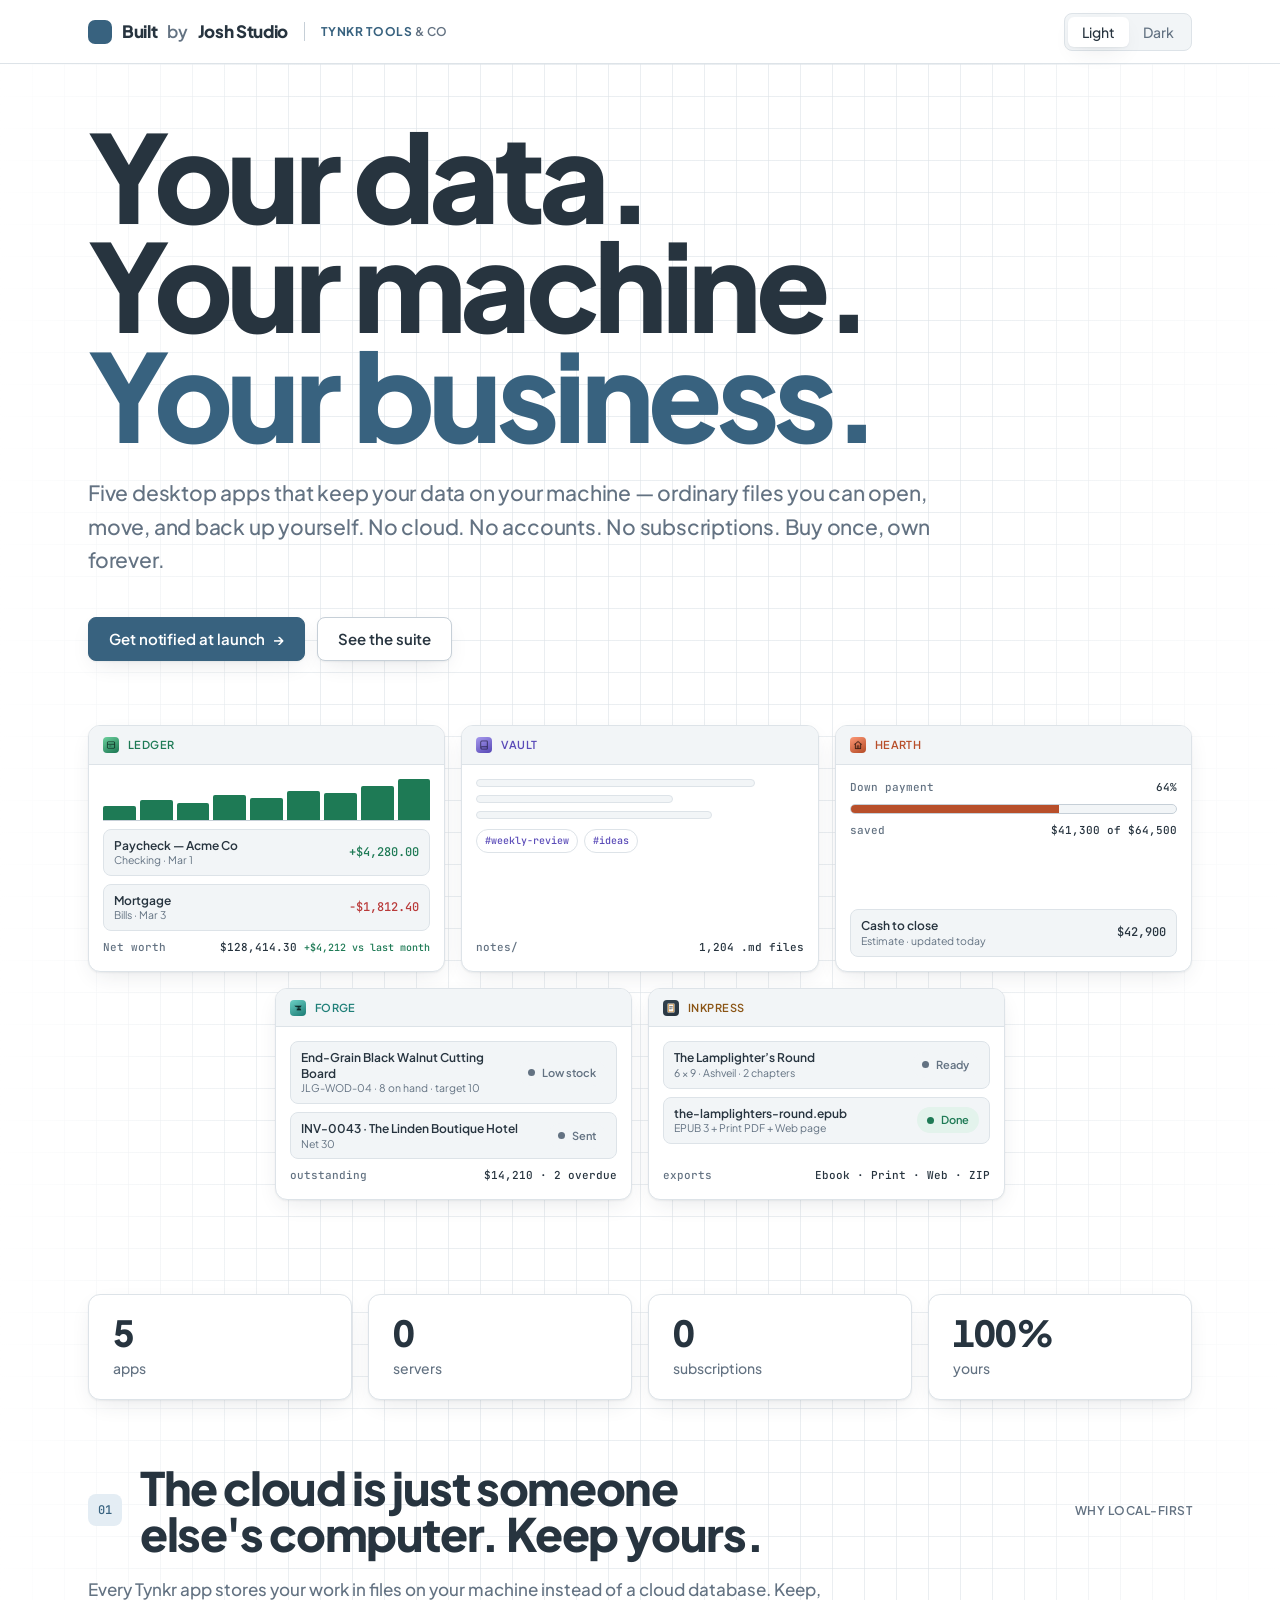
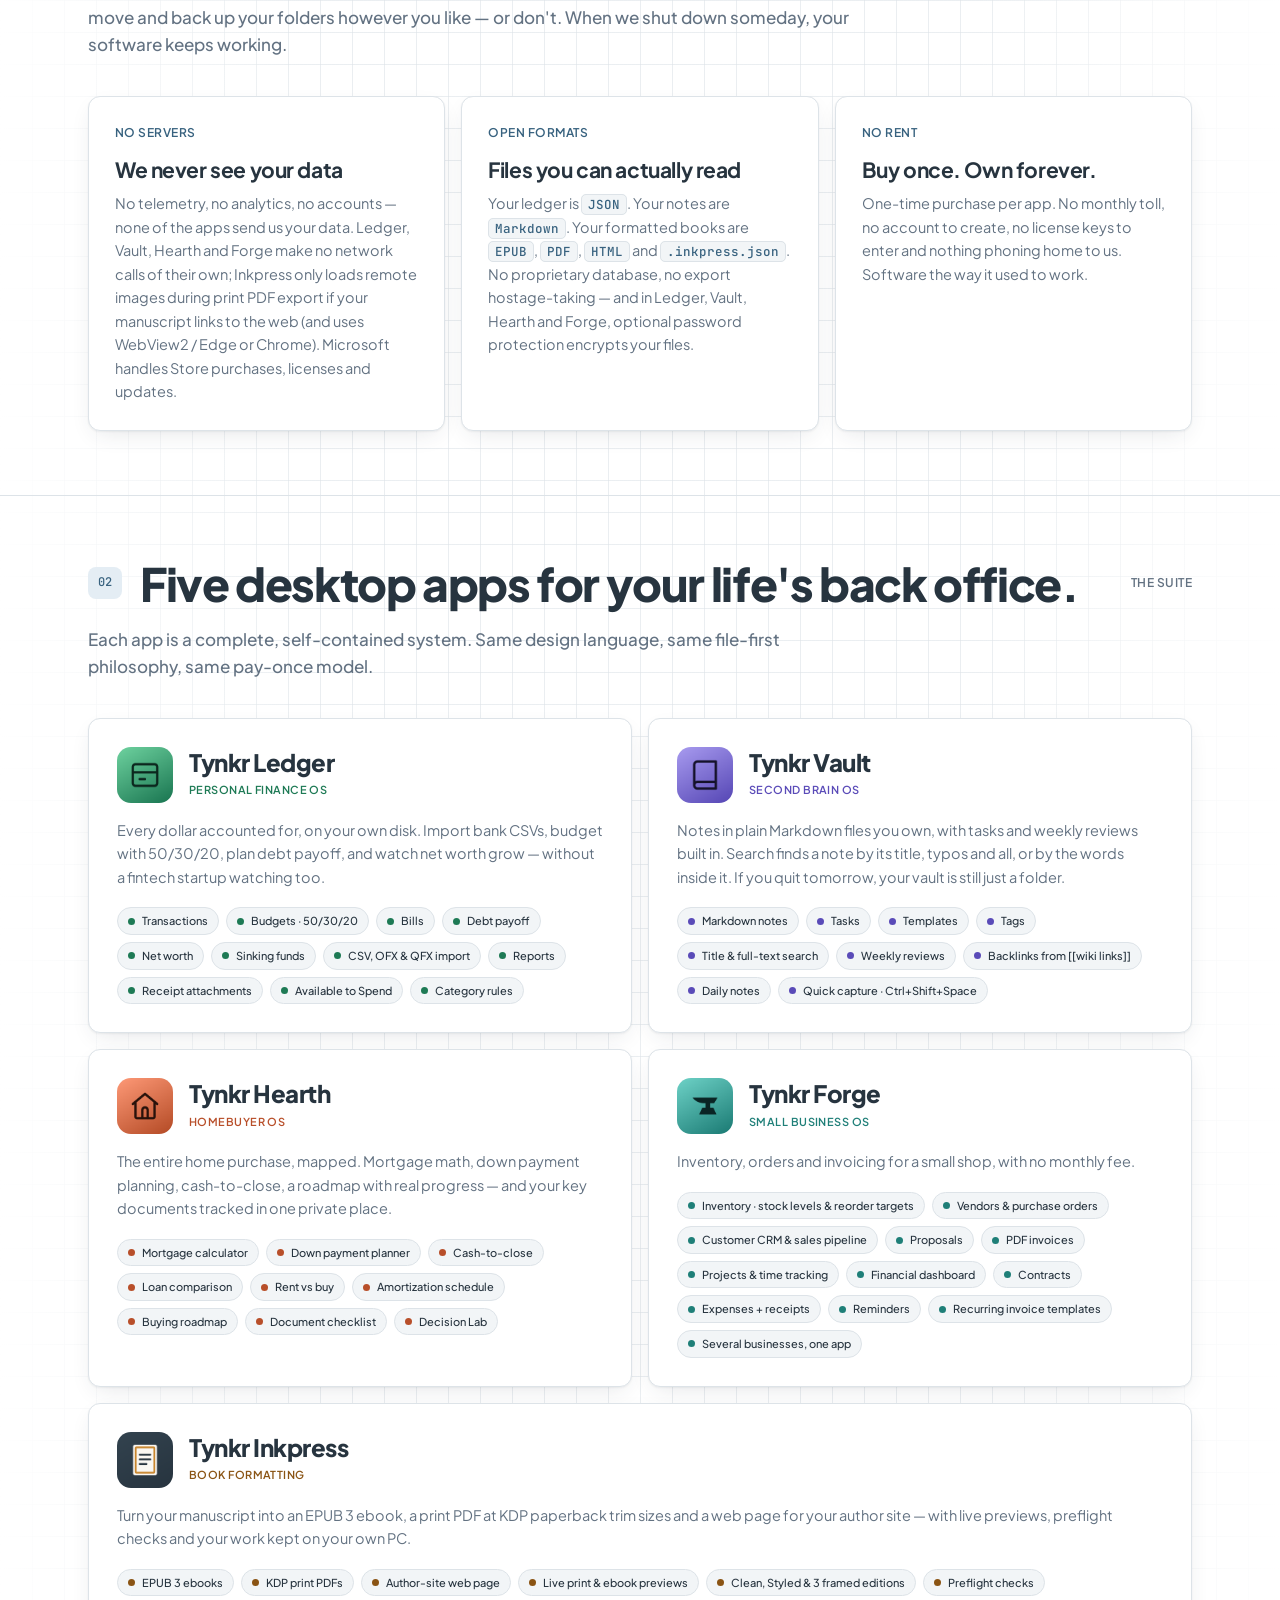
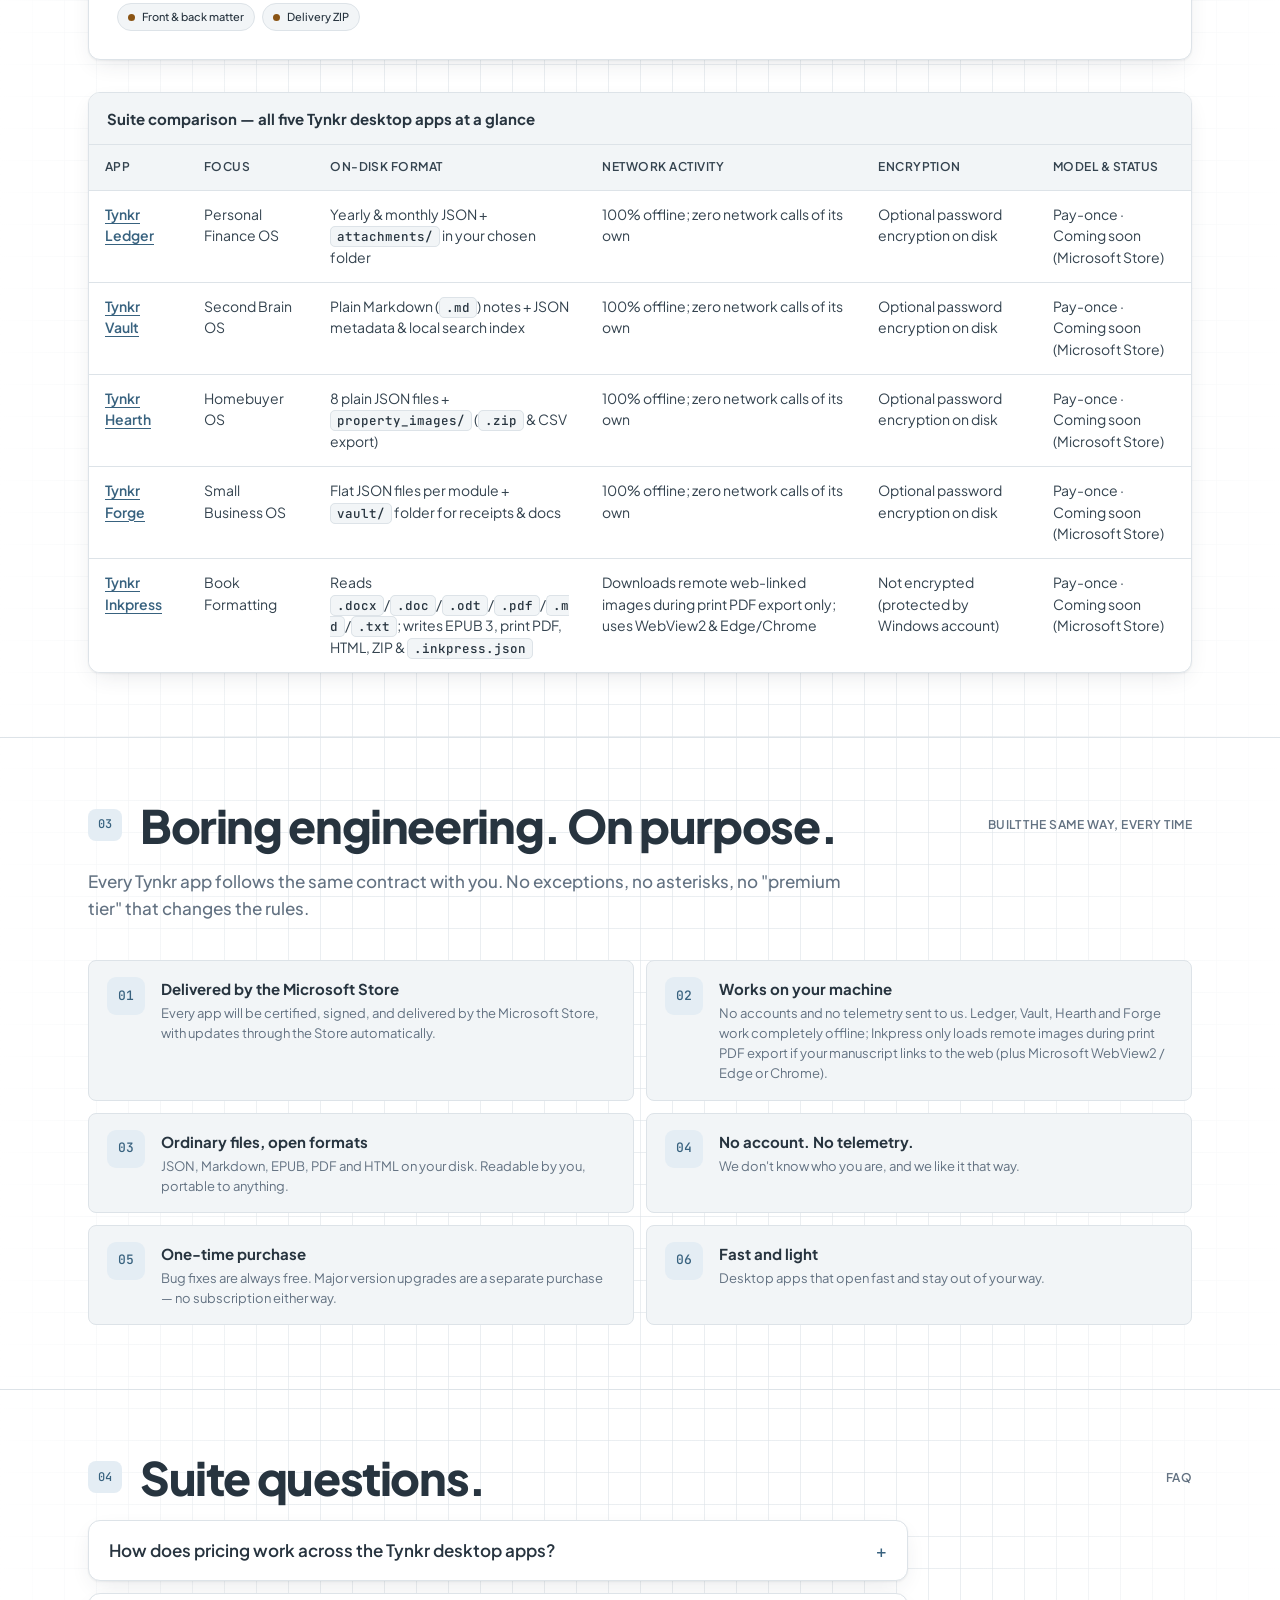
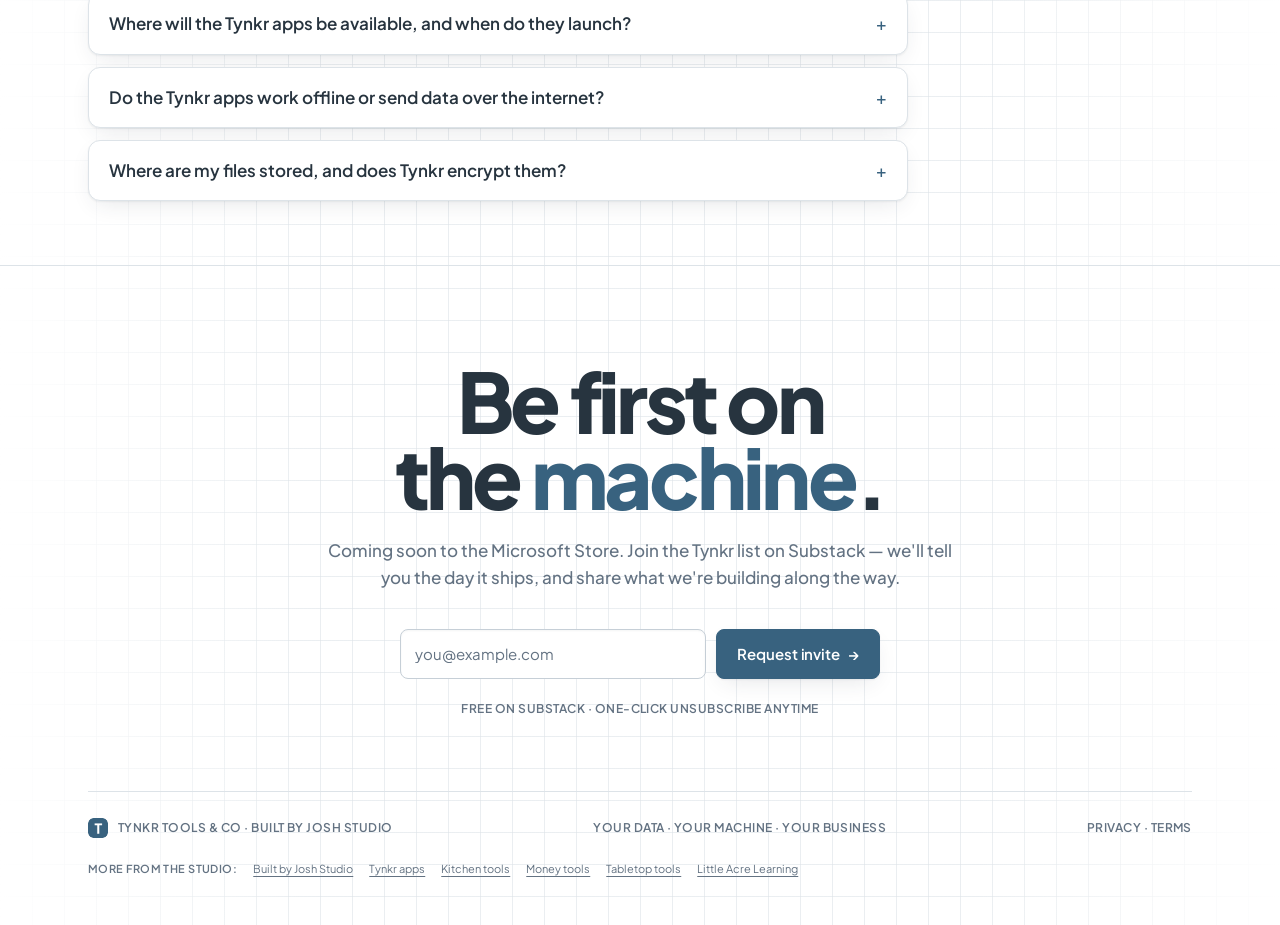
<file: index.html>
<!doctype html>
<html lang="en" data-theme="light" data-screen-label="Tynkr Landing — Kinetic">
<head>
<meta charset="utf-8">
<!-- Google Analytics 4 -->
<script async src="https://www.googletagmanager.com/gtag/js?id=G-QDSPBB7S9J"></script>
<script>
  window.dataLayer = window.dataLayer || [];
  function gtag(){dataLayer.push(arguments);}
  gtag('consent', 'default', { ad_storage: 'denied', ad_user_data: 'denied', ad_personalization: 'denied' });
  gtag('set', 'ads_data_redaction', true);
  gtag('js', new Date());
  var gaKeep = new URLSearchParams(); new URLSearchParams(location.search).forEach(function (v, k) { if (k.indexOf('utm_') === 0) gaKeep.append(k, v); });
  gtag('config', 'G-QDSPBB7S9J', { page_location: location.origin + location.pathname + (gaKeep.toString() ? '?' + gaKeep.toString() : ''), page_referrer: document.referrer.split(/[?#]/)[0], allow_google_signals: false, allow_ad_personalization_signals: false });
</script>
<meta name="viewport" content="width=device-width,initial-scale=1">
<title>Tynkr Tools &amp; Co — Your data. Your machine. Your business.</title>
<meta name="description" content="Five local-first desktop apps for Windows — Ledger, Vault, Hearth, Forge, and Inkpress. Ordinary files on your PC; no cloud, accounts, or fees.">
<meta name="robots" content="max-image-preview:large, max-snippet:-1, max-video-preview:-1">
<link rel="canonical" href="https://tynkr.builtbyjoshstudio.com/">
<meta property="og:title" content="Tynkr Tools &amp; Co — Your data. Your machine. Your business.">
<meta property="og:description" content="Five local-first desktop apps for Windows — Ledger, Vault, Hearth, Forge, and Inkpress. Ordinary files on your PC; no cloud, accounts, or fees.">
<meta property="og:image" content="https://tynkr.builtbyjoshstudio.com/assets/og-card.png">
<meta property="og:image:width" content="1200">
<meta property="og:image:height" content="630">
<meta property="og:image:alt" content="Tynkr Tools &amp; Co — Five local-first Windows desktop apps from Built by Josh Studio LLC.">
<meta property="og:site_name" content="Tynkr Tools & Co">
<meta name="twitter:card" content="summary_large_image">
<meta name="twitter:title" content="Tynkr Tools &amp; Co — Your data. Your machine. Your business.">
<meta name="twitter:description" content="Five local-first desktop apps for Windows — Ledger, Vault, Hearth, Forge, and Inkpress. Ordinary files on your PC; no cloud, accounts, or fees.">
<meta name="twitter:image" content="https://tynkr.builtbyjoshstudio.com/assets/og-card.png">
<link rel="icon" href="/favicon.ico" sizes="any">
<link rel="icon" type="image/png" sizes="32x32" href="/favicon-32x32.png">
<link rel="icon" type="image/png" sizes="16x16" href="/favicon-16x16.png">
<link rel="apple-touch-icon" sizes="180x180" href="/apple-touch-icon.png">
<meta property="og:type" content="website">
<meta property="og:url" content="https://tynkr.builtbyjoshstudio.com/">
<script type="application/ld+json">
{
  "@context": "https://schema.org",
  "@graph": [
    {
      "@type": "Organization",
      "@id": "https://builtbyjoshstudio.com/#organization",
      "name": "Built by Josh Studio LLC",
      "legalName": "Built by Josh Studio LLC",
      "url": "https://builtbyjoshstudio.com/",
      "email": "mailto:support@builtbyjoshstudio.com",
      "logo": {
        "@type": "ImageObject",
        "url": "https://tynkr.builtbyjoshstudio.com/assets/tynkr-tools-512.png",
        "width": 512,
        "height": 512
      }
    },
    {
      "@type": "WebSite",
      "@id": "https://tynkr.builtbyjoshstudio.com/#website",
      "name": "Tynkr Tools & Co",
      "url": "https://tynkr.builtbyjoshstudio.com/",
      "description": "Five local-first desktop apps for Windows — Ledger, Vault, Hearth, Forge, and Inkpress. Ordinary files on your PC; no cloud, accounts, or fees.",
      "inLanguage": "en-US",
      "publisher": {
        "@id": "https://builtbyjoshstudio.com/#organization"
      }
    },
    {
      "@type": "CollectionPage",
      "@id": "https://tynkr.builtbyjoshstudio.com/#webpage",
      "url": "https://tynkr.builtbyjoshstudio.com/",
      "name": "Tynkr Tools & Co — Your data. Your machine. Your business.",
      "description": "Five local-first desktop apps for Windows — Ledger, Vault, Hearth, Forge, and Inkpress. Ordinary files on your PC; no cloud, accounts, or fees.",
      "inLanguage": "en-US",
      "isPartOf": {
        "@id": "https://tynkr.builtbyjoshstudio.com/#website"
      },
      "mainEntity": {
        "@id": "https://tynkr.builtbyjoshstudio.com/#suite"
      },
      "primaryImageOfPage": "https://tynkr.builtbyjoshstudio.com/assets/og-card.png"
    },
    {
      "@type": "ItemList",
      "name": "Tynkr desktop app suite",
      "itemListElement": [
        {
          "@type": "ListItem",
          "position": 1,
          "name": "Tynkr Ledger — Personal Finance OS",
          "url": "https://tynkr.builtbyjoshstudio.com/ledger/"
        },
        {
          "@type": "ListItem",
          "position": 2,
          "name": "Tynkr Vault — Second Brain OS",
          "url": "https://tynkr.builtbyjoshstudio.com/vault/"
        },
        {
          "@type": "ListItem",
          "position": 3,
          "name": "Tynkr Hearth — Homebuyer OS",
          "url": "https://tynkr.builtbyjoshstudio.com/hearth/"
        },
        {
          "@type": "ListItem",
          "position": 4,
          "name": "Tynkr Forge — Small Business OS",
          "url": "https://tynkr.builtbyjoshstudio.com/forge/"
        },
        {
          "@type": "ListItem",
          "position": 5,
          "name": "Tynkr Inkpress — Book Formatting",
          "url": "https://tynkr.builtbyjoshstudio.com/inkpress/"
        }
      ],
      "@id": "https://tynkr.builtbyjoshstudio.com/#suite"
    },
    {
      "@type": "FAQPage",
      "@id": "https://tynkr.builtbyjoshstudio.com/#faq",
      "mainEntity": [
        {
          "@type": "Question",
          "name": "How does pricing work across the Tynkr desktop apps?",
          "acceptedAnswer": {
            "@type": "Answer",
            "text": "Every Tynkr app uses a pay-once model — a one-time purchase per app through the Microsoft Store when it launches. Bug fixes are always free, major version upgrades are a separate purchase, and there are no subscriptions, no accounts, and no in-app upgrades."
          }
        },
        {
          "@type": "Question",
          "name": "Where will the Tynkr apps be available, and when do they launch?",
          "acceptedAnswer": {
            "@type": "Answer",
            "text": "All five Tynkr apps are in development and coming soon for Windows. They will be certified, signed, sold, and delivered only through the Microsoft Store, with updates delivered automatically through the Store. You can join the Tynkr Tools & Co Substack list below for launch notifications."
          }
        },
        {
          "@type": "Question",
          "name": "Do the Tynkr apps work offline or send data over the internet?",
          "acceptedAnswer": {
            "@type": "Answer",
            "text": "None of the five apps have accounts, telemetry, or analytics, and none send your data to Built by Josh Studio LLC. Tynkr Ledger, Vault, Hearth, and Forge make no network calls of their own and work completely offline. Tynkr Inkpress makes one exception: during print PDF export, it downloads remote images linked from the web in your manuscript (use local images on your PC to avoid any connection); Inkpress also uses Microsoft Edge WebView2 (which includes SmartScreen) and Microsoft Edge or Google Chrome for print PDF export."
          }
        },
        {
          "@type": "Question",
          "name": "Where are my files stored, and does Tynkr encrypt them?",
          "acceptedAnswer": {
            "@type": "Answer",
            "text": "Every Tynkr app stores your work in ordinary files on your own Windows PC — JSON, Markdown, EPUB, PDF, and HTML — and uninstalling an app leaves your data in place. Tynkr Ledger, Vault, Hearth, and Forge save in a folder you choose and offer optional password protection that encrypts your files on disk. Tynkr Inkpress saves preferences and default exports in Documents\\Tynkr Inkpress plus a .inkpress.json sidecar next to each manuscript without encrypting them; those files are protected by your Windows account."
          }
        }
      ]
    }
  ]
}
</script>
<link rel="preload" href="/fonts/PlusJakartaSans-Variable.woff2" as="font" type="font/woff2" crossorigin>
<link rel="stylesheet" href="/css/tokens.css">
<link rel="stylesheet" href="/css/components.css">
<link rel="stylesheet" href="/css/tynkr.css">
</head>
<body>

<!-- ===== TOP BAR ===== -->
<header class="nav tk-nav">
  <div class="wrap">
    <div class="tk-brand">
      <a class="wordmark" href="/">Built <em>by</em> Josh Studio</a>
      <span class="line-tag"><b>TYNKR TOOLS</b> &amp; CO</span>
    </div>
    <div class="switch" role="group" aria-label="Theme">
      <button type="button" data-theme-btn="light" aria-pressed="true">Light</button>
      <button type="button" data-theme-btn="dark" aria-pressed="false">Dark</button>
    </div>
  </div>
</header>

<main>

  <!-- ===== HERO ===== -->
  <header class="hero" data-screen-label="Hero">
    <div class="wrap">
      <h1>Your data.<br>Your machine.<br><span class="em">Your business.</span></h1>
      <p class="hero-sub">Five desktop apps that keep your data on your machine — ordinary files you can open, move, and back up yourself. No cloud. No accounts. No subscriptions. Buy once, own forever.</p>

      <div class="hero-cta">
        <a class="btn primary" href="#beta">Get notified at launch <span class="arr">→</span></a>
        <a class="btn ghost" href="#apps">See the suite</a>
      </div>

      <!-- suite visual: flat solid app windows -->
      <div class="suite" aria-hidden="true">
        <div class="appwin">
          <div class="tbar"><img data-appfb="ledger" src="assets/tynkr-ledger-300.png" alt="" width="300" height="300">Ledger</div>
          <div class="body">
            <div class="spark" id="spark" aria-hidden="true"><i style="height:34%"></i><i style="height:48%"></i><i style="height:41%"></i><i style="height:60%"></i><i style="height:52%"></i><i style="height:71%"></i><i style="height:64%"></i><i style="height:83%"></i><i style="height:100%"></i></div>
            <div class="txstack" id="txstack">
              <div class="mini"><div><div class="tt">Paycheck — Acme Co</div><div class="ss">Checking · Mar 1</div></div><span class="amt" style="color:var(--pos)">+$4,280.00</span></div>
              <div class="mini"><div><div class="tt">Mortgage</div><div class="ss">Bills · Mar 3</div></div><span class="amt" style="color:var(--neg)">−$1,812.40</span></div>
            </div>
            <div class="klabel"><span>Net worth</span><span><b id="networth">$128,414.30</b><i class="delta">+$4,212 vs last month</i></span></div>
          </div>
        </div>
        <div class="appwin">
          <div class="tbar"><img data-appfb="vault" src="assets/tynkr-vault-300.png" alt="" width="300" height="300">Vault</div>
          <div class="body">
            <div class="noteline a"></div>
            <div class="noteline b"></div>
            <div class="noteline c"></div>
            <div class="tagrow"><span>#weekly-review</span><span>#ideas</span></div>
            <div class="klabel"><span>notes/</span><b>1,204 .md files</b></div>
          </div>
        </div>
        <div class="appwin">
          <div class="tbar"><img data-appfb="hearth" src="assets/tynkr-hearth-300.png" alt="" width="300" height="300">Hearth</div>
          <div class="body">
            <div class="klabel"><span>Down payment</span><b>64%</b></div>
            <div class="prog" id="hearth-prog"><i></i></div>
            <div class="klabel"><span>saved</span><b>$41,300 of $64,500</b></div>
            <div class="mini"><div><div class="tt">Cash to close</div><div class="ss">Estimate · updated today</div></div><span class="amt">$42,900</span></div>
          </div>
        </div>
        <div class="appwin">
          <div class="tbar"><img data-appfb="forge" src="assets/tynkr-forge-300.png" alt="" width="300" height="300">Forge</div>
          <div class="body">
            <div class="mini"><div><div class="tt">End-Grain Black Walnut Cutting Board</div><div class="ss">JLG-WOD-04 · 8 on hand · target 10</div></div><span class="badge plain"><span class="d"></span>Low stock</span></div>
            <div class="mini"><div><div class="tt">INV-0043 · The Linden Boutique Hotel</div><div class="ss">Net 30</div></div><span class="badge plain"><span class="d"></span>Sent</span></div>
            <div class="klabel"><span>outstanding</span><b>$14,210 · 2 overdue</b></div>
          </div>
        </div>
        <div class="appwin">
          <div class="tbar"><img data-appfb="inkpress" src="assets/tynkr-inkpress-300.png" alt="" width="300" height="300">Inkpress</div>
          <div class="body">
            <div class="mini"><div><div class="tt">The Lamplighter’s Round</div><div class="ss">6 × 9 · Ashveil · 2 chapters</div></div><span class="badge plain"><span class="d"></span>Ready</span></div>
            <div class="mini"><div><div class="tt">the-lamplighters-round.epub</div><div class="ss">EPUB 3 + Print PDF + Web page</div></div><span class="badge pos"><span class="d"></span>Done</span></div>
            <div class="klabel"><span>exports</span><b>Ebook · Print · Web · ZIP</b></div>
          </div>
        </div>
      </div>
    </div>
  </header>

  <!-- ===== STATS BAND ===== -->
  <div class="statband" data-screen-label="Stats band">
    <div class="wrap statrow" id="statrow">
      <div class="stat"><b data-count="5" data-suffix="">5</b><span>apps</span></div>
      <div class="stat"><b data-count="0" data-suffix="">0</b><span>servers</span></div>
      <div class="stat"><b data-count="0" data-suffix="">0</b><span>subscriptions</span></div>
      <div class="stat"><b data-count="100" data-suffix="%">100%</b><span>yours</span></div>
    </div>
  </div>

  <!-- ===== 01 · LOCAL-FIRST ===== -->
  <section class="s" id="local-first" style="margin-top:0;border-top:0" data-screen-label="Local-first pitch">
    <div class="wrap">
      <div class="s-head reveal">
        <span class="s-num">01</span>
        <h2>The cloud is just someone else's computer. Keep yours.</h2>
        <span class="tag">Why local-first</span>
      </div>
      <p class="lead reveal">Every Tynkr app stores your work in files on your machine instead of a cloud database. Keep, move and back up your folders however you like — or don't. When we shut down someday, your software keeps working.</p>
      <div class="panel-grid">
        <div class="panel reveal">
          <span class="cap">No servers</span>
          <h3>We never see your data</h3>
          <p>No telemetry, no analytics, no accounts — none of the apps send us your data. Ledger, Vault, Hearth and Forge make no network calls of their own; Inkpress only loads remote images during print PDF export if your manuscript links to the web (and uses WebView2 / Edge or Chrome). Microsoft handles Store purchases, licenses and updates.</p>
        </div>
        <div class="panel reveal">
          <span class="cap">Open formats</span>
          <h3>Files you can actually read</h3>
          <p>Your ledger is <code>JSON</code>. Your notes are <code>Markdown</code>. Your formatted books are <code>EPUB</code>, <code>PDF</code>, <code>HTML</code> and <code>.inkpress.json</code>. No proprietary database, no export hostage-taking — and in Ledger, Vault, Hearth and Forge, optional password protection encrypts your files.</p>
        </div>
        <div class="panel reveal">
          <span class="cap">No rent</span>
          <h3>Buy once. Own forever.</h3>
          <p>One-time purchase per app. No monthly toll, no account to create, no license keys to enter and nothing phoning home to us. Software the way it used to work.</p>
        </div>
      </div>
    </div>
  </section>

  <!-- ===== 02 · THE SUITE ===== -->
  <section class="s" id="apps" data-screen-label="Five apps">
    <div class="wrap">
      <div class="s-head reveal">
        <span class="s-num">02</span>
        <h2>Five desktop apps for your life's back office.</h2>
        <span class="tag">The suite</span>
      </div>
      <p class="lead reveal">Each app is a complete, self-contained system. Same design language, same file-first philosophy, same pay-once model.</p>
      <div class="apps-grid">
        <a class="app-card reveal" href="/ledger/" style="--ac:var(--c-ledger)">
          <div class="app-head">
            <img data-appfb="ledger" src="assets/tynkr-ledger-300.png" alt="Tynkr Ledger icon" width="300" height="300">
            <div><span class="name">Tynkr Ledger</span><span class="os">Personal Finance OS</span></div>
          </div>
          <p class="desc">Every dollar accounted for, on your own disk. Import bank CSVs, budget with 50/30/20, plan debt payoff, and watch net worth grow — without a fintech startup watching too.</p>
          <div class="feat">
            <span class="badge"><span class="d"></span>Transactions</span><span class="badge"><span class="d"></span>Budgets · 50/30/20</span><span class="badge"><span class="d"></span>Bills</span><span class="badge"><span class="d"></span>Debt payoff</span><span class="badge"><span class="d"></span>Net worth</span><span class="badge"><span class="d"></span>Sinking funds</span><span class="badge"><span class="d"></span>CSV, OFX &amp; QFX import</span><span class="badge"><span class="d"></span>Reports</span><span class="badge"><span class="d"></span>Receipt attachments</span><span class="badge"><span class="d"></span>Available to Spend</span><span class="badge"><span class="d"></span>Category rules</span>
          </div>
        </a>
        <a class="app-card reveal" href="/vault/" style="--ac:var(--c-vault)">
          <div class="app-head">
            <img data-appfb="vault" src="assets/tynkr-vault-300.png" alt="Tynkr Vault icon" width="300" height="300">
            <div><span class="name">Tynkr Vault</span><span class="os">Second Brain OS</span></div>
          </div>
          <p class="desc">Notes in plain Markdown files you own, with tasks and weekly reviews built in. Search finds a note by its title, typos and all, or by the words inside it. If you quit tomorrow, your vault is still just a folder.</p>
          <div class="feat">
            <span class="badge"><span class="d"></span>Markdown notes</span><span class="badge"><span class="d"></span>Tasks</span><span class="badge"><span class="d"></span>Templates</span><span class="badge"><span class="d"></span>Tags</span><span class="badge"><span class="d"></span>Title &amp; full-text search</span><span class="badge"><span class="d"></span>Weekly reviews</span><span class="badge"><span class="d"></span>Backlinks from [[wiki links]]</span><span class="badge"><span class="d"></span>Daily notes</span><span class="badge"><span class="d"></span>Quick capture · Ctrl+Shift+Space</span>
          </div>
        </a>
        <a class="app-card reveal" href="/hearth/" style="--ac:var(--c-hearth)">
          <div class="app-head">
            <img data-appfb="hearth" src="assets/tynkr-hearth-300.png" alt="Tynkr Hearth icon" width="300" height="300">
            <div><span class="name">Tynkr Hearth</span><span class="os">Homebuyer OS</span></div>
          </div>
          <p class="desc">The entire home purchase, mapped. Mortgage math, down payment planning, cash-to-close, a roadmap with real progress — and your key documents tracked in one private place.</p>
          <div class="feat">
            <span class="badge"><span class="d"></span>Mortgage calculator</span><span class="badge"><span class="d"></span>Down payment planner</span><span class="badge"><span class="d"></span>Cash-to-close</span><span class="badge"><span class="d"></span>Loan comparison</span><span class="badge"><span class="d"></span>Rent vs buy</span><span class="badge"><span class="d"></span>Amortization schedule</span><span class="badge"><span class="d"></span>Buying roadmap</span><span class="badge"><span class="d"></span>Document checklist</span><span class="badge"><span class="d"></span>Decision Lab</span>
          </div>
        </a>
        <a class="app-card reveal" href="/forge/" style="--ac:var(--c-forge)">
          <div class="app-head">
            <img data-appfb="forge" src="assets/tynkr-forge-300.png" alt="Tynkr Forge icon" width="300" height="300">
            <div><span class="name">Tynkr Forge</span><span class="os">Small Business OS</span></div>
          </div>
          <p class="desc">Inventory, orders and invoicing for a small shop, with no monthly fee.</p>
          <div class="feat">
            <span class="badge"><span class="d"></span>Inventory · stock levels &amp; reorder targets</span><span class="badge"><span class="d"></span>Vendors &amp; purchase orders</span><span class="badge"><span class="d"></span>Customer CRM &amp; sales pipeline</span><span class="badge"><span class="d"></span>Proposals</span><span class="badge"><span class="d"></span>PDF invoices</span><span class="badge"><span class="d"></span>Projects &amp; time tracking</span><span class="badge"><span class="d"></span>Financial dashboard</span><span class="badge"><span class="d"></span>Contracts</span><span class="badge"><span class="d"></span>Expenses + receipts</span><span class="badge"><span class="d"></span>Reminders</span><span class="badge"><span class="d"></span>Recurring invoice templates</span><span class="badge"><span class="d"></span>Several businesses, one app</span>
          </div>
        </a>
        <a class="app-card reveal" href="/inkpress/" style="--ac:var(--c-inkpress)">
          <div class="app-head">
            <img data-appfb="inkpress" src="assets/tynkr-inkpress-300.png" alt="Tynkr Inkpress icon" width="300" height="300">
            <div><span class="name">Tynkr Inkpress</span><span class="os">Book Formatting</span></div>
          </div>
          <p class="desc">Turn your manuscript into an EPUB 3 ebook, a print PDF at KDP paperback trim sizes and a web page for your author site — with live previews, preflight checks and your work kept on your own PC.</p>
          <div class="feat">
            <span class="badge"><span class="d"></span>EPUB 3 ebooks</span><span class="badge"><span class="d"></span>KDP print PDFs</span><span class="badge"><span class="d"></span>Author-site web page</span><span class="badge"><span class="d"></span>Live print &amp; ebook previews</span><span class="badge"><span class="d"></span>Clean, Styled &amp; 3 framed editions</span><span class="badge"><span class="d"></span>Preflight checks</span><span class="badge"><span class="d"></span>Front &amp; back matter</span><span class="badge"><span class="d"></span>Delivery ZIP</span>
          </div>
        </a>
      </div>
      <div class="spec-wrap reveal">
        <table class="spec-table spec-table--compare">
          <caption>Suite comparison — all five Tynkr desktop apps at a glance</caption>
          <thead>
            <tr>
              <th scope="col">App</th>
              <th scope="col">Focus</th>
              <th scope="col">On-disk format</th>
              <th scope="col">Network activity</th>
              <th scope="col">Encryption</th>
              <th scope="col">Model &amp; status</th>
            </tr>
          </thead>
          <tbody>
            <tr>
              <th scope="row" data-label="App"><a href="/ledger/">Tynkr Ledger</a></th>
              <td data-label="Focus">Personal Finance OS</td>
              <td data-label="On-disk format">Yearly &amp; monthly JSON + <code>attachments/</code> in your chosen folder</td>
              <td data-label="Network activity">100% offline; zero network calls of its own</td>
              <td data-label="Encryption">Optional password encryption on disk</td>
              <td data-label="Model &amp; status">Pay-once · Coming soon (Microsoft Store)</td>
            </tr>
            <tr>
              <th scope="row" data-label="App"><a href="/vault/">Tynkr Vault</a></th>
              <td data-label="Focus">Second Brain OS</td>
              <td data-label="On-disk format">Plain Markdown (<code>.md</code>) notes + JSON metadata &amp; local search index</td>
              <td data-label="Network activity">100% offline; zero network calls of its own</td>
              <td data-label="Encryption">Optional password encryption on disk</td>
              <td data-label="Model &amp; status">Pay-once · Coming soon (Microsoft Store)</td>
            </tr>
            <tr>
              <th scope="row" data-label="App"><a href="/hearth/">Tynkr Hearth</a></th>
              <td data-label="Focus">Homebuyer OS</td>
              <td data-label="On-disk format">8 plain JSON files + <code>property_images/</code> (<code>.zip</code> &amp; CSV export)</td>
              <td data-label="Network activity">100% offline; zero network calls of its own</td>
              <td data-label="Encryption">Optional password encryption on disk</td>
              <td data-label="Model &amp; status">Pay-once · Coming soon (Microsoft Store)</td>
            </tr>
            <tr>
              <th scope="row" data-label="App"><a href="/forge/">Tynkr Forge</a></th>
              <td data-label="Focus">Small Business OS</td>
              <td data-label="On-disk format">Flat JSON files per module + <code>vault/</code> folder for receipts &amp; docs</td>
              <td data-label="Network activity">100% offline; zero network calls of its own</td>
              <td data-label="Encryption">Optional password encryption on disk</td>
              <td data-label="Model &amp; status">Pay-once · Coming soon (Microsoft Store)</td>
            </tr>
            <tr>
              <th scope="row" data-label="App"><a href="/inkpress/">Tynkr Inkpress</a></th>
              <td data-label="Focus">Book Formatting</td>
              <td data-label="On-disk format">Reads <code>.docx</code>/<code>.doc</code>/<code>.odt</code>/<code>.pdf</code>/<code>.md</code>/<code>.txt</code>; writes EPUB 3, print PDF, HTML, ZIP &amp; <code>.inkpress.json</code></td>
              <td data-label="Network activity">Downloads remote web-linked images during print PDF export only; uses WebView2 &amp; Edge/Chrome</td>
              <td data-label="Encryption">Not encrypted (protected by Windows account)</td>
              <td data-label="Model &amp; status">Pay-once · Coming soon (Microsoft Store)</td>
            </tr>
          </tbody>
        </table>
      </div>
    </div>
  </section>

  <!-- ===== 03 · ENGINEERING ===== -->
  <section class="s" id="engineering" data-screen-label="Engineering trust">
    <div class="wrap">
      <div class="s-head reveal">
        <span class="s-num">03</span>
        <h2>Boring engineering. On purpose.</h2>
        <span class="tag">Built the same way, every time</span>
      </div>
      <p class="lead reveal">Every Tynkr app follows the same contract with you. No exceptions, no asterisks, no "premium tier" that changes the rules.</p>
      <div class="eng-rows">
        <div class="li reveal"><div class="av">01</div><div><div class="tt">Delivered by the Microsoft Store</div><div class="ss">Every app will be certified, signed, and delivered by the Microsoft Store, with updates through the Store automatically.</div></div></div>
        <div class="li reveal"><div class="av">02</div><div><div class="tt">Works on your machine</div><div class="ss">No accounts and no telemetry sent to us. Ledger, Vault, Hearth and Forge work completely offline; Inkpress only loads remote images during print PDF export if your manuscript links to the web (plus Microsoft WebView2 / Edge or Chrome).</div></div></div>
        <div class="li reveal"><div class="av">03</div><div><div class="tt">Ordinary files, open formats</div><div class="ss">JSON, Markdown, EPUB, PDF and HTML on your disk. Readable by you, portable to anything.</div></div></div>
        <div class="li reveal"><div class="av">04</div><div><div class="tt">No account. No telemetry.</div><div class="ss">We don't know who you are, and we like it that way.</div></div></div>
        <div class="li reveal"><div class="av">05</div><div><div class="tt">One-time purchase</div><div class="ss">Bug fixes are always free. Major version upgrades are a separate purchase — no subscription either way.</div></div></div>
        <div class="li reveal"><div class="av">06</div><div><div class="tt">Fast and light</div><div class="ss">Desktop apps that open fast and stay out of your way.</div></div></div>
      </div>
    </div>
  </section>

  <!-- ===== 04 · FAQ ===== -->
  <section class="s" id="faq" data-screen-label="FAQ">
    <div class="wrap">
      <div class="s-head reveal">
        <span class="s-num">04</span>
        <h2>Suite questions.</h2>
        <span class="tag">FAQ</span>
      </div>
      <div class="faq">
        <details class="reveal"><summary>How does pricing work across the Tynkr desktop apps?</summary><p>Every Tynkr app uses a pay-once model — a one-time purchase per app through the Microsoft Store when it launches. Bug fixes are always free, major version upgrades are a separate purchase, and there are no subscriptions, no accounts, and no in-app upgrades.</p></details>

        <details class="reveal"><summary>Where will the Tynkr apps be available, and when do they launch?</summary><p>All five Tynkr apps are in development and coming soon for Windows. They will be certified, signed, sold, and delivered only through the Microsoft Store, with updates delivered automatically through the Store. You can join the Tynkr Tools &amp; Co Substack list below for launch notifications.</p></details>

        <details class="reveal"><summary>Do the Tynkr apps work offline or send data over the internet?</summary><p>None of the five apps have accounts, telemetry, or analytics, and none send your data to Built by Josh Studio LLC. Tynkr Ledger, Vault, Hearth, and Forge make no network calls of their own and work completely offline. Tynkr Inkpress makes one exception: during print PDF export, it downloads remote images linked from the web in your manuscript (use local images on your PC to avoid any connection); Inkpress also uses Microsoft Edge WebView2 (which includes SmartScreen) and Microsoft Edge or Google Chrome for print PDF export.</p></details>

        <details class="reveal"><summary>Where are my files stored, and does Tynkr encrypt them?</summary><p>Every Tynkr app stores your work in ordinary files on your own Windows PC — JSON, Markdown, EPUB, PDF, and HTML — and uninstalling an app leaves your data in place. Tynkr Ledger, Vault, Hearth, and Forge save in a folder you choose and offer optional password protection that encrypts your files on disk. Tynkr Inkpress saves preferences and default exports in Documents\Tynkr Inkpress plus a .inkpress.json sidecar next to each manuscript without encrypting them; those files are protected by your Windows account.</p></details>
      </div>
    </div>
  </section>

  <!-- ===== BETA CTA ===== -->
  <section class="closing" id="beta" data-screen-label="Beta signup">
    <div class="wrap">
      <h2 class="reveal">Be first on<br>the <span class="em">machine</span>.</h2>
      <p class="reveal">Coming soon to the Microsoft Store. Join the Tynkr list on Substack — we'll tell you the day it ships, and share what we're building along the way.</p>
      <form class="beta-form reveal" id="beta-form">
        <input type="email" name="email" required placeholder="you@example.com" aria-label="Email address">
        <button class="btn primary" type="submit">Request invite <span class="arr">→</span></button>
      </form>
      <p class="form-done" id="form-done">✓ You're on the list. One email, when it's ready. That's it.</p>
      <p class="form-err" id="form-err">Something went wrong — nothing was sent. Please try again, or email <a href="mailto:support@builtbyjoshstudio.com">support@builtbyjoshstudio.com</a>.</p>
      <p class="form-note">Free on Substack · one-click unsubscribe anytime</p>
    </div>
  </section>

</main>

  <div class="wrap">
    <footer class="foot">
      <span class="fb"><img data-appfb="tools" src="assets/tynkr-tools-512.png" alt="" width="512" height="512">TYNKR TOOLS &amp; CO · BUILT BY JOSH STUDIO</span>
      <span>YOUR DATA · YOUR MACHINE · YOUR BUSINESS</span><span><a href="/privacy/">PRIVACY</a> · <a href="/terms/">TERMS</a></span>
    </footer>
    <nav aria-label="More from Built by Josh Studio" class="studio-links">
      <span>More from the studio:</span>
      <a href="https://builtbyjoshstudio.com/">Built by Josh Studio</a>
      <a href="https://tynkr.builtbyjoshstudio.com/">Tynkr apps</a>
      <a href="https://cooking.builtbyjoshstudio.com/tools/">Kitchen tools</a>
      <a href="https://tools.builtbyjoshstudio.com/money/">Money tools</a>
      <a href="https://writing.builtbyjoshstudio.com/tabletop/">Tabletop tools</a>
      <a href="https://littleacrelearning.com/">Little Acre Learning</a>
    </nav>
  </div>

<script>
  document.documentElement.classList.add('js');

  const order = ['light', 'dark'];
  // Dark is the apps' own dark theme (tokens.css "dark", the same Payne's gray the apps use)
  const ATTR = { light: 'light', dark: 'dark' };
  const btns = [...document.querySelectorAll('[data-theme-btn]')];
  const reduce = window.matchMedia('(prefers-reduced-motion: reduce)').matches;

  // save = true only when the visitor picked the theme; the default is never written
  function applyTheme(t, save) {
    document.documentElement.setAttribute('data-theme', ATTR[t]);
    btns.forEach(b => b.setAttribute('aria-pressed', b.dataset.themeBtn === t ? 'true' : 'false'));
    if (save) { try { localStorage.setItem('tynkr-site-theme', t); } catch (e) {} }
  }

  function setTheme(t, evt) {
    if (!document.startViewTransition || reduce || !evt) { applyTheme(t, true); return; }
    const x = evt.clientX, y = evt.clientY;
    const r = Math.hypot(Math.max(x, innerWidth - x), Math.max(y, innerHeight - y));
    const vt = document.startViewTransition(() => applyTheme(t, true));
    vt.ready.then(() => {
      document.documentElement.animate(
        { clipPath: [`circle(0px at ${x}px ${y}px)`, `circle(${r}px at ${x}px ${y}px)`] },
        { duration: 560, easing: 'cubic-bezier(.4,0,.2,1)', pseudoElement: '::view-transition-new(root)' }
      );
    }).catch(() => {});
    vt.finished.catch(() => {});
  }

  btns.forEach(b => b.addEventListener('click', (e) => setTheme(b.dataset.themeBtn, e)));

  // restore the visitor's own choice; the site opens light (an old saved "mist" opens light too)
  try {
    if (localStorage.getItem('tynkr-site-theme') === 'dark') applyTheme('dark', false);
  } catch (e) {}

  // scroll reveal
  if (!reduce && 'IntersectionObserver' in window) {
    const io = new IntersectionObserver((entries) => {
      entries.forEach((en, i) => {
        if (en.isIntersecting) {
          en.target.style.transitionDelay = Math.min(i * 60, 240) + 'ms';
          en.target.classList.add('in');
          io.unobserve(en.target);
        }
      });
    }, { threshold: 0.12, rootMargin: '0px 0px -8% 0px' });
    document.querySelectorAll('.reveal').forEach(el => io.observe(el));
  } else {
    document.querySelectorAll('.reveal').forEach(el => el.classList.add('in'));
  }

  // beta form — send subscribers to the Tynkr Tools & Co Substack, email pre-filled.
  const SUBSTACK_SUBSCRIBE = 'https://tynkrtoolsco.substack.com/subscribe';
  const betaForm = document.getElementById('beta-form');
  betaForm.addEventListener('submit', (e) => {
    e.preventDefault();
    const input = betaForm.querySelector('input[name="email"]');
    const email = (input.value || '').trim();
    if (!email) { input.focus(); return; }
    const btn = betaForm.querySelector('button');
    btn.disabled = true; btn.firstChild.textContent = 'Taking you there… ';
    window.location.href = SUBSTACK_SUBSCRIBE + '?email=' + encodeURIComponent(email);
  });

  // ---- fintech instrument layer: count-ups, spark reveal, progress fill, live tx ----
  const easeOut = t => 1 - Math.pow(1 - t, 3);

  function countUp(el, target, dur, fmt) {
    if (reduce) { el.textContent = fmt(target); return; }
    const t0 = performance.now();
    (function frame(now) {
      const p = Math.min((now - t0) / dur, 1);
      el.textContent = fmt(target * easeOut(p));
      if (p < 1) requestAnimationFrame(frame);
    })(t0);
  }

  const money = v => '$' + v.toLocaleString('en-US', { minimumFractionDigits: 2, maximumFractionDigits: 2 });

  // net worth + spark + progress: trigger on first reveal of the suite
  const suite = document.querySelector('.suite');
  if (suite) {
    const suiteIO = new IntersectionObserver((es) => {
      es.forEach(en => {
        if (!en.isIntersecting) return;
        suiteIO.disconnect();
        countUp(document.getElementById('networth'), 128414.30, 900, money);
        document.getElementById('spark').classList.add('in');
        requestAnimationFrame(() => document.getElementById('hearth-prog').classList.add('fill'));
      });
    }, { threshold: 0.3 });
    suiteIO.observe(suite);
  }

  // stats band count-ups
  const statrow = document.getElementById('statrow');
  if (statrow) {
    const statIO = new IntersectionObserver((es) => {
      es.forEach(en => {
        if (!en.isIntersecting) return;
        statIO.disconnect();
        statrow.querySelectorAll('[data-count]').forEach(el => {
          const target = +el.dataset.count, sfx = el.dataset.suffix || '';
          countUp(el, target, 900, v => Math.round(v) + sfx);
        });
      });
    }, { threshold: 0.4 });
    statIO.observe(statrow);
  }

  // live transaction feed — cycles while on screen, pauses off-viewport
  const TX = [
    { tt: 'Grocery Outlet', ss: 'Checking · Mar 4', amt: '−$86.12', neg: true },
    { tt: 'Transfer to savings', ss: 'Transfer · Mar 5', amt: '+$150.00', neg: false },
    { tt: 'Electric bill', ss: 'Bills · Mar 6', amt: '−$114.60', neg: true },
    { tt: 'Freelance invoice', ss: 'Checking · Mar 7', amt: '+$975.00', neg: false },
    { tt: 'Internet', ss: 'Bills · Mar 8', amt: '−$69.99', neg: true },
    { tt: 'CSV import — 34 rows', ss: 'Chase · Mar 9', amt: '✓', neg: false }
  ];
  const stack = document.getElementById('txstack');
  if (stack && !reduce) {
    let txi = 0, timer = null;
    const feedIO = new IntersectionObserver((es) => {
      es.forEach(en => {
        if (en.isIntersecting && !timer) timer = setInterval(tick, 6000);
        if (!en.isIntersecting && timer) { clearInterval(timer); timer = null; }
      });
    }, { threshold: 0.2 });
    feedIO.observe(stack);
    function tick() {
      const tx = TX[txi++ % TX.length];
      const row = document.createElement('div');
      row.className = 'mini enter';
      row.innerHTML = '<div><div class="tt"></div><div class="ss"></div></div>' +
        '<span class="amt" style="color:var(' + (tx.neg ? '--neg' : '--pos') + ')"></span>';
      row.querySelector('.tt').textContent = tx.tt;
      row.querySelector('.ss').textContent = tx.ss;
      row.querySelector('.amt').textContent = tx.amt;
      const rows = stack.querySelectorAll('.mini');
      const last = rows[rows.length - 1];
      last.classList.add('exit');
      stack.prepend(row);
      setTimeout(() => last.remove(), 320);
    }
  }

  // icon fallback — flat colored square with app initial if a PNG fails.
  // Runs on the error event AND on images that already 404'd before this
  // script attached (complete && naturalWidth === 0), so the fallback is
  // reliable regardless of when the failed load resolves.
  const FB = { ledger: 'var(--c-ledger)', vault: 'var(--c-vault)', hearth: 'var(--c-hearth)', forge: 'var(--c-forge)', inkpress: 'var(--c-inkpress)', tools: 'var(--accent)' };
  function appFallback(img) {
    if (!img.parentNode) return;
    const app = img.dataset.appfb;
    const size = Math.round(img.getBoundingClientRect().width) || 20;
    const fb = document.createElement('span');
    fb.setAttribute('role', 'img');
    fb.setAttribute('aria-label', img.alt || ('Tynkr ' + app));
    fb.style.cssText = 'display:inline-grid;place-items:center;flex-shrink:0;' +
      'width:' + size + 'px;height:' + size + 'px;border-radius:' + Math.round(size * .24) + 'px;' +
      'background:' + FB[app] + ';color:var(--accent-ink);font-family:var(--font-display);' +
      'font-weight:800;font-size:' + Math.round(size * .52) + 'px;line-height:1;';
    fb.textContent = app.charAt(0).toUpperCase();
    img.replaceWith(fb);
  }
  document.querySelectorAll('img[data-appfb]').forEach(img => {
    img.addEventListener('error', () => appFallback(img), { once: true });
    if (img.complete && img.naturalWidth === 0) appFallback(img);
  });
</script>

</body>
</html>
</file>
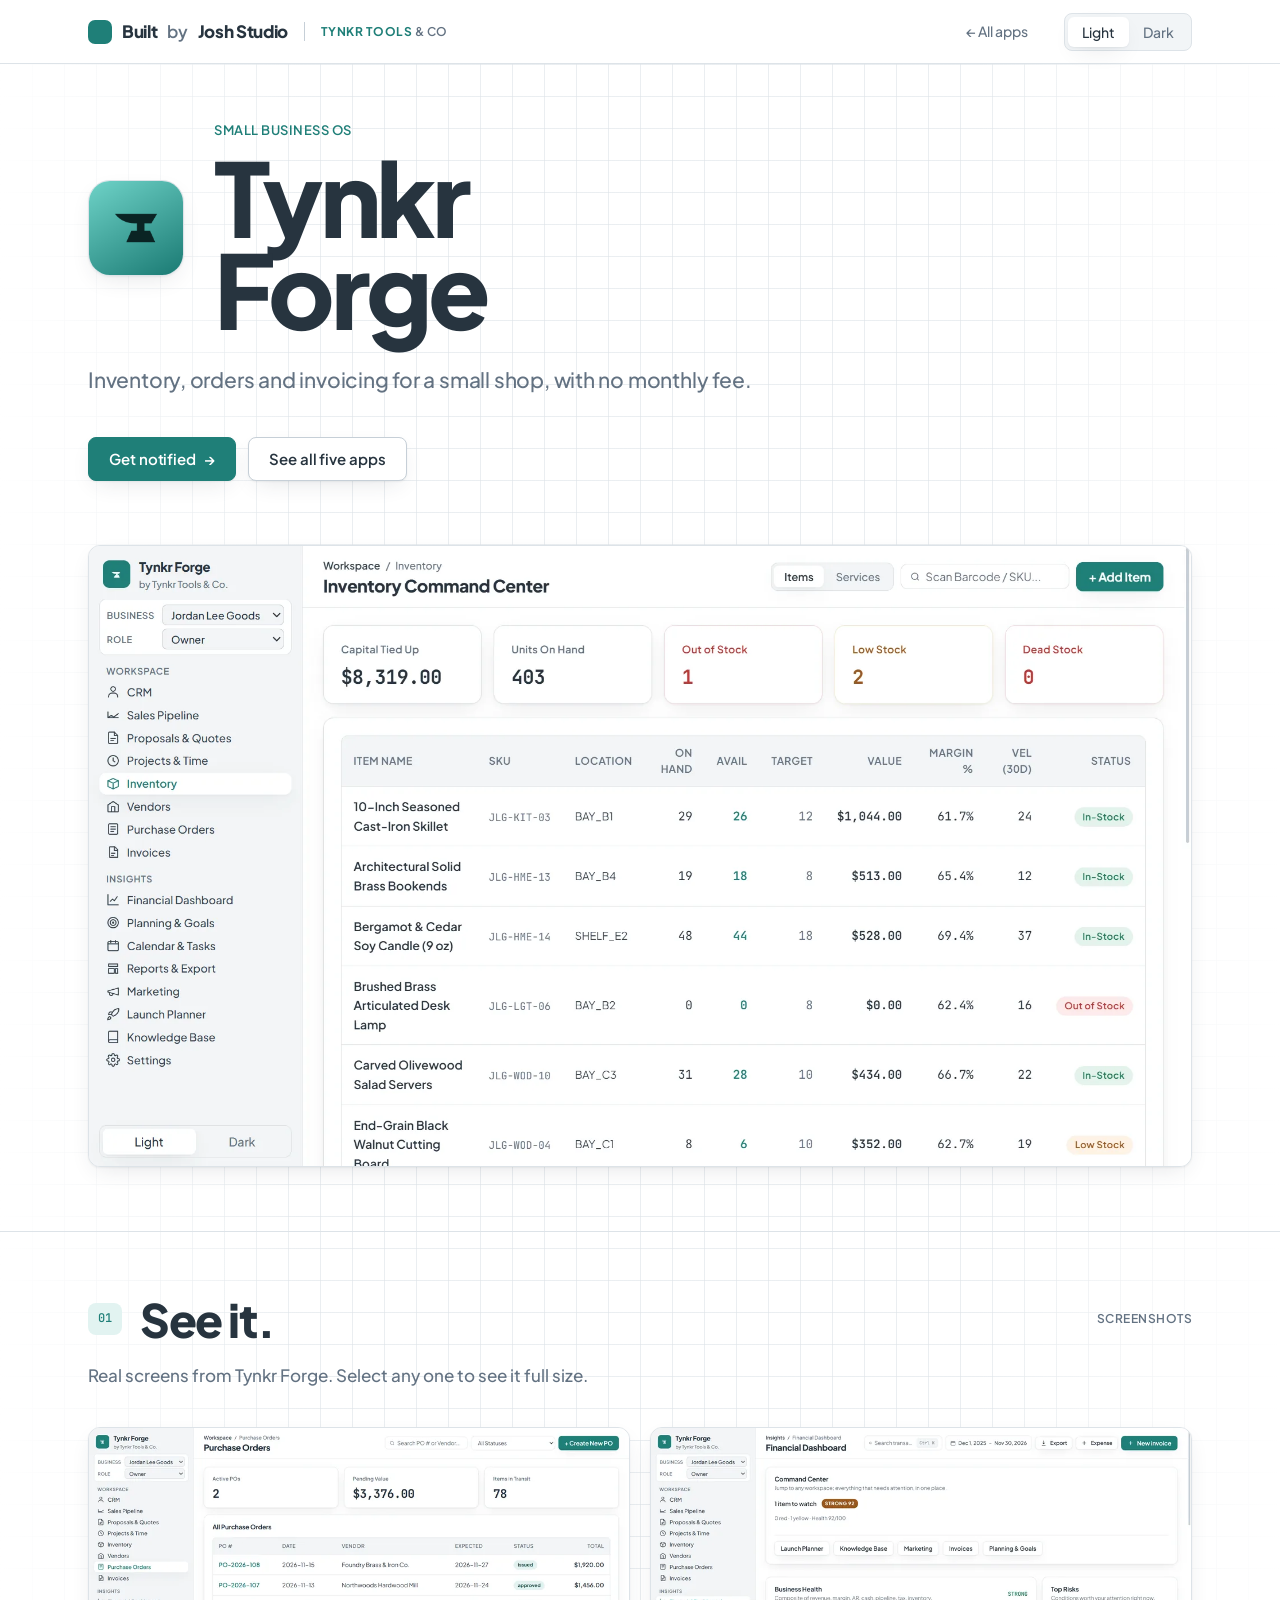
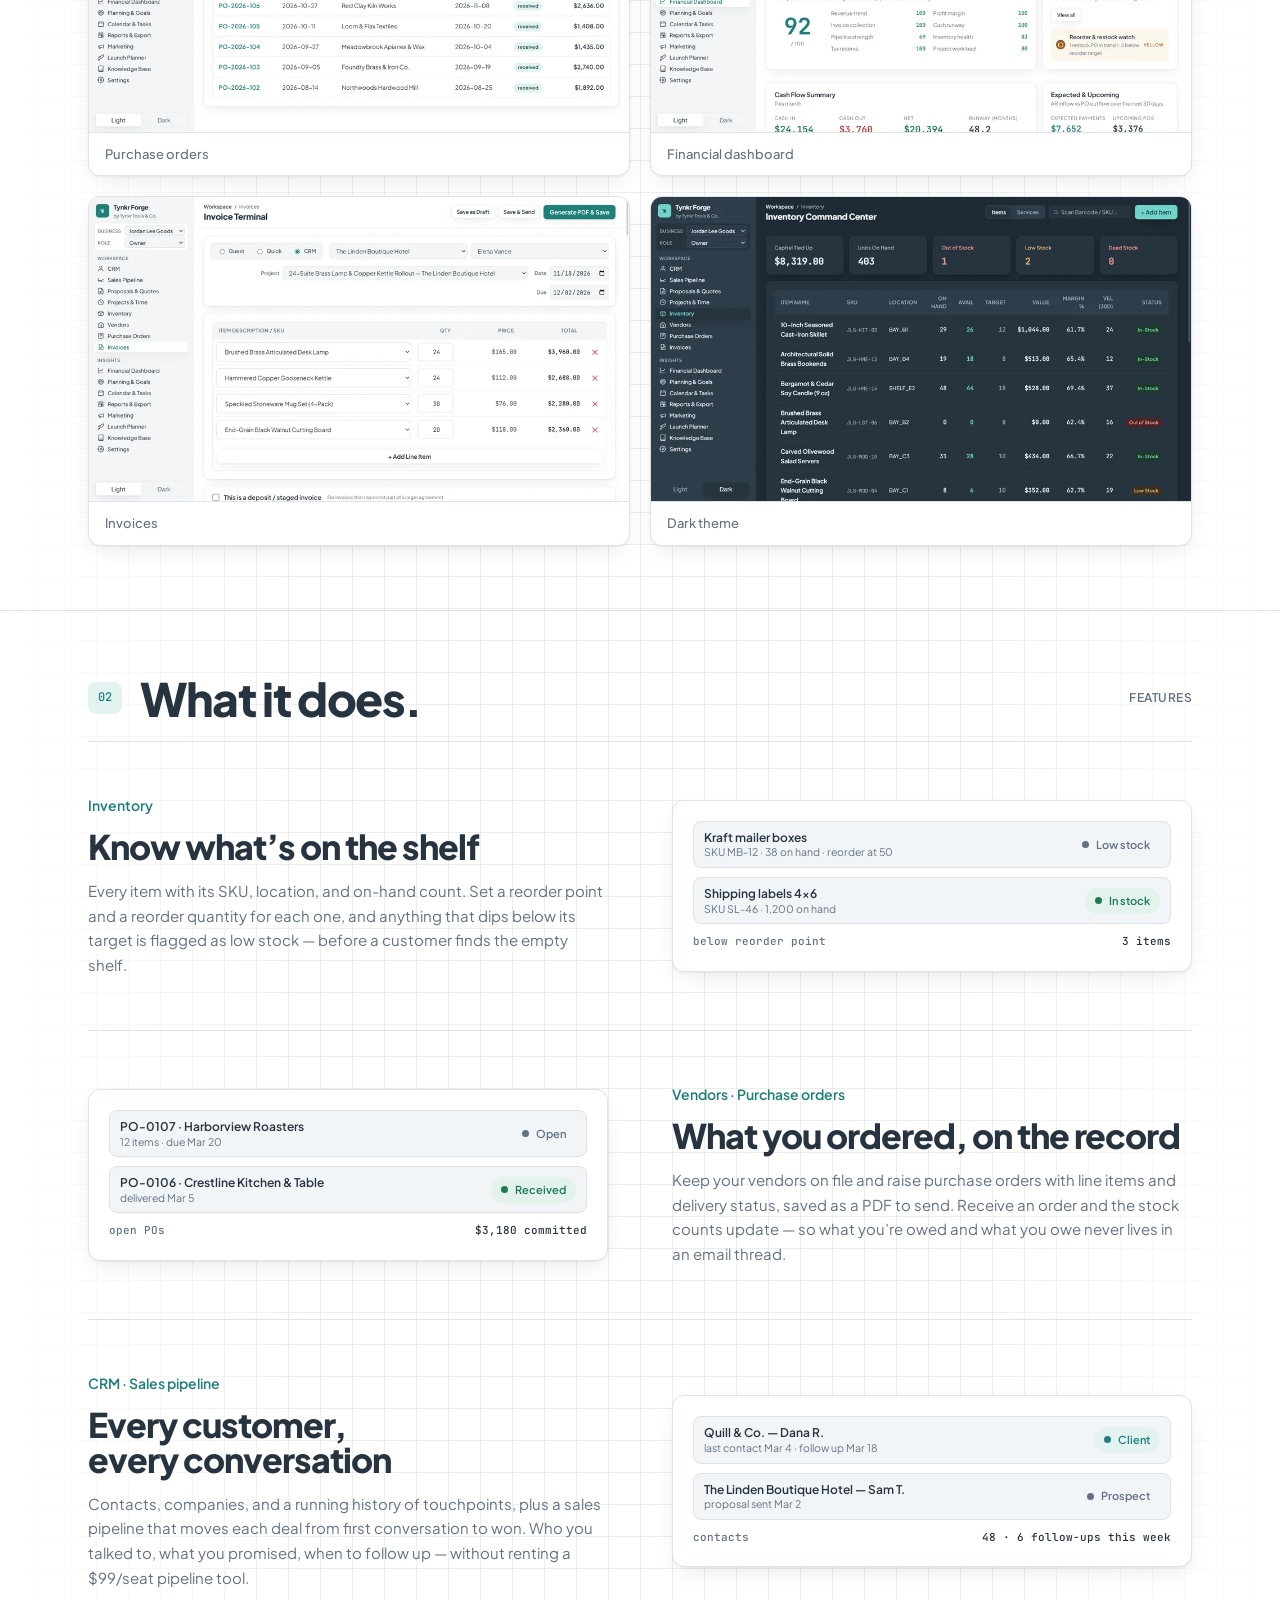
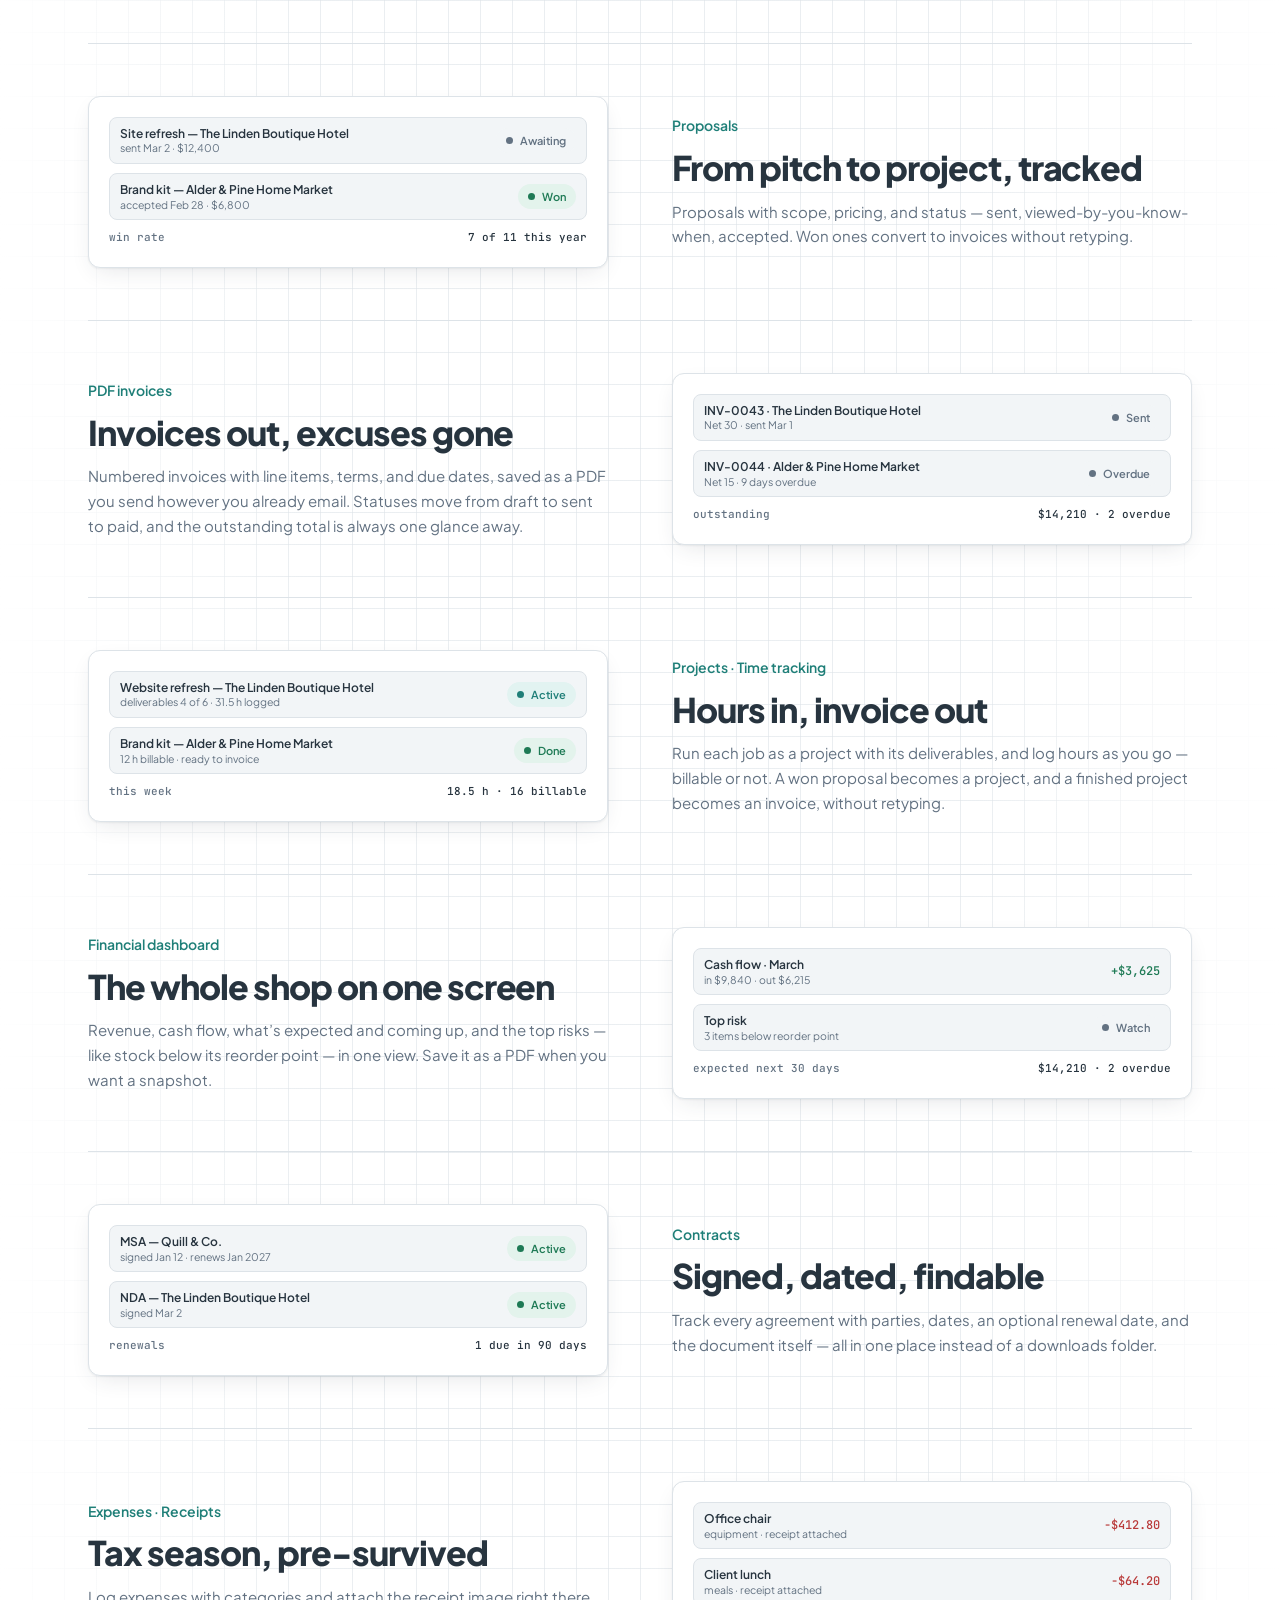
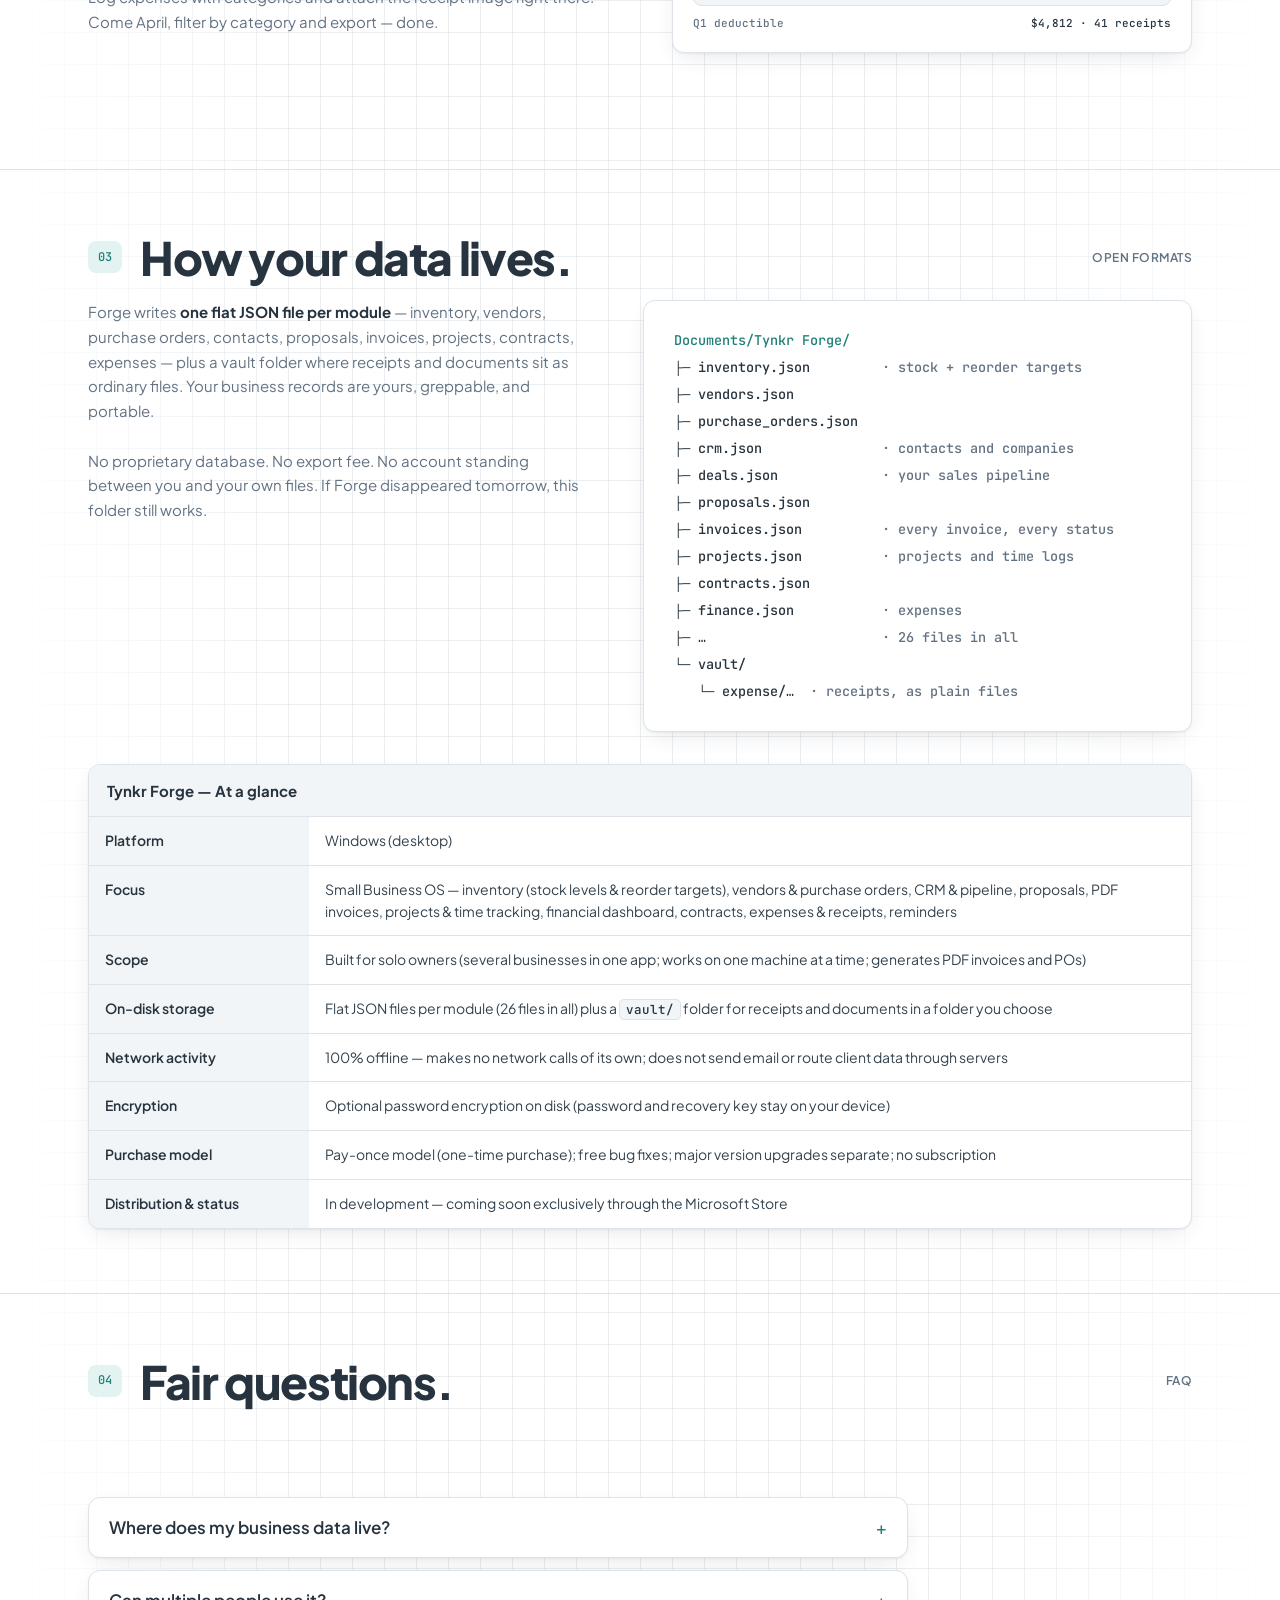
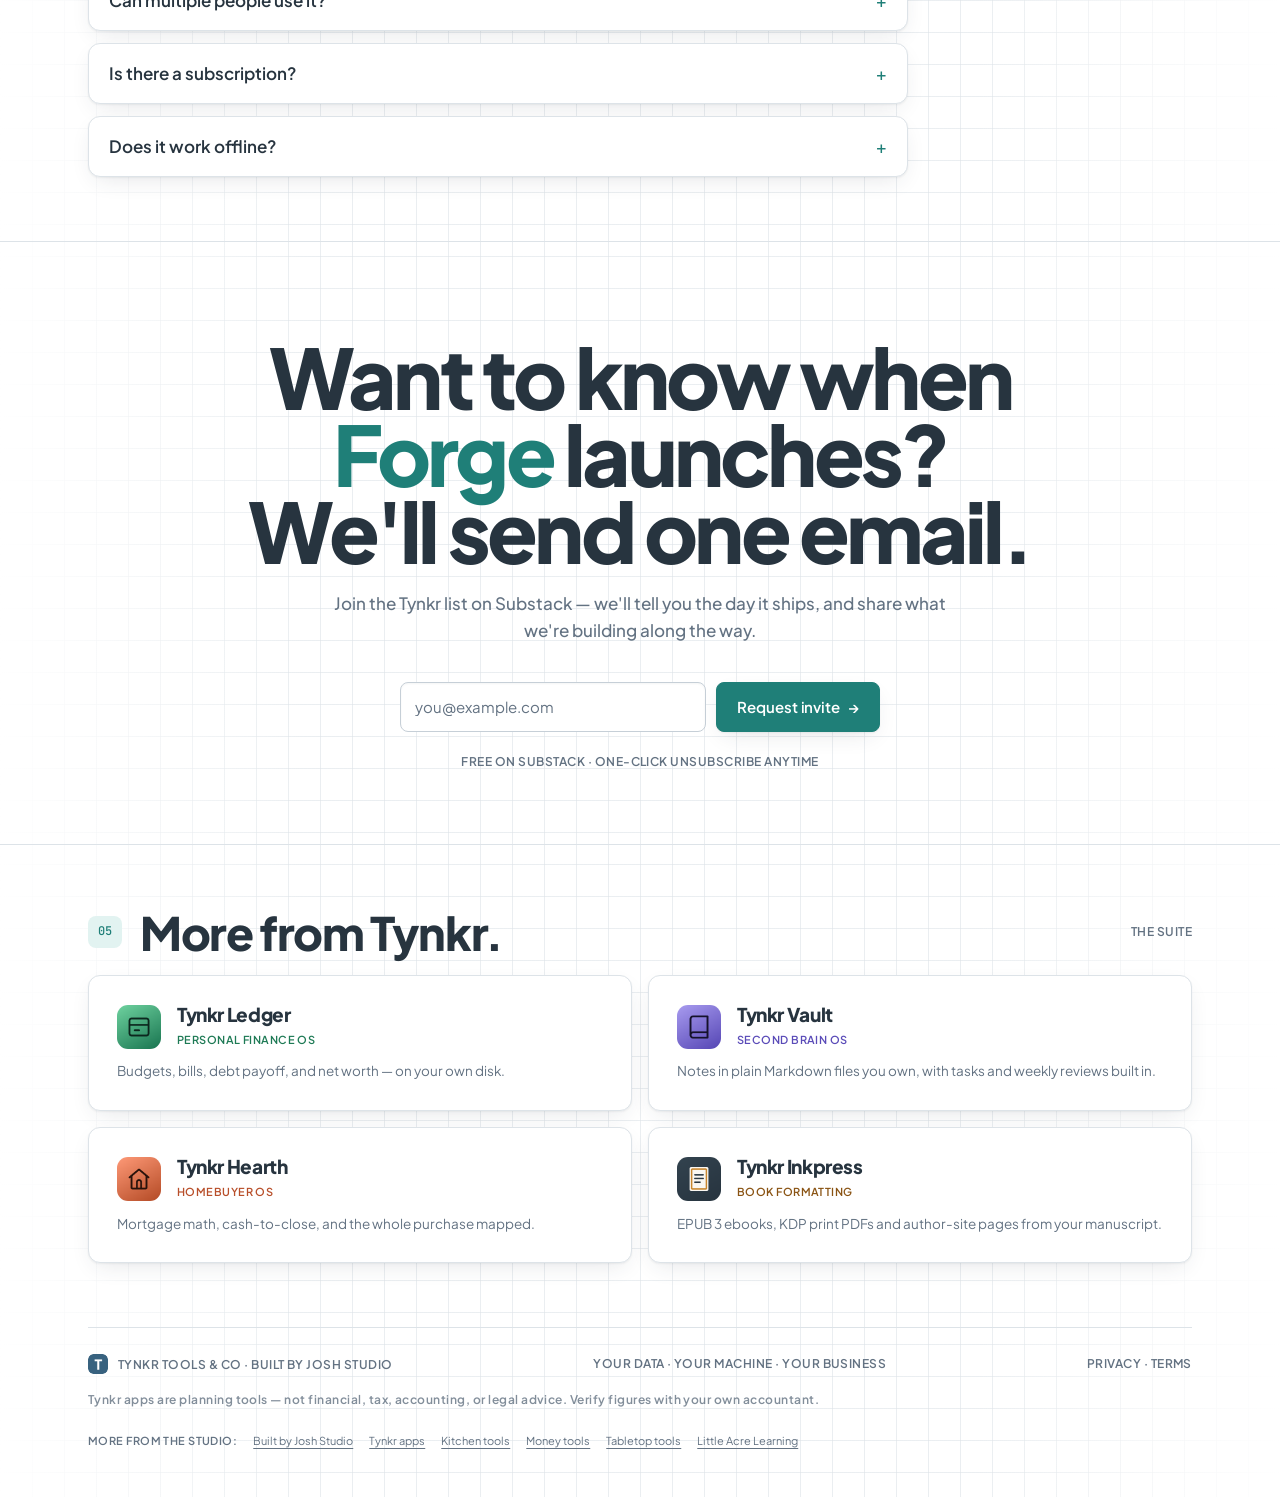
<file: forge/index.html>
<!doctype html>
<html lang="en" data-theme="light" data-screen-label="Tynkr Forge — Product page">
<head>
<meta charset="utf-8">
<!-- Google Analytics 4 -->
<script async src="https://www.googletagmanager.com/gtag/js?id=G-QDSPBB7S9J"></script>
<script>
  window.dataLayer = window.dataLayer || [];
  function gtag(){dataLayer.push(arguments);}
  gtag('consent', 'default', { ad_storage: 'denied', ad_user_data: 'denied', ad_personalization: 'denied' });
  gtag('set', 'ads_data_redaction', true);
  gtag('js', new Date());
  var gaKeep = new URLSearchParams(); new URLSearchParams(location.search).forEach(function (v, k) { if (k.indexOf('utm_') === 0) gaKeep.append(k, v); });
  gtag('config', 'G-QDSPBB7S9J', { page_location: location.origin + location.pathname + (gaKeep.toString() ? '?' + gaKeep.toString() : ''), page_referrer: document.referrer.split(/[?#]/)[0], allow_google_signals: false, allow_ad_personalization_signals: false });
</script>
<meta name="viewport" content="width=device-width,initial-scale=1">
<title>Tynkr Forge — Local-First Small Business OS for Windows</title>
<meta name="description" content="Inventory, orders and invoicing for a small shop, with no monthly fee — one local-first Windows app. No cloud, no accounts, no subscription.">
<meta name="robots" content="max-image-preview:large, max-snippet:-1, max-video-preview:-1">
<link rel="canonical" href="https://tynkr.builtbyjoshstudio.com/forge/">
<meta property="og:title" content="Tynkr Forge — Local-First Small Business OS for Windows">
<meta property="og:description" content="Inventory, orders and invoicing for a small shop, with no monthly fee — one local-first Windows app. No cloud, no accounts, no subscription.">
<meta property="og:image" content="https://tynkr.builtbyjoshstudio.com/assets/og-card.png">
<meta property="og:image:width" content="1200">
<meta property="og:image:height" content="630">
<meta property="og:image:alt" content="Tynkr Forge — Local-first small business inventory, CRM, and invoicing app for Windows.">
<meta property="og:site_name" content="Tynkr Tools & Co">
<meta name="twitter:card" content="summary_large_image">
<meta name="twitter:title" content="Tynkr Forge — Local-First Small Business OS for Windows">
<meta name="twitter:description" content="Inventory, orders and invoicing for a small shop, with no monthly fee — one local-first Windows app. No cloud, no accounts, no subscription.">
<meta name="twitter:image" content="https://tynkr.builtbyjoshstudio.com/assets/og-card.png">
<link rel="icon" href="/favicon.ico" sizes="any">
<link rel="icon" type="image/png" sizes="32x32" href="/favicon-32x32.png">
<link rel="icon" type="image/png" sizes="16x16" href="/favicon-16x16.png">
<link rel="apple-touch-icon" sizes="180x180" href="/apple-touch-icon.png">
<meta property="og:type" content="website">
<meta property="og:url" content="https://tynkr.builtbyjoshstudio.com/forge/">
<link rel="preload" href="/fonts/PlusJakartaSans-Variable.woff2" as="font" type="font/woff2" crossorigin>
<link rel="stylesheet" href="/css/tokens.css">
<link rel="stylesheet" href="/css/components.css">
<link rel="stylesheet" href="/css/tynkr.css">
<script type="application/ld+json">
{
  "@context": "https://schema.org",
  "@graph": [
    {
      "@type": "Organization",
      "@id": "https://builtbyjoshstudio.com/#organization",
      "name": "Built by Josh Studio LLC",
      "legalName": "Built by Josh Studio LLC",
      "url": "https://builtbyjoshstudio.com/",
      "email": "mailto:support@builtbyjoshstudio.com",
      "logo": {
        "@type": "ImageObject",
        "url": "https://tynkr.builtbyjoshstudio.com/assets/tynkr-tools-512.png",
        "width": 512,
        "height": 512
      }
    },
    {
      "@type": "WebSite",
      "@id": "https://tynkr.builtbyjoshstudio.com/#website",
      "name": "Tynkr Tools & Co",
      "url": "https://tynkr.builtbyjoshstudio.com/",
      "description": "Five local-first desktop apps for Windows — Ledger, Vault, Hearth, Forge, and Inkpress. Ordinary files on your PC; no cloud, accounts, or fees.",
      "inLanguage": "en-US",
      "publisher": {
        "@id": "https://builtbyjoshstudio.com/#organization"
      }
    },
    {
      "@type": "BreadcrumbList",
      "itemListElement": [
        {
          "@type": "ListItem",
          "position": 1,
          "name": "Tynkr Tools & Co",
          "item": "https://tynkr.builtbyjoshstudio.com/"
        },
        {
          "@type": "ListItem",
          "position": 2,
          "name": "Tynkr Forge",
          "item": "https://tynkr.builtbyjoshstudio.com/forge/"
        }
      ],
      "@id": "https://tynkr.builtbyjoshstudio.com/forge/#breadcrumb"
    },
    {
      "@type": "WebPage",
      "@id": "https://tynkr.builtbyjoshstudio.com/forge/#webpage",
      "url": "https://tynkr.builtbyjoshstudio.com/forge/",
      "name": "Tynkr Forge — Local-First Small Business OS for Windows",
      "description": "Inventory, orders and invoicing for a small shop, with no monthly fee — one local-first Windows app. No cloud, no accounts, no subscription.",
      "inLanguage": "en-US",
      "isPartOf": {
        "@id": "https://tynkr.builtbyjoshstudio.com/#website"
      },
      "breadcrumb": {
        "@id": "https://tynkr.builtbyjoshstudio.com/forge/#breadcrumb"
      },
      "mainEntity": {
        "@id": "https://tynkr.builtbyjoshstudio.com/forge/#app"
      },
      "primaryImageOfPage": "https://tynkr.builtbyjoshstudio.com/assets/og-card.png"
    },
    {
      "@type": "SoftwareApplication",
      "@id": "https://tynkr.builtbyjoshstudio.com/forge/#app",
      "name": "Tynkr Forge",
      "operatingSystem": "Windows",
      "applicationCategory": "BusinessApplication",
      "description": "Inventory, orders and invoicing for a small shop, with no monthly fee — one local-first Windows app. No cloud, no accounts, no subscription.",
      "url": "https://tynkr.builtbyjoshstudio.com/forge/",
      "image": "https://tynkr.builtbyjoshstudio.com/assets/tynkr-forge-300.png",
      "screenshot": [
        "https://tynkr.builtbyjoshstudio.com/assets/screens/forge-01-inventory.png",
        "https://tynkr.builtbyjoshstudio.com/assets/screens/forge-09-inventory-dark.png",
        "https://tynkr.builtbyjoshstudio.com/assets/screens/forge-07-purchase-orders.png",
        "https://tynkr.builtbyjoshstudio.com/assets/screens/forge-02-dashboard.png",
        "https://tynkr.builtbyjoshstudio.com/assets/screens/forge-06-invoices.png"
      ],
      "featureList": [
        "Inventory management with stock levels and reorder targets",
        "Vendors and purchase orders",
        "Customer CRM, sales pipeline, proposals, and contracts",
        "PDF invoices and recurring invoice templates",
        "Projects, time tracking, financial dashboard, expenses with receipts, and reminders",
        "Multiple businesses in one app with optional password encryption"
      ],
      "publisher": {
        "@id": "https://builtbyjoshstudio.com/#organization"
      },
      "isPartOf": {
        "@id": "https://tynkr.builtbyjoshstudio.com/#website"
      }
    },
    {
      "@type": "FAQPage",
      "mainEntity": [
        {
          "@type": "Question",
          "name": "Can Forge send invoices by email?",
          "acceptedAnswer": {
            "@type": "Answer",
            "text": "Forge generates the invoice as a PDF you send however you already email — it doesn’t send mail itself or route your client data through any server."
          }
        },
        {
          "@type": "Question",
          "name": "Where does my business data live?",
          "acceptedAnswer": {
            "@type": "Answer",
            "text": "In flat JSON files on your disk — one per module — plus a vault folder where receipts and documents sit as ordinary files. Back it up with whatever you already use."
          }
        },
        {
          "@type": "Question",
          "name": "Can multiple people use it?",
          "acceptedAnswer": {
            "@type": "Answer",
            "text": "Forge is built for solo owners and works on one machine at a time. Because the data is flat files, you can share the folder between machines with your own sync — but there’s no multi-user server, by design."
          }
        },
        {
          "@type": "Question",
          "name": "Is there a subscription?",
          "acceptedAnswer": {
            "@type": "Answer",
            "text": "No. Forge is a one-time purchase when it launches. Bug fixes are always free; major version upgrades are a separate purchase. No account, no recurring billing."
          }
        },
        {
          "@type": "Question",
          "name": "Does it work offline?",
          "acceptedAnswer": {
            "@type": "Answer",
            "text": "Yes. The app needs no internet connection and makes no network calls of its own. Updates arrive through the Microsoft Store when you're online."
          }
        }
      ],
      "@id": "https://tynkr.builtbyjoshstudio.com/forge/#faq"
    }
  ]
}
</script>
</head>
<body data-app="forge">

<!-- ===== TOP BAR ===== -->
<header class="nav tk-nav">
  <div class="wrap">
    <div class="tk-brand">
      <a class="wordmark" href="/">Built <em>by</em> Josh Studio</a>
      <span class="line-tag"><b>TYNKR TOOLS</b> &amp; CO</span>
    </div>
    <a class="tn-back" href="/">← All apps</a>
    <div class="switch" role="group" aria-label="Theme">
      <button type="button" data-theme-btn="light" aria-pressed="true">Light</button>
      <button type="button" data-theme-btn="dark" aria-pressed="false">Dark</button>
    </div>
  </div>
</header>

<main>

  <!-- ===== HERO ===== -->
  <header class="hero phero" data-screen-label="Hero">
    <div class="wrap">
      <div class="phero-main">
        <img class="appicon" data-appfb="forge" src="/assets/tynkr-forge-300.png" alt="Tynkr Forge icon" width="300" height="300">
        <div>
          <span class="os">Small Business OS</span>
          <h1>Tynkr<br>Forge</h1>
        </div>
      </div>
      <p class="hero-sub">Inventory, orders and invoicing for a small shop, with no monthly fee.</p>
      <div class="hero-cta">
        <a class="btn primary" href="#beta">Get notified <span class="arr">→</span></a>
        <a class="btn ghost" href="/">See all five apps</a>
      </div>

      <!-- what it looks like: the real inventory screen -->
      <div class="shot-frame" data-screen-label="App screenshot">
        <a class="shot when-light" href="/assets/screens/forge-01-inventory.png" data-webp="/assets/screens/forge-01-inventory.webp" data-cap="Inventory"><picture><source type="image/webp" srcset="/assets/screens/forge-01-inventory-960.webp 960w, /assets/screens/forge-01-inventory.webp 1920w" sizes="(max-width: 1160px) calc(100vw - 56px), 1104px"><img src="/assets/screens/forge-01-inventory-960.png" srcset="/assets/screens/forge-01-inventory-960.png 960w, /assets/screens/forge-01-inventory.png 1920w" sizes="(max-width: 1160px) calc(100vw - 56px), 1104px" width="1920" height="1080" alt="Tynkr Forge’s Inventory Command Center: capital tied up, units on hand, and out-of-stock, low-stock and dead-stock counts, above an item table with SKU, location, stock on hand and available, reorder target, value, margin, 30-day sales velocity and status." loading="eager" fetchpriority="high" decoding="async"></picture></a>
        <a class="shot when-dark" href="/assets/screens/forge-09-inventory-dark.png" data-webp="/assets/screens/forge-09-inventory-dark.webp" data-cap="Inventory (dark theme)"><picture><source type="image/webp" srcset="/assets/screens/forge-09-inventory-dark-960.webp 960w, /assets/screens/forge-09-inventory-dark.webp 1920w" sizes="(max-width: 1160px) calc(100vw - 56px), 1104px"><img src="/assets/screens/forge-09-inventory-dark-960.png" srcset="/assets/screens/forge-09-inventory-dark-960.png 960w, /assets/screens/forge-09-inventory-dark.png 1920w" sizes="(max-width: 1160px) calc(100vw - 56px), 1104px" width="1920" height="1080" alt="Tynkr Forge’s Inventory Command Center in the dark theme: capital tied up, units on hand, and out-of-stock, low-stock and dead-stock counts, above the item table." loading="lazy" decoding="async"></picture></a>
      </div>
    </div>
  </header>

  <!-- ===== 01 · SCREENSHOTS ===== -->
  <section class="s" id="screens" data-screen-label="Screenshots">
    <div class="wrap">
      <div class="s-head reveal">
        <span class="s-num">01</span>
        <h2>See it.</h2>
        <span class="tag">Screenshots</span>
      </div>
      <p class="lead reveal">Real screens from Tynkr Forge. Select any one to see it full size.</p>
      <div class="shots">
        <a class="shot reveal" href="/assets/screens/forge-07-purchase-orders.png" data-webp="/assets/screens/forge-07-purchase-orders.webp" data-cap="Purchase orders"><picture><source type="image/webp" srcset="/assets/screens/forge-07-purchase-orders-960.webp 960w, /assets/screens/forge-07-purchase-orders.webp 1920w" sizes="(max-width: 760px) calc(100vw - 56px), 542px"><img src="/assets/screens/forge-07-purchase-orders-960.png" srcset="/assets/screens/forge-07-purchase-orders-960.png 960w, /assets/screens/forge-07-purchase-orders.png 1920w" sizes="(max-width: 760px) calc(100vw - 56px), 542px" width="1920" height="1080" alt="Tynkr Forge’s Purchase Orders screen: active POs, pending value and items in transit, above a list of purchase orders with date, vendor, expected date, status and total." loading="eager" decoding="async"></picture><span class="cap">Purchase orders</span></a>
        <a class="shot reveal" href="/assets/screens/forge-02-dashboard.png" data-webp="/assets/screens/forge-02-dashboard.webp" data-cap="Financial dashboard"><picture><source type="image/webp" srcset="/assets/screens/forge-02-dashboard-960.webp 960w, /assets/screens/forge-02-dashboard.webp 1920w" sizes="(max-width: 760px) calc(100vw - 56px), 542px"><img src="/assets/screens/forge-02-dashboard-960.png" srcset="/assets/screens/forge-02-dashboard-960.png 960w, /assets/screens/forge-02-dashboard.png 1920w" sizes="(max-width: 760px) calc(100vw - 56px), 542px" width="1920" height="1080" alt="Tynkr Forge’s Financial Dashboard: a business health score with its parts, top risks including a reorder watch, and a cash flow summary." loading="lazy" decoding="async"></picture><span class="cap">Financial dashboard</span></a>
        <a class="shot reveal" href="/assets/screens/forge-06-invoices.png" data-webp="/assets/screens/forge-06-invoices.webp" data-cap="Invoices"><picture><source type="image/webp" srcset="/assets/screens/forge-06-invoices-960.webp 960w, /assets/screens/forge-06-invoices.webp 1920w" sizes="(max-width: 760px) calc(100vw - 56px), 542px"><img src="/assets/screens/forge-06-invoices-960.png" srcset="/assets/screens/forge-06-invoices-960.png 960w, /assets/screens/forge-06-invoices.png 1920w" sizes="(max-width: 760px) calc(100vw - 56px), 542px" width="1920" height="1080" alt="Tynkr Forge’s Invoice Terminal: an invoice for a customer and project, with line items, quantities, prices and totals, and a Generate PDF &amp; Save button." loading="lazy" decoding="async"></picture><span class="cap">Invoices</span></a>
        <a class="shot reveal" href="/assets/screens/forge-09-inventory-dark.png" data-webp="/assets/screens/forge-09-inventory-dark.webp" data-cap="Dark theme"><picture><source type="image/webp" srcset="/assets/screens/forge-09-inventory-dark-960.webp 960w, /assets/screens/forge-09-inventory-dark.webp 1920w" sizes="(max-width: 760px) calc(100vw - 56px), 542px"><img src="/assets/screens/forge-09-inventory-dark-960.png" srcset="/assets/screens/forge-09-inventory-dark-960.png 960w, /assets/screens/forge-09-inventory-dark.png 1920w" sizes="(max-width: 760px) calc(100vw - 56px), 542px" width="1920" height="1080" alt="Tynkr Forge’s Inventory Command Center in the dark theme." loading="lazy" decoding="async"></picture><span class="cap">Dark theme</span></a>
      </div>
    </div>
  </section>

  <!-- ===== 02 · FEATURES ===== -->
  <section class="s" id="features" data-screen-label="Features">
    <div class="wrap">
      <div class="s-head reveal">
        <span class="s-num">02</span>
        <h2>What it does.</h2>
        <span class="tag">Features</span>
      </div>

      <div class="featrow reveal">
        <div class="ftext">
          <span class="eyebrow">Inventory</span>
          <h3>Know what’s on the shelf</h3>
          <p>Every item with its SKU, location, and on-hand count. Set a reorder point and a reorder quantity for each one, and anything that dips below its target is flagged as low stock — before a customer finds the empty shelf.</p>
        </div>
        <div class="fdemo" aria-hidden="true"><div class="mini"><div><div class="tt">Kraft mailer boxes</div><div class="ss">SKU MB-12 · 38 on hand · reorder at 50</div></div><span class="badge plain"><span class="d"></span>Low stock</span></div><div class="mini"><div><div class="tt">Shipping labels 4×6</div><div class="ss">SKU SL-46 · 1,200 on hand</div></div><span class="badge pos"><span class="d"></span>In stock</span></div><div class="klabel"><span>below reorder point</span><b>3 items</b></div></div>
      </div>

      <div class="featrow flip reveal">
        <div class="ftext">
          <span class="eyebrow">Vendors · Purchase orders</span>
          <h3>What you ordered, on the record</h3>
          <p>Keep your vendors on file and raise purchase orders with line items and delivery status, saved as a PDF to send. Receive an order and the stock counts update — so what you’re owed and what you owe never lives in an email thread.</p>
        </div>
        <div class="fdemo" aria-hidden="true"><div class="mini"><div><div class="tt">PO-0107 · Harborview Roasters</div><div class="ss">12 items · due Mar 20</div></div><span class="badge plain"><span class="d"></span>Open</span></div><div class="mini"><div><div class="tt">PO-0106 · Crestline Kitchen &amp; Table</div><div class="ss">delivered Mar 5</div></div><span class="badge pos"><span class="d"></span>Received</span></div><div class="klabel"><span>open POs</span><b>$3,180 committed</b></div></div>
      </div>

      <div class="featrow reveal">
        <div class="ftext">
          <span class="eyebrow">CRM · Sales pipeline</span>
          <h3>Every customer, every conversation</h3>
          <p>Contacts, companies, and a running history of touchpoints, plus a sales pipeline that moves each deal from first conversation to won. Who you talked to, what you promised, when to follow up — without renting a $99/seat pipeline tool.</p>
        </div>
        <div class="fdemo" aria-hidden="true"><div class="mini"><div><div class="tt">Quill &amp; Co. — Dana R.</div><div class="ss">last contact Mar 4 · follow up Mar 18</div></div><span class="badge acc"><span class="d"></span>Client</span></div><div class="mini"><div><div class="tt">The Linden Boutique Hotel — Sam T.</div><div class="ss">proposal sent Mar 2</div></div><span class="badge plain"><span class="d"></span>Prospect</span></div><div class="klabel"><span>contacts</span><b>48 · 6 follow-ups this week</b></div></div>
      </div>

      <div class="featrow flip reveal">
        <div class="ftext">
          <span class="eyebrow">Proposals</span>
          <h3>From pitch to project, tracked</h3>
          <p>Proposals with scope, pricing, and status — sent, viewed-by-you-know-when, accepted. Won ones convert to invoices without retyping.</p>
        </div>
        <div class="fdemo" aria-hidden="true"><div class="mini"><div><div class="tt">Site refresh — The Linden Boutique Hotel</div><div class="ss">sent Mar 2 · $12,400</div></div><span class="badge plain"><span class="d"></span>Awaiting</span></div><div class="mini"><div><div class="tt">Brand kit — Alder &amp; Pine Home Market</div><div class="ss">accepted Feb 28 · $6,800</div></div><span class="badge pos"><span class="d"></span>Won</span></div><div class="klabel"><span>win rate</span><b>7 of 11 this year</b></div></div>
      </div>
      <div class="featrow reveal">
        <div class="ftext">
          <span class="eyebrow">PDF invoices</span>
          <h3>Invoices out, excuses gone</h3>
          <p>Numbered invoices with line items, terms, and due dates, saved as a PDF you send however you already email. Statuses move from draft to sent to paid, and the outstanding total is always one glance away.</p>
        </div>
        <div class="fdemo" aria-hidden="true"><div class="mini"><div><div class="tt">INV-0043 · The Linden Boutique Hotel</div><div class="ss">Net 30 · sent Mar 1</div></div><span class="badge plain"><span class="d"></span>Sent</span></div><div class="mini"><div><div class="tt">INV-0044 · Alder &amp; Pine Home Market</div><div class="ss">Net 15 · 9 days overdue</div></div><span class="badge plain"><span class="d"></span>Overdue</span></div><div class="klabel"><span>outstanding</span><b>$14,210 · 2 overdue</b></div></div>
      </div>

      <div class="featrow flip reveal">
        <div class="ftext">
          <span class="eyebrow">Projects · Time tracking</span>
          <h3>Hours in, invoice out</h3>
          <p>Run each job as a project with its deliverables, and log hours as you go — billable or not. A won proposal becomes a project, and a finished project becomes an invoice, without retyping.</p>
        </div>
        <div class="fdemo" aria-hidden="true"><div class="mini"><div><div class="tt">Website refresh — The Linden Boutique Hotel</div><div class="ss">deliverables 4 of 6 · 31.5 h logged</div></div><span class="badge acc"><span class="d"></span>Active</span></div><div class="mini"><div><div class="tt">Brand kit — Alder &amp; Pine Home Market</div><div class="ss">12 h billable · ready to invoice</div></div><span class="badge pos"><span class="d"></span>Done</span></div><div class="klabel"><span>this week</span><b>18.5 h · 16 billable</b></div></div>
      </div>

      <div class="featrow reveal">
        <div class="ftext">
          <span class="eyebrow">Financial dashboard</span>
          <h3>The whole shop on one screen</h3>
          <p>Revenue, cash flow, what’s expected and coming up, and the top risks — like stock below its reorder point — in one view. Save it as a PDF when you want a snapshot.</p>
        </div>
        <div class="fdemo" aria-hidden="true"><div class="mini"><div><div class="tt">Cash flow · March</div><div class="ss">in $9,840 · out $6,215</div></div><span class="amt" style="color:var(--pos)">+$3,625</span></div><div class="mini"><div><div class="tt">Top risk</div><div class="ss">3 items below reorder point</div></div><span class="badge plain"><span class="d"></span>Watch</span></div><div class="klabel"><span>expected next 30 days</span><b>$14,210 · 2 overdue</b></div></div>
      </div>

      <div class="featrow flip reveal">
        <div class="ftext">
          <span class="eyebrow">Contracts</span>
          <h3>Signed, dated, findable</h3>
          <p>Track every agreement with parties, dates, an optional renewal date, and the document itself — all in one place instead of a downloads folder.</p>
        </div>
        <div class="fdemo" aria-hidden="true"><div class="mini"><div><div class="tt">MSA — Quill &amp; Co.</div><div class="ss">signed Jan 12 · renews Jan 2027</div></div><span class="badge pos"><span class="d"></span>Active</span></div><div class="mini"><div><div class="tt">NDA — The Linden Boutique Hotel</div><div class="ss">signed Mar 2</div></div><span class="badge pos"><span class="d"></span>Active</span></div><div class="klabel"><span>renewals</span><b>1 due in 90 days</b></div></div>
      </div>

      <div class="featrow reveal">
        <div class="ftext">
          <span class="eyebrow">Expenses · Receipts</span>
          <h3>Tax season, pre-survived</h3>
          <p>Log expenses with categories and attach the receipt image right there. Come April, filter by category and export — done.</p>
        </div>
        <div class="fdemo" aria-hidden="true"><div class="mini"><div><div class="tt">Office chair</div><div class="ss">equipment · receipt attached</div></div><span class="amt" style="color:var(--neg)">−$412.80</span></div><div class="mini"><div><div class="tt">Client lunch</div><div class="ss">meals · receipt attached</div></div><span class="amt" style="color:var(--neg)">−$64.20</span></div><div class="klabel"><span>Q1 deductible</span><b>$4,812 · 41 receipts</b></div></div>
      </div>
    </div>
  </section>

  <!-- ===== 03 · YOUR DATA ===== -->
  <section class="s" id="data" data-screen-label="How your data lives">
    <div class="wrap">
      <div class="s-head reveal">
        <span class="s-num">03</span>
        <h2>How your data lives.</h2>
        <span class="tag">Open formats</span>
      </div>
      <div class="datacols">
        <p class="dnote reveal">Forge writes <strong>one flat JSON file per module</strong> — inventory, vendors, purchase orders, contacts, proposals, invoices, projects, contracts, expenses — plus a vault folder where receipts and documents sit as ordinary files. Your business records are yours, greppable, and portable.<br><br>No proprietary database. No export fee. No account standing between you and your own files. If Forge disappeared tomorrow, this folder still works.</p>
        <div class="ftree reveal"><b>Documents/Tynkr Forge/</b>
├─ inventory.json         <i>· stock + reorder targets</i>
├─ vendors.json
├─ purchase_orders.json
├─ crm.json               <i>· contacts and companies</i>
├─ deals.json             <i>· your sales pipeline</i>
├─ proposals.json
├─ invoices.json          <i>· every invoice, every status</i>
├─ projects.json          <i>· projects and time logs</i>
├─ contracts.json
├─ finance.json           <i>· expenses</i>
├─ …                      <i>· 26 files in all</i>
└─ vault/
   └─ expense/…  <i>· receipts, as plain files</i></div>
      </div>
      <div class="spec-wrap reveal">
        <table class="spec-table spec-table--kv">
          <caption>Tynkr Forge — At a glance</caption>
          <tbody>
            <tr><th scope="row">Platform</th><td>Windows (desktop)</td></tr>
            <tr><th scope="row">Focus</th><td>Small Business OS — inventory (stock levels &amp; reorder targets), vendors &amp; purchase orders, CRM &amp; pipeline, proposals, PDF invoices, projects &amp; time tracking, financial dashboard, contracts, expenses &amp; receipts, reminders</td></tr>
            <tr><th scope="row">Scope</th><td>Built for solo owners (several businesses in one app; works on one machine at a time; generates PDF invoices and POs)</td></tr>
            <tr><th scope="row">On-disk storage</th><td>Flat JSON files per module (26 files in all) plus a <code>vault/</code> folder for receipts and documents in a folder you choose</td></tr>
            <tr><th scope="row">Network activity</th><td>100% offline — makes no network calls of its own; does not send email or route client data through servers</td></tr>
            <tr><th scope="row">Encryption</th><td>Optional password encryption on disk (password and recovery key stay on your device)</td></tr>
            <tr><th scope="row">Purchase model</th><td>Pay-once model (one-time purchase); free bug fixes; major version upgrades separate; no subscription</td></tr>
            <tr><th scope="row">Distribution &amp; status</th><td>In development — coming soon exclusively through the Microsoft Store</td></tr>
          </tbody>
        </table>
      </div>
    </div>
  </section>

  <!-- ===== 04 · FAQ ===== -->
  <section class="s" id="faq" data-screen-label="FAQ">
    <div class="wrap">
      <div class="s-head reveal">
        <span class="s-num">04</span>
        <h2>Fair questions.</h2>
        <span class="tag">FAQ</span>
      </div>
      <div class="faq">
        <details class="reveal"><summary>Can Forge send invoices by email?</summary><p>Forge generates the invoice as a PDF you send however you already email — it doesn’t send mail itself or route your client data through any server.</p></details>

        <details class="reveal"><summary>Where does my business data live?</summary><p>In flat JSON files on your disk — one per module — plus a vault folder where receipts and documents sit as ordinary files. Back it up with whatever you already use.</p></details>

        <details class="reveal"><summary>Can multiple people use it?</summary><p>Forge is built for solo owners and works on one machine at a time. Because the data is flat files, you can share the folder between machines with your own sync — but there’s no multi-user server, by design.</p></details>

        <details class="reveal"><summary>Is there a subscription?</summary><p>No. Forge is a one-time purchase when it launches. Bug fixes are always free; major version upgrades are a separate purchase. No account, no recurring billing.</p></details>

        <details class="reveal"><summary>Does it work offline?</summary><p>Yes. The app needs no internet connection and makes no network calls of its own. Updates arrive through the Microsoft Store when you're online.</p></details>
      </div>
    </div>
  </section>

  <!-- ===== BETA CTA ===== -->
  <section class="closing" id="beta" data-screen-label="Beta signup">
    <div class="wrap">
      <h2 class="reveal">Want to know when <span class="em">Forge</span> launches?<br>We'll send one email.</h2>
      <p class="reveal">Join the Tynkr list on Substack — we'll tell you the day it ships, and share what we're building along the way.</p>
      <form class="beta-form reveal" id="beta-form">
        <input type="email" name="email" required placeholder="you@example.com" aria-label="Email address">
        <input type="hidden" name="app" value="forge">
        <button class="btn primary" type="submit">Request invite <span class="arr">→</span></button>
      </form>
      <p class="form-done" id="form-done">✓ You're on the list. One email, when it's ready. That's it.</p>
      <p class="form-err" id="form-err">Something went wrong — nothing was sent. Please try again, or email <a href="mailto:support@builtbyjoshstudio.com">support@builtbyjoshstudio.com</a>.</p>
      <p class="form-note">Free on Substack · one-click unsubscribe anytime</p>
    </div>
  </section>

  <!-- ===== MORE FROM TYNKR ===== -->
  <section class="s" id="more" data-screen-label="More from Tynkr">
    <div class="wrap">
      <div class="s-head reveal">
        <span class="s-num">05</span>
        <h2>More from Tynkr.</h2>
        <span class="tag">The suite</span>
      </div>
      <div class="apps-grid more-grid">

        <a class="app-card more-card reveal" style="--ac:var(--c-ledger)" href="/ledger/">
          <div class="app-head">
            <img data-appfb="ledger" src="/assets/tynkr-ledger-300.png" alt="Tynkr Ledger icon" width="300" height="300">
            <div><span class="name">Tynkr Ledger</span><span class="os">Personal Finance OS</span></div>
          </div>
          <p class="desc">Budgets, bills, debt payoff, and net worth — on your own disk.</p>
        </a>

        <a class="app-card more-card reveal" style="--ac:var(--c-vault)" href="/vault/">
          <div class="app-head">
            <img data-appfb="vault" src="/assets/tynkr-vault-300.png" alt="Tynkr Vault icon" width="300" height="300">
            <div><span class="name">Tynkr Vault</span><span class="os">Second Brain OS</span></div>
          </div>
          <p class="desc">Notes in plain Markdown files you own, with tasks and weekly reviews built in.</p>
        </a>

        <a class="app-card more-card reveal" style="--ac:var(--c-hearth)" href="/hearth/">
          <div class="app-head">
            <img data-appfb="hearth" src="/assets/tynkr-hearth-300.png" alt="Tynkr Hearth icon" width="300" height="300">
            <div><span class="name">Tynkr Hearth</span><span class="os">Homebuyer OS</span></div>
          </div>
          <p class="desc">Mortgage math, cash-to-close, and the whole purchase mapped.</p>
        </a>

        <a class="app-card more-card reveal" style="--ac:var(--c-inkpress)" href="/inkpress/">
          <div class="app-head">
            <img data-appfb="inkpress" src="/assets/tynkr-inkpress-300.png" alt="Tynkr Inkpress icon" width="300" height="300">
            <div><span class="name">Tynkr Inkpress</span><span class="os">Book Formatting</span></div>
          </div>
          <p class="desc">EPUB 3 ebooks, KDP print PDFs and author-site pages from your manuscript.</p>
        </a>
      </div>
    </div>
  </section>

</main>

  <div class="wrap">
    <footer class="foot">
      <span class="fb"><img data-appfb="tools" src="/assets/tynkr-tools-512.png" alt="" width="512" height="512">TYNKR TOOLS &amp; CO · BUILT BY JOSH STUDIO</span>
      <span>YOUR DATA · YOUR MACHINE · YOUR BUSINESS</span><span><a href="/privacy/">PRIVACY</a> · <a href="/terms/">TERMS</a></span><span style="flex-basis:100%;opacity:.8;">Tynkr apps are planning tools — not financial, tax, accounting, or legal advice. Verify figures with your own accountant.</span>
    </footer>
    <nav aria-label="More from Built by Josh Studio" class="studio-links">
      <span>More from the studio:</span>
      <a href="https://builtbyjoshstudio.com/">Built by Josh Studio</a>
      <a href="https://tynkr.builtbyjoshstudio.com/">Tynkr apps</a>
      <a href="https://cooking.builtbyjoshstudio.com/tools/">Kitchen tools</a>
      <a href="https://tools.builtbyjoshstudio.com/money/">Money tools</a>
      <a href="https://writing.builtbyjoshstudio.com/tabletop/">Tabletop tools</a>
      <a href="https://littleacrelearning.com/">Little Acre Learning</a>
    </nav>
  </div>

<script src="/js/shots.js" defer></script>
<script>
  document.documentElement.classList.add('js');

  const order = ['light', 'dark'];
  // Dark is the apps' own dark theme (tokens.css "dark", the same Payne's gray the apps use)
  const ATTR = { light: 'light', dark: 'dark' };
  const btns = [...document.querySelectorAll('[data-theme-btn]')];
  const reduce = window.matchMedia('(prefers-reduced-motion: reduce)').matches;

  // save = true only when the visitor picked the theme; the default is never written
  function applyTheme(t, save) {
    document.documentElement.setAttribute('data-theme', ATTR[t]);
    btns.forEach(b => b.setAttribute('aria-pressed', b.dataset.themeBtn === t ? 'true' : 'false'));
    if (save) { try { localStorage.setItem('tynkr-site-theme', t); } catch (e) {} }
  }

  function setTheme(t, evt) {
    if (!document.startViewTransition || reduce || !evt) { applyTheme(t, true); return; }
    const x = evt.clientX, y = evt.clientY;
    const r = Math.hypot(Math.max(x, innerWidth - x), Math.max(y, innerHeight - y));
    const vt = document.startViewTransition(() => applyTheme(t, true));
    vt.ready.then(() => {
      document.documentElement.animate(
        { clipPath: [`circle(0px at ${x}px ${y}px)`, `circle(${r}px at ${x}px ${y}px)`] },
        { duration: 560, easing: 'cubic-bezier(.4,0,.2,1)', pseudoElement: '::view-transition-new(root)' }
      );
    }).catch(() => {});
    vt.finished.catch(() => {});
  }

  btns.forEach(b => b.addEventListener('click', (e) => setTheme(b.dataset.themeBtn, e)));

  // restore the visitor's own choice; the site opens light (an old saved "mist" opens light too)
  try {
    if (localStorage.getItem('tynkr-site-theme') === 'dark') applyTheme('dark', false);
  } catch (e) {}

  // scroll reveal
  if (!reduce && 'IntersectionObserver' in window) {
    const io = new IntersectionObserver((entries) => {
      entries.forEach((en, i) => {
        if (en.isIntersecting) {
          en.target.style.transitionDelay = Math.min(i * 60, 240) + 'ms';
          en.target.classList.add('in');
          io.unobserve(en.target);
        }
      });
    }, { threshold: 0.12, rootMargin: '0px 0px -8% 0px' });
    document.querySelectorAll('.reveal').forEach(el => io.observe(el));
  } else {
    document.querySelectorAll('.reveal').forEach(el => el.classList.add('in'));
  }

  // beta form — send subscribers to the Tynkr Tools & Co Substack, email pre-filled.
  const SUBSTACK_SUBSCRIBE = 'https://tynkrtoolsco.substack.com/subscribe';
  const betaForm = document.getElementById('beta-form');
  betaForm.addEventListener('submit', (e) => {
    e.preventDefault();
    const input = betaForm.querySelector('input[name="email"]');
    const email = (input.value || '').trim();
    if (!email) { input.focus(); return; }
    const btn = betaForm.querySelector('button');
    btn.disabled = true; btn.firstChild.textContent = 'Taking you there… ';
    window.location.href = SUBSTACK_SUBSCRIBE + '?email=' + encodeURIComponent(email);
  });

  // ---- fintech instrument layer: count-ups, spark reveal, progress fill, live tx ----
  const easeOut = t => 1 - Math.pow(1 - t, 3);

  function countUp(el, target, dur, fmt) {
    if (reduce) { el.textContent = fmt(target); return; }
    const t0 = performance.now();
    (function frame(now) {
      const p = Math.min((now - t0) / dur, 1);
      el.textContent = fmt(target * easeOut(p));
      if (p < 1) requestAnimationFrame(frame);
    })(t0);
  }

  const money = v => '$' + v.toLocaleString('en-US', { minimumFractionDigits: 2, maximumFractionDigits: 2 });

  // net worth + spark + progress: trigger on first reveal of the suite
  const suite = document.querySelector('.suite');
  if (suite) {
    const suiteIO = new IntersectionObserver((es) => {
      es.forEach(en => {
        if (!en.isIntersecting) return;
        suiteIO.disconnect();
        countUp(document.getElementById('networth'), 128414.30, 900, money);
        document.getElementById('spark').classList.add('in');
        requestAnimationFrame(() => document.getElementById('hearth-prog').classList.add('fill'));
      });
    }, { threshold: 0.3 });
    suiteIO.observe(suite);
  }

  // stats band count-ups
  const statrow = document.getElementById('statrow');
  if (statrow) {
    const statIO = new IntersectionObserver((es) => {
      es.forEach(en => {
        if (!en.isIntersecting) return;
        statIO.disconnect();
        statrow.querySelectorAll('[data-count]').forEach(el => {
          const target = +el.dataset.count, sfx = el.dataset.suffix || '';
          countUp(el, target, 900, v => Math.round(v) + sfx);
        });
      });
    }, { threshold: 0.4 });
    statIO.observe(statrow);
  }

  // live transaction feed — cycles while on screen, pauses off-viewport
  const TX = [
    { tt: 'Grocery Outlet', ss: 'Checking · Mar 4', amt: '−$86.12', neg: true },
    { tt: 'Transfer to savings', ss: 'Transfer · Mar 5', amt: '+$150.00', neg: false },
    { tt: 'Electric bill', ss: 'Bills · Mar 6', amt: '−$114.60', neg: true },
    { tt: 'Freelance invoice', ss: 'Checking · Mar 7', amt: '+$975.00', neg: false },
    { tt: 'Internet', ss: 'Bills · Mar 8', amt: '−$69.99', neg: true },
    { tt: 'CSV import — 34 rows', ss: 'Chase · Mar 9', amt: '✓', neg: false }
  ];
  const stack = document.getElementById('txstack');
  if (stack && !reduce) {
    let txi = 0, timer = null;
    const feedIO = new IntersectionObserver((es) => {
      es.forEach(en => {
        if (en.isIntersecting && !timer) timer = setInterval(tick, 6000);
        if (!en.isIntersecting && timer) { clearInterval(timer); timer = null; }
      });
    }, { threshold: 0.2 });
    feedIO.observe(stack);
    function tick() {
      const tx = TX[txi++ % TX.length];
      const row = document.createElement('div');
      row.className = 'mini enter';
      row.innerHTML = '<div><div class="tt"></div><div class="ss"></div></div>' +
        '<span class="amt" style="color:var(' + (tx.neg ? '--neg' : '--pos') + ')"></span>';
      row.querySelector('.tt').textContent = tx.tt;
      row.querySelector('.ss').textContent = tx.ss;
      row.querySelector('.amt').textContent = tx.amt;
      const rows = stack.querySelectorAll('.mini');
      const last = rows[rows.length - 1];
      last.classList.add('exit');
      stack.prepend(row);
      setTimeout(() => last.remove(), 320);
    }
  }

  // icon fallback — flat colored square with app initial if a PNG fails.
  // Runs on the error event AND on images that already 404'd before this
  // script attached (complete && naturalWidth === 0), so the fallback is
  // reliable regardless of when the failed load resolves.
  const FB = { ledger: 'var(--c-ledger)', vault: 'var(--c-vault)', hearth: 'var(--c-hearth)', forge: 'var(--c-forge)', inkpress: 'var(--c-inkpress)', tools: 'var(--accent)' };
  function appFallback(img) {
    if (!img.parentNode) return;
    const app = img.dataset.appfb;
    const size = Math.round(img.getBoundingClientRect().width) || 20;
    const fb = document.createElement('span');
    fb.setAttribute('role', 'img');
    fb.setAttribute('aria-label', img.alt || ('Tynkr ' + app));
    fb.style.cssText = 'display:inline-grid;place-items:center;flex-shrink:0;' +
      'width:' + size + 'px;height:' + size + 'px;border-radius:' + Math.round(size * .24) + 'px;' +
      'background:' + FB[app] + ';color:var(--accent-ink);font-family:var(--font-display);' +
      'font-weight:800;font-size:' + Math.round(size * .52) + 'px;line-height:1;';
    fb.textContent = app.charAt(0).toUpperCase();
    img.replaceWith(fb);
  }
  document.querySelectorAll('img[data-appfb]').forEach(img => {
    img.addEventListener('error', () => appFallback(img), { once: true });
    if (img.complete && img.naturalWidth === 0) appFallback(img);
  });
</script>

</body>
</html>
</file>
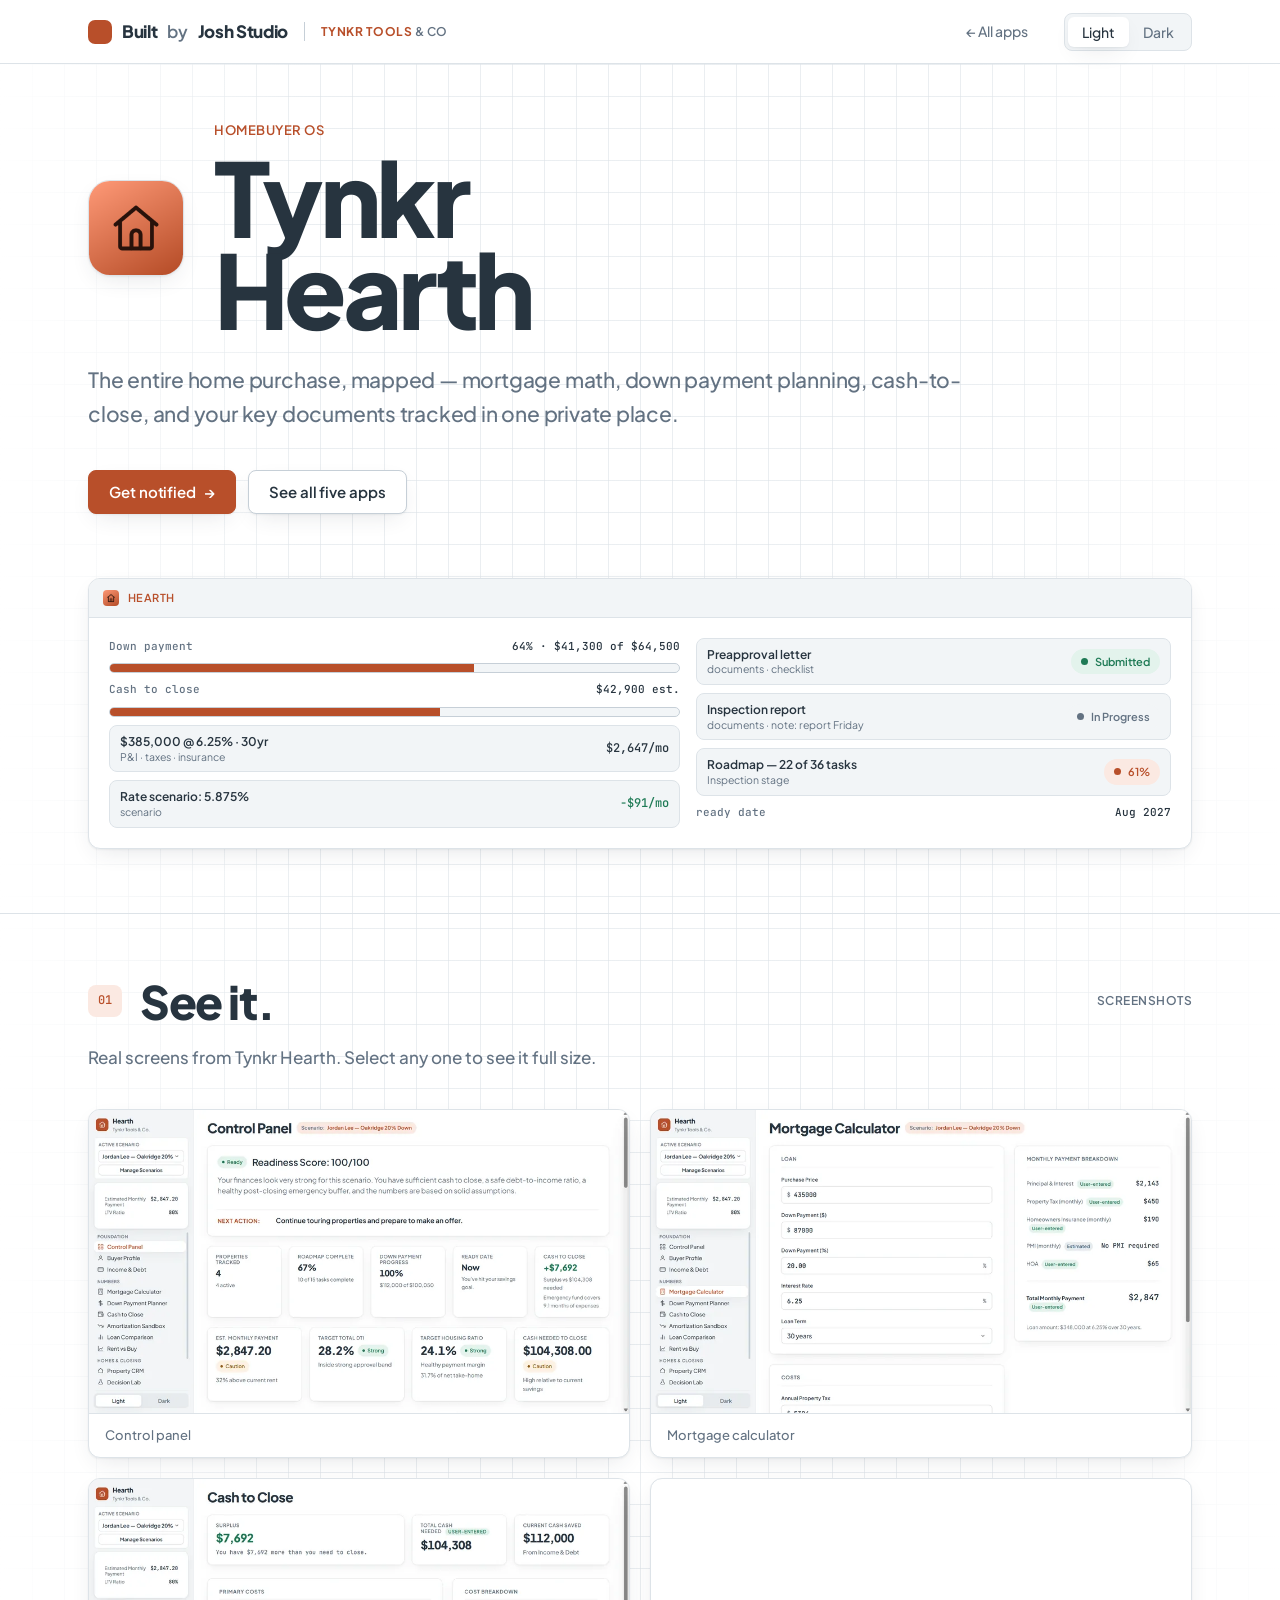
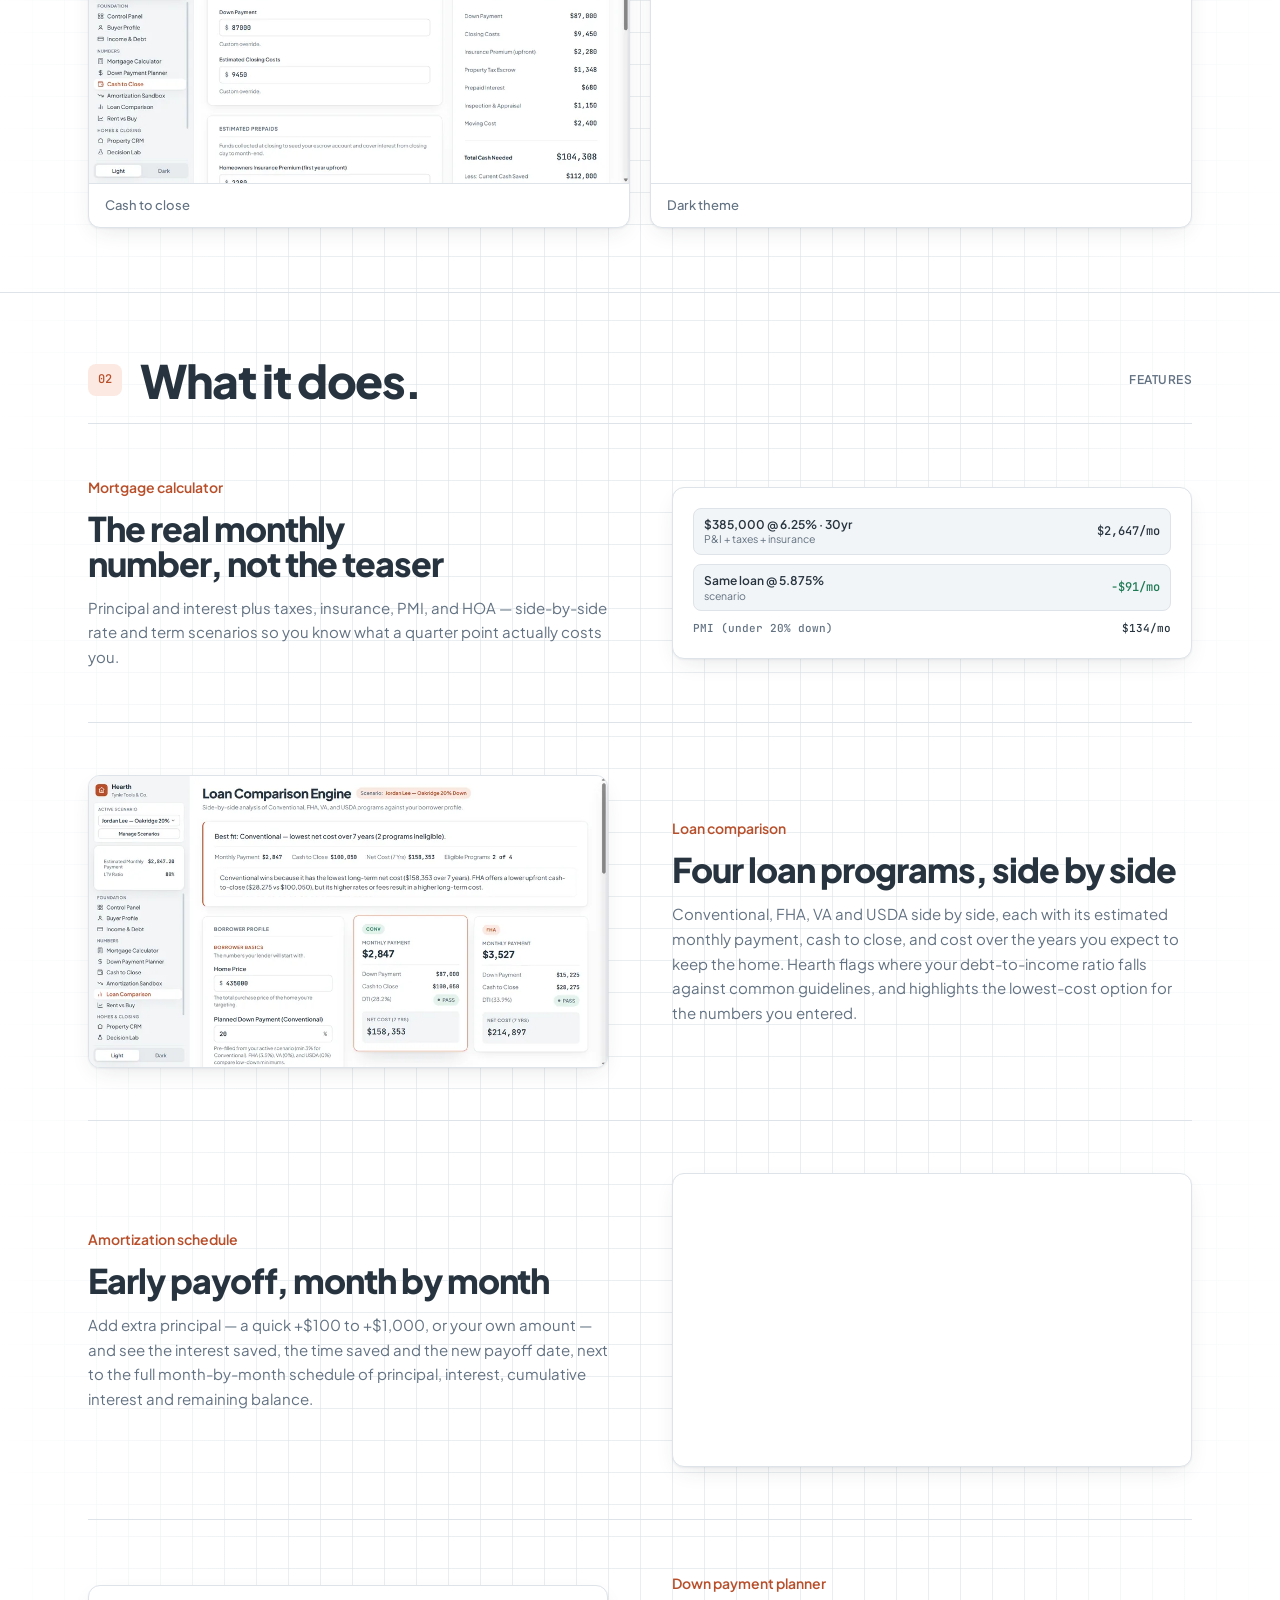
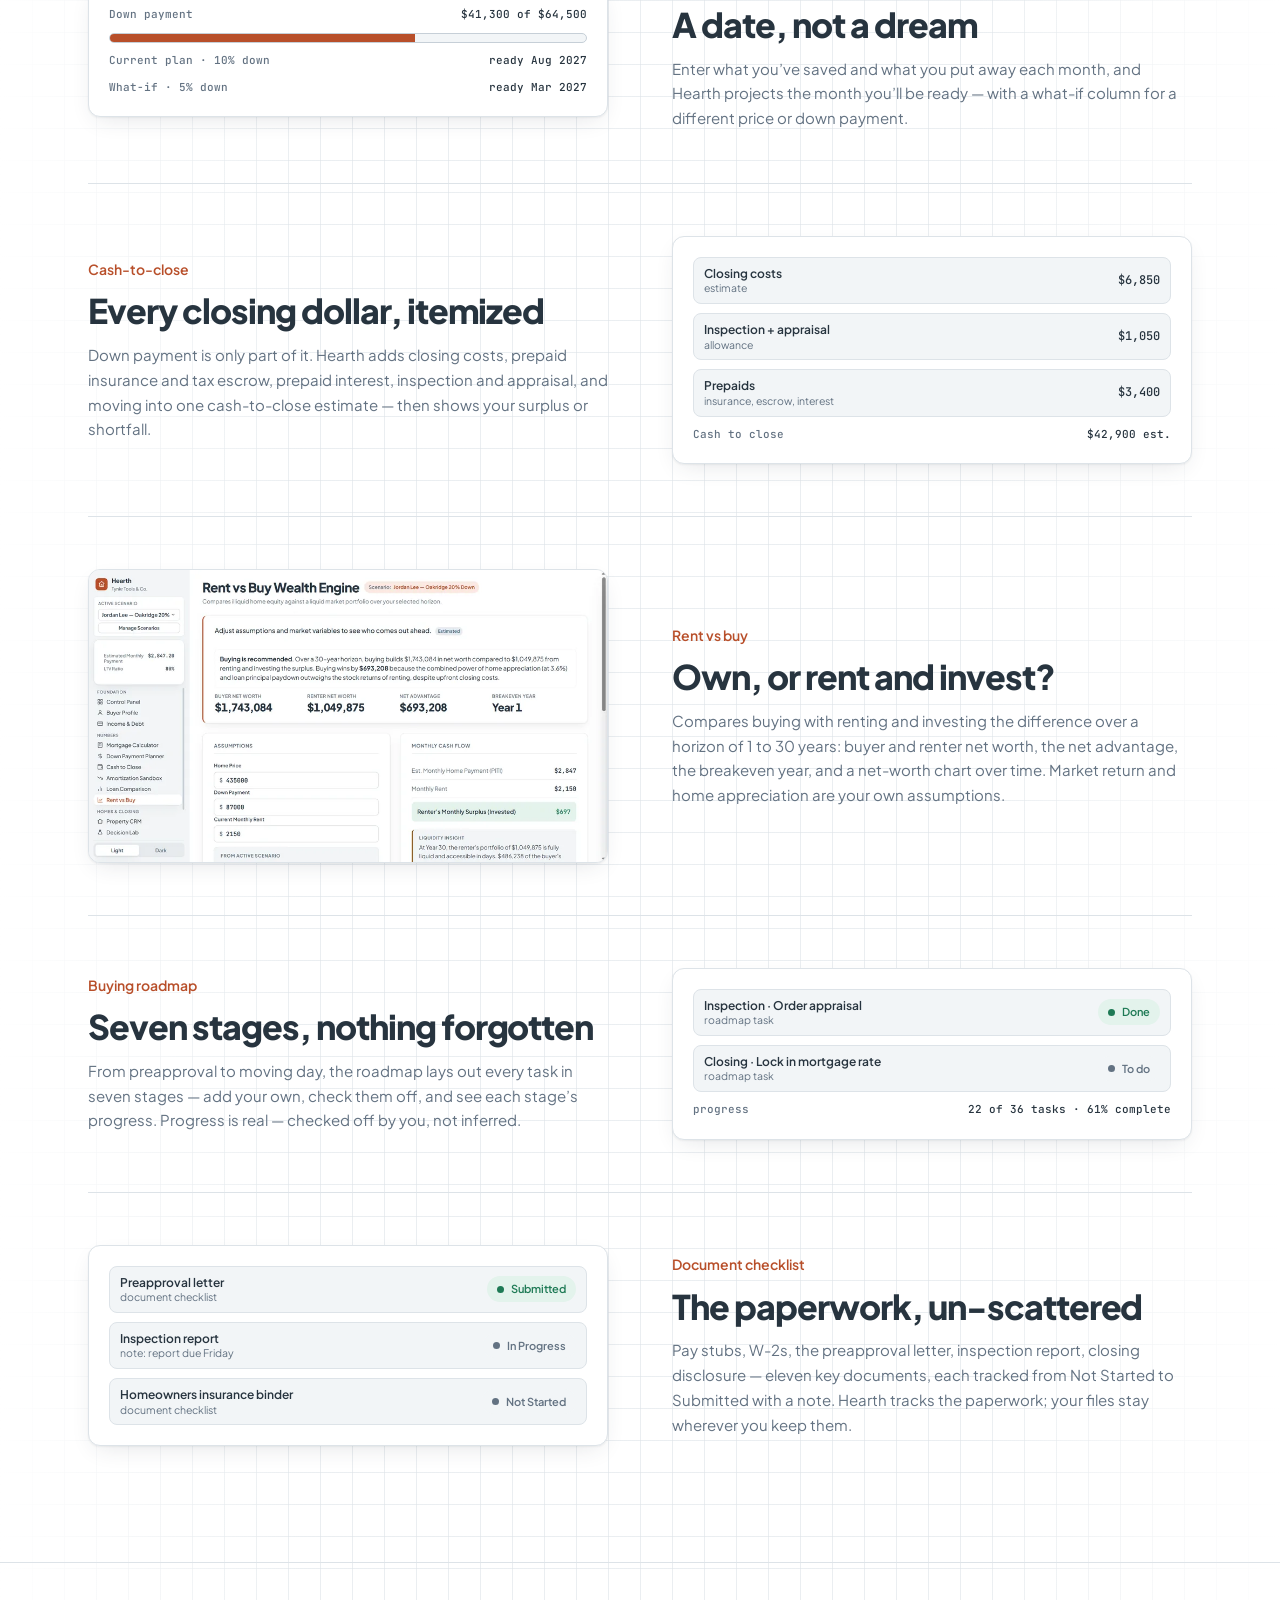
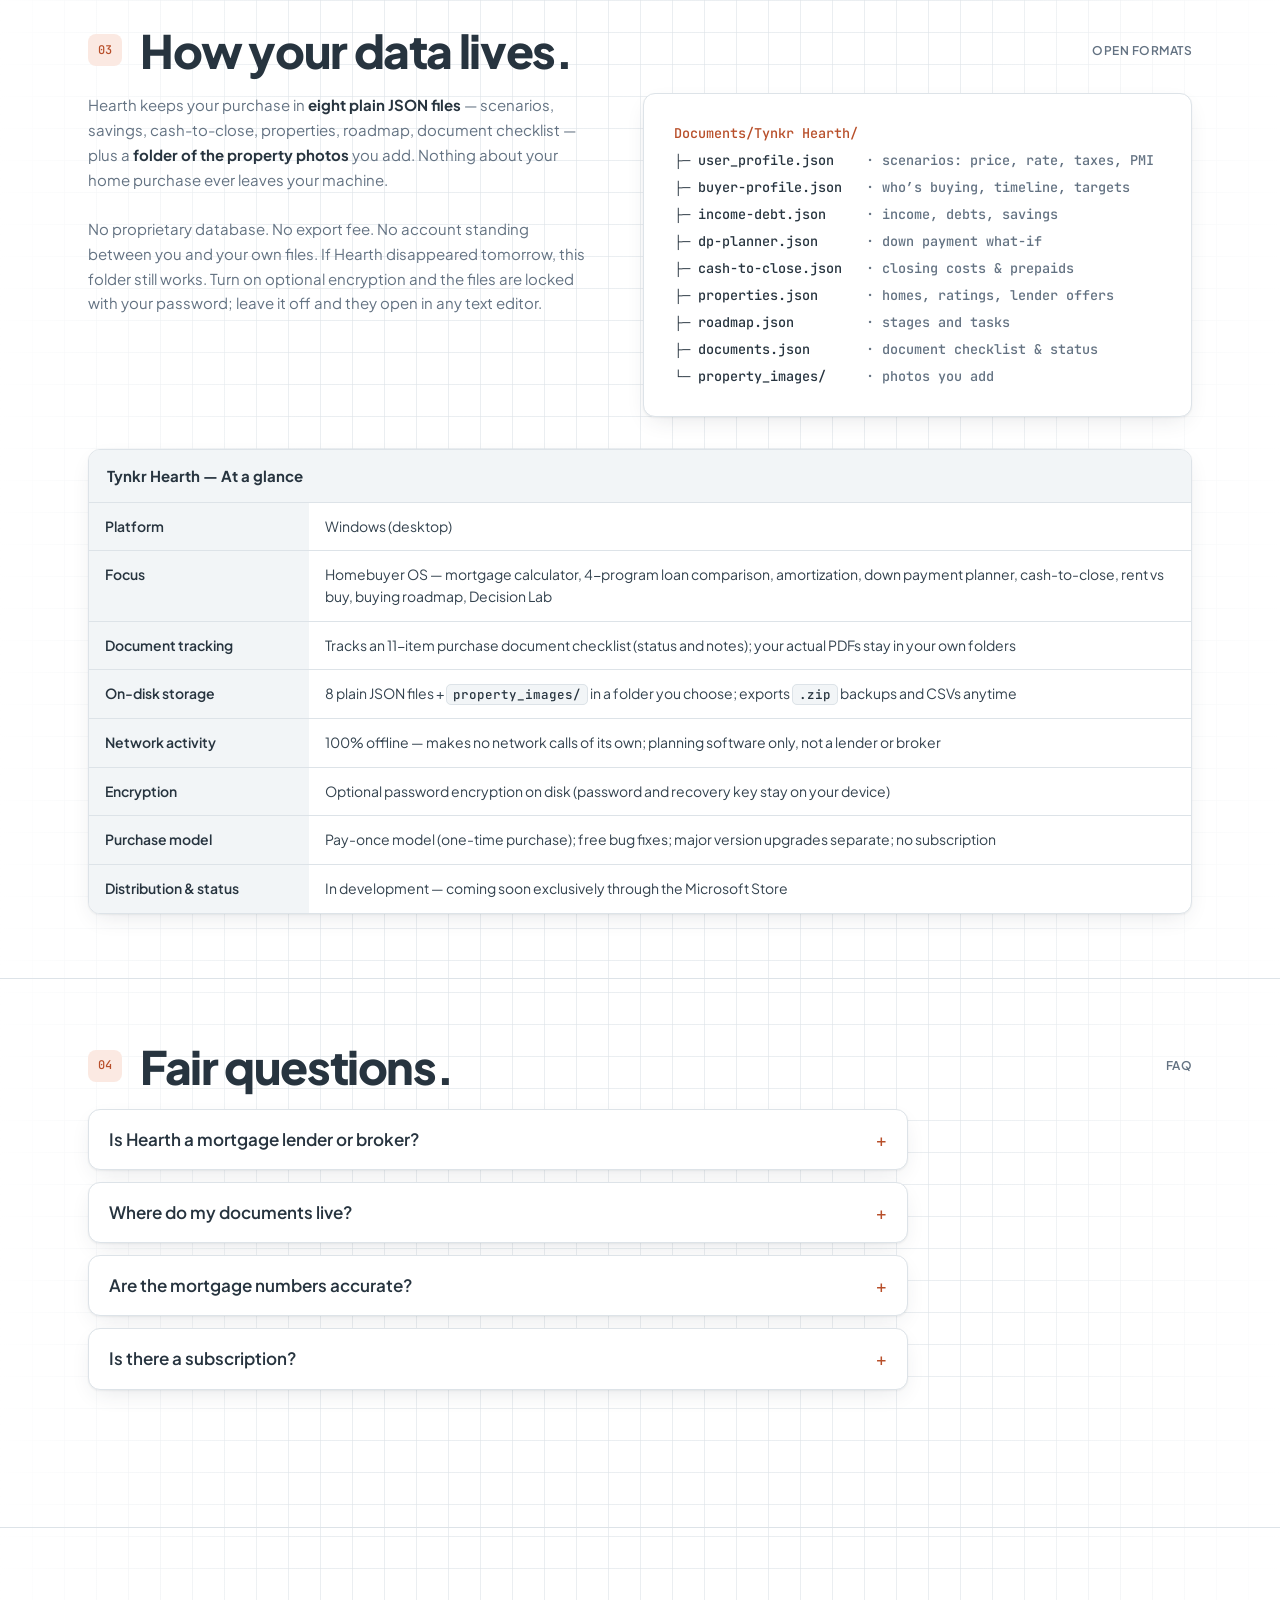
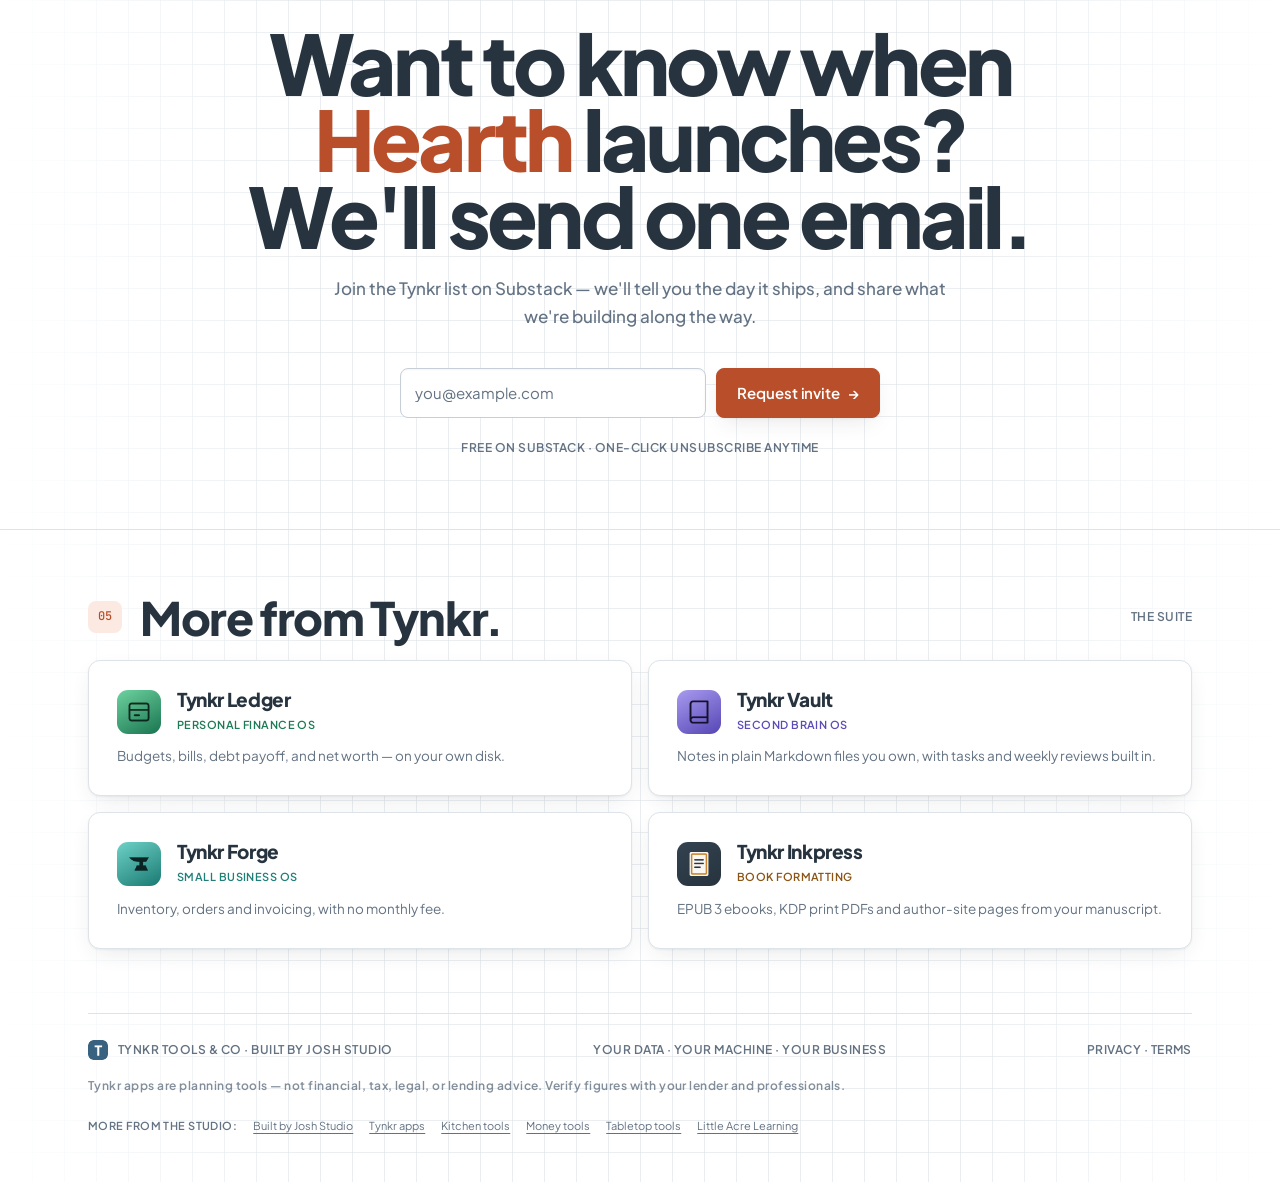
<file: hearth/index.html>
<!doctype html>
<html lang="en" data-theme="light" data-screen-label="Tynkr Hearth — Product page">
<head>
<meta charset="utf-8">
<!-- Google Analytics 4 -->
<script async src="https://www.googletagmanager.com/gtag/js?id=G-QDSPBB7S9J"></script>
<script>
  window.dataLayer = window.dataLayer || [];
  function gtag(){dataLayer.push(arguments);}
  gtag('consent', 'default', { ad_storage: 'denied', ad_user_data: 'denied', ad_personalization: 'denied' });
  gtag('set', 'ads_data_redaction', true);
  gtag('js', new Date());
  var gaKeep = new URLSearchParams(); new URLSearchParams(location.search).forEach(function (v, k) { if (k.indexOf('utm_') === 0) gaKeep.append(k, v); });
  gtag('config', 'G-QDSPBB7S9J', { page_location: location.origin + location.pathname + (gaKeep.toString() ? '?' + gaKeep.toString() : ''), page_referrer: document.referrer.split(/[?#]/)[0], allow_google_signals: false, allow_ad_personalization_signals: false });
</script>
<meta name="viewport" content="width=device-width,initial-scale=1">
<title>Tynkr Hearth — Local-First Homebuyer OS for Windows</title>
<meta name="description" content="Map your home purchase on your own PC: mortgage math, loan comparison, cash-to-close, roadmap, and document checklist. Local-first Windows app.">
<meta name="robots" content="max-image-preview:large, max-snippet:-1, max-video-preview:-1">
<link rel="canonical" href="https://tynkr.builtbyjoshstudio.com/hearth/">
<meta property="og:title" content="Tynkr Hearth — Local-First Homebuyer OS for Windows">
<meta property="og:description" content="Map your home purchase on your own PC: mortgage math, loan comparison, cash-to-close, roadmap, and document checklist. Local-first Windows app.">
<meta property="og:image" content="https://tynkr.builtbyjoshstudio.com/assets/og-card.png">
<meta property="og:image:width" content="1200">
<meta property="og:image:height" content="630">
<meta property="og:image:alt" content="Tynkr Hearth — Local-first homebuyer planning desktop app for Windows.">
<meta property="og:site_name" content="Tynkr Tools & Co">
<meta name="twitter:card" content="summary_large_image">
<meta name="twitter:title" content="Tynkr Hearth — Local-First Homebuyer OS for Windows">
<meta name="twitter:description" content="Map your home purchase on your own PC: mortgage math, loan comparison, cash-to-close, roadmap, and document checklist. Local-first Windows app.">
<meta name="twitter:image" content="https://tynkr.builtbyjoshstudio.com/assets/og-card.png">
<link rel="icon" href="/favicon.ico" sizes="any">
<link rel="icon" type="image/png" sizes="32x32" href="/favicon-32x32.png">
<link rel="icon" type="image/png" sizes="16x16" href="/favicon-16x16.png">
<link rel="apple-touch-icon" sizes="180x180" href="/apple-touch-icon.png">
<meta property="og:type" content="website">
<meta property="og:url" content="https://tynkr.builtbyjoshstudio.com/hearth/">
<link rel="preload" href="/fonts/PlusJakartaSans-Variable.woff2" as="font" type="font/woff2" crossorigin>
<link rel="stylesheet" href="/css/tokens.css">
<link rel="stylesheet" href="/css/components.css">
<link rel="stylesheet" href="/css/tynkr.css">
<script type="application/ld+json">
{
  "@context": "https://schema.org",
  "@graph": [
    {
      "@type": "Organization",
      "@id": "https://builtbyjoshstudio.com/#organization",
      "name": "Built by Josh Studio LLC",
      "legalName": "Built by Josh Studio LLC",
      "url": "https://builtbyjoshstudio.com/",
      "email": "mailto:support@builtbyjoshstudio.com",
      "logo": {
        "@type": "ImageObject",
        "url": "https://tynkr.builtbyjoshstudio.com/assets/tynkr-tools-512.png",
        "width": 512,
        "height": 512
      }
    },
    {
      "@type": "WebSite",
      "@id": "https://tynkr.builtbyjoshstudio.com/#website",
      "name": "Tynkr Tools & Co",
      "url": "https://tynkr.builtbyjoshstudio.com/",
      "description": "Five local-first desktop apps for Windows — Ledger, Vault, Hearth, Forge, and Inkpress. Ordinary files on your PC; no cloud, accounts, or fees.",
      "inLanguage": "en-US",
      "publisher": {
        "@id": "https://builtbyjoshstudio.com/#organization"
      }
    },
    {
      "@type": "BreadcrumbList",
      "itemListElement": [
        {
          "@type": "ListItem",
          "position": 1,
          "name": "Tynkr Tools & Co",
          "item": "https://tynkr.builtbyjoshstudio.com/"
        },
        {
          "@type": "ListItem",
          "position": 2,
          "name": "Tynkr Hearth",
          "item": "https://tynkr.builtbyjoshstudio.com/hearth/"
        }
      ],
      "@id": "https://tynkr.builtbyjoshstudio.com/hearth/#breadcrumb"
    },
    {
      "@type": "WebPage",
      "@id": "https://tynkr.builtbyjoshstudio.com/hearth/#webpage",
      "url": "https://tynkr.builtbyjoshstudio.com/hearth/",
      "name": "Tynkr Hearth — Local-First Homebuyer OS for Windows",
      "description": "Map your home purchase on your own PC: mortgage math, loan comparison, cash-to-close, roadmap, and document checklist. Local-first Windows app.",
      "inLanguage": "en-US",
      "isPartOf": {
        "@id": "https://tynkr.builtbyjoshstudio.com/#website"
      },
      "breadcrumb": {
        "@id": "https://tynkr.builtbyjoshstudio.com/hearth/#breadcrumb"
      },
      "mainEntity": {
        "@id": "https://tynkr.builtbyjoshstudio.com/hearth/#app"
      },
      "primaryImageOfPage": "https://tynkr.builtbyjoshstudio.com/assets/og-card.png"
    },
    {
      "@type": "SoftwareApplication",
      "@id": "https://tynkr.builtbyjoshstudio.com/hearth/#app",
      "name": "Tynkr Hearth",
      "operatingSystem": "Windows",
      "applicationCategory": "BusinessApplication",
      "description": "Map your home purchase on your own PC: mortgage math, loan comparison, cash-to-close, roadmap, and document checklist. Local-first Windows app.",
      "url": "https://tynkr.builtbyjoshstudio.com/hearth/",
      "image": "https://tynkr.builtbyjoshstudio.com/assets/tynkr-hearth-300.png",
      "screenshot": [
        "https://tynkr.builtbyjoshstudio.com/assets/screens/hearth-01-control-panel.png",
        "https://tynkr.builtbyjoshstudio.com/assets/screens/hearth-07-mortgage-calculator.png",
        "https://tynkr.builtbyjoshstudio.com/assets/screens/hearth-04-cash-to-close.png",
        "https://tynkr.builtbyjoshstudio.com/assets/screens/hearth-09-control-panel-dark.png",
        "https://tynkr.builtbyjoshstudio.com/assets/screens/hearth-03-loan-comparison.png",
        "https://tynkr.builtbyjoshstudio.com/assets/screens/hearth-05-amortization.png",
        "https://tynkr.builtbyjoshstudio.com/assets/screens/hearth-06-rent-vs-buy.png"
      ],
      "featureList": [
        "Mortgage calculator and amortization schedule",
        "Side-by-side loan comparison and rent-vs-buy analysis",
        "Down payment planner and cash-to-close breakdown",
        "Buying roadmap with progress tracking and 11-item document checklist",
        "Decision Lab, .zip/CSV exports, and optional password encryption"
      ],
      "publisher": {
        "@id": "https://builtbyjoshstudio.com/#organization"
      },
      "isPartOf": {
        "@id": "https://tynkr.builtbyjoshstudio.com/#website"
      }
    },
    {
      "@type": "FAQPage",
      "mainEntity": [
        {
          "@type": "Question",
          "name": "Is Hearth a mortgage lender or broker?",
          "acceptedAnswer": {
            "@type": "Answer",
            "text": "No. Hearth is planning software. It doesn’t sell loans, take referral fees, or send your information to lenders — it has no way to, since nothing leaves your machine."
          }
        },
        {
          "@type": "Question",
          "name": "Where do my documents live?",
          "acceptedAnswer": {
            "@type": "Answer",
            "text": "Wherever you already keep them. Hearth doesn’t store your documents — it tracks a checklist of the eleven a purchase usually needs, with a status and a note for each. Your PDFs stay in your own folders."
          }
        },
        {
          "@type": "Question",
          "name": "Are the mortgage numbers accurate?",
          "acceptedAnswer": {
            "@type": "Answer",
            "text": "The math is standard amortization plus the taxes, insurance, PMI, and fee figures you enter. It’s a planning estimate — your lender’s Loan Estimate is the binding document."
          }
        },
        {
          "@type": "Question",
          "name": "Is there a subscription?",
          "acceptedAnswer": {
            "@type": "Answer",
            "text": "No. Hearth is a one-time purchase when it launches. Bug fixes are always free; major version upgrades are a separate purchase. No account, no recurring billing."
          }
        },
        {
          "@type": "Question",
          "name": "What happens to my data after I close?",
          "acceptedAnswer": {
            "@type": "Answer",
            "text": "It stays yours. Your JSON files and property photos stay in your data folder as a record of the purchase — and you can export a .zip backup or CSVs any time."
          }
        }
      ],
      "@id": "https://tynkr.builtbyjoshstudio.com/hearth/#faq"
    }
  ]
}
</script>
</head>
<body data-app="hearth">

<!-- ===== TOP BAR ===== -->
<header class="nav tk-nav">
  <div class="wrap">
    <div class="tk-brand">
      <a class="wordmark" href="/">Built <em>by</em> Josh Studio</a>
      <span class="line-tag"><b>TYNKR TOOLS</b> &amp; CO</span>
    </div>
    <a class="tn-back" href="/">← All apps</a>
    <div class="switch" role="group" aria-label="Theme">
      <button type="button" data-theme-btn="light" aria-pressed="true">Light</button>
      <button type="button" data-theme-btn="dark" aria-pressed="false">Dark</button>
    </div>
  </div>
</header>

<main>

  <!-- ===== HERO ===== -->
  <header class="hero phero" data-screen-label="Hero">
    <div class="wrap">
      <div class="phero-main">
        <img class="appicon" data-appfb="hearth" src="/assets/tynkr-hearth-300.png" alt="Tynkr Hearth icon" width="300" height="300">
        <div>
          <span class="os">Homebuyer OS</span>
          <h1>Tynkr<br>Hearth</h1>
        </div>
      </div>
      <p class="hero-sub">The entire home purchase, mapped — mortgage math, down payment planning, cash-to-close, and your key documents tracked in one private place.</p>
      <div class="hero-cta">
        <a class="btn primary" href="#beta">Get notified <span class="arr">→</span></a>
        <a class="btn ghost" href="/">See all five apps</a>
      </div>

      <!-- what it looks like — swap .appwin.big for <img> screenshot later, same frame -->
      <div class="shot-frame" data-screen-label="App mock" aria-hidden="true">
        <div class="appwin big">
          <div class="tbar"><img data-appfb="hearth" src="/assets/tynkr-hearth-300.png" alt="" width="300" height="300">Hearth</div>
          <div class="body"><div class="bigcols">
      <div class="col">
        <div class="klabel"><span>Down payment</span><b>64% · $41,300 of $64,500</b></div><div class="prog"><i style="width:64%"></i></div>
        <div class="klabel"><span>Cash to close</span><b>$42,900 est.</b></div><div class="prog"><i style="width:58%"></i></div>
        <div class="mini"><div><div class="tt">$385,000 @ 6.25% · 30yr</div><div class="ss">P&I · taxes · insurance</div></div><span class="amt">$2,647/mo</span></div>
        <div class="mini"><div><div class="tt">Rate scenario: 5.875%</div><div class="ss">scenario</div></div><span class="amt" style="color:var(--pos)">−$91/mo</span></div>
      </div>
      <div class="col">
        <div class="mini"><div><div class="tt">Preapproval letter</div><div class="ss">documents · checklist</div></div><span class="badge pos"><span class="d"></span>Submitted</span></div>
        <div class="mini"><div><div class="tt">Inspection report</div><div class="ss">documents · note: report Friday</div></div><span class="badge plain"><span class="d"></span>In Progress</span></div>
        <div class="mini"><div><div class="tt">Roadmap — 22 of 36 tasks</div><div class="ss">Inspection stage</div></div><span class="badge acc"><span class="d"></span>61%</span></div>
        <div class="klabel"><span>ready date</span><b>Aug 2027</b></div>
      </div>
    </div></div>
        </div>
      </div>
    </div>
  </header>

  <!-- ===== 01 · SCREENSHOTS ===== -->
  <section class="s" id="screens" data-screen-label="Screenshots">
    <div class="wrap">
      <div class="s-head reveal">
        <span class="s-num">01</span>
        <h2>See it.</h2>
        <span class="tag">Screenshots</span>
      </div>
      <p class="lead reveal">Real screens from Tynkr Hearth. Select any one to see it full size.</p>
      <div class="shots">
        <a class="shot reveal" href="/assets/screens/hearth-01-control-panel.png" data-webp="/assets/screens/hearth-01-control-panel.webp" data-cap="Control panel"><picture><source type="image/webp" srcset="/assets/screens/hearth-01-control-panel-960.webp 960w, /assets/screens/hearth-01-control-panel.webp 1920w" sizes="(max-width: 760px) calc(100vw - 56px), 542px"><img src="/assets/screens/hearth-01-control-panel-960.png" srcset="/assets/screens/hearth-01-control-panel-960.png 960w, /assets/screens/hearth-01-control-panel.png 1920w" sizes="(max-width: 760px) calc(100vw - 56px), 542px" width="1920" height="1080" alt="Tynkr Hearth’s Control Panel: a readiness score and next action, with tiles for properties tracked, roadmap progress, down payment progress, ready date, cash to close and estimated monthly payment." loading="eager" decoding="async"></picture><span class="cap">Control panel</span></a>
        <a class="shot reveal" href="/assets/screens/hearth-07-mortgage-calculator.png" data-webp="/assets/screens/hearth-07-mortgage-calculator.webp" data-cap="Mortgage calculator"><picture><source type="image/webp" srcset="/assets/screens/hearth-07-mortgage-calculator-960.webp 960w, /assets/screens/hearth-07-mortgage-calculator.webp 1920w" sizes="(max-width: 760px) calc(100vw - 56px), 542px"><img src="/assets/screens/hearth-07-mortgage-calculator-960.png" srcset="/assets/screens/hearth-07-mortgage-calculator-960.png 960w, /assets/screens/hearth-07-mortgage-calculator.png 1920w" sizes="(max-width: 760px) calc(100vw - 56px), 542px" width="1920" height="1080" alt="Tynkr Hearth’s Mortgage Calculator: purchase price, down payment, rate and term inputs, with a monthly payment broken down into principal and interest, property tax, insurance, PMI and HOA." loading="lazy" decoding="async"></picture><span class="cap">Mortgage calculator</span></a>
        <a class="shot reveal" href="/assets/screens/hearth-04-cash-to-close.png" data-webp="/assets/screens/hearth-04-cash-to-close.webp" data-cap="Cash to close"><picture><source type="image/webp" srcset="/assets/screens/hearth-04-cash-to-close-960.webp 960w, /assets/screens/hearth-04-cash-to-close.webp 1920w" sizes="(max-width: 760px) calc(100vw - 56px), 542px"><img src="/assets/screens/hearth-04-cash-to-close-960.png" srcset="/assets/screens/hearth-04-cash-to-close-960.png 960w, /assets/screens/hearth-04-cash-to-close.png 1920w" sizes="(max-width: 760px) calc(100vw - 56px), 542px" width="1920" height="1080" alt="Tynkr Hearth’s Cash to Close screen: down payment, closing costs and prepaid items, with the total cash needed and the surplus over current savings." loading="lazy" decoding="async"></picture><span class="cap">Cash to close</span></a>
        <a class="shot reveal" href="/assets/screens/hearth-09-control-panel-dark.png" data-webp="/assets/screens/hearth-09-control-panel-dark.webp" data-cap="Dark theme"><picture><source type="image/webp" srcset="/assets/screens/hearth-09-control-panel-dark-960.webp 960w, /assets/screens/hearth-09-control-panel-dark.webp 1920w" sizes="(max-width: 760px) calc(100vw - 56px), 542px"><img src="/assets/screens/hearth-09-control-panel-dark-960.png" srcset="/assets/screens/hearth-09-control-panel-dark-960.png 960w, /assets/screens/hearth-09-control-panel-dark.png 1920w" sizes="(max-width: 760px) calc(100vw - 56px), 542px" width="1920" height="1080" alt="Tynkr Hearth’s Control Panel in the dark theme." loading="lazy" decoding="async"></picture><span class="cap">Dark theme</span></a>
      </div>
    </div>
  </section>

  <!-- ===== 02 · FEATURES ===== -->
  <section class="s" id="features" data-screen-label="Features">
    <div class="wrap">
      <div class="s-head reveal">
        <span class="s-num">02</span>
        <h2>What it does.</h2>
        <span class="tag">Features</span>
      </div>

      <div class="featrow reveal">
        <div class="ftext">
          <span class="eyebrow">Mortgage calculator</span>
          <h3>The real monthly number, not the teaser</h3>
          <p>Principal and interest plus taxes, insurance, PMI, and HOA — side-by-side rate and term scenarios so you know what a quarter point actually costs you.</p>
        </div>
        <div class="fdemo" aria-hidden="true"><div class="mini"><div><div class="tt">$385,000 @ 6.25% · 30yr</div><div class="ss">P&I + taxes + insurance</div></div><span class="amt">$2,647/mo</span></div><div class="mini"><div><div class="tt">Same loan @ 5.875%</div><div class="ss">scenario</div></div><span class="amt" style="color:var(--pos)">−$91/mo</span></div><div class="klabel"><span>PMI (under 20% down)</span><b>$134/mo</b></div></div>
      </div>

      <div class="featrow flip reveal">
        <div class="ftext">
          <span class="eyebrow">Loan comparison</span>
          <h3>Four loan programs, side by side</h3>
          <p>Conventional, FHA, VA and USDA side by side, each with its estimated monthly payment, cash to close, and cost over the years you expect to keep the home. Hearth flags where your debt-to-income ratio falls against common guidelines, and highlights the lowest-cost option for the numbers you entered.</p>
        </div>
        <a class="shot" href="/assets/screens/hearth-03-loan-comparison.png" data-webp="/assets/screens/hearth-03-loan-comparison.webp" data-cap="Loan comparison"><picture><source type="image/webp" srcset="/assets/screens/hearth-03-loan-comparison-960.webp 960w, /assets/screens/hearth-03-loan-comparison.webp 1920w" sizes="(max-width: 820px) calc(100vw - 56px), 520px"><img src="/assets/screens/hearth-03-loan-comparison-960.png" srcset="/assets/screens/hearth-03-loan-comparison-960.png 960w, /assets/screens/hearth-03-loan-comparison.png 1920w" sizes="(max-width: 820px) calc(100vw - 56px), 520px" width="1920" height="1080" alt="Tynkr Hearth’s Loan Comparison screen: the lowest-cost option for the entered numbers highlighted at the top, the borrower profile inputs, and Conventional and FHA side by side with estimated monthly payment, down payment, cash to close, a debt-to-income flag and estimated cost." loading="lazy" decoding="async"></picture></a>
      </div>

      <div class="featrow reveal">
        <div class="ftext">
          <span class="eyebrow">Amortization schedule</span>
          <h3>Early payoff, month by month</h3>
          <p>Add extra principal — a quick +$100 to +$1,000, or your own amount — and see the interest saved, the time saved and the new payoff date, next to the full month-by-month schedule of principal, interest, cumulative interest and remaining balance.</p>
        </div>
        <a class="shot" href="/assets/screens/hearth-05-amortization.png" data-webp="/assets/screens/hearth-05-amortization.webp" data-cap="Early payoff and amortization"><picture><source type="image/webp" srcset="/assets/screens/hearth-05-amortization-960.webp 960w, /assets/screens/hearth-05-amortization.webp 1920w" sizes="(max-width: 820px) calc(100vw - 56px), 520px"><img src="/assets/screens/hearth-05-amortization-960.png" srcset="/assets/screens/hearth-05-amortization-960.png 960w, /assets/screens/hearth-05-amortization.png 1920w" sizes="(max-width: 820px) calc(100vw - 56px), 520px" width="1920" height="1080" alt="Tynkr Hearth’s Early Payoff Sandbox: interest saved, time saved and the new payoff date for an extra monthly principal payment, with the current plan compared against the accelerated plan." loading="lazy" decoding="async"></picture></a>
      </div>

      <div class="featrow flip reveal">
        <div class="ftext">
          <span class="eyebrow">Down payment planner</span>
          <h3>A date, not a dream</h3>
          <p>Enter what you’ve saved and what you put away each month, and Hearth projects the month you’ll be ready — with a what-if column for a different price or down payment.</p>
        </div>
        <div class="fdemo" aria-hidden="true"><div class="klabel"><span>Down payment</span><b>$41,300 of $64,500</b></div><div class="prog"><i style="width:64%"></i></div><div class="klabel"><span>Current plan · 10% down</span><b>ready Aug 2027</b></div><div class="klabel"><span>What-if · 5% down</span><b>ready Mar 2027</b></div></div>
      </div>

      <div class="featrow reveal">
        <div class="ftext">
          <span class="eyebrow">Cash-to-close</span>
          <h3>Every closing dollar, itemized</h3>
          <p>Down payment is only part of it. Hearth adds closing costs, prepaid insurance and tax escrow, prepaid interest, inspection and appraisal, and moving into one cash-to-close estimate — then shows your surplus or shortfall.</p>
        </div>
        <div class="fdemo" aria-hidden="true"><div class="mini"><div><div class="tt">Closing costs</div><div class="ss">estimate</div></div><span class="amt">$6,850</span></div><div class="mini"><div><div class="tt">Inspection + appraisal</div><div class="ss">allowance</div></div><span class="amt">$1,050</span></div><div class="mini"><div><div class="tt">Prepaids</div><div class="ss">insurance, escrow, interest</div></div><span class="amt">$3,400</span></div><div class="klabel"><span>Cash to close</span><b>$42,900 est.</b></div></div>
      </div>

      <div class="featrow flip reveal">
        <div class="ftext">
          <span class="eyebrow">Rent vs buy</span>
          <h3>Own, or rent and invest?</h3>
          <p>Compares buying with renting and investing the difference over a horizon of 1 to 30 years: buyer and renter net worth, the net advantage, the breakeven year, and a net-worth chart over time. Market return and home appreciation are your own assumptions.</p>
        </div>
        <a class="shot" href="/assets/screens/hearth-06-rent-vs-buy.png" data-webp="/assets/screens/hearth-06-rent-vs-buy.webp" data-cap="Rent vs buy"><picture><source type="image/webp" srcset="/assets/screens/hearth-06-rent-vs-buy-960.webp 960w, /assets/screens/hearth-06-rent-vs-buy.webp 1920w" sizes="(max-width: 820px) calc(100vw - 56px), 520px"><img src="/assets/screens/hearth-06-rent-vs-buy-960.png" srcset="/assets/screens/hearth-06-rent-vs-buy-960.png 960w, /assets/screens/hearth-06-rent-vs-buy.png 1920w" sizes="(max-width: 820px) calc(100vw - 56px), 520px" width="1920" height="1080" alt="Tynkr Hearth’s Rent vs Buy Wealth Engine: buyer and renter net worth, the net advantage and the breakeven year, with the assumptions and monthly cash flow below." loading="lazy" decoding="async"></picture></a>
      </div>

      <div class="featrow reveal">
        <div class="ftext">
          <span class="eyebrow">Buying roadmap</span>
          <h3>Seven stages, nothing forgotten</h3>
          <p>From preapproval to moving day, the roadmap lays out every task in seven stages — add your own, check them off, and see each stage’s progress. Progress is real — checked off by you, not inferred.</p>
        </div>
        <div class="fdemo" aria-hidden="true"><div class="mini"><div><div class="tt">Inspection · Order appraisal</div><div class="ss">roadmap task</div></div><span class="badge pos"><span class="d"></span>Done</span></div><div class="mini"><div><div class="tt">Closing · Lock in mortgage rate</div><div class="ss">roadmap task</div></div><span class="badge plain"><span class="d"></span>To do</span></div><div class="klabel"><span>progress</span><b>22 of 36 tasks · 61% complete</b></div></div>
      </div>

      <div class="featrow flip reveal">
        <div class="ftext">
          <span class="eyebrow">Document checklist</span>
          <h3>The paperwork, un-scattered</h3>
          <p>Pay stubs, W-2s, the preapproval letter, inspection report, closing disclosure — eleven key documents, each tracked from Not Started to Submitted with a note. Hearth tracks the paperwork; your files stay wherever you keep them.</p>
        </div>
        <div class="fdemo" aria-hidden="true"><div class="mini"><div><div class="tt">Preapproval letter</div><div class="ss">document checklist</div></div><span class="badge pos"><span class="d"></span>Submitted</span></div><div class="mini"><div><div class="tt">Inspection report</div><div class="ss">note: report due Friday</div></div><span class="badge plain"><span class="d"></span>In Progress</span></div><div class="mini"><div><div class="tt">Homeowners insurance binder</div><div class="ss">document checklist</div></div><span class="badge plain"><span class="d"></span>Not Started</span></div></div>
      </div>
    </div>
  </section>

  <!-- ===== 03 · YOUR DATA ===== -->
  <section class="s" id="data" data-screen-label="How your data lives">
    <div class="wrap">
      <div class="s-head reveal">
        <span class="s-num">03</span>
        <h2>How your data lives.</h2>
        <span class="tag">Open formats</span>
      </div>
      <div class="datacols">
        <p class="dnote reveal">Hearth keeps your purchase in <strong>eight plain JSON files</strong> — scenarios, savings, cash-to-close, properties, roadmap, document checklist — plus a <strong>folder of the property photos</strong> you add. Nothing about your home purchase ever leaves your machine.<br><br>No proprietary database. No export fee. No account standing between you and your own files. If Hearth disappeared tomorrow, this folder still works. Turn on optional encryption and the files are locked with your password; leave it off and they open in any text editor.</p>
        <div class="ftree reveal"><b>Documents/Tynkr Hearth/</b>
├─ user_profile.json    <i>· scenarios: price, rate, taxes, PMI</i>
├─ buyer-profile.json   <i>· who’s buying, timeline, targets</i>
├─ income-debt.json     <i>· income, debts, savings</i>
├─ dp-planner.json      <i>· down payment what-if</i>
├─ cash-to-close.json   <i>· closing costs &amp; prepaids</i>
├─ properties.json      <i>· homes, ratings, lender offers</i>
├─ roadmap.json         <i>· stages and tasks</i>
├─ documents.json       <i>· document checklist &amp; status</i>
└─ property_images/     <i>· photos you add</i></div>
      </div>
      <div class="spec-wrap reveal">
        <table class="spec-table spec-table--kv">
          <caption>Tynkr Hearth — At a glance</caption>
          <tbody>
            <tr><th scope="row">Platform</th><td>Windows (desktop)</td></tr>
            <tr><th scope="row">Focus</th><td>Homebuyer OS — mortgage calculator, 4-program loan comparison, amortization, down payment planner, cash-to-close, rent vs buy, buying roadmap, Decision Lab</td></tr>
            <tr><th scope="row">Document tracking</th><td>Tracks an 11-item purchase document checklist (status and notes); your actual PDFs stay in your own folders</td></tr>
            <tr><th scope="row">On-disk storage</th><td>8 plain JSON files + <code>property_images/</code> in a folder you choose; exports <code>.zip</code> backups and CSVs anytime</td></tr>
            <tr><th scope="row">Network activity</th><td>100% offline — makes no network calls of its own; planning software only, not a lender or broker</td></tr>
            <tr><th scope="row">Encryption</th><td>Optional password encryption on disk (password and recovery key stay on your device)</td></tr>
            <tr><th scope="row">Purchase model</th><td>Pay-once model (one-time purchase); free bug fixes; major version upgrades separate; no subscription</td></tr>
            <tr><th scope="row">Distribution &amp; status</th><td>In development — coming soon exclusively through the Microsoft Store</td></tr>
          </tbody>
        </table>
      </div>
    </div>
  </section>

  <!-- ===== 04 · FAQ ===== -->
  <section class="s" id="faq" data-screen-label="FAQ">
    <div class="wrap">
      <div class="s-head reveal">
        <span class="s-num">04</span>
        <h2>Fair questions.</h2>
        <span class="tag">FAQ</span>
      </div>
      <div class="faq">
        <details class="reveal"><summary>Is Hearth a mortgage lender or broker?</summary><p>No. Hearth is planning software. It doesn’t sell loans, take referral fees, or send your information to lenders — it has no way to, since nothing leaves your machine.</p></details>

        <details class="reveal"><summary>Where do my documents live?</summary><p>Wherever you already keep them. Hearth doesn’t store your documents — it tracks a checklist of the eleven a purchase usually needs, with a status and a note for each. Your PDFs stay in your own folders.</p></details>

        <details class="reveal"><summary>Are the mortgage numbers accurate?</summary><p>The math is standard amortization plus the taxes, insurance, PMI, and fee figures you enter. It’s a planning estimate — your lender’s Loan Estimate is the binding document.</p></details>

        <details class="reveal"><summary>Is there a subscription?</summary><p>No. Hearth is a one-time purchase when it launches. Bug fixes are always free; major version upgrades are a separate purchase. No account, no recurring billing.</p></details>

        <details class="reveal"><summary>What happens to my data after I close?</summary><p>It stays yours. Your JSON files and property photos stay in your data folder as a record of the purchase — and you can export a .zip backup or CSVs any time.</p></details>
      </div>
    </div>
  </section>

  <!-- ===== BETA CTA ===== -->
  <section class="closing" id="beta" data-screen-label="Beta signup">
    <div class="wrap">
      <h2 class="reveal">Want to know when <span class="em">Hearth</span> launches?<br>We'll send one email.</h2>
      <p class="reveal">Join the Tynkr list on Substack — we'll tell you the day it ships, and share what we're building along the way.</p>
      <form class="beta-form reveal" id="beta-form">
        <input type="email" name="email" required placeholder="you@example.com" aria-label="Email address">
        <input type="hidden" name="app" value="hearth">
        <button class="btn primary" type="submit">Request invite <span class="arr">→</span></button>
      </form>
      <p class="form-done" id="form-done">✓ You're on the list. One email, when it's ready. That's it.</p>
      <p class="form-err" id="form-err">Something went wrong — nothing was sent. Please try again, or email <a href="mailto:support@builtbyjoshstudio.com">support@builtbyjoshstudio.com</a>.</p>
      <p class="form-note">Free on Substack · one-click unsubscribe anytime</p>
    </div>
  </section>

  <!-- ===== MORE FROM TYNKR ===== -->
  <section class="s" id="more" data-screen-label="More from Tynkr">
    <div class="wrap">
      <div class="s-head reveal">
        <span class="s-num">05</span>
        <h2>More from Tynkr.</h2>
        <span class="tag">The suite</span>
      </div>
      <div class="apps-grid more-grid">

        <a class="app-card more-card reveal" style="--ac:var(--c-ledger)" href="/ledger/">
          <div class="app-head">
            <img data-appfb="ledger" src="/assets/tynkr-ledger-300.png" alt="Tynkr Ledger icon" width="300" height="300">
            <div><span class="name">Tynkr Ledger</span><span class="os">Personal Finance OS</span></div>
          </div>
          <p class="desc">Budgets, bills, debt payoff, and net worth — on your own disk.</p>
        </a>

        <a class="app-card more-card reveal" style="--ac:var(--c-vault)" href="/vault/">
          <div class="app-head">
            <img data-appfb="vault" src="/assets/tynkr-vault-300.png" alt="Tynkr Vault icon" width="300" height="300">
            <div><span class="name">Tynkr Vault</span><span class="os">Second Brain OS</span></div>
          </div>
          <p class="desc">Notes in plain Markdown files you own, with tasks and weekly reviews built in.</p>
        </a>

        <a class="app-card more-card reveal" style="--ac:var(--c-forge)" href="/forge/">
          <div class="app-head">
            <img data-appfb="forge" src="/assets/tynkr-forge-300.png" alt="Tynkr Forge icon" width="300" height="300">
            <div><span class="name">Tynkr Forge</span><span class="os">Small Business OS</span></div>
          </div>
          <p class="desc">Inventory, orders and invoicing, with no monthly fee.</p>
        </a>

        <a class="app-card more-card reveal" style="--ac:var(--c-inkpress)" href="/inkpress/">
          <div class="app-head">
            <img data-appfb="inkpress" src="/assets/tynkr-inkpress-300.png" alt="Tynkr Inkpress icon" width="300" height="300">
            <div><span class="name">Tynkr Inkpress</span><span class="os">Book Formatting</span></div>
          </div>
          <p class="desc">EPUB 3 ebooks, KDP print PDFs and author-site pages from your manuscript.</p>
        </a>
      </div>
    </div>
  </section>

</main>

  <div class="wrap">
    <footer class="foot">
      <span class="fb"><img data-appfb="tools" src="/assets/tynkr-tools-512.png" alt="" width="512" height="512">TYNKR TOOLS &amp; CO · BUILT BY JOSH STUDIO</span>
      <span>YOUR DATA · YOUR MACHINE · YOUR BUSINESS</span><span><a href="/privacy/">PRIVACY</a> · <a href="/terms/">TERMS</a></span><span style="flex-basis:100%;opacity:.8;">Tynkr apps are planning tools — not financial, tax, legal, or lending advice. Verify figures with your lender and professionals.</span>
    </footer>
    <nav aria-label="More from Built by Josh Studio" class="studio-links">
      <span>More from the studio:</span>
      <a href="https://builtbyjoshstudio.com/">Built by Josh Studio</a>
      <a href="https://tynkr.builtbyjoshstudio.com/">Tynkr apps</a>
      <a href="https://cooking.builtbyjoshstudio.com/tools/">Kitchen tools</a>
      <a href="https://tools.builtbyjoshstudio.com/money/">Money tools</a>
      <a href="https://writing.builtbyjoshstudio.com/tabletop/">Tabletop tools</a>
      <a href="https://littleacrelearning.com/">Little Acre Learning</a>
    </nav>
  </div>

<script src="/js/shots.js" defer></script>
<script>
  document.documentElement.classList.add('js');

  const order = ['light', 'dark'];
  // Dark is the apps' own dark theme (tokens.css "dark", the same Payne's gray the apps use)
  const ATTR = { light: 'light', dark: 'dark' };
  const btns = [...document.querySelectorAll('[data-theme-btn]')];
  const reduce = window.matchMedia('(prefers-reduced-motion: reduce)').matches;

  // save = true only when the visitor picked the theme; the default is never written
  function applyTheme(t, save) {
    document.documentElement.setAttribute('data-theme', ATTR[t]);
    btns.forEach(b => b.setAttribute('aria-pressed', b.dataset.themeBtn === t ? 'true' : 'false'));
    if (save) { try { localStorage.setItem('tynkr-site-theme', t); } catch (e) {} }
  }

  function setTheme(t, evt) {
    if (!document.startViewTransition || reduce || !evt) { applyTheme(t, true); return; }
    const x = evt.clientX, y = evt.clientY;
    const r = Math.hypot(Math.max(x, innerWidth - x), Math.max(y, innerHeight - y));
    const vt = document.startViewTransition(() => applyTheme(t, true));
    vt.ready.then(() => {
      document.documentElement.animate(
        { clipPath: [`circle(0px at ${x}px ${y}px)`, `circle(${r}px at ${x}px ${y}px)`] },
        { duration: 560, easing: 'cubic-bezier(.4,0,.2,1)', pseudoElement: '::view-transition-new(root)' }
      );
    }).catch(() => {});
    vt.finished.catch(() => {});
  }

  btns.forEach(b => b.addEventListener('click', (e) => setTheme(b.dataset.themeBtn, e)));

  // restore the visitor's own choice; the site opens light (an old saved "mist" opens light too)
  try {
    if (localStorage.getItem('tynkr-site-theme') === 'dark') applyTheme('dark', false);
  } catch (e) {}

  // scroll reveal
  if (!reduce && 'IntersectionObserver' in window) {
    const io = new IntersectionObserver((entries) => {
      entries.forEach((en, i) => {
        if (en.isIntersecting) {
          en.target.style.transitionDelay = Math.min(i * 60, 240) + 'ms';
          en.target.classList.add('in');
          io.unobserve(en.target);
        }
      });
    }, { threshold: 0.12, rootMargin: '0px 0px -8% 0px' });
    document.querySelectorAll('.reveal').forEach(el => io.observe(el));
  } else {
    document.querySelectorAll('.reveal').forEach(el => el.classList.add('in'));
  }

  // beta form — send subscribers to the Tynkr Tools & Co Substack, email pre-filled.
  const SUBSTACK_SUBSCRIBE = 'https://tynkrtoolsco.substack.com/subscribe';
  const betaForm = document.getElementById('beta-form');
  betaForm.addEventListener('submit', (e) => {
    e.preventDefault();
    const input = betaForm.querySelector('input[name="email"]');
    const email = (input.value || '').trim();
    if (!email) { input.focus(); return; }
    const btn = betaForm.querySelector('button');
    btn.disabled = true; btn.firstChild.textContent = 'Taking you there… ';
    window.location.href = SUBSTACK_SUBSCRIBE + '?email=' + encodeURIComponent(email);
  });

  // ---- fintech instrument layer: count-ups, spark reveal, progress fill, live tx ----
  const easeOut = t => 1 - Math.pow(1 - t, 3);

  function countUp(el, target, dur, fmt) {
    if (reduce) { el.textContent = fmt(target); return; }
    const t0 = performance.now();
    (function frame(now) {
      const p = Math.min((now - t0) / dur, 1);
      el.textContent = fmt(target * easeOut(p));
      if (p < 1) requestAnimationFrame(frame);
    })(t0);
  }

  const money = v => '$' + v.toLocaleString('en-US', { minimumFractionDigits: 2, maximumFractionDigits: 2 });

  // net worth + spark + progress: trigger on first reveal of the suite
  const suite = document.querySelector('.suite');
  if (suite) {
    const suiteIO = new IntersectionObserver((es) => {
      es.forEach(en => {
        if (!en.isIntersecting) return;
        suiteIO.disconnect();
        countUp(document.getElementById('networth'), 128414.30, 900, money);
        document.getElementById('spark').classList.add('in');
        requestAnimationFrame(() => document.getElementById('hearth-prog').classList.add('fill'));
      });
    }, { threshold: 0.3 });
    suiteIO.observe(suite);
  }

  // stats band count-ups
  const statrow = document.getElementById('statrow');
  if (statrow) {
    const statIO = new IntersectionObserver((es) => {
      es.forEach(en => {
        if (!en.isIntersecting) return;
        statIO.disconnect();
        statrow.querySelectorAll('[data-count]').forEach(el => {
          const target = +el.dataset.count, sfx = el.dataset.suffix || '';
          countUp(el, target, 900, v => Math.round(v) + sfx);
        });
      });
    }, { threshold: 0.4 });
    statIO.observe(statrow);
  }

  // live transaction feed — cycles while on screen, pauses off-viewport
  const TX = [
    { tt: 'Grocery Outlet', ss: 'Checking · Mar 4', amt: '−$86.12', neg: true },
    { tt: 'Transfer to savings', ss: 'Transfer · Mar 5', amt: '+$150.00', neg: false },
    { tt: 'Electric bill', ss: 'Bills · Mar 6', amt: '−$114.60', neg: true },
    { tt: 'Freelance invoice', ss: 'Checking · Mar 7', amt: '+$975.00', neg: false },
    { tt: 'Internet', ss: 'Bills · Mar 8', amt: '−$69.99', neg: true },
    { tt: 'CSV import — 34 rows', ss: 'Chase · Mar 9', amt: '✓', neg: false }
  ];
  const stack = document.getElementById('txstack');
  if (stack && !reduce) {
    let txi = 0, timer = null;
    const feedIO = new IntersectionObserver((es) => {
      es.forEach(en => {
        if (en.isIntersecting && !timer) timer = setInterval(tick, 6000);
        if (!en.isIntersecting && timer) { clearInterval(timer); timer = null; }
      });
    }, { threshold: 0.2 });
    feedIO.observe(stack);
    function tick() {
      const tx = TX[txi++ % TX.length];
      const row = document.createElement('div');
      row.className = 'mini enter';
      row.innerHTML = '<div><div class="tt"></div><div class="ss"></div></div>' +
        '<span class="amt" style="color:var(' + (tx.neg ? '--neg' : '--pos') + ')"></span>';
      row.querySelector('.tt').textContent = tx.tt;
      row.querySelector('.ss').textContent = tx.ss;
      row.querySelector('.amt').textContent = tx.amt;
      const rows = stack.querySelectorAll('.mini');
      const last = rows[rows.length - 1];
      last.classList.add('exit');
      stack.prepend(row);
      setTimeout(() => last.remove(), 320);
    }
  }

  // icon fallback — flat colored square with app initial if a PNG fails.
  // Runs on the error event AND on images that already 404'd before this
  // script attached (complete && naturalWidth === 0), so the fallback is
  // reliable regardless of when the failed load resolves.
  const FB = { ledger: 'var(--c-ledger)', vault: 'var(--c-vault)', hearth: 'var(--c-hearth)', forge: 'var(--c-forge)', inkpress: 'var(--c-inkpress)', tools: 'var(--accent)' };
  function appFallback(img) {
    if (!img.parentNode) return;
    const app = img.dataset.appfb;
    const size = Math.round(img.getBoundingClientRect().width) || 20;
    const fb = document.createElement('span');
    fb.setAttribute('role', 'img');
    fb.setAttribute('aria-label', img.alt || ('Tynkr ' + app));
    fb.style.cssText = 'display:inline-grid;place-items:center;flex-shrink:0;' +
      'width:' + size + 'px;height:' + size + 'px;border-radius:' + Math.round(size * .24) + 'px;' +
      'background:' + FB[app] + ';color:var(--accent-ink);font-family:var(--font-display);' +
      'font-weight:800;font-size:' + Math.round(size * .52) + 'px;line-height:1;';
    fb.textContent = app.charAt(0).toUpperCase();
    img.replaceWith(fb);
  }
  document.querySelectorAll('img[data-appfb]').forEach(img => {
    img.addEventListener('error', () => appFallback(img), { once: true });
    if (img.complete && img.naturalWidth === 0) appFallback(img);
  });
</script>

</body>
</html>
</file>
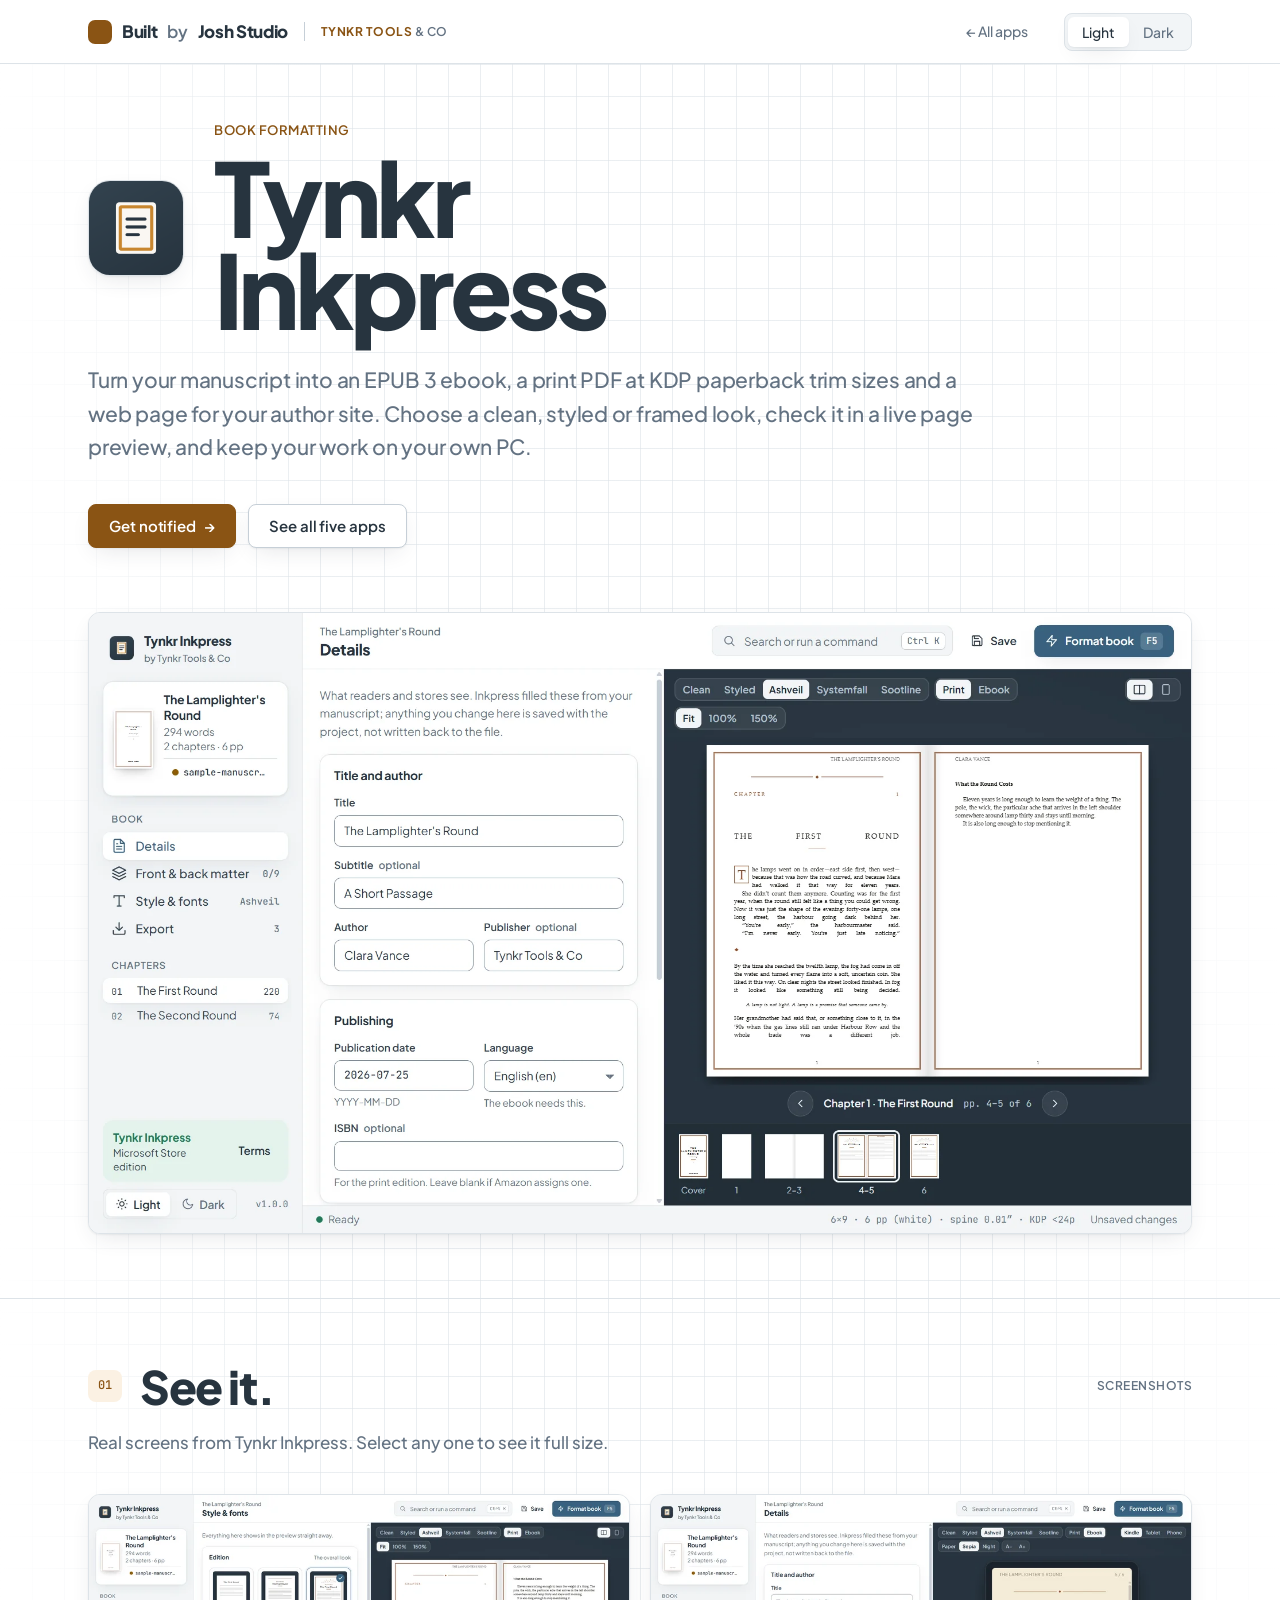
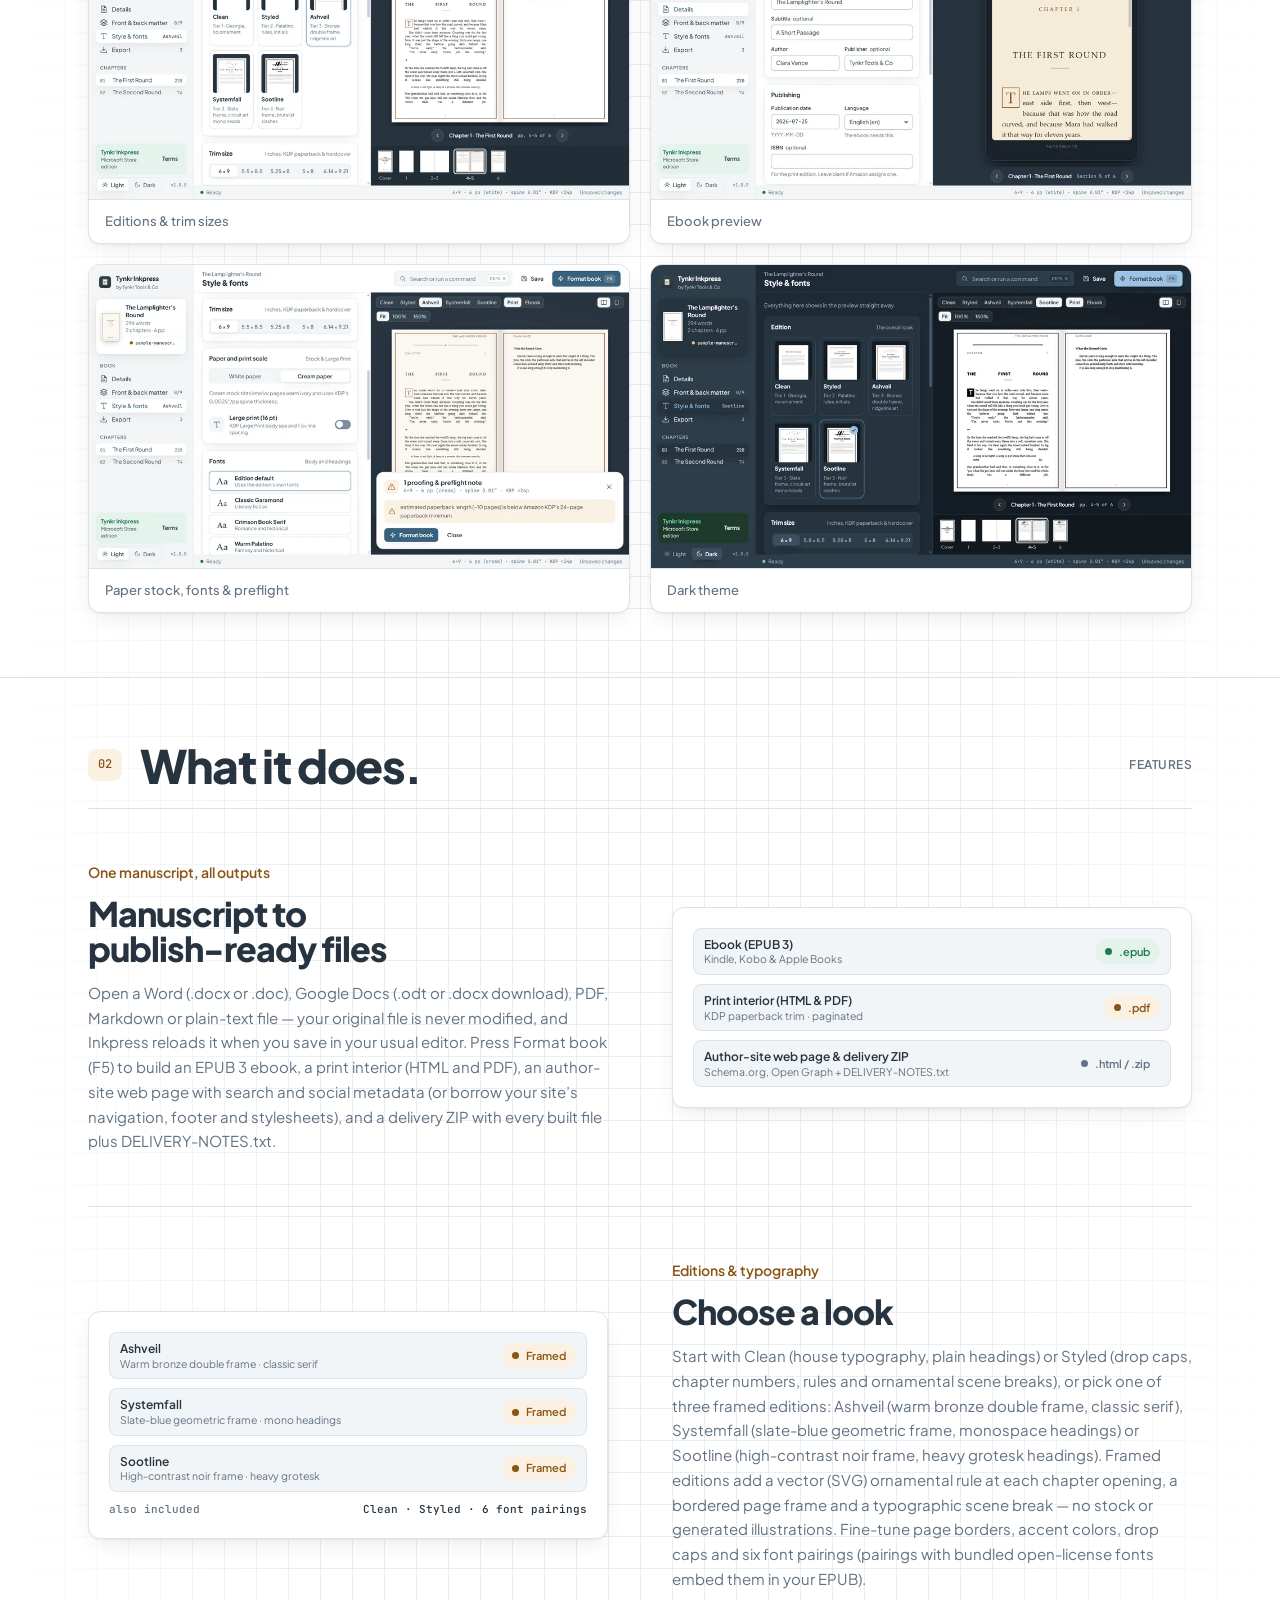
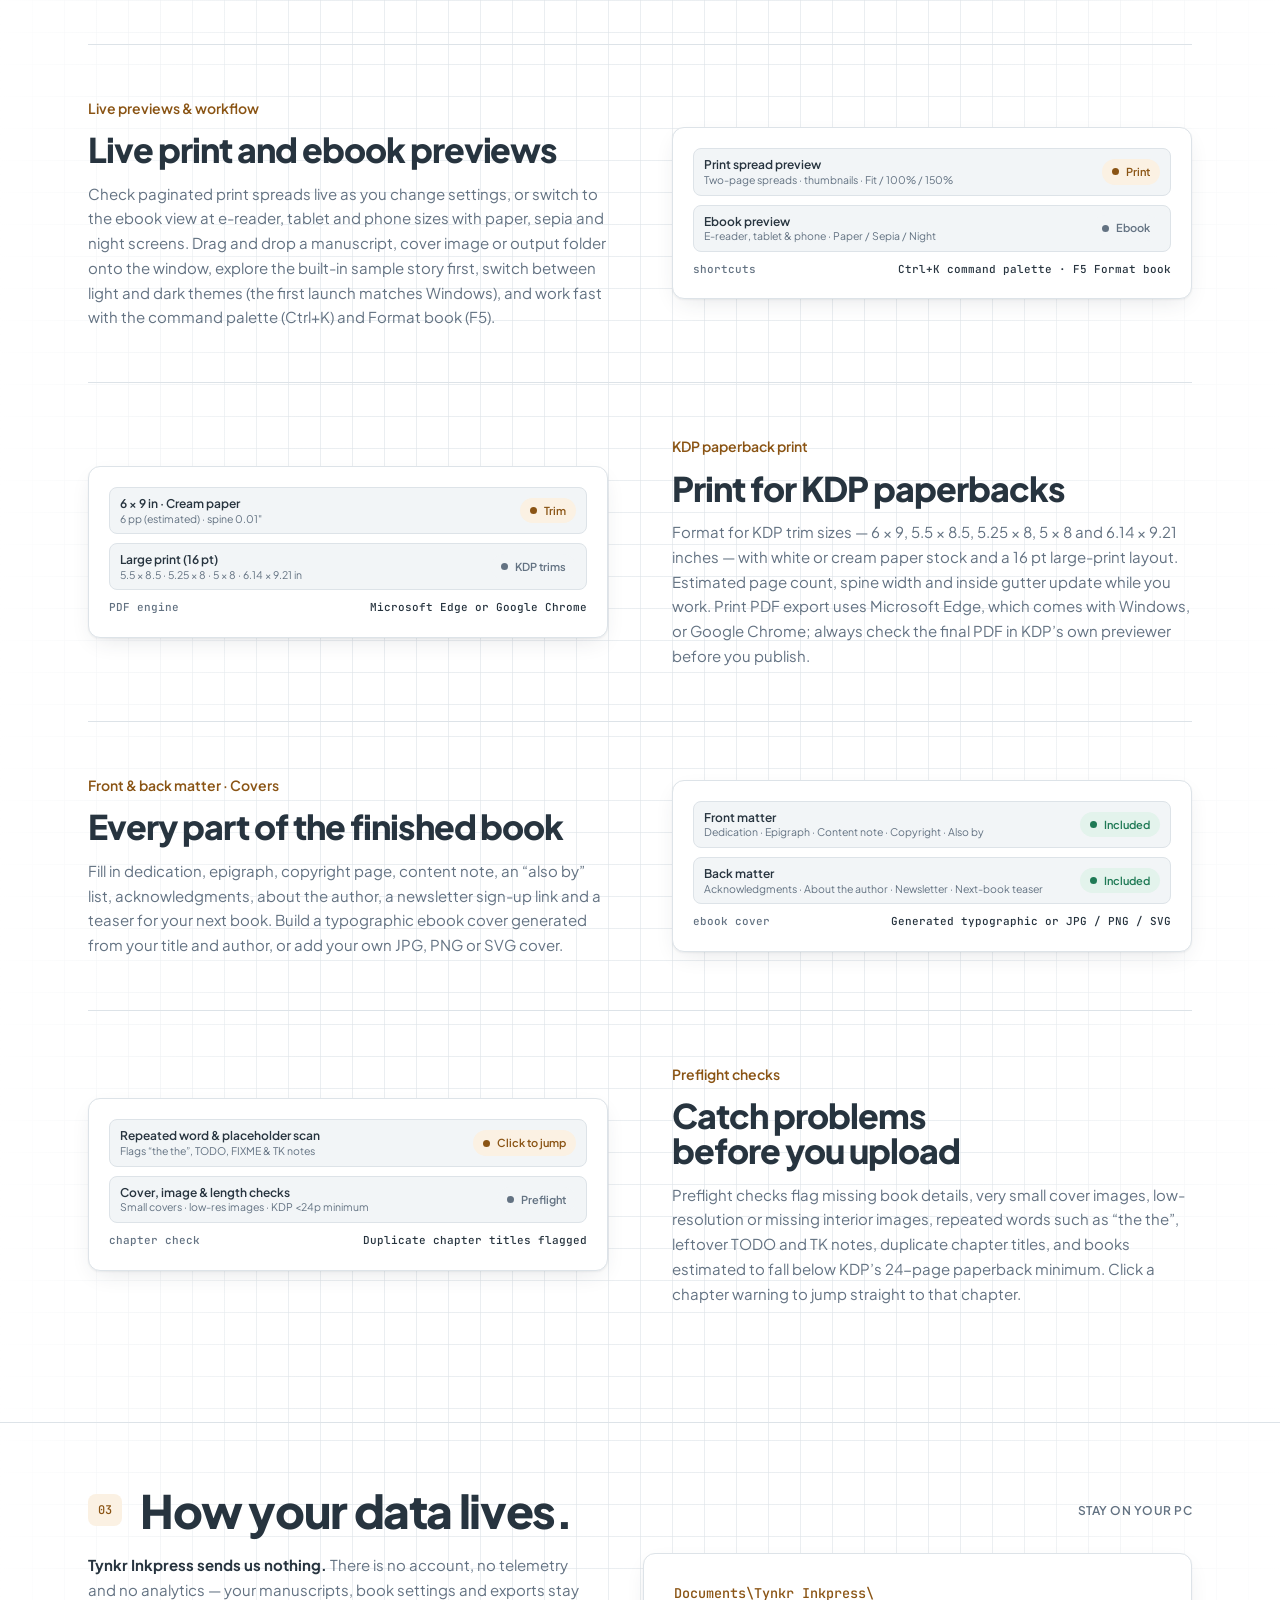
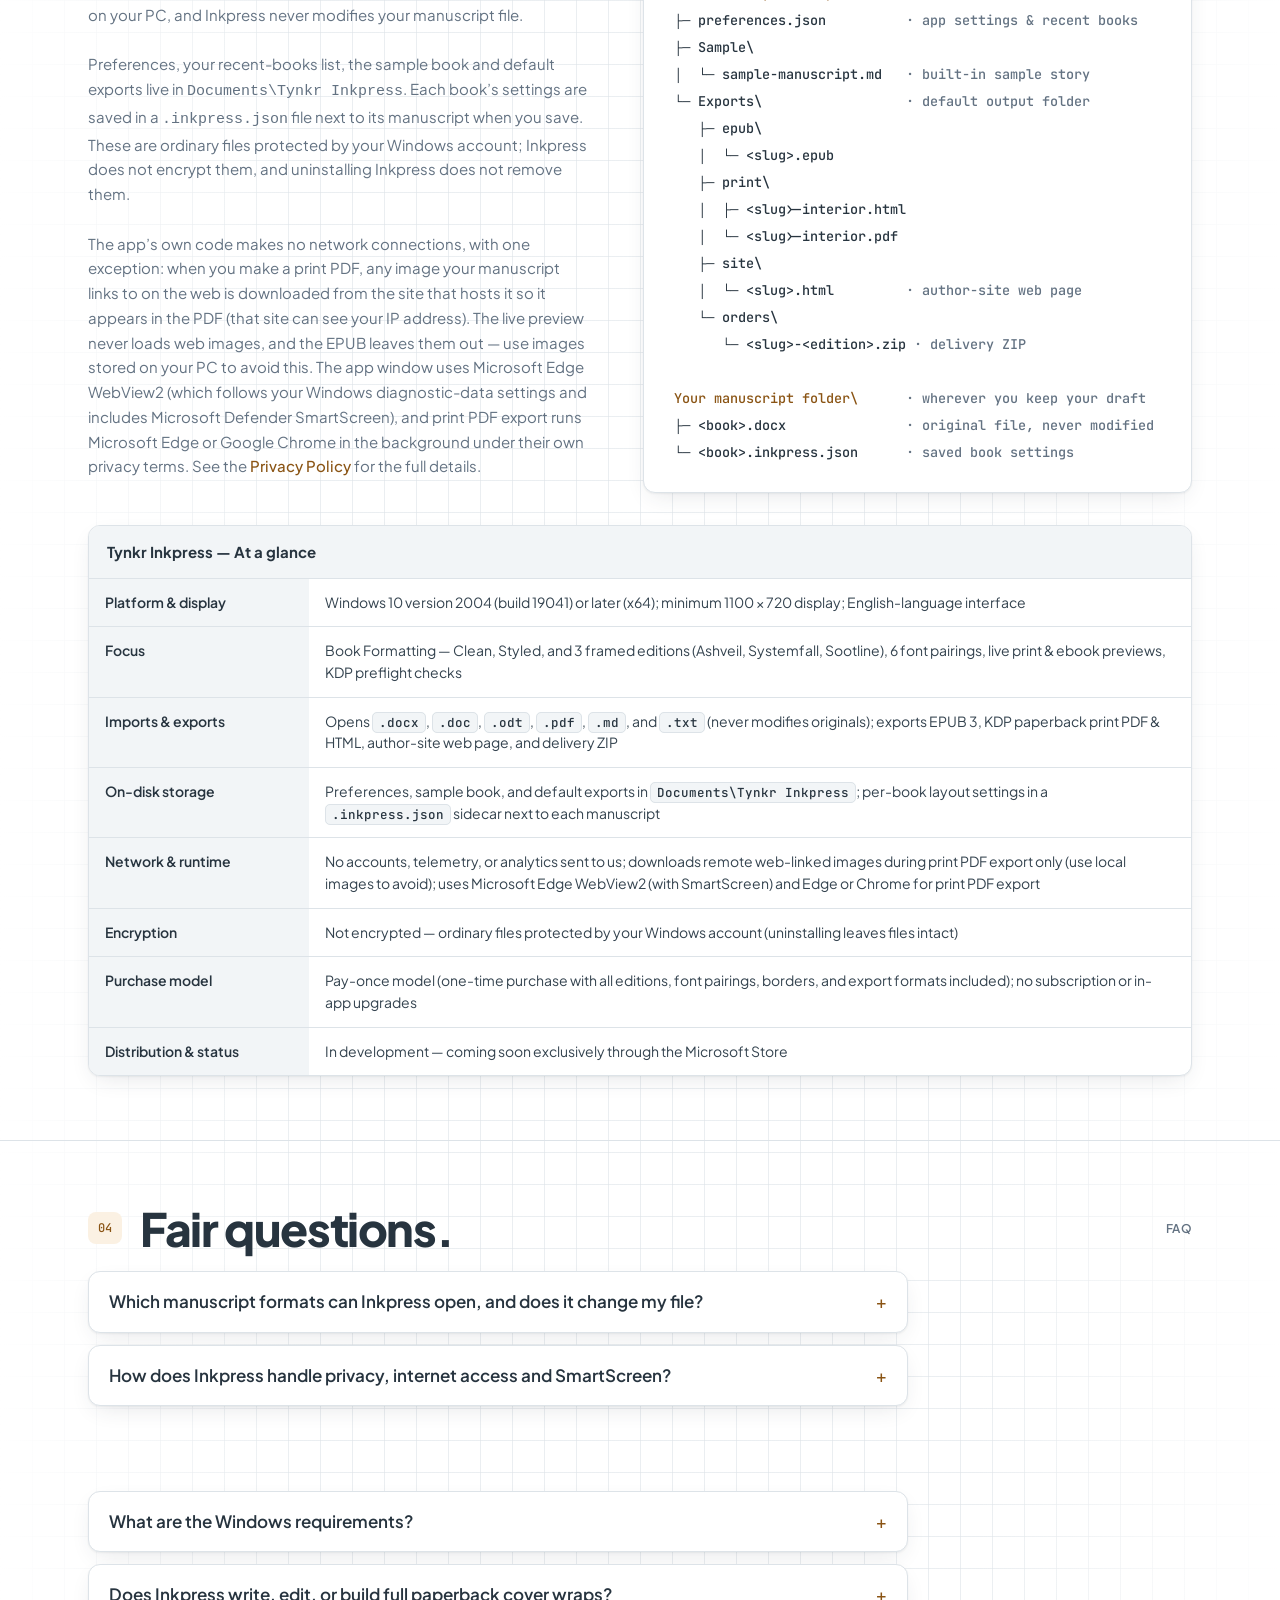
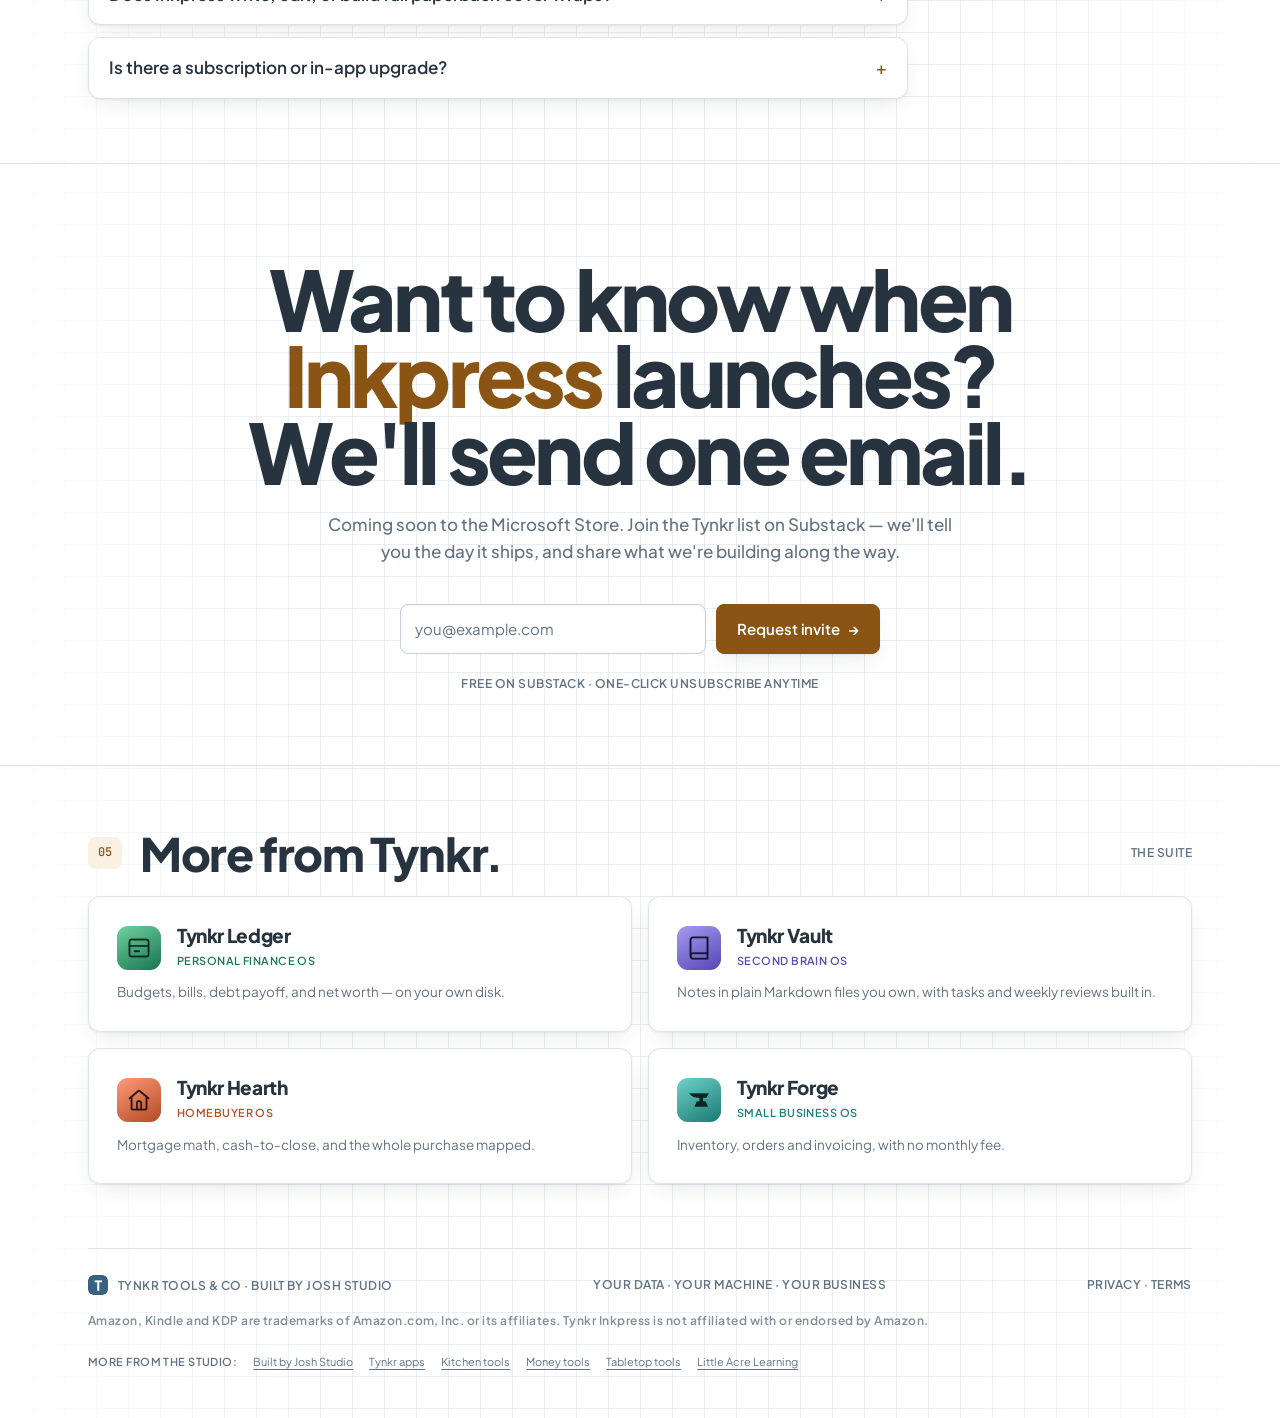
<file: inkpress/index.html>
<!doctype html>
<html lang="en" data-theme="light" data-screen-label="Tynkr Inkpress — Product page">
<head>
<meta charset="utf-8">
<!-- Google Analytics 4 -->
<script async src="https://www.googletagmanager.com/gtag/js?id=G-QDSPBB7S9J"></script>
<script>
  window.dataLayer = window.dataLayer || [];
  function gtag(){dataLayer.push(arguments);}
  gtag('consent', 'default', { ad_storage: 'denied', ad_user_data: 'denied', ad_personalization: 'denied' });
  gtag('set', 'ads_data_redaction', true);
  gtag('js', new Date());
  var gaKeep = new URLSearchParams(); new URLSearchParams(location.search).forEach(function (v, k) { if (k.indexOf('utm_') === 0) gaKeep.append(k, v); });
  gtag('config', 'G-QDSPBB7S9J', { page_location: location.origin + location.pathname + (gaKeep.toString() ? '?' + gaKeep.toString() : ''), page_referrer: document.referrer.split(/[?#]/)[0], allow_google_signals: false, allow_ad_personalization_signals: false });
</script>
<meta name="viewport" content="width=device-width,initial-scale=1">
<title>Tynkr Inkpress — Book Formatting for Windows</title>
<meta name="description" content="Format manuscripts into EPUB 3 ebooks, KDP paperback print PDFs, and author-site web pages with live previews. Local-first Windows desktop app.">
<meta name="robots" content="max-image-preview:large, max-snippet:-1, max-video-preview:-1">
<link rel="canonical" href="https://tynkr.builtbyjoshstudio.com/inkpress/">
<meta property="og:title" content="Tynkr Inkpress — Book Formatting for Windows">
<meta property="og:description" content="Format manuscripts into EPUB 3 ebooks, KDP paperback print PDFs, and author-site web pages with live previews. Local-first Windows desktop app.">
<meta property="og:image" content="https://tynkr.builtbyjoshstudio.com/assets/og-card.png">
<meta property="og:image:width" content="1200">
<meta property="og:image:height" content="630">
<meta property="og:image:alt" content="Tynkr Inkpress — Local-first book formatting desktop app for Windows.">
<meta property="og:site_name" content="Tynkr Tools & Co">
<meta name="twitter:card" content="summary_large_image">
<meta name="twitter:title" content="Tynkr Inkpress — Book Formatting for Windows">
<meta name="twitter:description" content="Format manuscripts into EPUB 3 ebooks, KDP paperback print PDFs, and author-site web pages with live previews. Local-first Windows desktop app.">
<meta name="twitter:image" content="https://tynkr.builtbyjoshstudio.com/assets/og-card.png">
<link rel="icon" href="/favicon.ico" sizes="any">
<link rel="icon" type="image/png" sizes="32x32" href="/favicon-32x32.png">
<link rel="icon" type="image/png" sizes="16x16" href="/favicon-16x16.png">
<link rel="apple-touch-icon" sizes="180x180" href="/apple-touch-icon.png">
<meta property="og:type" content="website">
<meta property="og:url" content="https://tynkr.builtbyjoshstudio.com/inkpress/">
<link rel="preload" href="/fonts/PlusJakartaSans-Variable.woff2" as="font" type="font/woff2" crossorigin>
<link rel="stylesheet" href="/css/tokens.css">
<link rel="stylesheet" href="/css/components.css">
<link rel="stylesheet" href="/css/tynkr.css">
<script type="application/ld+json">
{
  "@context": "https://schema.org",
  "@graph": [
    {
      "@type": "Organization",
      "@id": "https://builtbyjoshstudio.com/#organization",
      "name": "Built by Josh Studio LLC",
      "legalName": "Built by Josh Studio LLC",
      "url": "https://builtbyjoshstudio.com/",
      "email": "mailto:support@builtbyjoshstudio.com",
      "logo": {
        "@type": "ImageObject",
        "url": "https://tynkr.builtbyjoshstudio.com/assets/tynkr-tools-512.png",
        "width": 512,
        "height": 512
      }
    },
    {
      "@type": "WebSite",
      "@id": "https://tynkr.builtbyjoshstudio.com/#website",
      "name": "Tynkr Tools & Co",
      "url": "https://tynkr.builtbyjoshstudio.com/",
      "description": "Five local-first desktop apps for Windows — Ledger, Vault, Hearth, Forge, and Inkpress. Ordinary files on your PC; no cloud, accounts, or fees.",
      "inLanguage": "en-US",
      "publisher": {
        "@id": "https://builtbyjoshstudio.com/#organization"
      }
    },
    {
      "@type": "BreadcrumbList",
      "itemListElement": [
        {
          "@type": "ListItem",
          "position": 1,
          "name": "Tynkr Tools & Co",
          "item": "https://tynkr.builtbyjoshstudio.com/"
        },
        {
          "@type": "ListItem",
          "position": 2,
          "name": "Tynkr Inkpress",
          "item": "https://tynkr.builtbyjoshstudio.com/inkpress/"
        }
      ],
      "@id": "https://tynkr.builtbyjoshstudio.com/inkpress/#breadcrumb"
    },
    {
      "@type": "WebPage",
      "@id": "https://tynkr.builtbyjoshstudio.com/inkpress/#webpage",
      "url": "https://tynkr.builtbyjoshstudio.com/inkpress/",
      "name": "Tynkr Inkpress — Book Formatting for Windows",
      "description": "Format manuscripts into EPUB 3 ebooks, KDP paperback print PDFs, and author-site web pages with live previews. Local-first Windows desktop app.",
      "inLanguage": "en-US",
      "isPartOf": {
        "@id": "https://tynkr.builtbyjoshstudio.com/#website"
      },
      "breadcrumb": {
        "@id": "https://tynkr.builtbyjoshstudio.com/inkpress/#breadcrumb"
      },
      "mainEntity": {
        "@id": "https://tynkr.builtbyjoshstudio.com/inkpress/#app"
      },
      "primaryImageOfPage": "https://tynkr.builtbyjoshstudio.com/assets/og-card.png"
    },
    {
      "@type": "SoftwareApplication",
      "@id": "https://tynkr.builtbyjoshstudio.com/inkpress/#app",
      "name": "Tynkr Inkpress",
      "operatingSystem": "Windows 10 version 2004 (build 19041) or later (x64)",
      "applicationCategory": "DesignApplication",
      "description": "Format manuscripts into EPUB 3 ebooks, KDP paperback print PDFs, and author-site web pages with live previews. Local-first Windows desktop app.",
      "url": "https://tynkr.builtbyjoshstudio.com/inkpress/",
      "image": "https://tynkr.builtbyjoshstudio.com/assets/tynkr-inkpress-300.png",
      "screenshot": [
        "https://tynkr.builtbyjoshstudio.com/assets/screens/inkpress-01-ashveil-print-spread.png",
        "https://tynkr.builtbyjoshstudio.com/assets/screens/inkpress-04-sootline-dark.png",
        "https://tynkr.builtbyjoshstudio.com/assets/screens/inkpress-02-edition-picker.png",
        "https://tynkr.builtbyjoshstudio.com/assets/screens/inkpress-05-ebook-preview.png",
        "https://tynkr.builtbyjoshstudio.com/assets/screens/inkpress-06-trim-paper-kdp-preflight.png"
      ],
      "featureList": [
        "Imports Word (.docx/.doc), Google Docs (.odt/.docx), PDF, Markdown, and plain text without modifying originals",
        "Exports EPUB 3 ebooks, KDP paperback print PDFs, author-site web pages, and delivery ZIPs",
        "Clean, Styled, and three framed editions (Ashveil, Systemfall, Sootline)",
        "Live print and ebook previews with KDP preflight checks",
        "Front and back matter builder, typographic or custom ebook covers, and .inkpress.json sidecar settings"
      ],
      "publisher": {
        "@id": "https://builtbyjoshstudio.com/#organization"
      },
      "isPartOf": {
        "@id": "https://tynkr.builtbyjoshstudio.com/#website"
      }
    },
    {
      "@type": "FAQPage",
      "mainEntity": [
        {
          "@type": "Question",
          "name": "Which manuscript formats can Inkpress open, and does it change my file?",
          "acceptedAnswer": {
            "@type": "Answer",
            "text": "Inkpress opens Word (.docx or .doc), Google Docs (.odt or .docx download), PDF, Markdown and plain-text files. Your original manuscript is never modified — when you save changes in your usual editor, Inkpress reloads the manuscript automatically, and saves each book's layout settings in a .inkpress.json sidecar file next to it."
          }
        },
        {
          "@type": "Question",
          "name": "How does Inkpress handle privacy, internet access and SmartScreen?",
          "acceptedAnswer": {
            "@type": "Answer",
            "text": "Inkpress has no account, no telemetry and no analytics, and it sends nothing to us. The app's own code makes no network connections, with one exception: when you make a print PDF, any image your manuscript links to on the web is downloaded from the site that hosts it so it appears in the PDF (that site can see your IP address). The live preview loads nothing from the internet, and the EPUB leaves web images out — use images stored on your PC to avoid any connection. The window uses the Microsoft Edge WebView2 Runtime, which sends diagnostic data to Microsoft under your Windows diagnostic-data settings and includes Microsoft Defender SmartScreen, and print PDF export runs Microsoft Edge or Google Chrome in the background under their own privacy terms."
          }
        },
        {
          "@type": "Question",
          "name": "Where are my files stored, and are they encrypted?",
          "acceptedAnswer": {
            "@type": "Answer",
            "text": "Preferences, your recent-books list, the sample book and default exports stay in Documents\\Tynkr Inkpress, and each book's settings live in a .inkpress.json file next to its manuscript. These are ordinary files protected by your Windows account — Inkpress does not encrypt them, and uninstalling Inkpress does not remove them."
          }
        },
        {
          "@type": "Question",
          "name": "What are the Windows requirements?",
          "acceptedAnswer": {
            "@type": "Answer",
            "text": "Windows 10 version 2004 (build 19041) or later on 64-bit (x64) Windows, with a display that fits a 1100 × 720 window (English-language interface). The UI uses Microsoft Edge WebView2 (preinstalled on Windows 11 and most Windows 10 PCs), and print PDF export uses Microsoft Edge (included with Windows) or Google Chrome. Other export formats need no browser."
          }
        },
        {
          "@type": "Question",
          "name": "Does Inkpress write, edit, or build full paperback cover wraps?",
          "acceptedAnswer": {
            "@type": "Answer",
            "text": "No. Inkpress lays out your book — it does not write, edit or proofread your prose, and it does not create full wraparound paperback covers. It can generate a typographic ebook cover from your title and author (or use your own JPG, PNG or SVG cover), and gives you estimated page count, spine width and inside gutter while you format. Always check the final print PDF in KDP's own previewer before publishing."
          }
        },
        {
          "@type": "Question",
          "name": "Is there a subscription or in-app upgrade?",
          "acceptedAnswer": {
            "@type": "Answer",
            "text": "No. Tynkr Inkpress is coming soon to the Microsoft Store as a one-time purchase with every edition, font pairing, border option and export format included. There are no in-app purchases, no license keys to enter and no recurring billing; updates arrive through the Microsoft Store."
          }
        }
      ],
      "@id": "https://tynkr.builtbyjoshstudio.com/inkpress/#faq"
    }
  ]
}
</script>
</head>
<body data-app="inkpress">

<!-- ===== TOP BAR ===== -->
<header class="nav tk-nav">
  <div class="wrap">
    <div class="tk-brand">
      <a class="wordmark" href="/">Built <em>by</em> Josh Studio</a>
      <span class="line-tag"><b>TYNKR TOOLS</b> &amp; CO</span>
    </div>
    <a class="tn-back" href="/">← All apps</a>
    <div class="switch" role="group" aria-label="Theme">
      <button type="button" data-theme-btn="light" aria-pressed="true">Light</button>
      <button type="button" data-theme-btn="dark" aria-pressed="false">Dark</button>
    </div>
  </div>
</header>

<main>

  <!-- ===== HERO ===== -->
  <header class="hero phero" data-screen-label="Hero">
    <div class="wrap">
      <div class="phero-main">
        <img class="appicon" data-appfb="inkpress" src="/assets/tynkr-inkpress-300.png" alt="Tynkr Inkpress icon" width="300" height="300">
        <div>
          <span class="os">Book Formatting</span>
          <h1>Tynkr<br>Inkpress</h1>
        </div>
      </div>
      <p class="hero-sub">Turn your manuscript into an EPUB 3 ebook, a print PDF at KDP paperback trim sizes and a web page for your author site. Choose a clean, styled or framed look, check it in a live page preview, and keep your work on your own PC.</p>
      <div class="hero-cta">
        <a class="btn primary" href="#beta">Get notified <span class="arr">→</span></a>
        <a class="btn ghost" href="/">See all five apps</a>
      </div>

      <!-- what it looks like: the real Store screenshots -->
      <div class="shot-frame" data-screen-label="App screenshot">
        <a class="shot when-light" href="/assets/screens/inkpress-01-ashveil-print-spread.png" data-webp="/assets/screens/inkpress-01-ashveil-print-spread.webp" data-cap="Ashveil print spread"><picture><source type="image/webp" srcset="/assets/screens/inkpress-01-ashveil-print-spread-960.webp 960w, /assets/screens/inkpress-01-ashveil-print-spread.webp 1920w" sizes="(max-width: 1160px) calc(100vw - 56px), 1104px"><img src="/assets/screens/inkpress-01-ashveil-print-spread-960.png" srcset="/assets/screens/inkpress-01-ashveil-print-spread-960.png 960w, /assets/screens/inkpress-01-ashveil-print-spread.png 1920w" sizes="(max-width: 1160px) calc(100vw - 56px), 1104px" width="1920" height="1080" alt="Tynkr Inkpress showing book details alongside a live paginated Ashveil print spread in the preview pane." loading="eager" fetchpriority="high" decoding="async"></picture></a>
        <a class="shot when-dark" href="/assets/screens/inkpress-04-sootline-dark.png" data-webp="/assets/screens/inkpress-04-sootline-dark.webp" data-cap="Sootline print spread (dark theme)"><picture><source type="image/webp" srcset="/assets/screens/inkpress-04-sootline-dark-960.webp 960w, /assets/screens/inkpress-04-sootline-dark.webp 1920w" sizes="(max-width: 1160px) calc(100vw - 56px), 1104px"><img src="/assets/screens/inkpress-04-sootline-dark-960.png" srcset="/assets/screens/inkpress-04-sootline-dark-960.png 960w, /assets/screens/inkpress-04-sootline-dark.png 1920w" sizes="(max-width: 1160px) calc(100vw - 56px), 1104px" width="1920" height="1080" alt="Tynkr Inkpress in the dark theme showing the Sootline high-contrast noir framed edition in the live print preview." loading="lazy" decoding="async"></picture></a>
      </div>
    </div>
  </header>

  <!-- ===== 01 · SCREENSHOTS ===== -->
  <section class="s" id="screens" data-screen-label="Screenshots">
    <div class="wrap">
      <div class="s-head reveal">
        <span class="s-num">01</span>
        <h2>See it.</h2>
        <span class="tag">Screenshots</span>
      </div>
      <p class="lead reveal">Real screens from Tynkr Inkpress. Select any one to see it full size.</p>
      <div class="shots">
        <a class="shot reveal" href="/assets/screens/inkpress-02-edition-picker.png" data-webp="/assets/screens/inkpress-02-edition-picker.webp" data-cap="Editions &amp; trim sizes"><picture><source type="image/webp" srcset="/assets/screens/inkpress-02-edition-picker-960.webp 960w, /assets/screens/inkpress-02-edition-picker.webp 1920w" sizes="(max-width: 760px) calc(100vw - 56px), 542px"><img src="/assets/screens/inkpress-02-edition-picker-960.png" srcset="/assets/screens/inkpress-02-edition-picker-960.png 960w, /assets/screens/inkpress-02-edition-picker.png 1920w" sizes="(max-width: 760px) calc(100vw - 56px), 542px" width="1920" height="1080" alt="Tynkr Inkpress’s Style &amp; fonts panel showing all five editions — Clean, Styled, Ashveil, Systemfall and Sootline — next to a paginated print spread." loading="eager" decoding="async"></picture><span class="cap">Editions &amp; trim sizes</span></a>
        <a class="shot reveal" href="/assets/screens/inkpress-05-ebook-preview.png" data-webp="/assets/screens/inkpress-05-ebook-preview.webp" data-cap="Ebook preview"><picture><source type="image/webp" srcset="/assets/screens/inkpress-05-ebook-preview-960.webp 960w, /assets/screens/inkpress-05-ebook-preview.webp 1920w" sizes="(max-width: 760px) calc(100vw - 56px), 542px"><img src="/assets/screens/inkpress-05-ebook-preview-960.png" srcset="/assets/screens/inkpress-05-ebook-preview-960.png 960w, /assets/screens/inkpress-05-ebook-preview.png 1920w" sizes="(max-width: 760px) calc(100vw - 56px), 542px" width="1920" height="1080" alt="Tynkr Inkpress’s Ebook preview showing a formatted chapter inside an e-reader frame on the Sepia screen, with Paper, Sepia and Night toggles." loading="lazy" decoding="async"></picture><span class="cap">Ebook preview</span></a>
        <a class="shot reveal" href="/assets/screens/inkpress-06-trim-paper-kdp-preflight.png" data-webp="/assets/screens/inkpress-06-trim-paper-kdp-preflight.webp" data-cap="Paper stock, fonts &amp; preflight"><picture><source type="image/webp" srcset="/assets/screens/inkpress-06-trim-paper-kdp-preflight-960.webp 960w, /assets/screens/inkpress-06-trim-paper-kdp-preflight.webp 1920w" sizes="(max-width: 760px) calc(100vw - 56px), 542px"><img src="/assets/screens/inkpress-06-trim-paper-kdp-preflight-960.png" srcset="/assets/screens/inkpress-06-trim-paper-kdp-preflight-960.png 960w, /assets/screens/inkpress-06-trim-paper-kdp-preflight.png 1920w" sizes="(max-width: 760px) calc(100vw - 56px), 542px" width="1920" height="1080" alt="Tynkr Inkpress showing trim sizes, cream paper stock, large-print toggle, font pairings, and a preflight warning for KDP’s 24-page minimum." loading="lazy" decoding="async"></picture><span class="cap">Paper stock, fonts &amp; preflight</span></a>
        <a class="shot reveal" href="/assets/screens/inkpress-04-sootline-dark.png" data-webp="/assets/screens/inkpress-04-sootline-dark.webp" data-cap="Dark theme"><picture><source type="image/webp" srcset="/assets/screens/inkpress-04-sootline-dark-960.webp 960w, /assets/screens/inkpress-04-sootline-dark.webp 1920w" sizes="(max-width: 760px) calc(100vw - 56px), 542px"><img src="/assets/screens/inkpress-04-sootline-dark-960.png" srcset="/assets/screens/inkpress-04-sootline-dark-960.png 960w, /assets/screens/inkpress-04-sootline-dark.png 1920w" sizes="(max-width: 760px) calc(100vw - 56px), 542px" width="1920" height="1080" alt="Tynkr Inkpress in the dark theme with the Sootline framed edition open in the print preview." loading="lazy" decoding="async"></picture><span class="cap">Dark theme</span></a>
      </div>
    </div>
  </section>

  <!-- ===== 02 · FEATURES ===== -->
  <section class="s" id="features" data-screen-label="Features">
    <div class="wrap">
      <div class="s-head reveal">
        <span class="s-num">02</span>
        <h2>What it does.</h2>
        <span class="tag">Features</span>
      </div>

      <div class="featrow reveal">
        <div class="ftext">
          <span class="eyebrow">One manuscript, all outputs</span>
          <h3>Manuscript to publish-ready files</h3>
          <p>Open a Word (.docx or .doc), Google Docs (.odt or .docx download), PDF, Markdown or plain-text file — your original file is never modified, and Inkpress reloads it when you save in your usual editor. Press Format book (F5) to build an EPUB 3 ebook, a print interior (HTML and PDF), an author-site web page with search and social metadata (or borrow your site’s navigation, footer and stylesheets), and a delivery ZIP with every built file plus DELIVERY-NOTES.txt.</p>
        </div>
        <div class="fdemo" aria-hidden="true"><div class="mini"><div><div class="tt">Ebook (EPUB 3)</div><div class="ss">Kindle, Kobo &amp; Apple Books</div></div><span class="badge pos"><span class="d"></span>.epub</span></div><div class="mini"><div><div class="tt">Print interior (HTML &amp; PDF)</div><div class="ss">KDP paperback trim · paginated</div></div><span class="badge acc"><span class="d"></span>.pdf</span></div><div class="mini"><div><div class="tt">Author-site web page &amp; delivery ZIP</div><div class="ss">Schema.org, Open Graph + DELIVERY-NOTES.txt</div></div><span class="badge plain"><span class="d"></span>.html / .zip</span></div></div>
      </div>

      <div class="featrow flip reveal">
        <div class="ftext">
          <span class="eyebrow">Editions &amp; typography</span>
          <h3>Choose a look</h3>
          <p>Start with Clean (house typography, plain headings) or Styled (drop caps, chapter numbers, rules and ornamental scene breaks), or pick one of three framed editions: Ashveil (warm bronze double frame, classic serif), Systemfall (slate-blue geometric frame, monospace headings) or Sootline (high-contrast noir frame, heavy grotesk headings). Framed editions add a vector (SVG) ornamental rule at each chapter opening, a bordered page frame and a typographic scene break — no stock or generated illustrations. Fine-tune page borders, accent colors, drop caps and six font pairings (pairings with bundled open-license fonts embed them in your EPUB).</p>
        </div>
        <div class="fdemo" aria-hidden="true"><div class="mini"><div><div class="tt">Ashveil</div><div class="ss">Warm bronze double frame · classic serif</div></div><span class="badge acc"><span class="d"></span>Framed</span></div><div class="mini"><div><div class="tt">Systemfall</div><div class="ss">Slate-blue geometric frame · mono headings</div></div><span class="badge acc"><span class="d"></span>Framed</span></div><div class="mini"><div><div class="tt">Sootline</div><div class="ss">High-contrast noir frame · heavy grotesk</div></div><span class="badge acc"><span class="d"></span>Framed</span></div><div class="klabel"><span>also included</span><b>Clean · Styled · 6 font pairings</b></div></div>
      </div>

      <div class="featrow reveal">
        <div class="ftext">
          <span class="eyebrow">Live previews &amp; workflow</span>
          <h3>Live print and ebook previews</h3>
          <p>Check paginated print spreads live as you change settings, or switch to the ebook view at e-reader, tablet and phone sizes with paper, sepia and night screens. Drag and drop a manuscript, cover image or output folder onto the window, explore the built-in sample story first, switch between light and dark themes (the first launch matches Windows), and work fast with the command palette (Ctrl+K) and Format book (F5).</p>
        </div>
        <div class="fdemo" aria-hidden="true"><div class="mini"><div><div class="tt">Print spread preview</div><div class="ss">Two-page spreads · thumbnails · Fit / 100% / 150%</div></div><span class="badge acc"><span class="d"></span>Print</span></div><div class="mini"><div><div class="tt">Ebook preview</div><div class="ss">E-reader, tablet &amp; phone · Paper / Sepia / Night</div></div><span class="badge plain"><span class="d"></span>Ebook</span></div><div class="klabel"><span>shortcuts</span><b>Ctrl+K command palette · F5 Format book</b></div></div>
      </div>

      <div class="featrow flip reveal">
        <div class="ftext">
          <span class="eyebrow">KDP paperback print</span>
          <h3>Print for KDP paperbacks</h3>
          <p>Format for KDP trim sizes — 6 × 9, 5.5 × 8.5, 5.25 × 8, 5 × 8 and 6.14 × 9.21 inches — with white or cream paper stock and a 16 pt large-print layout. Estimated page count, spine width and inside gutter update while you work. Print PDF export uses Microsoft Edge, which comes with Windows, or Google Chrome; always check the final PDF in KDP’s own previewer before you publish.</p>
        </div>
        <div class="fdemo" aria-hidden="true"><div class="mini"><div><div class="tt">6 × 9 in · Cream paper</div><div class="ss">6 pp (estimated) · spine 0.01"</div></div><span class="badge acc"><span class="d"></span>Trim</span></div><div class="mini"><div><div class="tt">Large print (16 pt)</div><div class="ss">5.5 × 8.5 · 5.25 × 8 · 5 × 8 · 6.14 × 9.21 in</div></div><span class="badge plain"><span class="d"></span>KDP trims</span></div><div class="klabel"><span>PDF engine</span><b>Microsoft Edge or Google Chrome</b></div></div>
      </div>

      <div class="featrow reveal">
        <div class="ftext">
          <span class="eyebrow">Front &amp; back matter · Covers</span>
          <h3>Every part of the finished book</h3>
          <p>Fill in dedication, epigraph, copyright page, content note, an “also by” list, acknowledgments, about the author, a newsletter sign-up link and a teaser for your next book. Build a typographic ebook cover generated from your title and author, or add your own JPG, PNG or SVG cover.</p>
        </div>
        <div class="fdemo" aria-hidden="true"><div class="mini"><div><div class="tt">Front matter</div><div class="ss">Dedication · Epigraph · Content note · Copyright · Also by</div></div><span class="badge pos"><span class="d"></span>Included</span></div><div class="mini"><div><div class="tt">Back matter</div><div class="ss">Acknowledgments · About the author · Newsletter · Next-book teaser</div></div><span class="badge pos"><span class="d"></span>Included</span></div><div class="klabel"><span>ebook cover</span><b>Generated typographic or JPG / PNG / SVG</b></div></div>
      </div>

      <div class="featrow flip reveal">
        <div class="ftext">
          <span class="eyebrow">Preflight checks</span>
          <h3>Catch problems before you upload</h3>
          <p>Preflight checks flag missing book details, very small cover images, low-resolution or missing interior images, repeated words such as “the the”, leftover TODO and TK notes, duplicate chapter titles, and books estimated to fall below KDP’s 24-page paperback minimum. Click a chapter warning to jump straight to that chapter.</p>
        </div>
        <div class="fdemo" aria-hidden="true"><div class="mini"><div><div class="tt">Repeated word &amp; placeholder scan</div><div class="ss">Flags “the the”, TODO, FIXME &amp; TK notes</div></div><span class="badge acc"><span class="d"></span>Click to jump</span></div><div class="mini"><div><div class="tt">Cover, image &amp; length checks</div><div class="ss">Small covers · low-res images · KDP &lt;24p minimum</div></div><span class="badge plain"><span class="d"></span>Preflight</span></div><div class="klabel"><span>chapter check</span><b>Duplicate chapter titles flagged</b></div></div>
      </div>
    </div>
  </section>

  <!-- ===== 03 · YOUR DATA ===== -->
  <section class="s" id="data" data-screen-label="How your data lives">
    <div class="wrap">
      <div class="s-head reveal">
        <span class="s-num">03</span>
        <h2>How your data lives.</h2>
        <span class="tag">Stay on your PC</span>
      </div>
      <div class="datacols">
        <p class="dnote reveal"><strong>Tynkr Inkpress sends us nothing.</strong> There is no account, no telemetry and no analytics — your manuscripts, book settings and exports stay on your PC, and Inkpress never modifies your manuscript file.<br><br>Preferences, your recent-books list, the sample book and default exports live in <code>Documents\Tynkr Inkpress</code>. Each book’s settings are saved in a <code>.inkpress.json</code> file next to its manuscript when you save. These are ordinary files protected by your Windows account; Inkpress does not encrypt them, and uninstalling Inkpress does not remove them.<br><br>The app’s own code makes no network connections, with one exception: when you make a print PDF, any image your manuscript links to on the web is downloaded from the site that hosts it so it appears in the PDF (that site can see your IP address). The live preview never loads web images, and the EPUB leaves them out — use images stored on your PC to avoid this. The app window uses Microsoft Edge WebView2 (which follows your Windows diagnostic-data settings and includes Microsoft Defender SmartScreen), and print PDF export runs Microsoft Edge or Google Chrome in the background under their own privacy terms. See the <a href="/privacy/">Privacy Policy</a> for the full details.</p>
        <div class="ftree reveal"><b>Documents\Tynkr Inkpress\</b>
├─ preferences.json          <i>· app settings &amp; recent books</i>
├─ Sample\
│  └─ sample-manuscript.md   <i>· built-in sample story</i>
└─ Exports\                  <i>· default output folder</i>
   ├─ epub\
   │  └─ &lt;slug&gt;.epub
   ├─ print\
   │  ├─ &lt;slug&gt;-interior.html
   │  └─ &lt;slug&gt;-interior.pdf
   ├─ site\
   │  └─ &lt;slug&gt;.html         <i>· author-site web page</i>
   └─ orders\
      └─ &lt;slug&gt;-&lt;edition&gt;.zip <i>· delivery ZIP</i>

<b>Your manuscript folder\</b>      <i>· wherever you keep your draft</i>
├─ &lt;book&gt;.docx               <i>· original file, never modified</i>
└─ &lt;book&gt;.inkpress.json      <i>· saved book settings</i></div>
      </div>
      <div class="spec-wrap reveal">
        <table class="spec-table spec-table--kv">
          <caption>Tynkr Inkpress — At a glance</caption>
          <tbody>
            <tr><th scope="row">Platform &amp; display</th><td>Windows 10 version 2004 (build 19041) or later (x64); minimum 1100 × 720 display; English-language interface</td></tr>
            <tr><th scope="row">Focus</th><td>Book Formatting — Clean, Styled, and 3 framed editions (Ashveil, Systemfall, Sootline), 6 font pairings, live print &amp; ebook previews, KDP preflight checks</td></tr>
            <tr><th scope="row">Imports &amp; exports</th><td>Opens <code>.docx</code>, <code>.doc</code>, <code>.odt</code>, <code>.pdf</code>, <code>.md</code>, and <code>.txt</code> (never modifies originals); exports EPUB 3, KDP paperback print PDF &amp; HTML, author-site web page, and delivery ZIP</td></tr>
            <tr><th scope="row">On-disk storage</th><td>Preferences, sample book, and default exports in <code>Documents\Tynkr Inkpress</code>; per-book layout settings in a <code>.inkpress.json</code> sidecar next to each manuscript</td></tr>
            <tr><th scope="row">Network &amp; runtime</th><td>No accounts, telemetry, or analytics sent to us; downloads remote web-linked images during print PDF export only (use local images to avoid); uses Microsoft Edge WebView2 (with SmartScreen) and Edge or Chrome for print PDF export</td></tr>
            <tr><th scope="row">Encryption</th><td>Not encrypted — ordinary files protected by your Windows account (uninstalling leaves files intact)</td></tr>
            <tr><th scope="row">Purchase model</th><td>Pay-once model (one-time purchase with all editions, font pairings, borders, and export formats included); no subscription or in-app upgrades</td></tr>
            <tr><th scope="row">Distribution &amp; status</th><td>In development — coming soon exclusively through the Microsoft Store</td></tr>
          </tbody>
        </table>
      </div>
    </div>
  </section>

  <!-- ===== 04 · FAQ ===== -->
  <section class="s" id="faq" data-screen-label="FAQ">
    <div class="wrap">
      <div class="s-head reveal">
        <span class="s-num">04</span>
        <h2>Fair questions.</h2>
        <span class="tag">FAQ</span>
      </div>
      <div class="faq">
        <details class="reveal"><summary>Which manuscript formats can Inkpress open, and does it change my file?</summary><p>Inkpress opens Word (.docx or .doc), Google Docs (.odt or .docx download), PDF, Markdown and plain-text files. Your original manuscript is never modified — when you save changes in your usual editor, Inkpress reloads the manuscript automatically, and saves each book's layout settings in a .inkpress.json sidecar file next to it.</p></details>

        <details class="reveal"><summary>How does Inkpress handle privacy, internet access and SmartScreen?</summary><p>Inkpress has no account, no telemetry and no analytics, and it sends nothing to us. The app's own code makes no network connections, with one exception: when you make a print PDF, any image your manuscript links to on the web is downloaded from the site that hosts it so it appears in the PDF (that site can see your IP address). The live preview loads nothing from the internet, and the EPUB leaves web images out — use images stored on your PC to avoid any connection. The window uses the Microsoft Edge WebView2 Runtime, which sends diagnostic data to Microsoft under your Windows diagnostic-data settings and includes Microsoft Defender SmartScreen, and print PDF export runs Microsoft Edge or Google Chrome in the background under their own privacy terms.</p></details>

        <details class="reveal"><summary>Where are my files stored, and are they encrypted?</summary><p>Preferences, your recent-books list, the sample book and default exports stay in Documents\Tynkr Inkpress, and each book's settings live in a .inkpress.json file next to its manuscript. These are ordinary files protected by your Windows account — Inkpress does not encrypt them, and uninstalling Inkpress does not remove them.</p></details>

        <details class="reveal"><summary>What are the Windows requirements?</summary><p>Windows 10 version 2004 (build 19041) or later on 64-bit (x64) Windows, with a display that fits a 1100 × 720 window (English-language interface). The UI uses Microsoft Edge WebView2 (preinstalled on Windows 11 and most Windows 10 PCs), and print PDF export uses Microsoft Edge (included with Windows) or Google Chrome. Other export formats need no browser.</p></details>

        <details class="reveal"><summary>Does Inkpress write, edit, or build full paperback cover wraps?</summary><p>No. Inkpress lays out your book — it does not write, edit or proofread your prose, and it does not create full wraparound paperback covers. It can generate a typographic ebook cover from your title and author (or use your own JPG, PNG or SVG cover), and gives you estimated page count, spine width and inside gutter while you format. Always check the final print PDF in KDP's own previewer before publishing.</p></details>

        <details class="reveal"><summary>Is there a subscription or in-app upgrade?</summary><p>No. Tynkr Inkpress is coming soon to the Microsoft Store as a one-time purchase with every edition, font pairing, border option and export format included. There are no in-app purchases, no license keys to enter and no recurring billing; updates arrive through the Microsoft Store.</p></details>
      </div>
    </div>
  </section>

  <!-- ===== BETA CTA ===== -->
  <section class="closing" id="beta" data-screen-label="Beta signup">
    <div class="wrap">
      <h2 class="reveal">Want to know when <span class="em">Inkpress</span> launches?<br>We'll send one email.</h2>
      <p class="reveal">Coming soon to the Microsoft Store. Join the Tynkr list on Substack — we'll tell you the day it ships, and share what we're building along the way.</p>
      <form class="beta-form reveal" id="beta-form">
        <input type="email" name="email" required placeholder="you@example.com" aria-label="Email address">
        <input type="hidden" name="app" value="inkpress">
        <button class="btn primary" type="submit">Request invite <span class="arr">→</span></button>
      </form>
      <p class="form-done" id="form-done">✓ You're on the list. One email, when it's ready. That's it.</p>
      <p class="form-err" id="form-err">Something went wrong — nothing was sent. Please try again, or email <a href="mailto:support@builtbyjoshstudio.com">support@builtbyjoshstudio.com</a>.</p>
      <p class="form-note">Free on Substack · one-click unsubscribe anytime</p>
    </div>
  </section>

  <!-- ===== MORE FROM TYNKR ===== -->
  <section class="s" id="more" data-screen-label="More from Tynkr">
    <div class="wrap">
      <div class="s-head reveal">
        <span class="s-num">05</span>
        <h2>More from Tynkr.</h2>
        <span class="tag">The suite</span>
      </div>
      <div class="apps-grid more-grid">

        <a class="app-card more-card reveal" style="--ac:var(--c-ledger)" href="/ledger/">
          <div class="app-head">
            <img data-appfb="ledger" src="/assets/tynkr-ledger-300.png" alt="Tynkr Ledger icon" width="300" height="300">
            <div><span class="name">Tynkr Ledger</span><span class="os">Personal Finance OS</span></div>
          </div>
          <p class="desc">Budgets, bills, debt payoff, and net worth — on your own disk.</p>
        </a>

        <a class="app-card more-card reveal" style="--ac:var(--c-vault)" href="/vault/">
          <div class="app-head">
            <img data-appfb="vault" src="/assets/tynkr-vault-300.png" alt="Tynkr Vault icon" width="300" height="300">
            <div><span class="name">Tynkr Vault</span><span class="os">Second Brain OS</span></div>
          </div>
          <p class="desc">Notes in plain Markdown files you own, with tasks and weekly reviews built in.</p>
        </a>

        <a class="app-card more-card reveal" style="--ac:var(--c-hearth)" href="/hearth/">
          <div class="app-head">
            <img data-appfb="hearth" src="/assets/tynkr-hearth-300.png" alt="Tynkr Hearth icon" width="300" height="300">
            <div><span class="name">Tynkr Hearth</span><span class="os">Homebuyer OS</span></div>
          </div>
          <p class="desc">Mortgage math, cash-to-close, and the whole purchase mapped.</p>
        </a>

        <a class="app-card more-card reveal" style="--ac:var(--c-forge)" href="/forge/">
          <div class="app-head">
            <img data-appfb="forge" src="/assets/tynkr-forge-300.png" alt="Tynkr Forge icon" width="300" height="300">
            <div><span class="name">Tynkr Forge</span><span class="os">Small Business OS</span></div>
          </div>
          <p class="desc">Inventory, orders and invoicing, with no monthly fee.</p>
        </a>
      </div>
    </div>
  </section>

</main>

  <div class="wrap">
    <footer class="foot">
      <span class="fb"><img data-appfb="tools" src="/assets/tynkr-tools-512.png" alt="" width="512" height="512">TYNKR TOOLS &amp; CO · BUILT BY JOSH STUDIO</span>
      <span>YOUR DATA · YOUR MACHINE · YOUR BUSINESS</span><span><a href="/privacy/">PRIVACY</a> · <a href="/terms/">TERMS</a></span><span style="flex-basis:100%;opacity:.8;">Amazon, Kindle and KDP are trademarks of Amazon.com, Inc. or its affiliates. Tynkr Inkpress is not affiliated with or endorsed by Amazon.</span>
    </footer>
    <nav aria-label="More from Built by Josh Studio" class="studio-links">
      <span>More from the studio:</span>
      <a href="https://builtbyjoshstudio.com/">Built by Josh Studio</a>
      <a href="https://tynkr.builtbyjoshstudio.com/">Tynkr apps</a>
      <a href="https://cooking.builtbyjoshstudio.com/tools/">Kitchen tools</a>
      <a href="https://tools.builtbyjoshstudio.com/money/">Money tools</a>
      <a href="https://writing.builtbyjoshstudio.com/tabletop/">Tabletop tools</a>
      <a href="https://littleacrelearning.com/">Little Acre Learning</a>
    </nav>
  </div>

<script src="/js/shots.js" defer></script>
<script>
  document.documentElement.classList.add('js');

  const order = ['light', 'dark'];
  // Dark is the apps' own dark theme (tokens.css "dark", the same Payne's gray the apps use)
  const ATTR = { light: 'light', dark: 'dark' };
  const btns = [...document.querySelectorAll('[data-theme-btn]')];
  const reduce = window.matchMedia('(prefers-reduced-motion: reduce)').matches;

  // save = true only when the visitor picked the theme; the default is never written
  function applyTheme(t, save) {
    document.documentElement.setAttribute('data-theme', ATTR[t]);
    btns.forEach(b => b.setAttribute('aria-pressed', b.dataset.themeBtn === t ? 'true' : 'false'));
    if (save) { try { localStorage.setItem('tynkr-site-theme', t); } catch (e) {} }
  }

  function setTheme(t, evt) {
    if (!document.startViewTransition || reduce || !evt) { applyTheme(t, true); return; }
    const x = evt.clientX, y = evt.clientY;
    const r = Math.hypot(Math.max(x, innerWidth - x), Math.max(y, innerHeight - y));
    const vt = document.startViewTransition(() => applyTheme(t, true));
    vt.ready.then(() => {
      document.documentElement.animate(
        { clipPath: [`circle(0px at ${x}px ${y}px)`, `circle(${r}px at ${x}px ${y}px)`] },
        { duration: 560, easing: 'cubic-bezier(.4,0,.2,1)', pseudoElement: '::view-transition-new(root)' }
      );
    }).catch(() => {});
    vt.finished.catch(() => {});
  }

  btns.forEach(b => b.addEventListener('click', (e) => setTheme(b.dataset.themeBtn, e)));

  // restore the visitor's own choice; the site opens light (an old saved "mist" opens light too)
  try {
    if (localStorage.getItem('tynkr-site-theme') === 'dark') applyTheme('dark', false);
  } catch (e) {}

  // scroll reveal
  if (!reduce && 'IntersectionObserver' in window) {
    const io = new IntersectionObserver((entries) => {
      entries.forEach((en, i) => {
        if (en.isIntersecting) {
          en.target.style.transitionDelay = Math.min(i * 60, 240) + 'ms';
          en.target.classList.add('in');
          io.unobserve(en.target);
        }
      });
    }, { threshold: 0.12, rootMargin: '0px 0px -8% 0px' });
    document.querySelectorAll('.reveal').forEach(el => io.observe(el));
  } else {
    document.querySelectorAll('.reveal').forEach(el => el.classList.add('in'));
  }

  // beta form — send subscribers to the Tynkr Tools & Co Substack, email pre-filled.
  const SUBSTACK_SUBSCRIBE = 'https://tynkrtoolsco.substack.com/subscribe';
  const betaForm = document.getElementById('beta-form');
  betaForm.addEventListener('submit', (e) => {
    e.preventDefault();
    const input = betaForm.querySelector('input[name="email"]');
    const email = (input.value || '').trim();
    if (!email) { input.focus(); return; }
    const btn = betaForm.querySelector('button');
    btn.disabled = true; btn.firstChild.textContent = 'Taking you there… ';
    window.location.href = SUBSTACK_SUBSCRIBE + '?email=' + encodeURIComponent(email);
  });

  // icon fallback — flat colored square with app initial if a PNG fails.
  const FB = { ledger: 'var(--c-ledger)', vault: 'var(--c-vault)', hearth: 'var(--c-hearth)', forge: 'var(--c-forge)', inkpress: 'var(--c-inkpress)', tools: 'var(--accent)' };
  function appFallback(img) {
    if (!img.parentNode) return;
    const app = img.dataset.appfb;
    const size = Math.round(img.getBoundingClientRect().width) || 20;
    const fb = document.createElement('span');
    fb.setAttribute('role', 'img');
    fb.setAttribute('aria-label', img.alt || ('Tynkr ' + app));
    fb.style.cssText = 'display:inline-grid;place-items:center;flex-shrink:0;' +
      'width:' + size + 'px;height:' + size + 'px;border-radius:' + Math.round(size * .24) + 'px;' +
      'background:' + FB[app] + ';color:var(--accent-ink);font-family:var(--font-display);' +
      'font-weight:800;font-size:' + Math.round(size * .52) + 'px;line-height:1;';
    fb.textContent = app.charAt(0).toUpperCase();
    img.replaceWith(fb);
  }
  document.querySelectorAll('img[data-appfb]').forEach(img => {
    img.addEventListener('error', () => appFallback(img), { once: true });
    if (img.complete && img.naturalWidth === 0) appFallback(img);
  });
</script>

</body>
</html>
</file>
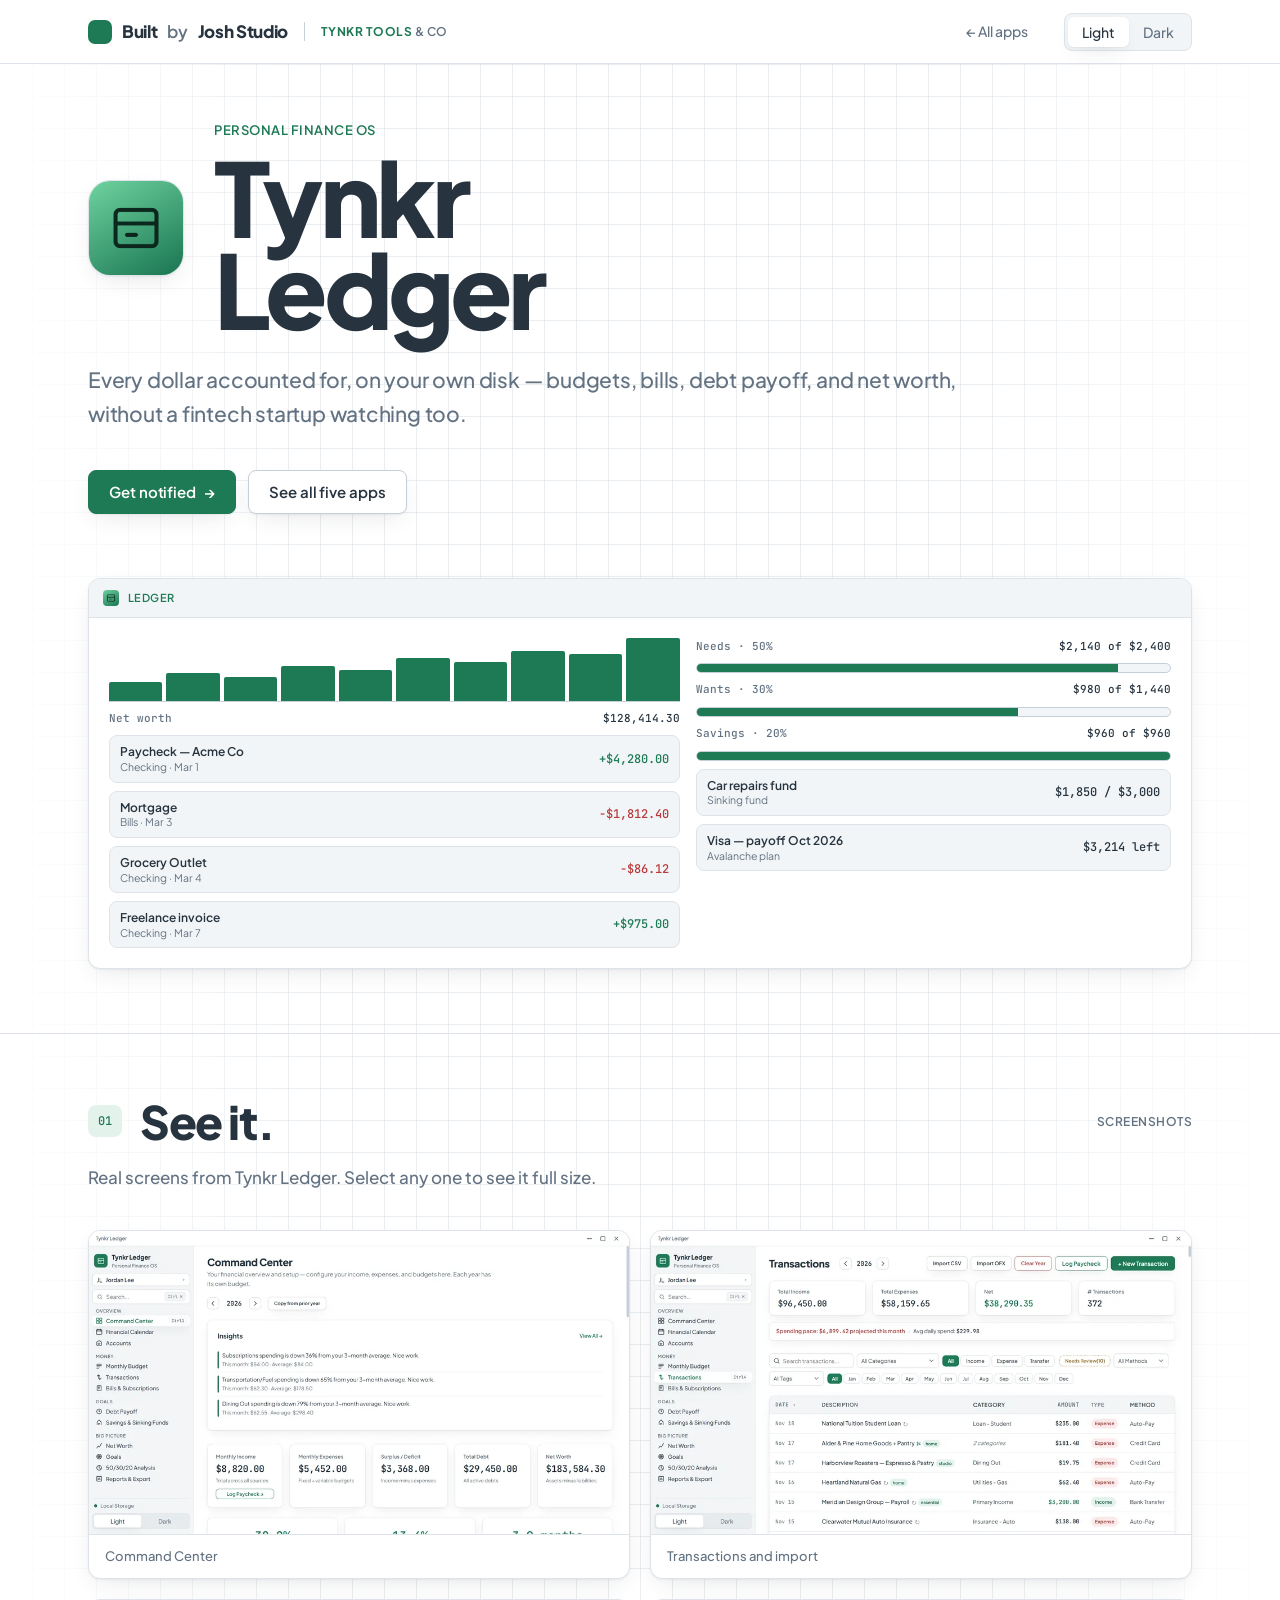
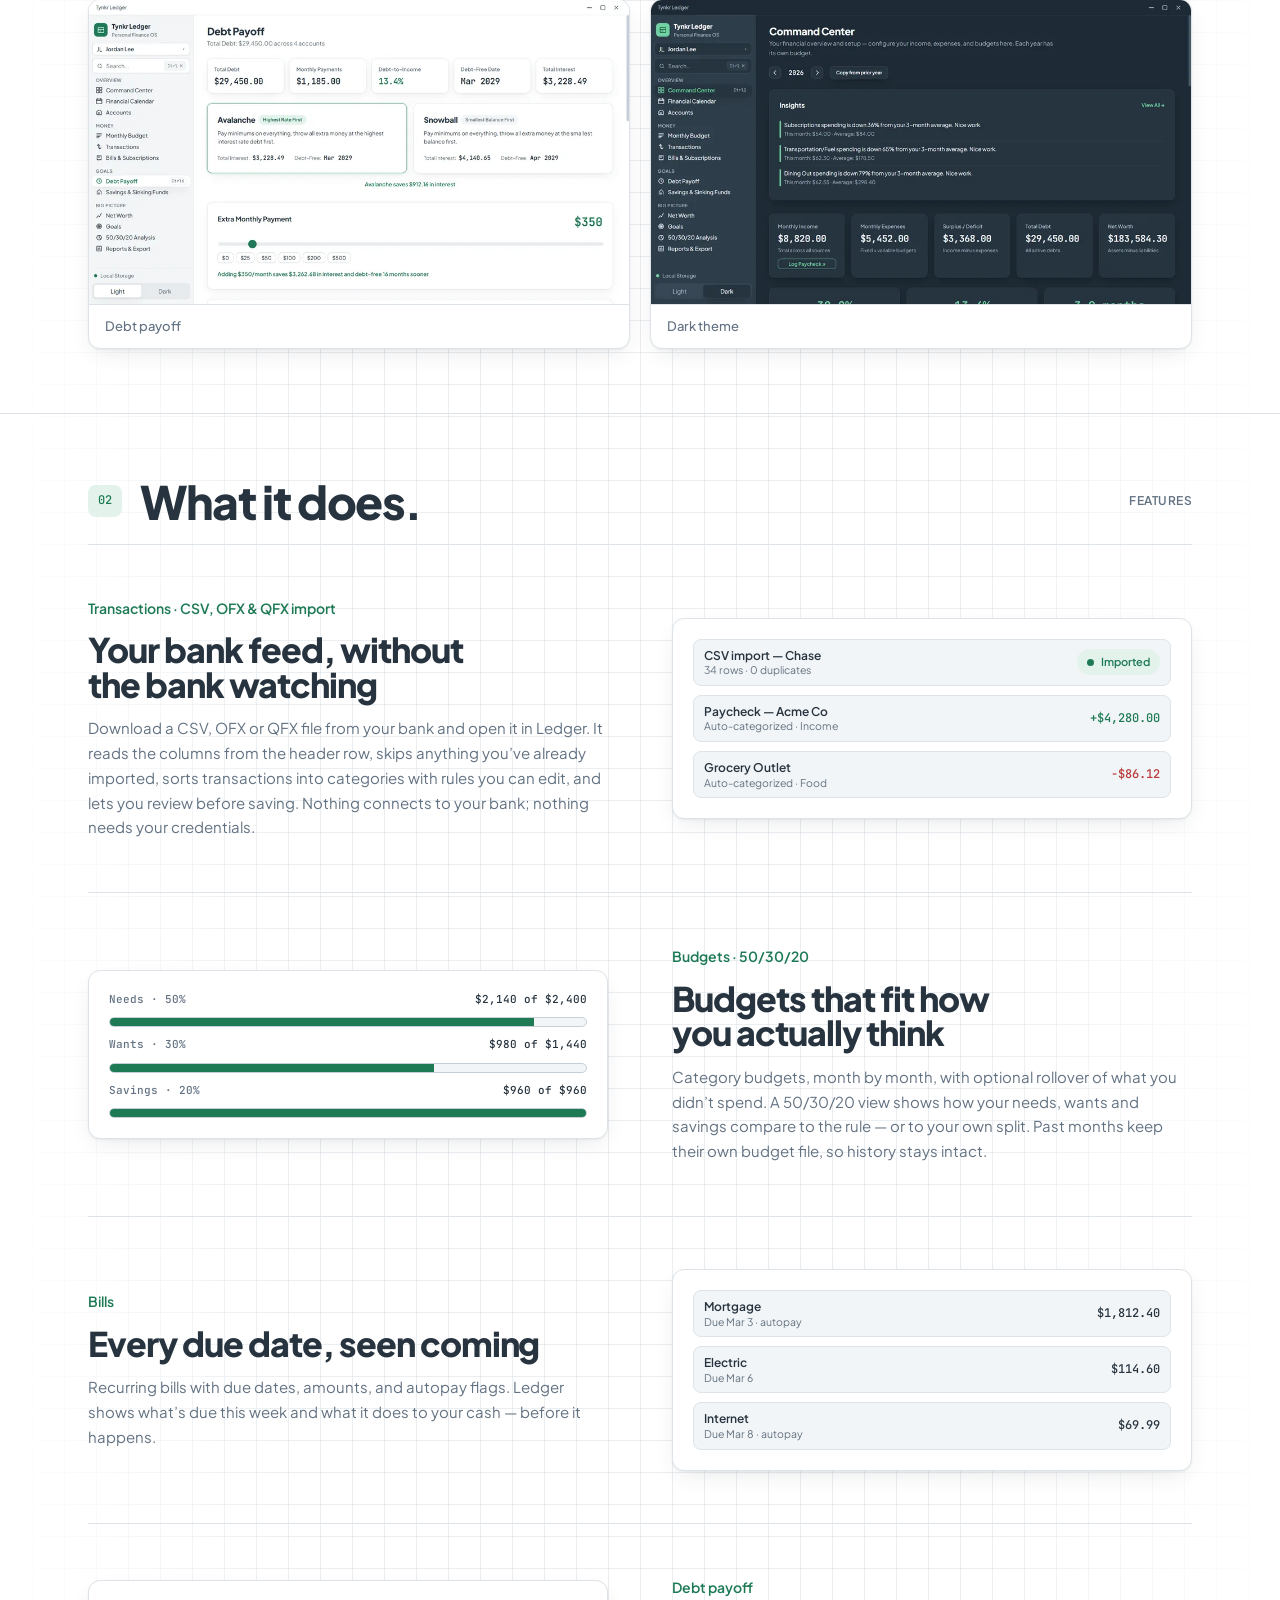
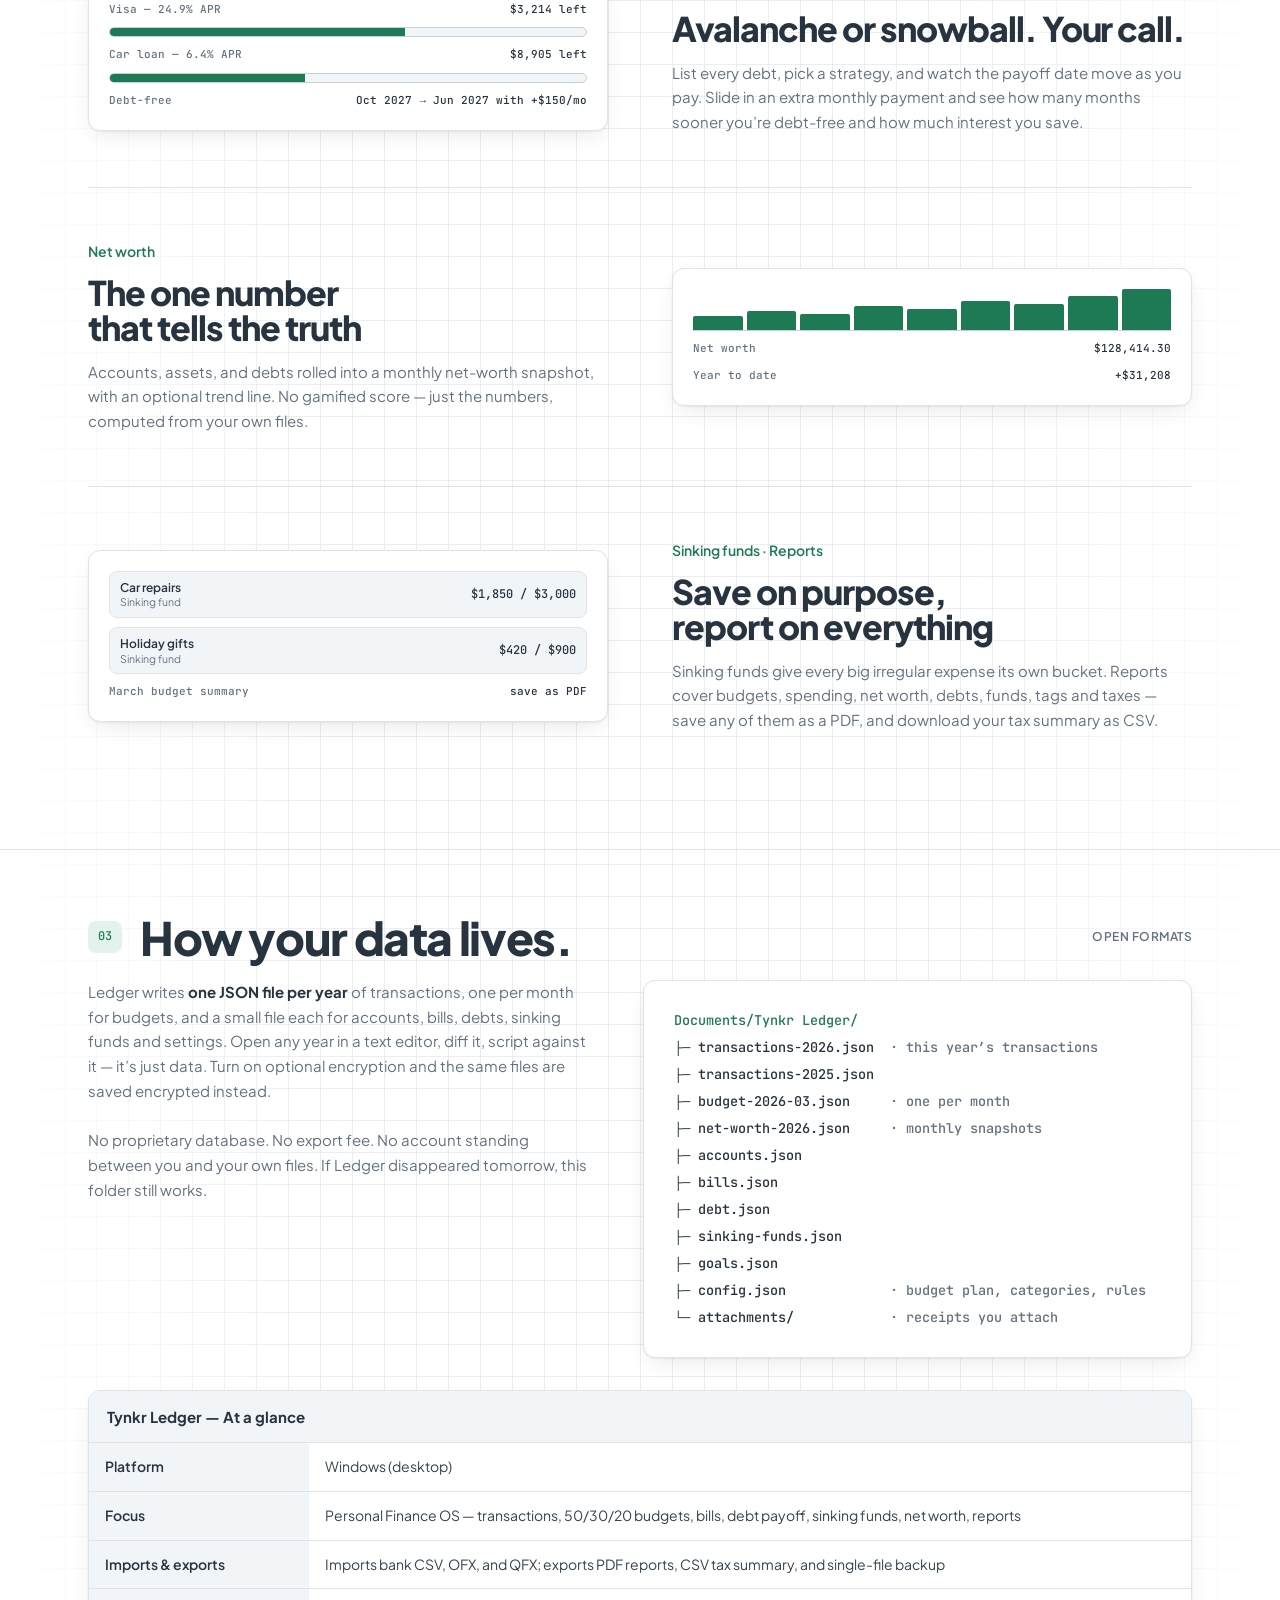
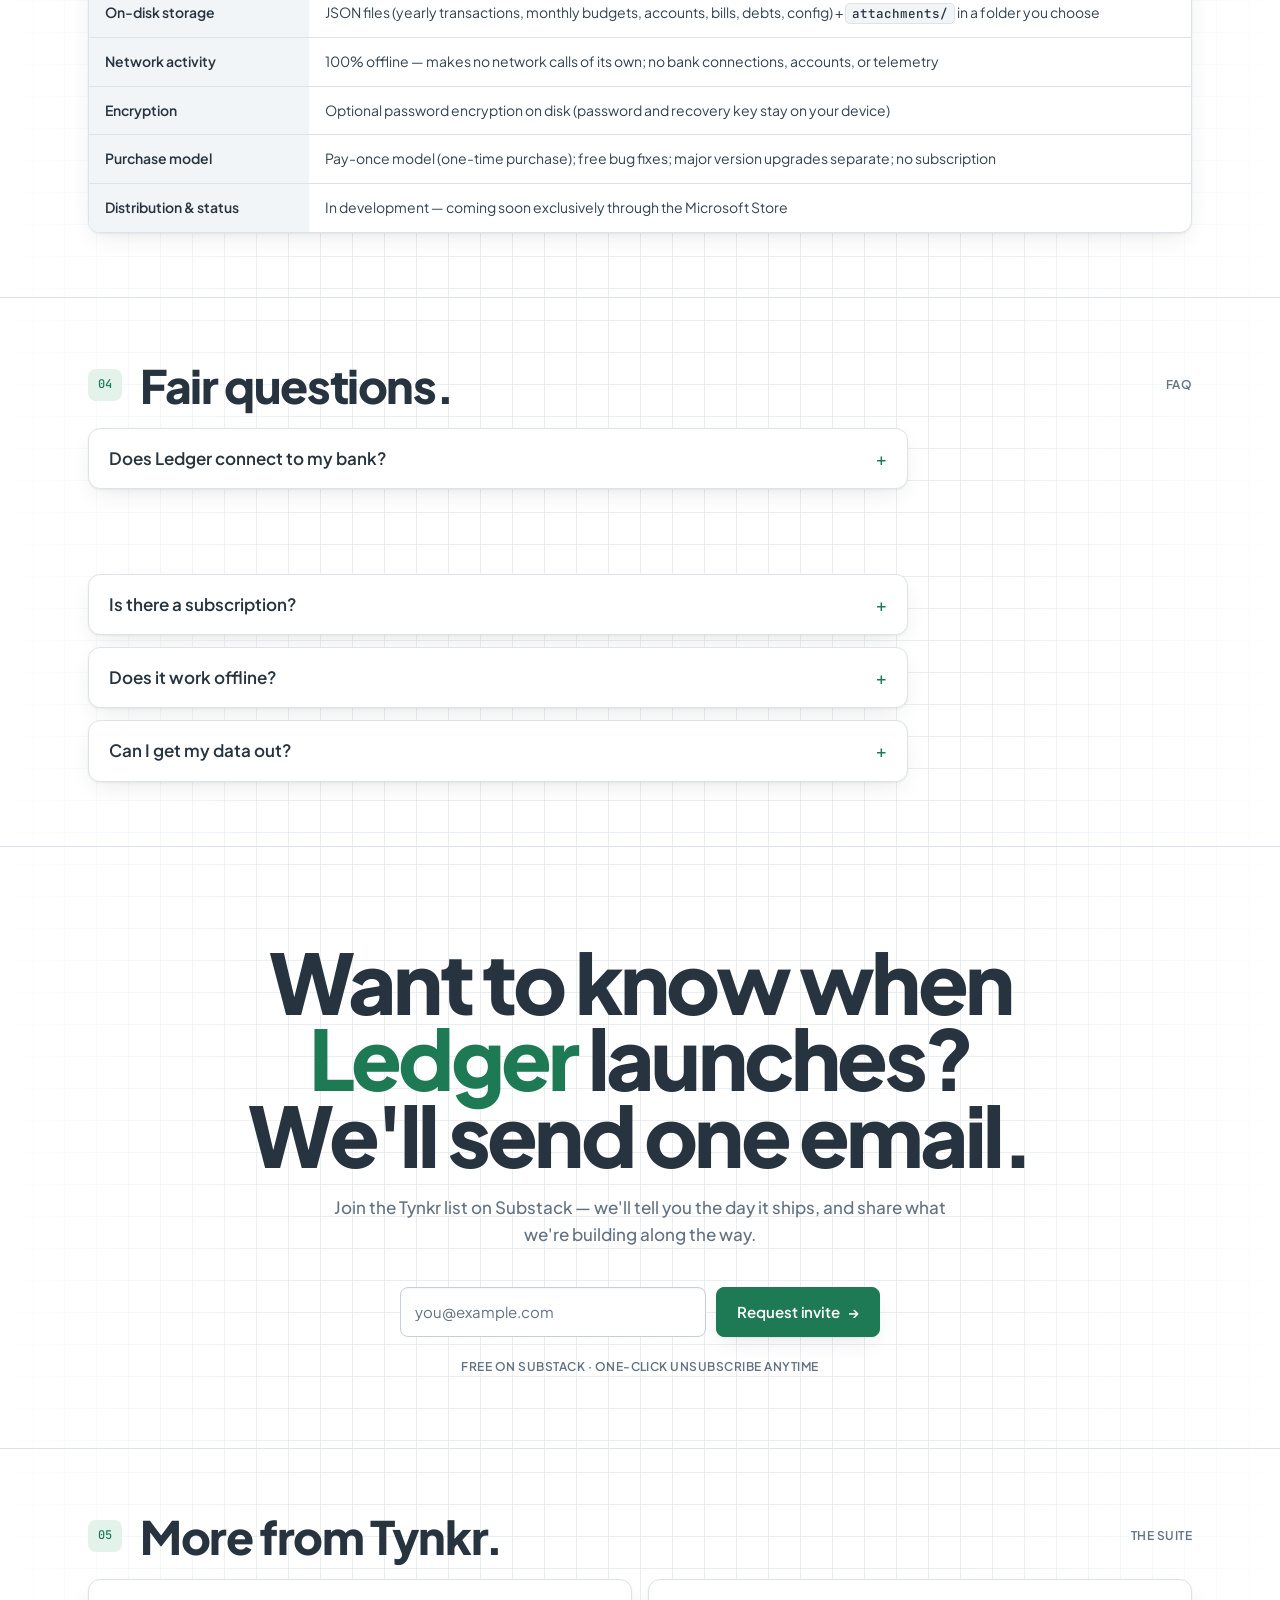
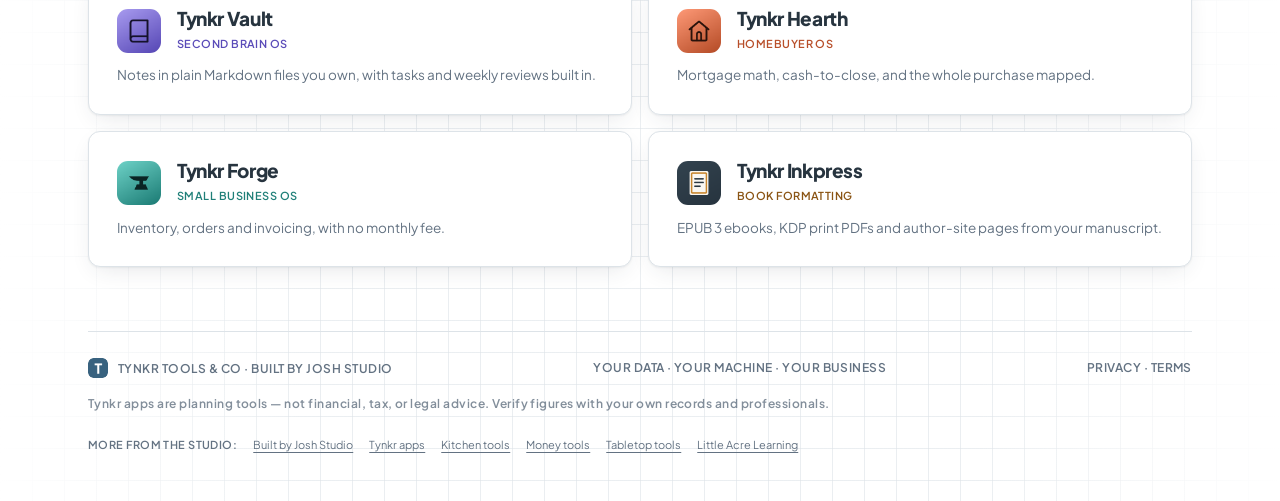
<file: ledger/index.html>
<!doctype html>
<html lang="en" data-theme="light" data-screen-label="Tynkr Ledger — Product page">
<head>
<meta charset="utf-8">
<!-- Google Analytics 4 -->
<script async src="https://www.googletagmanager.com/gtag/js?id=G-QDSPBB7S9J"></script>
<script>
  window.dataLayer = window.dataLayer || [];
  function gtag(){dataLayer.push(arguments);}
  gtag('consent', 'default', { ad_storage: 'denied', ad_user_data: 'denied', ad_personalization: 'denied' });
  gtag('set', 'ads_data_redaction', true);
  gtag('js', new Date());
  var gaKeep = new URLSearchParams(); new URLSearchParams(location.search).forEach(function (v, k) { if (k.indexOf('utm_') === 0) gaKeep.append(k, v); });
  gtag('config', 'G-QDSPBB7S9J', { page_location: location.origin + location.pathname + (gaKeep.toString() ? '?' + gaKeep.toString() : ''), page_referrer: document.referrer.split(/[?#]/)[0], allow_google_signals: false, allow_ad_personalization_signals: false });
</script>
<meta name="viewport" content="width=device-width,initial-scale=1">
<title>Tynkr Ledger — Local-First Personal Finance OS for Windows</title>
<meta name="description" content="Personal finance on your own disk: transactions, budgets, bills, debt payoff, net worth. Local-first Windows app — no cloud, no accounts, no subscription.">
<meta name="robots" content="max-image-preview:large, max-snippet:-1, max-video-preview:-1">
<link rel="canonical" href="https://tynkr.builtbyjoshstudio.com/ledger/">
<meta property="og:title" content="Tynkr Ledger — Local-First Personal Finance OS for Windows">
<meta property="og:description" content="Personal finance on your own disk: transactions, budgets, bills, debt payoff, net worth. Local-first Windows app — no cloud, no accounts, no subscription.">
<meta property="og:image" content="https://tynkr.builtbyjoshstudio.com/assets/og-card.png">
<meta property="og:image:width" content="1200">
<meta property="og:image:height" content="630">
<meta property="og:image:alt" content="Tynkr Ledger — Local-first personal finance desktop app for Windows.">
<meta property="og:site_name" content="Tynkr Tools & Co">
<meta name="twitter:card" content="summary_large_image">
<meta name="twitter:title" content="Tynkr Ledger — Local-First Personal Finance OS for Windows">
<meta name="twitter:description" content="Personal finance on your own disk: transactions, budgets, bills, debt payoff, net worth. Local-first Windows app — no cloud, no accounts, no subscription.">
<meta name="twitter:image" content="https://tynkr.builtbyjoshstudio.com/assets/og-card.png">
<link rel="icon" href="/favicon.ico" sizes="any">
<link rel="icon" type="image/png" sizes="32x32" href="/favicon-32x32.png">
<link rel="icon" type="image/png" sizes="16x16" href="/favicon-16x16.png">
<link rel="apple-touch-icon" sizes="180x180" href="/apple-touch-icon.png">
<meta property="og:type" content="website">
<meta property="og:url" content="https://tynkr.builtbyjoshstudio.com/ledger/">
<link rel="preload" href="/fonts/PlusJakartaSans-Variable.woff2" as="font" type="font/woff2" crossorigin>
<link rel="stylesheet" href="/css/tokens.css">
<link rel="stylesheet" href="/css/components.css">
<link rel="stylesheet" href="/css/tynkr.css">
<script type="application/ld+json">
{
  "@context": "https://schema.org",
  "@graph": [
    {
      "@type": "Organization",
      "@id": "https://builtbyjoshstudio.com/#organization",
      "name": "Built by Josh Studio LLC",
      "legalName": "Built by Josh Studio LLC",
      "url": "https://builtbyjoshstudio.com/",
      "email": "mailto:support@builtbyjoshstudio.com",
      "logo": {
        "@type": "ImageObject",
        "url": "https://tynkr.builtbyjoshstudio.com/assets/tynkr-tools-512.png",
        "width": 512,
        "height": 512
      }
    },
    {
      "@type": "WebSite",
      "@id": "https://tynkr.builtbyjoshstudio.com/#website",
      "name": "Tynkr Tools & Co",
      "url": "https://tynkr.builtbyjoshstudio.com/",
      "description": "Five local-first desktop apps for Windows — Ledger, Vault, Hearth, Forge, and Inkpress. Ordinary files on your PC; no cloud, accounts, or fees.",
      "inLanguage": "en-US",
      "publisher": {
        "@id": "https://builtbyjoshstudio.com/#organization"
      }
    },
    {
      "@type": "BreadcrumbList",
      "itemListElement": [
        {
          "@type": "ListItem",
          "position": 1,
          "name": "Tynkr Tools & Co",
          "item": "https://tynkr.builtbyjoshstudio.com/"
        },
        {
          "@type": "ListItem",
          "position": 2,
          "name": "Tynkr Ledger",
          "item": "https://tynkr.builtbyjoshstudio.com/ledger/"
        }
      ],
      "@id": "https://tynkr.builtbyjoshstudio.com/ledger/#breadcrumb"
    },
    {
      "@type": "WebPage",
      "@id": "https://tynkr.builtbyjoshstudio.com/ledger/#webpage",
      "url": "https://tynkr.builtbyjoshstudio.com/ledger/",
      "name": "Tynkr Ledger — Local-First Personal Finance OS for Windows",
      "description": "Personal finance on your own disk: transactions, budgets, bills, debt payoff, net worth. Local-first Windows app — no cloud, no accounts, no subscription.",
      "inLanguage": "en-US",
      "isPartOf": {
        "@id": "https://tynkr.builtbyjoshstudio.com/#website"
      },
      "breadcrumb": {
        "@id": "https://tynkr.builtbyjoshstudio.com/ledger/#breadcrumb"
      },
      "mainEntity": {
        "@id": "https://tynkr.builtbyjoshstudio.com/ledger/#app"
      },
      "primaryImageOfPage": "https://tynkr.builtbyjoshstudio.com/assets/og-card.png"
    },
    {
      "@type": "SoftwareApplication",
      "@id": "https://tynkr.builtbyjoshstudio.com/ledger/#app",
      "name": "Tynkr Ledger",
      "operatingSystem": "Windows",
      "applicationCategory": "FinanceApplication",
      "description": "Personal finance on your own disk: transactions, budgets, bills, debt payoff, net worth. Local-first Windows app — no cloud, no accounts, no subscription.",
      "url": "https://tynkr.builtbyjoshstudio.com/ledger/",
      "image": "https://tynkr.builtbyjoshstudio.com/assets/tynkr-ledger-300.png",
      "screenshot": [
        "https://tynkr.builtbyjoshstudio.com/assets/screens/ledger-01-command-center.png",
        "https://tynkr.builtbyjoshstudio.com/assets/screens/ledger-03-transactions.png",
        "https://tynkr.builtbyjoshstudio.com/assets/screens/ledger-04-debt-payoff.png",
        "https://tynkr.builtbyjoshstudio.com/assets/screens/ledger-09-command-center-dark.png"
      ],
      "featureList": [
        "CSV, OFX, and QFX bank transaction import with duplicate skipping",
        "Monthly category budgets with 50/30/20 view and rollover",
        "Recurring bills tracking with due dates and autopay flags",
        "Avalanche and snowball debt payoff planner",
        "Monthly net worth snapshots and sinking funds",
        "PDF reports, CSV tax summary export, and optional password encryption"
      ],
      "publisher": {
        "@id": "https://builtbyjoshstudio.com/#organization"
      },
      "isPartOf": {
        "@id": "https://tynkr.builtbyjoshstudio.com/#website"
      }
    },
    {
      "@type": "FAQPage",
      "mainEntity": [
        {
          "@type": "Question",
          "name": "Does Ledger connect to my bank?",
          "acceptedAnswer": {
            "@type": "Answer",
            "text": "No. Ledger never asks for bank credentials and makes no network requests to financial institutions. You import transactions by downloading a CSV, OFX or QFX file from your bank’s website and opening it in Ledger."
          }
        },
        {
          "@type": "Question",
          "name": "Where is my financial data stored?",
          "acceptedAnswer": {
            "@type": "Answer",
            "text": "In JSON files in a folder you choose on your own machine — one file per year of transactions, plus files for budgets, bills, debts and settings. You can open, back up, or move them with any tool. If you turn on optional encryption, the files are encrypted with your password."
          }
        },
        {
          "@type": "Question",
          "name": "Is there a subscription?",
          "acceptedAnswer": {
            "@type": "Answer",
            "text": "No. Ledger is a one-time purchase when it launches. Bug fixes are always free; major version upgrades are a separate purchase. There is no account and no recurring billing."
          }
        },
        {
          "@type": "Question",
          "name": "Does it work offline?",
          "acceptedAnswer": {
            "@type": "Answer",
            "text": "Yes. The app needs no internet connection and makes no network calls of its own. Updates arrive through the Microsoft Store when you're online. Airplane mode is a supported configuration."
          }
        },
        {
          "@type": "Question",
          "name": "Can I get my data out?",
          "acceptedAnswer": {
            "@type": "Answer",
            "text": "It was never locked in. Your data is already JSON on your disk (or encrypted JSON, if you turn encryption on), and you can back it all up as a single file anytime. If you stop using Ledger, your files keep working with anything that reads JSON."
          }
        }
      ],
      "@id": "https://tynkr.builtbyjoshstudio.com/ledger/#faq"
    }
  ]
}
</script>
</head>
<body data-app="ledger">

<!-- ===== TOP BAR ===== -->
<header class="nav tk-nav">
  <div class="wrap">
    <div class="tk-brand">
      <a class="wordmark" href="/">Built <em>by</em> Josh Studio</a>
      <span class="line-tag"><b>TYNKR TOOLS</b> &amp; CO</span>
    </div>
    <a class="tn-back" href="/">← All apps</a>
    <div class="switch" role="group" aria-label="Theme">
      <button type="button" data-theme-btn="light" aria-pressed="true">Light</button>
      <button type="button" data-theme-btn="dark" aria-pressed="false">Dark</button>
    </div>
  </div>
</header>

<main>

  <!-- ===== HERO ===== -->
  <header class="hero phero" data-screen-label="Hero">
    <div class="wrap">
      <div class="phero-main">
        <img class="appicon" data-appfb="ledger" src="/assets/tynkr-ledger-300.png" alt="Tynkr Ledger icon" width="300" height="300">
        <div>
          <span class="os">Personal Finance OS</span>
          <h1>Tynkr<br>Ledger</h1>
        </div>
      </div>
      <p class="hero-sub">Every dollar accounted for, on your own disk — budgets, bills, debt payoff, and net worth, without a fintech startup watching too.</p>
      <div class="hero-cta">
        <a class="btn primary" href="#beta">Get notified <span class="arr">→</span></a>
        <a class="btn ghost" href="/">See all five apps</a>
      </div>

      <!-- what it looks like — swap .appwin.big for <img> screenshot later, same frame -->
      <div class="shot-frame" data-screen-label="App mock" aria-hidden="true">
        <div class="appwin big">
          <div class="tbar"><img data-appfb="ledger" src="/assets/tynkr-ledger-300.png" alt="" width="300" height="300">Ledger</div>
          <div class="body"><div class="bigcols">
      <div class="col">
        <div class="spark tall in" aria-hidden="true"><i style="height:30%"></i><i style="height:44%"></i><i style="height:38%"></i><i style="height:56%"></i><i style="height:49%"></i><i style="height:68%"></i><i style="height:61%"></i><i style="height:80%"></i><i style="height:74%"></i><i style="height:100%"></i></div>
        <div class="klabel"><span>Net worth</span><b>$128,414.30</b></div>
        <div class="mini"><div><div class="tt">Paycheck — Acme Co</div><div class="ss">Checking · Mar 1</div></div><span class="amt" style="color:var(--pos)">+$4,280.00</span></div>
        <div class="mini"><div><div class="tt">Mortgage</div><div class="ss">Bills · Mar 3</div></div><span class="amt" style="color:var(--neg)">−$1,812.40</span></div>
        <div class="mini"><div><div class="tt">Grocery Outlet</div><div class="ss">Checking · Mar 4</div></div><span class="amt" style="color:var(--neg)">−$86.12</span></div>
        <div class="mini"><div><div class="tt">Freelance invoice</div><div class="ss">Checking · Mar 7</div></div><span class="amt" style="color:var(--pos)">+$975.00</span></div>
      </div>
      <div class="col">
        <div class="klabel"><span>Needs · 50%</span><b>$2,140 of $2,400</b></div><div class="prog"><i style="width:89%"></i></div>
        <div class="klabel"><span>Wants · 30%</span><b>$980 of $1,440</b></div><div class="prog"><i style="width:68%"></i></div>
        <div class="klabel"><span>Savings · 20%</span><b>$960 of $960</b></div><div class="prog"><i style="width:100%"></i></div>
        <div class="mini"><div><div class="tt">Car repairs fund</div><div class="ss">Sinking fund</div></div><span class="amt">$1,850 / $3,000</span></div>
        <div class="mini"><div><div class="tt">Visa — payoff Oct 2026</div><div class="ss">Avalanche plan</div></div><span class="amt">$3,214 left</span></div>
      </div>
    </div></div>
        </div>
      </div>
    </div>
  </header>

  <!-- ===== 01 · SCREENSHOTS ===== -->
  <section class="s" id="screens" data-screen-label="Screenshots">
    <div class="wrap">
      <div class="s-head reveal">
        <span class="s-num">01</span>
        <h2>See it.</h2>
        <span class="tag">Screenshots</span>
      </div>
      <p class="lead reveal">Real screens from Tynkr Ledger. Select any one to see it full size.</p>
      <div class="shots">
        <a class="shot reveal" href="/assets/screens/ledger-01-command-center.png" data-webp="/assets/screens/ledger-01-command-center.webp" data-cap="Command Center"><picture><source type="image/webp" srcset="/assets/screens/ledger-01-command-center-960.webp 960w, /assets/screens/ledger-01-command-center.webp 1920w" sizes="(max-width: 760px) calc(100vw - 56px), 542px"><img src="/assets/screens/ledger-01-command-center-960.png" srcset="/assets/screens/ledger-01-command-center-960.png 960w, /assets/screens/ledger-01-command-center.png 1920w" sizes="(max-width: 760px) calc(100vw - 56px), 542px" width="1920" height="1080" alt="Tynkr Ledger’s Command Center: spending insights compared with the three-month average, and totals for monthly income, expenses, surplus, total debt and net worth." loading="eager" decoding="async"></picture><span class="cap">Command Center</span></a>
        <a class="shot reveal" href="/assets/screens/ledger-03-transactions.png" data-webp="/assets/screens/ledger-03-transactions.webp" data-cap="Transactions and import"><picture><source type="image/webp" srcset="/assets/screens/ledger-03-transactions-960.webp 960w, /assets/screens/ledger-03-transactions.webp 1920w" sizes="(max-width: 760px) calc(100vw - 56px), 542px"><img src="/assets/screens/ledger-03-transactions-960.png" srcset="/assets/screens/ledger-03-transactions-960.png 960w, /assets/screens/ledger-03-transactions.png 1920w" sizes="(max-width: 760px) calc(100vw - 56px), 542px" width="1920" height="1080" alt="Tynkr Ledger’s Transactions screen: income, expense and net totals, Import CSV and Import OFX buttons, filters, and a list of categorized transactions." loading="lazy" decoding="async"></picture><span class="cap">Transactions and import</span></a>
        <a class="shot reveal" href="/assets/screens/ledger-04-debt-payoff.png" data-webp="/assets/screens/ledger-04-debt-payoff.webp" data-cap="Debt payoff"><picture><source type="image/webp" srcset="/assets/screens/ledger-04-debt-payoff-960.webp 960w, /assets/screens/ledger-04-debt-payoff.webp 1920w" sizes="(max-width: 760px) calc(100vw - 56px), 542px"><img src="/assets/screens/ledger-04-debt-payoff-960.png" srcset="/assets/screens/ledger-04-debt-payoff-960.png 960w, /assets/screens/ledger-04-debt-payoff.png 1920w" sizes="(max-width: 760px) calc(100vw - 56px), 542px" width="1920" height="1080" alt="Tynkr Ledger’s Debt Payoff screen: avalanche and snowball strategies side by side with total interest and debt-free dates, and an extra monthly payment slider." loading="lazy" decoding="async"></picture><span class="cap">Debt payoff</span></a>
        <a class="shot reveal" href="/assets/screens/ledger-09-command-center-dark.png" data-webp="/assets/screens/ledger-09-command-center-dark.webp" data-cap="Dark theme"><picture><source type="image/webp" srcset="/assets/screens/ledger-09-command-center-dark-960.webp 960w, /assets/screens/ledger-09-command-center-dark.webp 1920w" sizes="(max-width: 760px) calc(100vw - 56px), 542px"><img src="/assets/screens/ledger-09-command-center-dark-960.png" srcset="/assets/screens/ledger-09-command-center-dark-960.png 960w, /assets/screens/ledger-09-command-center-dark.png 1920w" sizes="(max-width: 760px) calc(100vw - 56px), 542px" width="1920" height="1080" alt="Tynkr Ledger’s Command Center in the dark theme." loading="lazy" decoding="async"></picture><span class="cap">Dark theme</span></a>
      </div>
    </div>
  </section>

  <!-- ===== 02 · FEATURES ===== -->
  <section class="s" id="features" data-screen-label="Features">
    <div class="wrap">
      <div class="s-head reveal">
        <span class="s-num">02</span>
        <h2>What it does.</h2>
        <span class="tag">Features</span>
      </div>

      <div class="featrow reveal">
        <div class="ftext">
          <span class="eyebrow">Transactions · CSV, OFX &amp; QFX import</span>
          <h3>Your bank feed, without the bank watching</h3>
          <p>Download a CSV, OFX or QFX file from your bank and open it in Ledger. It reads the columns from the header row, skips anything you’ve already imported, sorts transactions into categories with rules you can edit, and lets you review before saving. Nothing connects to your bank; nothing needs your credentials.</p>
        </div>
        <div class="fdemo" aria-hidden="true"><div class="mini"><div><div class="tt">CSV import — Chase</div><div class="ss">34 rows · 0 duplicates</div></div><span class="badge pos"><span class="d"></span>Imported</span></div><div class="mini"><div><div class="tt">Paycheck — Acme Co</div><div class="ss">Auto-categorized · Income</div></div><span class="amt" style="color:var(--pos)">+$4,280.00</span></div><div class="mini"><div><div class="tt">Grocery Outlet</div><div class="ss">Auto-categorized · Food</div></div><span class="amt" style="color:var(--neg)">−$86.12</span></div></div>
      </div>

      <div class="featrow flip reveal">
        <div class="ftext">
          <span class="eyebrow">Budgets · 50/30/20</span>
          <h3>Budgets that fit how you actually think</h3>
          <p>Category budgets, month by month, with optional rollover of what you didn’t spend. A 50/30/20 view shows how your needs, wants and savings compare to the rule — or to your own split. Past months keep their own budget file, so history stays intact.</p>
        </div>
        <div class="fdemo" aria-hidden="true"><div class="klabel"><span>Needs · 50%</span><b>$2,140 of $2,400</b></div><div class="prog"><i style="width:89%"></i></div><div class="klabel"><span>Wants · 30%</span><b>$980 of $1,440</b></div><div class="prog"><i style="width:68%"></i></div><div class="klabel"><span>Savings · 20%</span><b>$960 of $960</b></div><div class="prog"><i style="width:100%"></i></div></div>
      </div>

      <div class="featrow reveal">
        <div class="ftext">
          <span class="eyebrow">Bills</span>
          <h3>Every due date, seen coming</h3>
          <p>Recurring bills with due dates, amounts, and autopay flags. Ledger shows what’s due this week and what it does to your cash — before it happens.</p>
        </div>
        <div class="fdemo" aria-hidden="true"><div class="mini"><div><div class="tt">Mortgage</div><div class="ss">Due Mar 3 · autopay</div></div><span class="amt">$1,812.40</span></div><div class="mini"><div><div class="tt">Electric</div><div class="ss">Due Mar 6</div></div><span class="amt">$114.60</span></div><div class="mini"><div><div class="tt">Internet</div><div class="ss">Due Mar 8 · autopay</div></div><span class="amt">$69.99</span></div></div>
      </div>

      <div class="featrow flip reveal">
        <div class="ftext">
          <span class="eyebrow">Debt payoff</span>
          <h3>Avalanche or snowball. Your call.</h3>
          <p>List every debt, pick a strategy, and watch the payoff date move as you pay. Slide in an extra monthly payment and see how many months sooner you’re debt-free and how much interest you save.</p>
        </div>
        <div class="fdemo" aria-hidden="true"><div class="klabel"><span>Visa — 24.9% APR</span><b>$3,214 left</b></div><div class="prog"><i style="width:62%"></i></div><div class="klabel"><span>Car loan — 6.4% APR</span><b>$8,905 left</b></div><div class="prog"><i style="width:41%"></i></div><div class="klabel"><span>Debt-free</span><b>Oct 2027 → Jun 2027 with +$150/mo</b></div></div>
      </div>

      <div class="featrow reveal">
        <div class="ftext">
          <span class="eyebrow">Net worth</span>
          <h3>The one number that tells the truth</h3>
          <p>Accounts, assets, and debts rolled into a monthly net-worth snapshot, with an optional trend line. No gamified score — just the numbers, computed from your own files.</p>
        </div>
        <div class="fdemo" aria-hidden="true"><div class="spark in" aria-hidden="true"><i style="height:34%"></i><i style="height:48%"></i><i style="height:41%"></i><i style="height:60%"></i><i style="height:52%"></i><i style="height:71%"></i><i style="height:64%"></i><i style="height:83%"></i><i style="height:100%"></i></div><div class="klabel"><span>Net worth</span><b>$128,414.30</b></div><div class="klabel"><span>Year to date</span><b>+$31,208</b></div></div>
      </div>

      <div class="featrow flip reveal">
        <div class="ftext">
          <span class="eyebrow">Sinking funds · Reports</span>
          <h3>Save on purpose, report on everything</h3>
          <p>Sinking funds give every big irregular expense its own bucket. Reports cover budgets, spending, net worth, debts, funds, tags and taxes — save any of them as a PDF, and download your tax summary as CSV.</p>
        </div>
        <div class="fdemo" aria-hidden="true"><div class="mini"><div><div class="tt">Car repairs</div><div class="ss">Sinking fund</div></div><span class="amt">$1,850 / $3,000</span></div><div class="mini"><div><div class="tt">Holiday gifts</div><div class="ss">Sinking fund</div></div><span class="amt">$420 / $900</span></div><div class="klabel"><span>March budget summary</span><b>save as PDF</b></div></div>
      </div>
    </div>
  </section>

  <!-- ===== 03 · YOUR DATA ===== -->
  <section class="s" id="data" data-screen-label="How your data lives">
    <div class="wrap">
      <div class="s-head reveal">
        <span class="s-num">03</span>
        <h2>How your data lives.</h2>
        <span class="tag">Open formats</span>
      </div>
      <div class="datacols">
        <p class="dnote reveal">Ledger writes <strong>one JSON file per year</strong> of transactions, one per month for budgets, and a small file each for accounts, bills, debts, sinking funds and settings. Open any year in a text editor, diff it, script against it — it’s just data. Turn on optional encryption and the same files are saved encrypted instead.<br><br>No proprietary database. No export fee. No account standing between you and your own files. If Ledger disappeared tomorrow, this folder still works.</p>
        <div class="ftree reveal"><b>Documents/Tynkr Ledger/</b>
├─ transactions-2026.json  <i>· this year’s transactions</i>
├─ transactions-2025.json
├─ budget-2026-03.json     <i>· one per month</i>
├─ net-worth-2026.json     <i>· monthly snapshots</i>
├─ accounts.json
├─ bills.json
├─ debt.json
├─ sinking-funds.json
├─ goals.json
├─ config.json             <i>· budget plan, categories, rules</i>
└─ attachments/            <i>· receipts you attach</i></div>
      </div>
      <div class="spec-wrap reveal">
        <table class="spec-table spec-table--kv">
          <caption>Tynkr Ledger — At a glance</caption>
          <tbody>
            <tr><th scope="row">Platform</th><td>Windows (desktop)</td></tr>
            <tr><th scope="row">Focus</th><td>Personal Finance OS — transactions, 50/30/20 budgets, bills, debt payoff, sinking funds, net worth, reports</td></tr>
            <tr><th scope="row">Imports &amp; exports</th><td>Imports bank CSV, OFX, and QFX; exports PDF reports, CSV tax summary, and single-file backup</td></tr>
            <tr><th scope="row">On-disk storage</th><td>JSON files (yearly transactions, monthly budgets, accounts, bills, debts, config) + <code>attachments/</code> in a folder you choose</td></tr>
            <tr><th scope="row">Network activity</th><td>100% offline — makes no network calls of its own; no bank connections, accounts, or telemetry</td></tr>
            <tr><th scope="row">Encryption</th><td>Optional password encryption on disk (password and recovery key stay on your device)</td></tr>
            <tr><th scope="row">Purchase model</th><td>Pay-once model (one-time purchase); free bug fixes; major version upgrades separate; no subscription</td></tr>
            <tr><th scope="row">Distribution &amp; status</th><td>In development — coming soon exclusively through the Microsoft Store</td></tr>
          </tbody>
        </table>
      </div>
    </div>
  </section>

  <!-- ===== 04 · FAQ ===== -->
  <section class="s" id="faq" data-screen-label="FAQ">
    <div class="wrap">
      <div class="s-head reveal">
        <span class="s-num">04</span>
        <h2>Fair questions.</h2>
        <span class="tag">FAQ</span>
      </div>
      <div class="faq">
        <details class="reveal"><summary>Does Ledger connect to my bank?</summary><p>No. Ledger never asks for bank credentials and makes no network requests to financial institutions. You import transactions by downloading a CSV, OFX or QFX file from your bank’s website and opening it in Ledger.</p></details>

        <details class="reveal"><summary>Where is my financial data stored?</summary><p>In JSON files in a folder you choose on your own machine — one file per year of transactions, plus files for budgets, bills, debts and settings. You can open, back up, or move them with any tool. If you turn on optional encryption, the files are encrypted with your password.</p></details>

        <details class="reveal"><summary>Is there a subscription?</summary><p>No. Ledger is a one-time purchase when it launches. Bug fixes are always free; major version upgrades are a separate purchase. There is no account and no recurring billing.</p></details>

        <details class="reveal"><summary>Does it work offline?</summary><p>Yes. The app needs no internet connection and makes no network calls of its own. Updates arrive through the Microsoft Store when you're online. Airplane mode is a supported configuration.</p></details>

        <details class="reveal"><summary>Can I get my data out?</summary><p>It was never locked in. Your data is already JSON on your disk (or encrypted JSON, if you turn encryption on), and you can back it all up as a single file anytime. If you stop using Ledger, your files keep working with anything that reads JSON.</p></details>
      </div>
    </div>
  </section>

  <!-- ===== BETA CTA ===== -->
  <section class="closing" id="beta" data-screen-label="Beta signup">
    <div class="wrap">
      <h2 class="reveal">Want to know when <span class="em">Ledger</span> launches?<br>We'll send one email.</h2>
      <p class="reveal">Join the Tynkr list on Substack — we'll tell you the day it ships, and share what we're building along the way.</p>
      <form class="beta-form reveal" id="beta-form">
        <input type="email" name="email" required placeholder="you@example.com" aria-label="Email address">
        <input type="hidden" name="app" value="ledger">
        <button class="btn primary" type="submit">Request invite <span class="arr">→</span></button>
      </form>
      <p class="form-done" id="form-done">✓ You're on the list. One email, when it's ready. That's it.</p>
      <p class="form-err" id="form-err">Something went wrong — nothing was sent. Please try again, or email <a href="mailto:support@builtbyjoshstudio.com">support@builtbyjoshstudio.com</a>.</p>
      <p class="form-note">Free on Substack · one-click unsubscribe anytime</p>
    </div>
  </section>

  <!-- ===== MORE FROM TYNKR ===== -->
  <section class="s" id="more" data-screen-label="More from Tynkr">
    <div class="wrap">
      <div class="s-head reveal">
        <span class="s-num">05</span>
        <h2>More from Tynkr.</h2>
        <span class="tag">The suite</span>
      </div>
      <div class="apps-grid more-grid">

        <a class="app-card more-card reveal" style="--ac:var(--c-vault)" href="/vault/">
          <div class="app-head">
            <img data-appfb="vault" src="/assets/tynkr-vault-300.png" alt="Tynkr Vault icon" width="300" height="300">
            <div><span class="name">Tynkr Vault</span><span class="os">Second Brain OS</span></div>
          </div>
          <p class="desc">Notes in plain Markdown files you own, with tasks and weekly reviews built in.</p>
        </a>

        <a class="app-card more-card reveal" style="--ac:var(--c-hearth)" href="/hearth/">
          <div class="app-head">
            <img data-appfb="hearth" src="/assets/tynkr-hearth-300.png" alt="Tynkr Hearth icon" width="300" height="300">
            <div><span class="name">Tynkr Hearth</span><span class="os">Homebuyer OS</span></div>
          </div>
          <p class="desc">Mortgage math, cash-to-close, and the whole purchase mapped.</p>
        </a>

        <a class="app-card more-card reveal" style="--ac:var(--c-forge)" href="/forge/">
          <div class="app-head">
            <img data-appfb="forge" src="/assets/tynkr-forge-300.png" alt="Tynkr Forge icon" width="300" height="300">
            <div><span class="name">Tynkr Forge</span><span class="os">Small Business OS</span></div>
          </div>
          <p class="desc">Inventory, orders and invoicing, with no monthly fee.</p>
        </a>

        <a class="app-card more-card reveal" style="--ac:var(--c-inkpress)" href="/inkpress/">
          <div class="app-head">
            <img data-appfb="inkpress" src="/assets/tynkr-inkpress-300.png" alt="Tynkr Inkpress icon" width="300" height="300">
            <div><span class="name">Tynkr Inkpress</span><span class="os">Book Formatting</span></div>
          </div>
          <p class="desc">EPUB 3 ebooks, KDP print PDFs and author-site pages from your manuscript.</p>
        </a>
      </div>
    </div>
  </section>

</main>

  <div class="wrap">
    <footer class="foot">
      <span class="fb"><img data-appfb="tools" src="/assets/tynkr-tools-512.png" alt="" width="512" height="512">TYNKR TOOLS &amp; CO · BUILT BY JOSH STUDIO</span>
      <span>YOUR DATA · YOUR MACHINE · YOUR BUSINESS</span><span><a href="/privacy/">PRIVACY</a> · <a href="/terms/">TERMS</a></span><span style="flex-basis:100%;opacity:.8;">Tynkr apps are planning tools — not financial, tax, or legal advice. Verify figures with your own records and professionals.</span>
    </footer>
    <nav aria-label="More from Built by Josh Studio" class="studio-links">
      <span>More from the studio:</span>
      <a href="https://builtbyjoshstudio.com/">Built by Josh Studio</a>
      <a href="https://tynkr.builtbyjoshstudio.com/">Tynkr apps</a>
      <a href="https://cooking.builtbyjoshstudio.com/tools/">Kitchen tools</a>
      <a href="https://tools.builtbyjoshstudio.com/money/">Money tools</a>
      <a href="https://writing.builtbyjoshstudio.com/tabletop/">Tabletop tools</a>
      <a href="https://littleacrelearning.com/">Little Acre Learning</a>
    </nav>
  </div>

<script src="/js/shots.js" defer></script>
<script>
  document.documentElement.classList.add('js');

  const order = ['light', 'dark'];
  // Dark is the apps' own dark theme (tokens.css "dark", the same Payne's gray the apps use)
  const ATTR = { light: 'light', dark: 'dark' };
  const btns = [...document.querySelectorAll('[data-theme-btn]')];
  const reduce = window.matchMedia('(prefers-reduced-motion: reduce)').matches;

  // save = true only when the visitor picked the theme; the default is never written
  function applyTheme(t, save) {
    document.documentElement.setAttribute('data-theme', ATTR[t]);
    btns.forEach(b => b.setAttribute('aria-pressed', b.dataset.themeBtn === t ? 'true' : 'false'));
    if (save) { try { localStorage.setItem('tynkr-site-theme', t); } catch (e) {} }
  }

  function setTheme(t, evt) {
    if (!document.startViewTransition || reduce || !evt) { applyTheme(t, true); return; }
    const x = evt.clientX, y = evt.clientY;
    const r = Math.hypot(Math.max(x, innerWidth - x), Math.max(y, innerHeight - y));
    const vt = document.startViewTransition(() => applyTheme(t, true));
    vt.ready.then(() => {
      document.documentElement.animate(
        { clipPath: [`circle(0px at ${x}px ${y}px)`, `circle(${r}px at ${x}px ${y}px)`] },
        { duration: 560, easing: 'cubic-bezier(.4,0,.2,1)', pseudoElement: '::view-transition-new(root)' }
      );
    }).catch(() => {});
    vt.finished.catch(() => {});
  }

  btns.forEach(b => b.addEventListener('click', (e) => setTheme(b.dataset.themeBtn, e)));

  // restore the visitor's own choice; the site opens light (an old saved "mist" opens light too)
  try {
    if (localStorage.getItem('tynkr-site-theme') === 'dark') applyTheme('dark', false);
  } catch (e) {}

  // scroll reveal
  if (!reduce && 'IntersectionObserver' in window) {
    const io = new IntersectionObserver((entries) => {
      entries.forEach((en, i) => {
        if (en.isIntersecting) {
          en.target.style.transitionDelay = Math.min(i * 60, 240) + 'ms';
          en.target.classList.add('in');
          io.unobserve(en.target);
        }
      });
    }, { threshold: 0.12, rootMargin: '0px 0px -8% 0px' });
    document.querySelectorAll('.reveal').forEach(el => io.observe(el));
  } else {
    document.querySelectorAll('.reveal').forEach(el => el.classList.add('in'));
  }

  // beta form — send subscribers to the Tynkr Tools & Co Substack, email pre-filled.
  const SUBSTACK_SUBSCRIBE = 'https://tynkrtoolsco.substack.com/subscribe';
  const betaForm = document.getElementById('beta-form');
  betaForm.addEventListener('submit', (e) => {
    e.preventDefault();
    const input = betaForm.querySelector('input[name="email"]');
    const email = (input.value || '').trim();
    if (!email) { input.focus(); return; }
    const btn = betaForm.querySelector('button');
    btn.disabled = true; btn.firstChild.textContent = 'Taking you there… ';
    window.location.href = SUBSTACK_SUBSCRIBE + '?email=' + encodeURIComponent(email);
  });

  // ---- fintech instrument layer: count-ups, spark reveal, progress fill, live tx ----
  const easeOut = t => 1 - Math.pow(1 - t, 3);

  function countUp(el, target, dur, fmt) {
    if (reduce) { el.textContent = fmt(target); return; }
    const t0 = performance.now();
    (function frame(now) {
      const p = Math.min((now - t0) / dur, 1);
      el.textContent = fmt(target * easeOut(p));
      if (p < 1) requestAnimationFrame(frame);
    })(t0);
  }

  const money = v => '$' + v.toLocaleString('en-US', { minimumFractionDigits: 2, maximumFractionDigits: 2 });

  // net worth + spark + progress: trigger on first reveal of the suite
  const suite = document.querySelector('.suite');
  if (suite) {
    const suiteIO = new IntersectionObserver((es) => {
      es.forEach(en => {
        if (!en.isIntersecting) return;
        suiteIO.disconnect();
        countUp(document.getElementById('networth'), 128414.30, 900, money);
        document.getElementById('spark').classList.add('in');
        requestAnimationFrame(() => document.getElementById('hearth-prog').classList.add('fill'));
      });
    }, { threshold: 0.3 });
    suiteIO.observe(suite);
  }

  // stats band count-ups
  const statrow = document.getElementById('statrow');
  if (statrow) {
    const statIO = new IntersectionObserver((es) => {
      es.forEach(en => {
        if (!en.isIntersecting) return;
        statIO.disconnect();
        statrow.querySelectorAll('[data-count]').forEach(el => {
          const target = +el.dataset.count, sfx = el.dataset.suffix || '';
          countUp(el, target, 900, v => Math.round(v) + sfx);
        });
      });
    }, { threshold: 0.4 });
    statIO.observe(statrow);
  }

  // live transaction feed — cycles while on screen, pauses off-viewport
  const TX = [
    { tt: 'Grocery Outlet', ss: 'Checking · Mar 4', amt: '−$86.12', neg: true },
    { tt: 'Transfer to savings', ss: 'Transfer · Mar 5', amt: '+$150.00', neg: false },
    { tt: 'Electric bill', ss: 'Bills · Mar 6', amt: '−$114.60', neg: true },
    { tt: 'Freelance invoice', ss: 'Checking · Mar 7', amt: '+$975.00', neg: false },
    { tt: 'Internet', ss: 'Bills · Mar 8', amt: '−$69.99', neg: true },
    { tt: 'CSV import — 34 rows', ss: 'Chase · Mar 9', amt: '✓', neg: false }
  ];
  const stack = document.getElementById('txstack');
  if (stack && !reduce) {
    let txi = 0, timer = null;
    const feedIO = new IntersectionObserver((es) => {
      es.forEach(en => {
        if (en.isIntersecting && !timer) timer = setInterval(tick, 6000);
        if (!en.isIntersecting && timer) { clearInterval(timer); timer = null; }
      });
    }, { threshold: 0.2 });
    feedIO.observe(stack);
    function tick() {
      const tx = TX[txi++ % TX.length];
      const row = document.createElement('div');
      row.className = 'mini enter';
      row.innerHTML = '<div><div class="tt"></div><div class="ss"></div></div>' +
        '<span class="amt" style="color:var(' + (tx.neg ? '--neg' : '--pos') + ')"></span>';
      row.querySelector('.tt').textContent = tx.tt;
      row.querySelector('.ss').textContent = tx.ss;
      row.querySelector('.amt').textContent = tx.amt;
      const rows = stack.querySelectorAll('.mini');
      const last = rows[rows.length - 1];
      last.classList.add('exit');
      stack.prepend(row);
      setTimeout(() => last.remove(), 320);
    }
  }

  // icon fallback — flat colored square with app initial if a PNG fails.
  // Runs on the error event AND on images that already 404'd before this
  // script attached (complete && naturalWidth === 0), so the fallback is
  // reliable regardless of when the failed load resolves.
  const FB = { ledger: 'var(--c-ledger)', vault: 'var(--c-vault)', hearth: 'var(--c-hearth)', forge: 'var(--c-forge)', inkpress: 'var(--c-inkpress)', tools: 'var(--accent)' };
  function appFallback(img) {
    if (!img.parentNode) return;
    const app = img.dataset.appfb;
    const size = Math.round(img.getBoundingClientRect().width) || 20;
    const fb = document.createElement('span');
    fb.setAttribute('role', 'img');
    fb.setAttribute('aria-label', img.alt || ('Tynkr ' + app));
    fb.style.cssText = 'display:inline-grid;place-items:center;flex-shrink:0;' +
      'width:' + size + 'px;height:' + size + 'px;border-radius:' + Math.round(size * .24) + 'px;' +
      'background:' + FB[app] + ';color:var(--accent-ink);font-family:var(--font-display);' +
      'font-weight:800;font-size:' + Math.round(size * .52) + 'px;line-height:1;';
    fb.textContent = app.charAt(0).toUpperCase();
    img.replaceWith(fb);
  }
  document.querySelectorAll('img[data-appfb]').forEach(img => {
    img.addEventListener('error', () => appFallback(img), { once: true });
    if (img.complete && img.naturalWidth === 0) appFallback(img);
  });
</script>

</body>
</html>
</file>
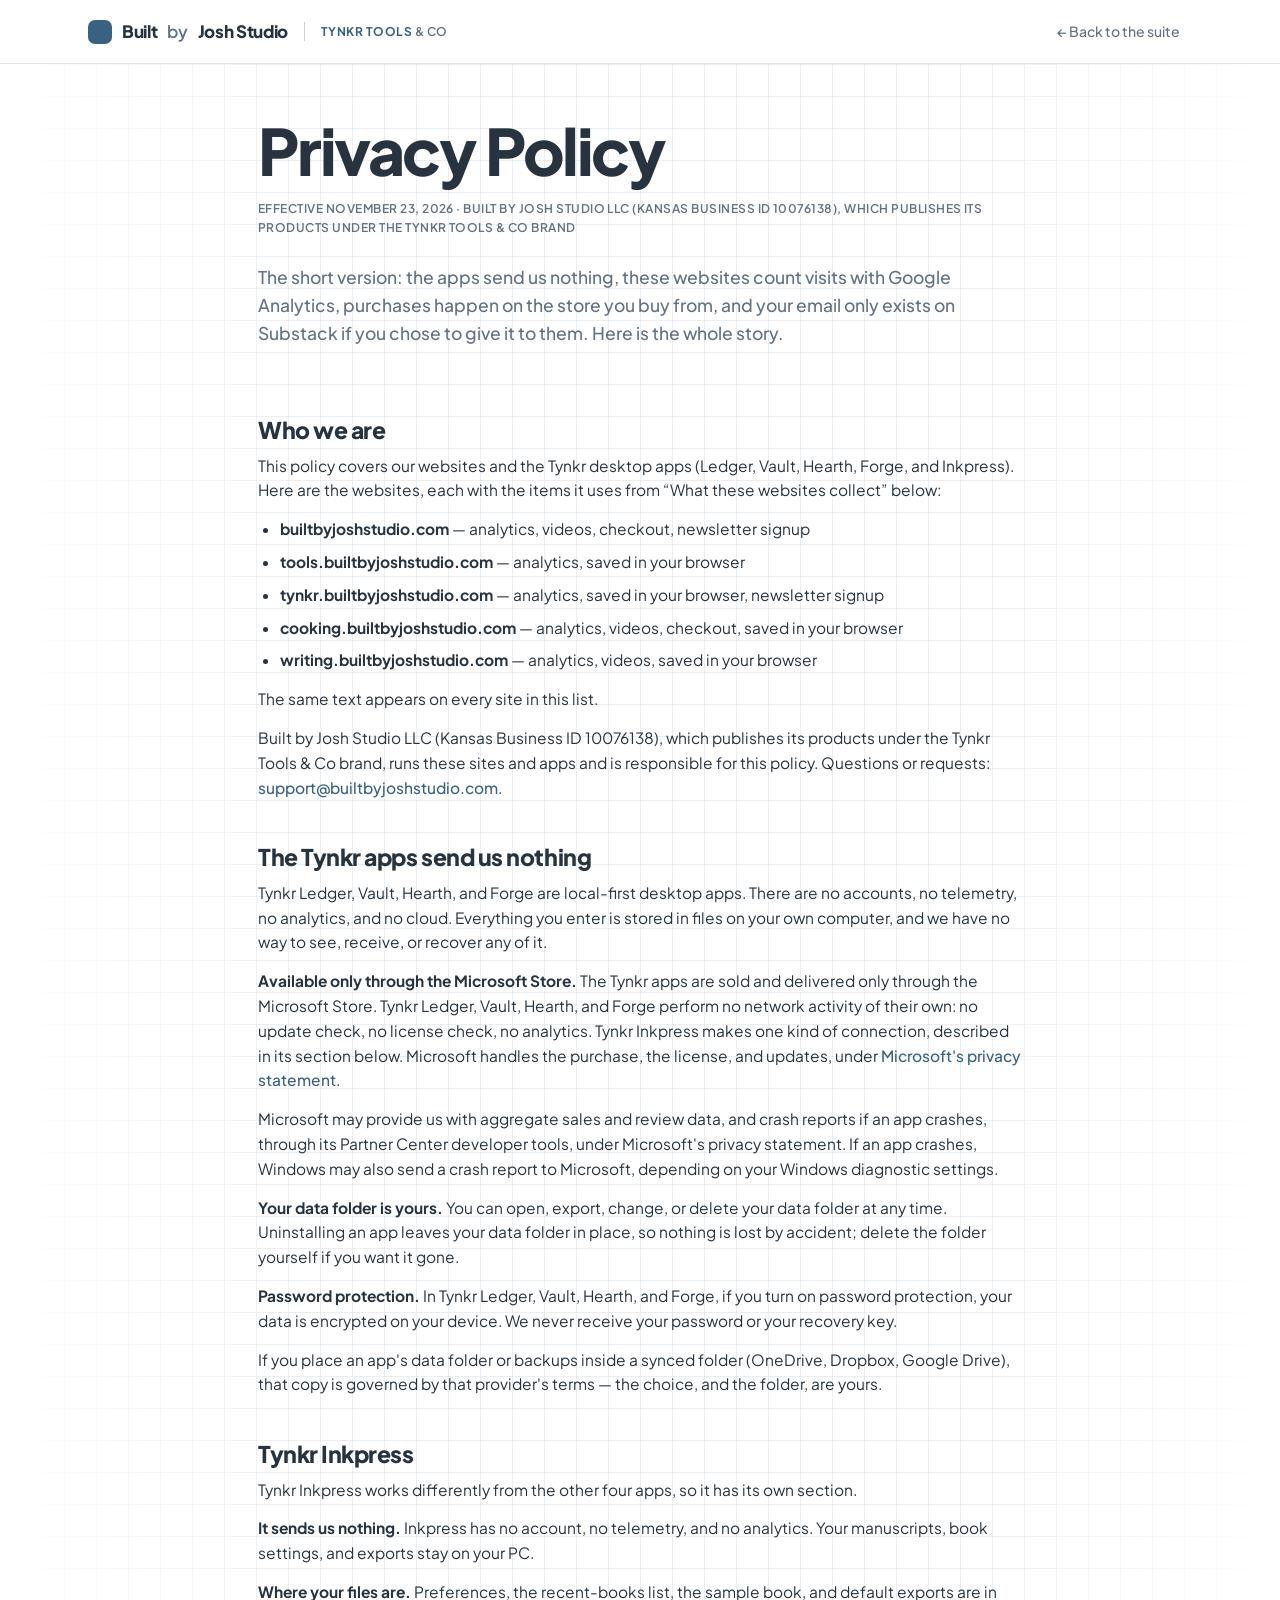
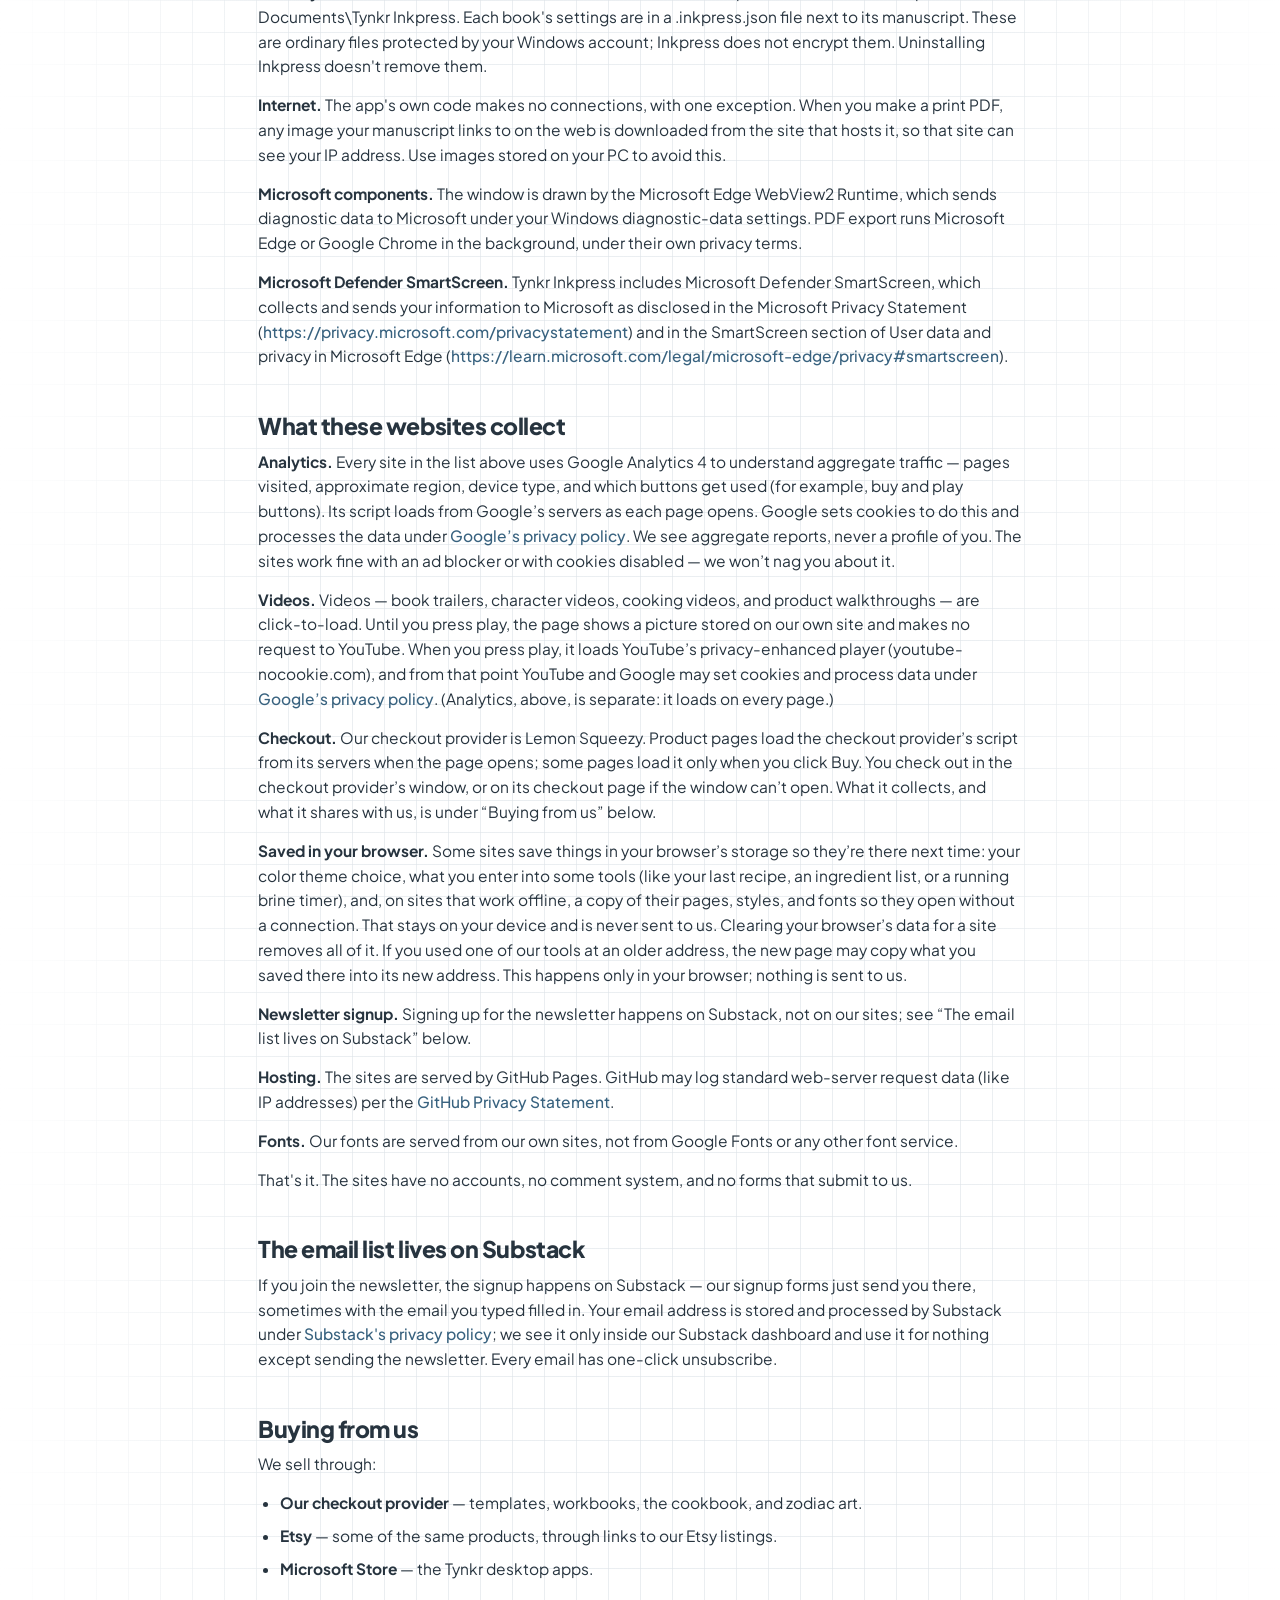
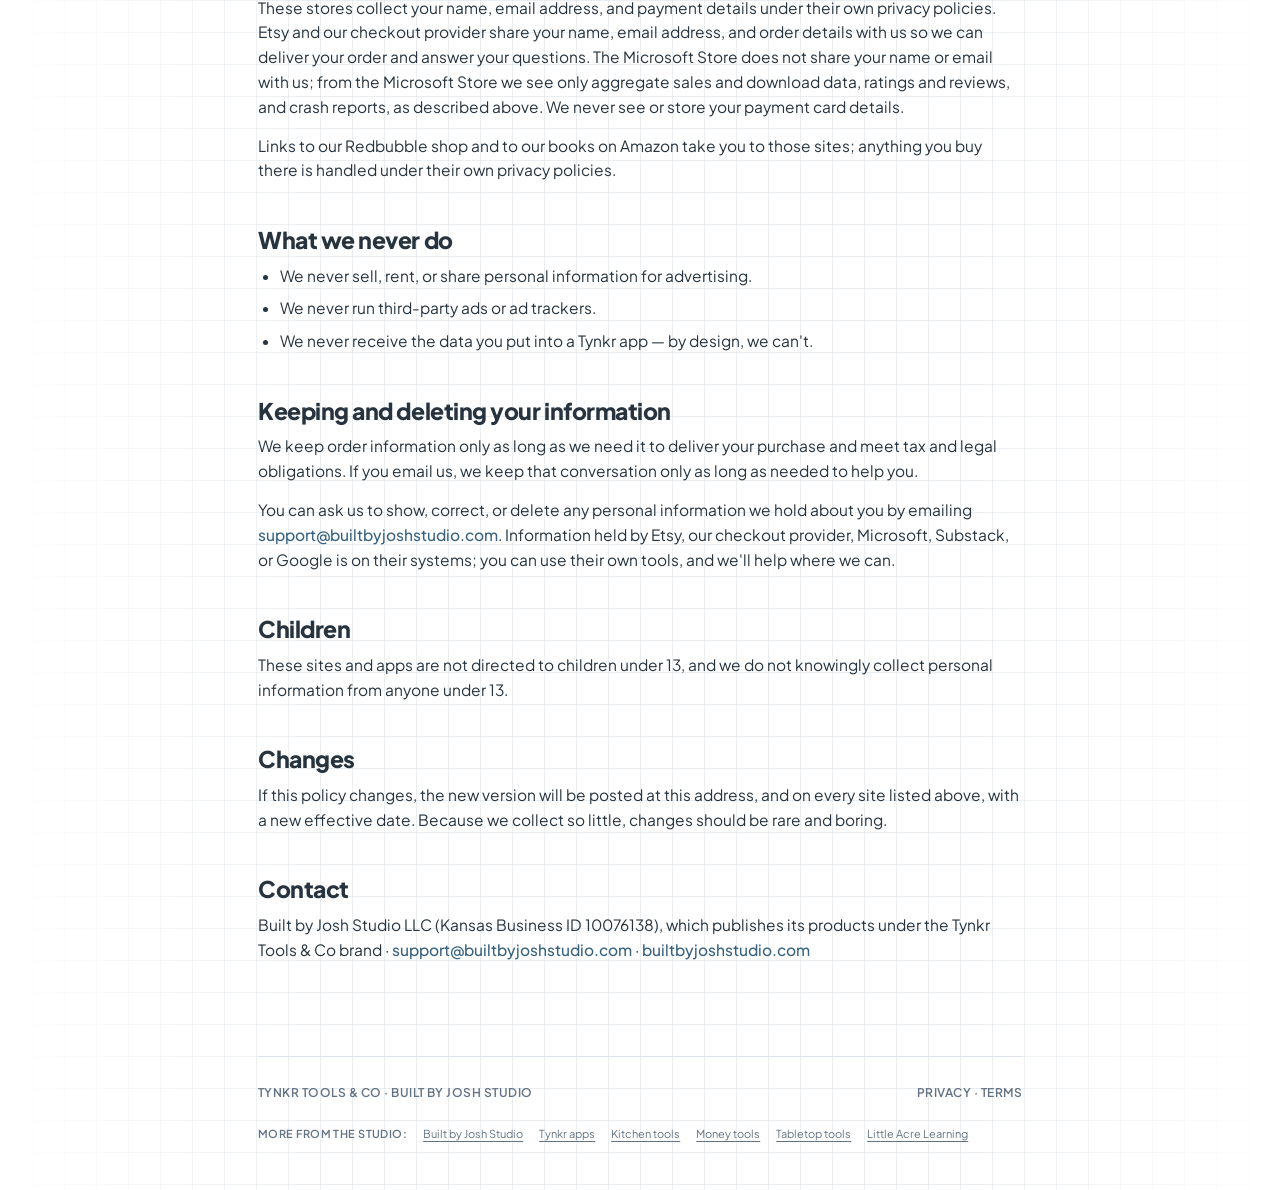
<file: privacy/index.html>
<!doctype html>
<html lang="en" data-theme="light" data-screen-label="Tynkr Privacy Policy">
<head>
<meta charset="utf-8">
<!-- Google Analytics 4 -->
<script async src="https://www.googletagmanager.com/gtag/js?id=G-QDSPBB7S9J"></script>
<script>
  window.dataLayer = window.dataLayer || [];
  function gtag(){dataLayer.push(arguments);}
  gtag('consent', 'default', { ad_storage: 'denied', ad_user_data: 'denied', ad_personalization: 'denied' });
  gtag('set', 'ads_data_redaction', true);
  gtag('js', new Date());
  var gaKeep = new URLSearchParams(); new URLSearchParams(location.search).forEach(function (v, k) { if (k.indexOf('utm_') === 0) gaKeep.append(k, v); });
  gtag('config', 'G-QDSPBB7S9J', { page_location: location.origin + location.pathname + (gaKeep.toString() ? '?' + gaKeep.toString() : ''), page_referrer: document.referrer.split(/[?#]/)[0], allow_google_signals: false, allow_ad_personalization_signals: false });
</script>
<meta name="viewport" content="width=device-width,initial-scale=1">
<title>Privacy Policy — Tynkr Tools &amp; Co</title>
<meta name="description" content="Privacy policy for Built by Josh Studio LLC, including tynkr.builtbyjoshstudio.com and the Tynkr desktop apps: what we collect and what stays local.">
<meta name="robots" content="noindex, follow">
<link rel="canonical" href="https://builtbyjoshstudio.com/privacy.html">
<meta property="og:title" content="Privacy Policy — Tynkr Tools &amp; Co">
<meta property="og:description" content="Privacy policy for Built by Josh Studio LLC, including tynkr.builtbyjoshstudio.com and the Tynkr desktop apps: what we collect and what stays local.">
<meta property="og:type" content="website">
<meta property="og:url" content="https://builtbyjoshstudio.com/privacy.html">
<meta property="og:site_name" content="Tynkr Tools & Co">
<meta property="og:image" content="https://tynkr.builtbyjoshstudio.com/assets/og-card.png">
<meta name="twitter:card" content="summary_large_image">
<meta name="twitter:title" content="Privacy Policy — Tynkr Tools &amp; Co">
<meta name="twitter:description" content="Privacy policy for Built by Josh Studio LLC, including tynkr.builtbyjoshstudio.com and the Tynkr desktop apps: what we collect and what stays local.">
<meta name="twitter:image" content="https://tynkr.builtbyjoshstudio.com/assets/og-card.png">
<link rel="icon" href="/favicon.ico" sizes="any">
<link rel="icon" type="image/png" sizes="32x32" href="/favicon-32x32.png">
<link rel="icon" type="image/png" sizes="16x16" href="/favicon-16x16.png">
<link rel="apple-touch-icon" sizes="180x180" href="/apple-touch-icon.png">
<link rel="preload" href="/fonts/PlusJakartaSans-Variable.woff2" as="font" type="font/woff2" crossorigin>
<link rel="stylesheet" href="/css/tokens.css">
<link rel="stylesheet" href="/css/components.css">
<link rel="stylesheet" href="/css/tynkr.css">
</head>
<body>
<header class="nav tk-nav">
  <div class="wrap">
    <div class="tk-brand">
      <a class="wordmark" href="/">Built <em>by</em> Josh Studio</a>
      <span class="line-tag"><b>TYNKR TOOLS</b> &amp; CO</span>
    </div>
    <a class="tn-back" href="/">&larr; Back to the suite</a>
  </div>
</header>
<main class="wrap doc">

  <h1>Privacy Policy</h1>
    <!-- policy:start -->
    <p class="last-updated meta">Effective November 23, 2026 &middot; Built by Josh Studio LLC (Kansas Business ID 10076138), which publishes its products under the Tynkr Tools &amp; Co brand</p>
    <p class="intro lead">The short version: the apps send us nothing, these websites count visits with Google Analytics, purchases happen on the store you buy from, and your email only exists on Substack if you chose to give it to them. Here is the whole story.</p>

    <article class="policy-body">
      <section>
        <h2>Who we are</h2>
        <p>This policy covers our websites and the Tynkr desktop apps (Ledger, Vault, Hearth, Forge, and Inkpress). Here are the websites, each with the items it uses from &ldquo;What these websites collect&rdquo; below:</p>
        <ul>
          <li><strong>builtbyjoshstudio.com</strong> &mdash; analytics, videos, checkout, newsletter signup</li>
          <li><strong>tools.builtbyjoshstudio.com</strong> &mdash; analytics, saved in your browser</li>
          <li><strong>tynkr.builtbyjoshstudio.com</strong> &mdash; analytics, saved in your browser, newsletter signup</li>
          <li><strong>cooking.builtbyjoshstudio.com</strong> &mdash; analytics, videos, checkout, saved in your browser</li>
          <li><strong>writing.builtbyjoshstudio.com</strong> &mdash; analytics, videos, saved in your browser</li>
        </ul>
        <p>The same text appears on every site in this list.</p>
        <p>Built by Josh Studio LLC (Kansas Business ID 10076138), which publishes its products under the Tynkr Tools &amp; Co brand, runs these sites and apps and is responsible for this policy. Questions or requests: <a href="mailto:support@builtbyjoshstudio.com">support@builtbyjoshstudio.com</a>.</p>
      </section>

      <section>
        <h2>The Tynkr apps send us nothing</h2>
        <p>Tynkr Ledger, Vault, Hearth, and Forge are local-first desktop apps. There are no accounts, no telemetry, no analytics, and no cloud. Everything you enter is stored in files on your own computer, and we have no way to see, receive, or recover any of it.</p>
        <p><strong>Available only through the Microsoft Store.</strong> The Tynkr apps are sold and delivered only through the Microsoft Store. Tynkr Ledger, Vault, Hearth, and Forge perform no network activity of their own: no update check, no license check, no analytics. Tynkr Inkpress makes one kind of connection, described in its section below. Microsoft handles the purchase, the license, and updates, under <a href="https://privacy.microsoft.com/privacystatement" target="_blank" rel="noopener">Microsoft's privacy statement</a>.</p>
        <p>Microsoft may provide us with aggregate sales and review data, and crash reports if an app crashes, through its Partner Center developer tools, under Microsoft's privacy statement. If an app crashes, Windows may also send a crash report to Microsoft, depending on your Windows diagnostic settings.</p>
        <p><strong>Your data folder is yours.</strong> You can open, export, change, or delete your data folder at any time. Uninstalling an app leaves your data folder in place, so nothing is lost by accident; delete the folder yourself if you want it gone.</p>
        <p><strong>Password protection.</strong> In Tynkr Ledger, Vault, Hearth, and Forge, if you turn on password protection, your data is encrypted on your device. We never receive your password or your recovery key.</p>
        <p>If you place an app's data folder or backups inside a synced folder (OneDrive, Dropbox, Google Drive), that copy is governed by that provider's terms &mdash; the choice, and the folder, are yours.</p>
      </section>

      <section>
        <h2>Tynkr Inkpress</h2>
        <p>Tynkr Inkpress works differently from the other four apps, so it has its own section.</p>
        <p><strong>It sends us nothing.</strong> Inkpress has no account, no telemetry, and no analytics. Your manuscripts, book settings, and exports stay on your PC.</p>
        <p><strong>Where your files are.</strong> Preferences, the recent-books list, the sample book, and default exports are in Documents\Tynkr Inkpress. Each book's settings are in a .inkpress.json file next to its manuscript. These are ordinary files protected by your Windows account; Inkpress does not encrypt them. Uninstalling Inkpress doesn't remove them.</p>
        <p><strong>Internet.</strong> The app's own code makes no connections, with one exception. When you make a print PDF, any image your manuscript links to on the web is downloaded from the site that hosts it, so that site can see your IP address. Use images stored on your PC to avoid this.</p>
        <p><strong>Microsoft components.</strong> The window is drawn by the Microsoft Edge WebView2 Runtime, which sends diagnostic data to Microsoft under your Windows diagnostic-data settings. PDF export runs Microsoft Edge or Google Chrome in the background, under their own privacy terms.</p>
        <p style="overflow-wrap: anywhere;"><strong>Microsoft Defender SmartScreen.</strong> Tynkr Inkpress includes Microsoft Defender SmartScreen, which collects and sends your information to Microsoft as disclosed in the Microsoft Privacy Statement (<a href="https://privacy.microsoft.com/privacystatement" target="_blank" rel="noopener">https://privacy.microsoft.com/privacystatement</a>) and in the SmartScreen section of User data and privacy in Microsoft Edge (<a href="https://learn.microsoft.com/legal/microsoft-edge/privacy#smartscreen" target="_blank" rel="noopener">https://learn.microsoft.com/legal/microsoft-edge/privacy#smartscreen</a>).</p>
      </section>

      <section>
        <h2>What these websites collect</h2>
        <p><strong>Analytics.</strong> Every site in the list above uses Google Analytics 4 to understand aggregate traffic &mdash; pages visited, approximate region, device type, and which buttons get used (for example, buy and play buttons). Its script loads from Google&rsquo;s servers as each page opens. Google sets cookies to do this and processes the data under <a href="https://policies.google.com/privacy" target="_blank" rel="noopener">Google&rsquo;s privacy policy</a>. We see aggregate reports, never a profile of you. The sites work fine with an ad blocker or with cookies disabled &mdash; we won&rsquo;t nag you about it.</p>
        <p><strong>Videos.</strong> Videos &mdash; book trailers, character videos, cooking videos, and product walkthroughs &mdash; are click-to-load. Until you press play, the page shows a picture stored on our own site and makes no request to YouTube. When you press play, it loads YouTube&rsquo;s privacy-enhanced player (youtube-nocookie.com), and from that point YouTube and Google may set cookies and process data under <a href="https://policies.google.com/privacy" target="_blank" rel="noopener">Google&rsquo;s privacy policy</a>. (Analytics, above, is separate: it loads on every page.)</p>
        <p><strong>Checkout.</strong> Our checkout provider is Lemon Squeezy. Product pages load the checkout provider&rsquo;s script from its servers when the page opens; some pages load it only when you click Buy. You check out in the checkout provider&rsquo;s window, or on its checkout page if the window can&rsquo;t open. What it collects, and what it shares with us, is under &ldquo;Buying from us&rdquo; below.</p>
        <p><strong>Saved in your browser.</strong> Some sites save things in your browser&rsquo;s storage so they&rsquo;re there next time: your color theme choice, what you enter into some tools (like your last recipe, an ingredient list, or a running brine timer), and, on sites that work offline, a copy of their pages, styles, and fonts so they open without a connection. That stays on your device and is never sent to us. Clearing your browser&rsquo;s data for a site removes all of it. If you used one of our tools at an older address, the new page may copy what you saved there into its new address. This happens only in your browser; nothing is sent to us.</p>
        <p><strong>Newsletter signup.</strong> Signing up for the newsletter happens on Substack, not on our sites; see &ldquo;The email list lives on Substack&rdquo; below.</p>
        <p><strong>Hosting.</strong> The sites are served by GitHub Pages. GitHub may log standard web-server request data (like IP addresses) per the <a href="https://docs.github.com/en/site-policy/privacy-policies/github-general-privacy-statement" target="_blank" rel="noopener">GitHub Privacy Statement</a>.</p>
        <p><strong>Fonts.</strong> Our fonts are served from our own sites, not from Google Fonts or any other font service.</p>
        <p>That's it. The sites have no accounts, no comment system, and no forms that submit to us.</p>
      </section>

      <section>
        <h2>The email list lives on Substack</h2>
        <p>If you join the newsletter, the signup happens on Substack &mdash; our signup forms just send you there, sometimes with the email you typed filled in. Your email address is stored and processed by Substack under <a href="https://substack.com/privacy" target="_blank" rel="noopener">Substack's privacy policy</a>; we see it only inside our Substack dashboard and use it for nothing except sending the newsletter. Every email has one-click unsubscribe.</p>
      </section>

      <section>
        <h2>Buying from us</h2>
        <p>We sell through:</p>
        <ul>
          <li><strong>Our checkout provider</strong> &mdash; templates, workbooks, the cookbook, and zodiac art.</li>
          <li><strong>Etsy</strong> &mdash; some of the same products, through links to our Etsy listings.</li>
          <li><strong>Microsoft Store</strong> &mdash; the Tynkr desktop apps.</li>
        </ul>
        <p>These stores collect your name, email address, and payment details under their own privacy policies. Etsy and our checkout provider share your name, email address, and order details with us so we can deliver your order and answer your questions. The Microsoft Store does not share your name or email with us; from the Microsoft Store we see only aggregate sales and download data, ratings and reviews, and crash reports, as described above. We never see or store your payment card details.</p>
        <p>Links to our Redbubble shop and to our books on Amazon take you to those sites; anything you buy there is handled under their own privacy policies.</p>
      </section>

      <section>
        <h2>What we never do</h2>
        <ul>
          <li>We never sell, rent, or share personal information for advertising.</li>
          <li>We never run third-party ads or ad trackers.</li>
          <li>We never receive the data you put into a Tynkr app &mdash; by design, we can't.</li>
        </ul>
      </section>

      <section>
        <h2>Keeping and deleting your information</h2>
        <p>We keep order information only as long as we need it to deliver your purchase and meet tax and legal obligations. If you email us, we keep that conversation only as long as needed to help you.</p>
        <p>You can ask us to show, correct, or delete any personal information we hold about you by emailing <a href="mailto:support@builtbyjoshstudio.com">support@builtbyjoshstudio.com</a>. Information held by Etsy, our checkout provider, Microsoft, Substack, or Google is on their systems; you can use their own tools, and we'll help where we can.</p>
      </section>

      <section>
        <h2>Children</h2>
        <p>These sites and apps are not directed to children under 13, and we do not knowingly collect personal information from anyone under 13.</p>
      </section>

      <section>
        <h2>Changes</h2>
        <p>If this policy changes, the new version will be posted at this address, and on every site listed above, with a new effective date. Because we collect so little, changes should be rare and boring.</p>
      </section>

      <section>
        <h2>Contact</h2>
        <p>Built by Josh Studio LLC (Kansas Business ID 10076138), which publishes its products under the Tynkr Tools &amp; Co brand &middot; <a href="mailto:support@builtbyjoshstudio.com">support@builtbyjoshstudio.com</a> &middot; <a href="https://builtbyjoshstudio.com/">builtbyjoshstudio.com</a></p>
      </section>
    </article>
    <!-- policy:end -->

</main>

<div class="wrap doc">
  <footer class="foot">
    <span>TYNKR TOOLS &amp; CO · BUILT BY JOSH STUDIO</span>
    <span><a href="/privacy/">PRIVACY</a> · <a href="/terms/">TERMS</a></span>
  </footer>
  <nav aria-label="More from Built by Josh Studio" class="studio-links">
    <span>More from the studio:</span>
    <a href="https://builtbyjoshstudio.com/">Built by Josh Studio</a>
    <a href="https://tynkr.builtbyjoshstudio.com/">Tynkr apps</a>
    <a href="https://cooking.builtbyjoshstudio.com/tools/">Kitchen tools</a>
    <a href="https://tools.builtbyjoshstudio.com/money/">Money tools</a>
    <a href="https://writing.builtbyjoshstudio.com/tabletop/">Tabletop tools</a>
    <a href="https://littleacrelearning.com/">Little Acre Learning</a>
  </nav>
</div>

<script>
  try {
    var s = localStorage.getItem('tynkr-site-theme');
    if (s === 'dark') document.documentElement.setAttribute('data-theme', 'dark');   // Dark = the apps' dark theme; anything else opens light
  } catch (e) {}
</script>
</body>
</html>
</file>
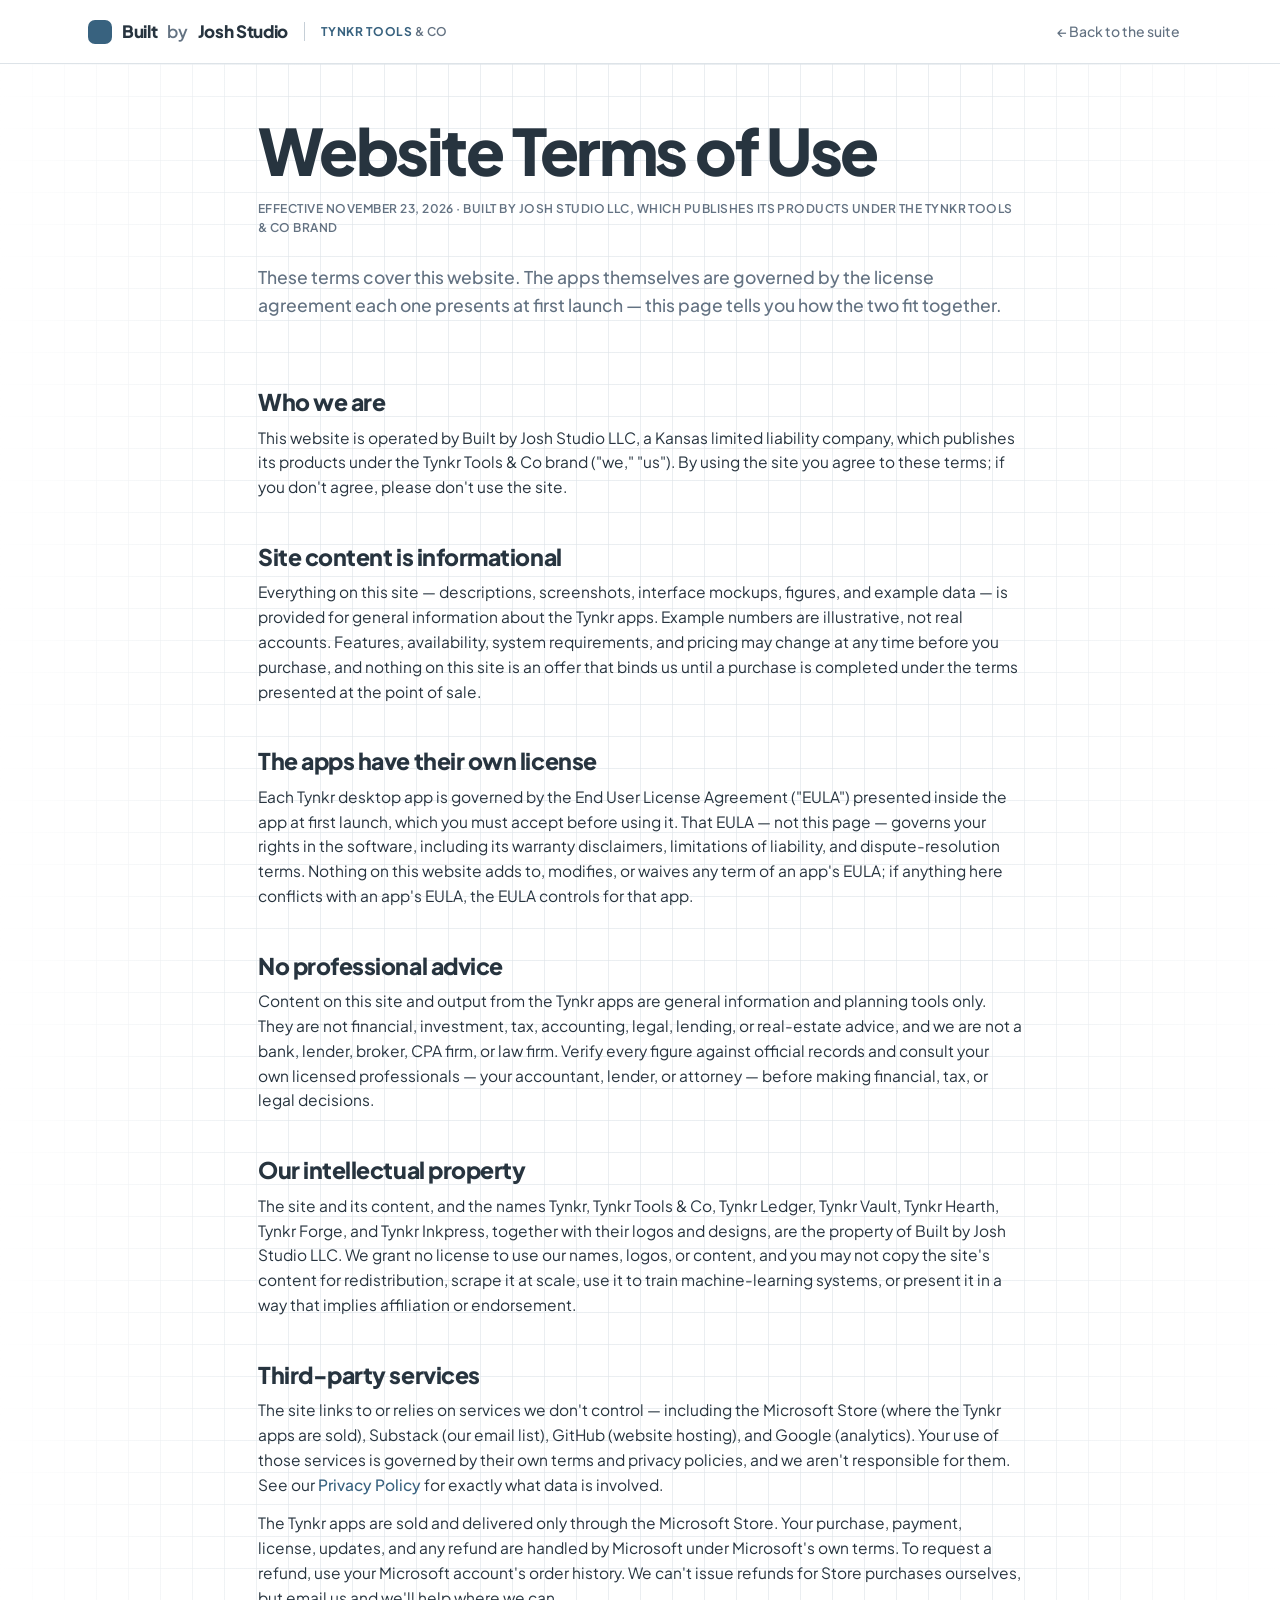
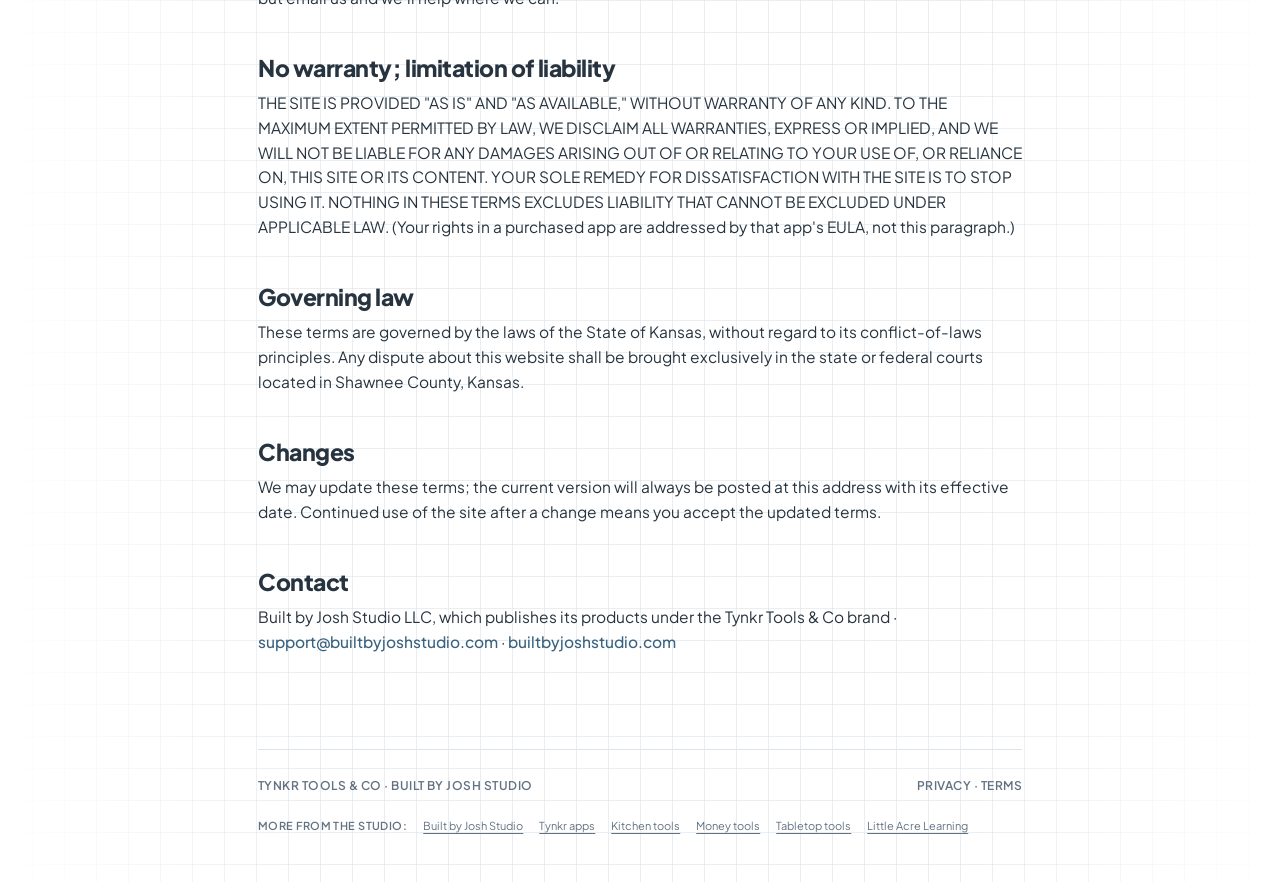
<file: terms/index.html>
<!doctype html>
<html lang="en" data-theme="light" data-screen-label="Tynkr Website Terms">
<head>
<meta charset="utf-8">
<!-- Google Analytics 4 -->
<script async src="https://www.googletagmanager.com/gtag/js?id=G-QDSPBB7S9J"></script>
<script>
  window.dataLayer = window.dataLayer || [];
  function gtag(){dataLayer.push(arguments);}
  gtag('consent', 'default', { ad_storage: 'denied', ad_user_data: 'denied', ad_personalization: 'denied' });
  gtag('set', 'ads_data_redaction', true);
  gtag('js', new Date());
  var gaKeep = new URLSearchParams(); new URLSearchParams(location.search).forEach(function (v, k) { if (k.indexOf('utm_') === 0) gaKeep.append(k, v); });
  gtag('config', 'G-QDSPBB7S9J', { page_location: location.origin + location.pathname + (gaKeep.toString() ? '?' + gaKeep.toString() : ''), page_referrer: document.referrer.split(/[?#]/)[0], allow_google_signals: false, allow_ad_personalization_signals: false });
</script>
<meta name="viewport" content="width=device-width,initial-scale=1">
<title>Website Terms of Use — Tynkr Tools &amp; Co</title>
<meta name="description" content="Website terms of use for Tynkr Tools &amp; Co by Built by Josh Studio LLC, and how they relate to each Tynkr Windows desktop app&#x27;s license agreement.">
<meta name="robots" content="max-image-preview:large, max-snippet:-1, max-video-preview:-1">
<link rel="canonical" href="https://tynkr.builtbyjoshstudio.com/terms/">
<script type="application/ld+json">
{
  "@context": "https://schema.org",
  "@graph": [
    {
      "@type": "Organization",
      "@id": "https://builtbyjoshstudio.com/#organization",
      "name": "Built by Josh Studio LLC",
      "legalName": "Built by Josh Studio LLC",
      "url": "https://builtbyjoshstudio.com/",
      "email": "mailto:support@builtbyjoshstudio.com",
      "logo": {
        "@type": "ImageObject",
        "url": "https://tynkr.builtbyjoshstudio.com/assets/tynkr-tools-512.png",
        "width": 512,
        "height": 512
      }
    },
    {
      "@type": "WebSite",
      "@id": "https://tynkr.builtbyjoshstudio.com/#website",
      "name": "Tynkr Tools & Co",
      "url": "https://tynkr.builtbyjoshstudio.com/",
      "description": "Five local-first desktop apps for Windows — Ledger, Vault, Hearth, Forge, and Inkpress. Ordinary files on your PC; no cloud, accounts, or fees.",
      "inLanguage": "en-US",
      "publisher": {
        "@id": "https://builtbyjoshstudio.com/#organization"
      }
    },
    {
      "@type": "BreadcrumbList",
      "itemListElement": [
        {
          "@type": "ListItem",
          "position": 1,
          "name": "Tynkr Tools & Co",
          "item": "https://tynkr.builtbyjoshstudio.com/"
        },
        {
          "@type": "ListItem",
          "position": 2,
          "name": "Website Terms of Use",
          "item": "https://tynkr.builtbyjoshstudio.com/terms/"
        }
      ],
      "@id": "https://tynkr.builtbyjoshstudio.com/terms/#breadcrumb"
    },
    {
      "@type": "WebPage",
      "@id": "https://tynkr.builtbyjoshstudio.com/terms/#webpage",
      "url": "https://tynkr.builtbyjoshstudio.com/terms/",
      "name": "Website Terms of Use — Tynkr Tools & Co",
      "description": "Website terms of use for Tynkr Tools & Co by Built by Josh Studio LLC, and how they relate to each Tynkr Windows desktop app's license agreement.",
      "inLanguage": "en-US",
      "isPartOf": {
        "@id": "https://tynkr.builtbyjoshstudio.com/#website"
      },
      "breadcrumb": {
        "@id": "https://tynkr.builtbyjoshstudio.com/terms/#breadcrumb"
      },
      "primaryImageOfPage": "https://tynkr.builtbyjoshstudio.com/assets/og-card.png"
    }
  ]
}
</script>
<meta property="og:title" content="Website Terms of Use — Tynkr Tools &amp; Co">
<meta property="og:description" content="Website terms of use for Tynkr Tools &amp; Co by Built by Josh Studio LLC, and how they relate to each Tynkr Windows desktop app&#x27;s license agreement.">
<meta property="og:type" content="website">
<meta property="og:url" content="https://tynkr.builtbyjoshstudio.com/terms/">
<meta property="og:site_name" content="Tynkr Tools & Co">
<meta property="og:image" content="https://tynkr.builtbyjoshstudio.com/assets/og-card.png">
<meta name="twitter:card" content="summary_large_image">
<meta name="twitter:title" content="Website Terms of Use — Tynkr Tools &amp; Co">
<meta name="twitter:description" content="Website terms of use for Tynkr Tools &amp; Co by Built by Josh Studio LLC, and how they relate to each Tynkr Windows desktop app&#x27;s license agreement.">
<meta name="twitter:image" content="https://tynkr.builtbyjoshstudio.com/assets/og-card.png">
<link rel="icon" href="/favicon.ico" sizes="any">
<link rel="icon" type="image/png" sizes="32x32" href="/favicon-32x32.png">
<link rel="icon" type="image/png" sizes="16x16" href="/favicon-16x16.png">
<link rel="apple-touch-icon" sizes="180x180" href="/apple-touch-icon.png">
<link rel="preload" href="/fonts/PlusJakartaSans-Variable.woff2" as="font" type="font/woff2" crossorigin>
<link rel="stylesheet" href="/css/tokens.css">
<link rel="stylesheet" href="/css/components.css">
<link rel="stylesheet" href="/css/tynkr.css">
</head>
<body>
<header class="nav tk-nav">
  <div class="wrap">
    <div class="tk-brand">
      <a class="wordmark" href="/">Built <em>by</em> Josh Studio</a>
      <span class="line-tag"><b>TYNKR TOOLS</b> &amp; CO</span>
    </div>
    <a class="tn-back" href="/">&larr; Back to the suite</a>
  </div>
</header>
<main class="wrap doc">

  <h1>Website Terms of Use</h1>
  <p class="meta">Effective November 23, 2026 &middot; Built by Josh Studio LLC, which publishes its products under the Tynkr Tools &amp; Co brand</p>
  <p class="lead">These terms cover this website. The apps themselves are governed by the license agreement each one presents at first launch &mdash; this page tells you how the two fit together.</p>

  <article>
    <h2>Who we are</h2>
    <p>This website is operated by Built by Josh Studio LLC, a Kansas limited liability company, which publishes its products under the Tynkr Tools &amp; Co brand ("we," "us"). By using the site you agree to these terms; if you don't agree, please don't use the site.</p>

    <h2>Site content is informational</h2>
    <p>Everything on this site &mdash; descriptions, screenshots, interface mockups, figures, and example data &mdash; is provided for general information about the Tynkr apps. Example numbers are illustrative, not real accounts. Features, availability, system requirements, and pricing may change at any time before you purchase, and nothing on this site is an offer that binds us until a purchase is completed under the terms presented at the point of sale.</p>

    <h2>The apps have their own license</h2>
    <p>Each Tynkr desktop app is governed by the End User License Agreement ("EULA") presented inside the app at first launch, which you must accept before using it. That EULA &mdash; not this page &mdash; governs your rights in the software, including its warranty disclaimers, limitations of liability, and dispute-resolution terms. Nothing on this website adds to, modifies, or waives any term of an app's EULA; if anything here conflicts with an app's EULA, the EULA controls for that app.</p>

    <h2>No professional advice</h2>
    <p>Content on this site and output from the Tynkr apps are general information and planning tools only. They are not financial, investment, tax, accounting, legal, lending, or real-estate advice, and we are not a bank, lender, broker, CPA firm, or law firm. Verify every figure against official records and consult your own licensed professionals &mdash; your accountant, lender, or attorney &mdash; before making financial, tax, or legal decisions.</p>

    <h2>Our intellectual property</h2>
    <p>The site and its content, and the names Tynkr, Tynkr Tools &amp; Co, Tynkr Ledger, Tynkr Vault, Tynkr Hearth, Tynkr Forge, and Tynkr Inkpress, together with their logos and designs, are the property of Built by Josh Studio LLC. We grant no license to use our names, logos, or content, and you may not copy the site's content for redistribution, scrape it at scale, use it to train machine-learning systems, or present it in a way that implies affiliation or endorsement.</p>

    <h2>Third-party services</h2>
    <p>The site links to or relies on services we don't control &mdash; including the Microsoft Store (where the Tynkr apps are sold), Substack (our email list), GitHub (website hosting), and Google (analytics). Your use of those services is governed by their own terms and privacy policies, and we aren't responsible for them. See our <a href="/privacy/">Privacy Policy</a> for exactly what data is involved.</p>
    <p>The Tynkr apps are sold and delivered only through the Microsoft Store. Your purchase, payment, license, updates, and any refund are handled by Microsoft under Microsoft's own terms. To request a refund, use your Microsoft account's order history. We can't issue refunds for Store purchases ourselves, but email us and we'll help where we can.</p>

    <h2>No warranty; limitation of liability</h2>
    <p>THE SITE IS PROVIDED "AS IS" AND "AS AVAILABLE," WITHOUT WARRANTY OF ANY KIND. TO THE MAXIMUM EXTENT PERMITTED BY LAW, WE DISCLAIM ALL WARRANTIES, EXPRESS OR IMPLIED, AND WE WILL NOT BE LIABLE FOR ANY DAMAGES ARISING OUT OF OR RELATING TO YOUR USE OF, OR RELIANCE ON, THIS SITE OR ITS CONTENT. YOUR SOLE REMEDY FOR DISSATISFACTION WITH THE SITE IS TO STOP USING IT. NOTHING IN THESE TERMS EXCLUDES LIABILITY THAT CANNOT BE EXCLUDED UNDER APPLICABLE LAW. (Your rights in a purchased app are addressed by that app's EULA, not this paragraph.)</p>

    <h2>Governing law</h2>
    <p>These terms are governed by the laws of the State of Kansas, without regard to its conflict-of-laws principles. Any dispute about this website shall be brought exclusively in the state or federal courts located in Shawnee County, Kansas.</p>

    <h2>Changes</h2>
    <p>We may update these terms; the current version will always be posted at this address with its effective date. Continued use of the site after a change means you accept the updated terms.</p>

    <h2>Contact</h2>
    <p>Built by Josh Studio LLC, which publishes its products under the Tynkr Tools &amp; Co brand &middot; <a href="mailto:support@builtbyjoshstudio.com">support@builtbyjoshstudio.com</a> &middot; <a href="https://builtbyjoshstudio.com/">builtbyjoshstudio.com</a></p>
  </article>

</main>

<div class="wrap doc">
  <footer class="foot">
    <span>TYNKR TOOLS &amp; CO · BUILT BY JOSH STUDIO</span>
    <span><a href="/privacy/">PRIVACY</a> · <a href="/terms/">TERMS</a></span>
  </footer>
  <nav aria-label="More from Built by Josh Studio" class="studio-links">
    <span>More from the studio:</span>
    <a href="https://builtbyjoshstudio.com/">Built by Josh Studio</a>
    <a href="https://tynkr.builtbyjoshstudio.com/">Tynkr apps</a>
    <a href="https://cooking.builtbyjoshstudio.com/tools/">Kitchen tools</a>
    <a href="https://tools.builtbyjoshstudio.com/money/">Money tools</a>
    <a href="https://writing.builtbyjoshstudio.com/tabletop/">Tabletop tools</a>
    <a href="https://littleacrelearning.com/">Little Acre Learning</a>
  </nav>
</div>

<script>
  try {
    var s = localStorage.getItem('tynkr-site-theme');
    if (s === 'dark') document.documentElement.setAttribute('data-theme', 'dark');   // Dark = the apps' dark theme; anything else opens light
  } catch (e) {}
</script>
</body>
</html>
</file>
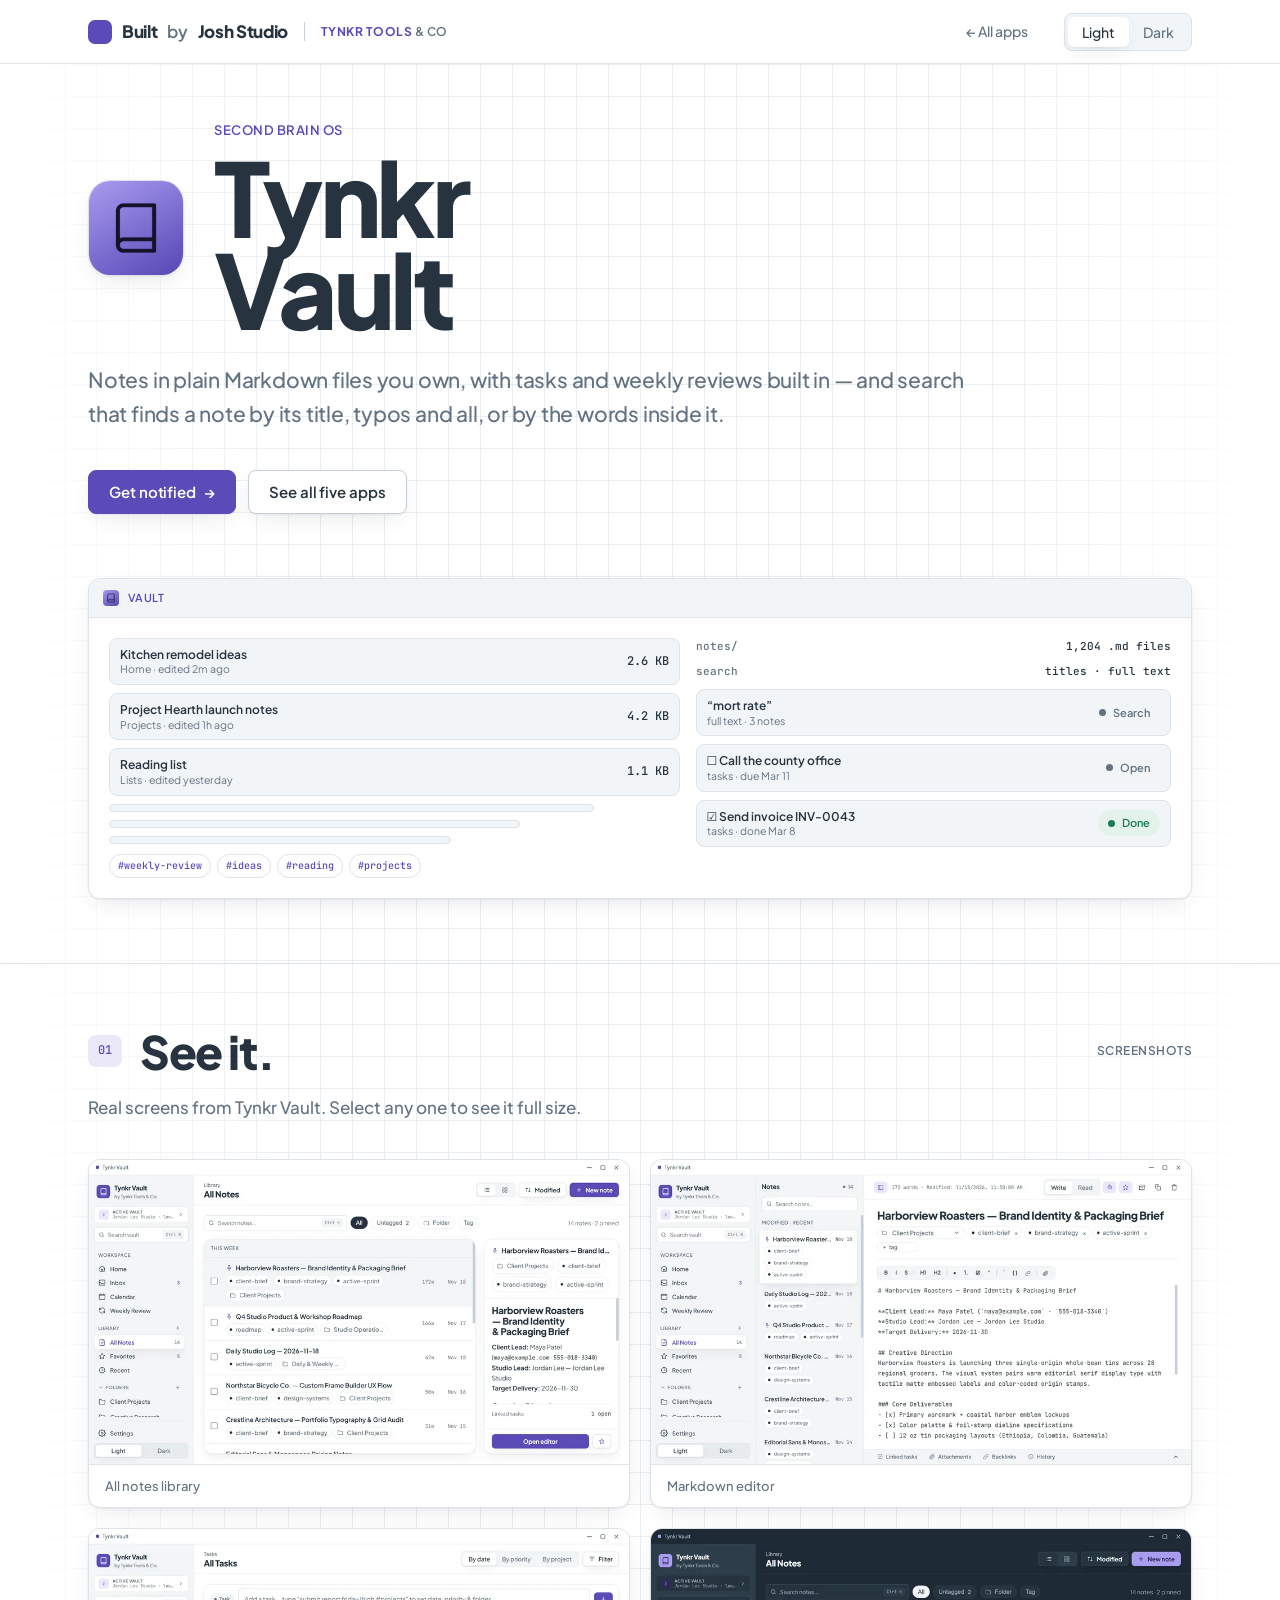
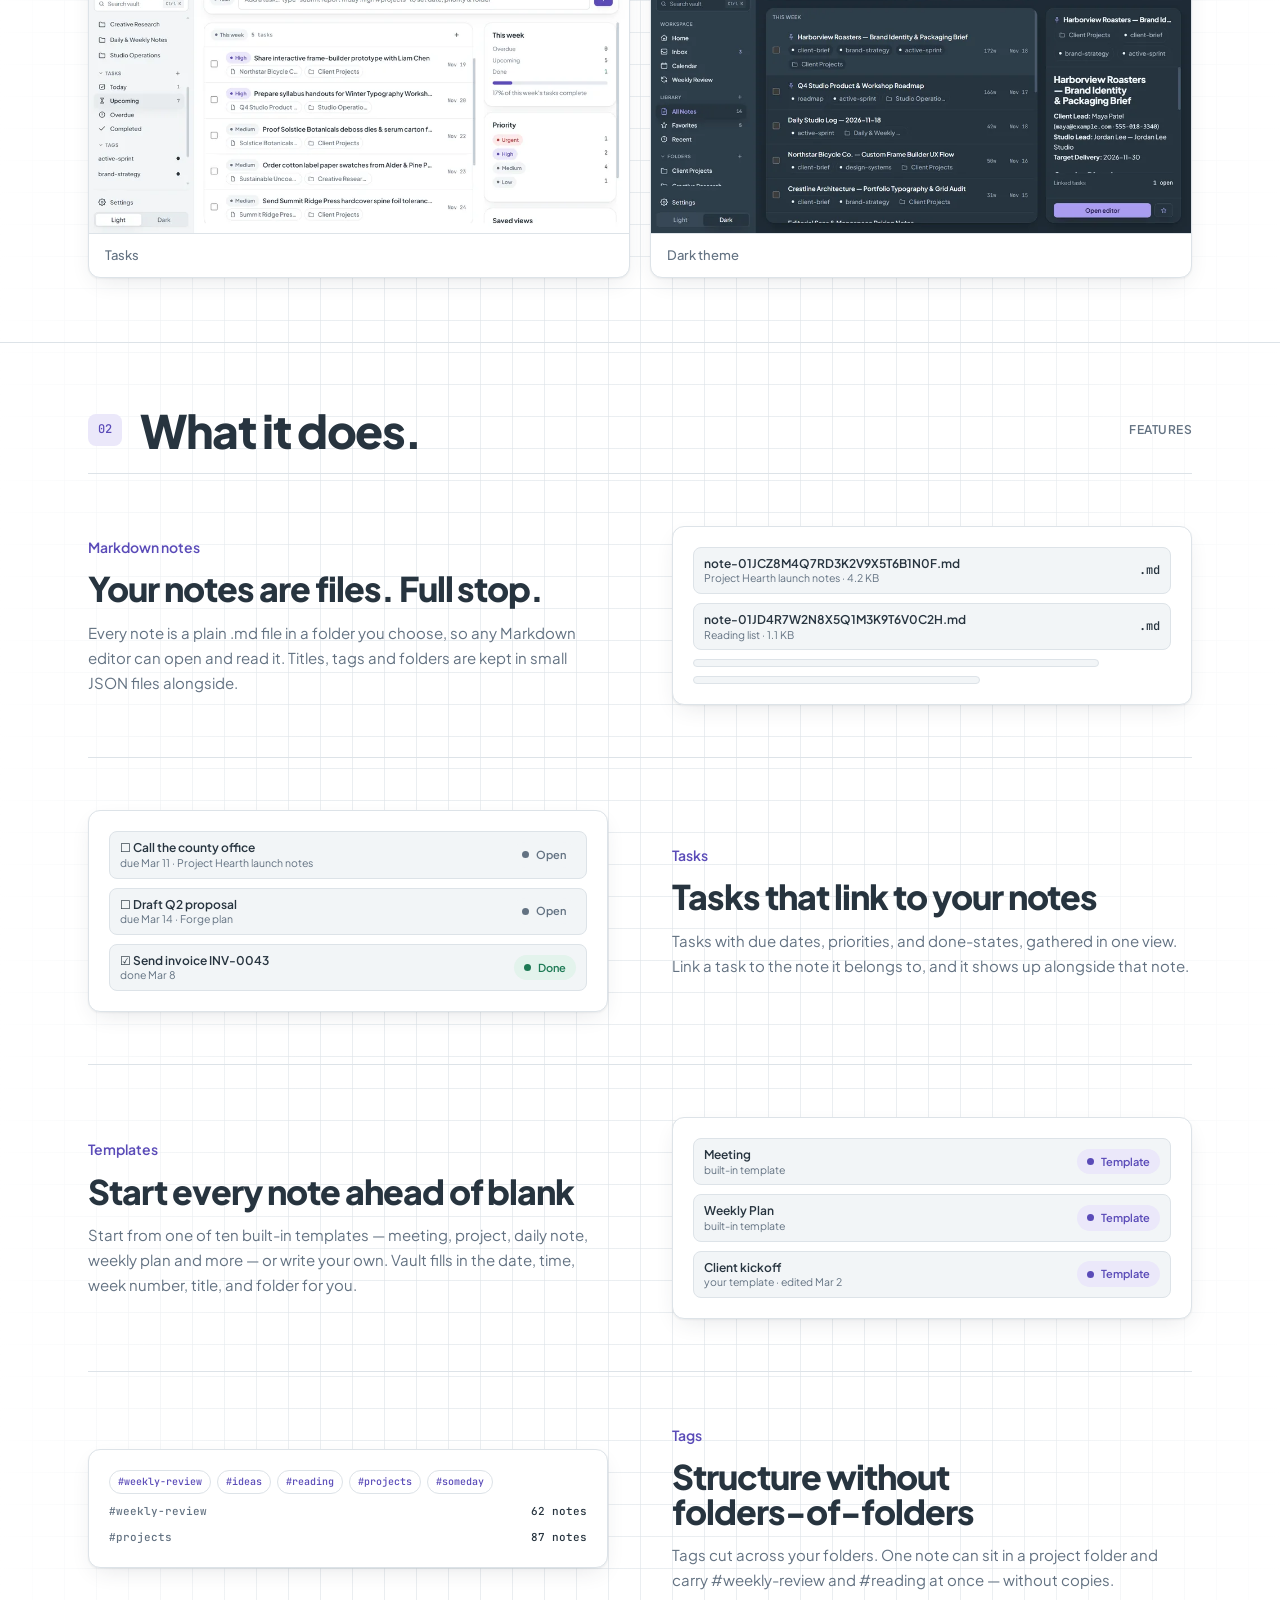
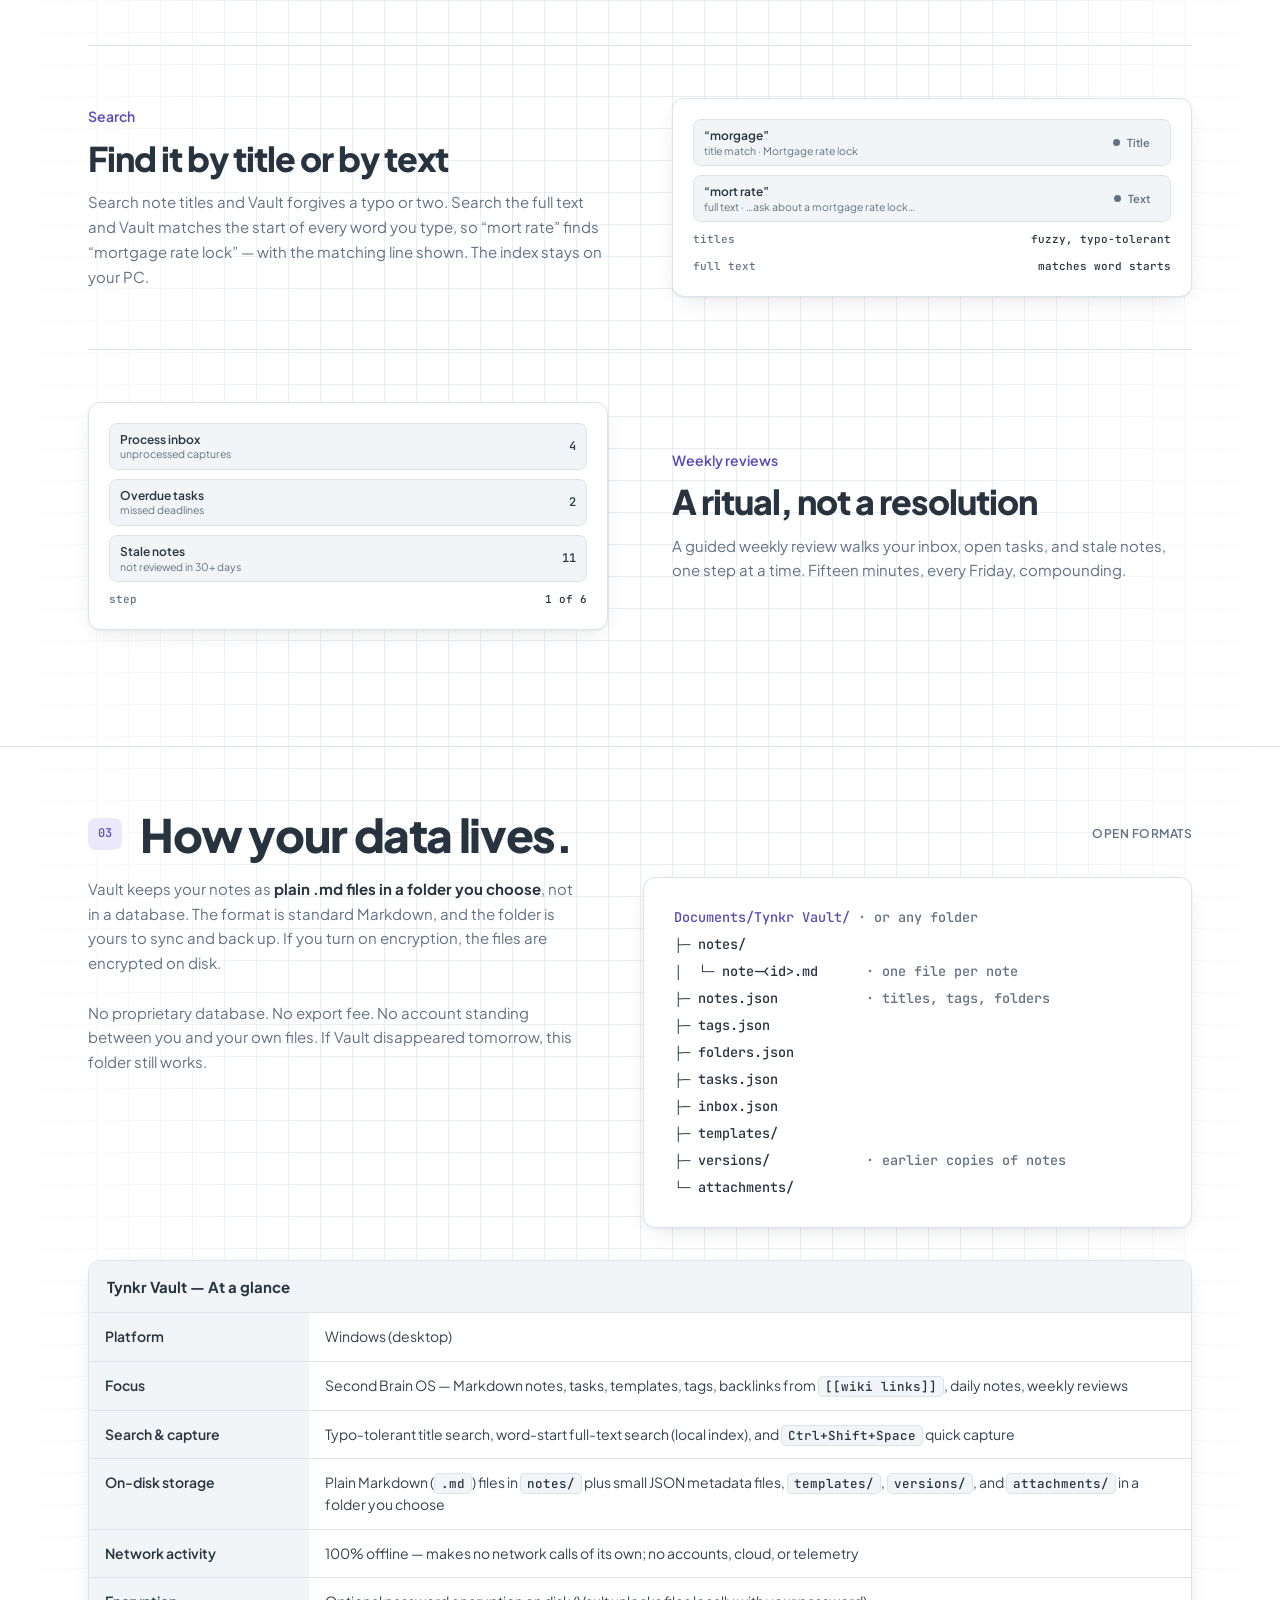
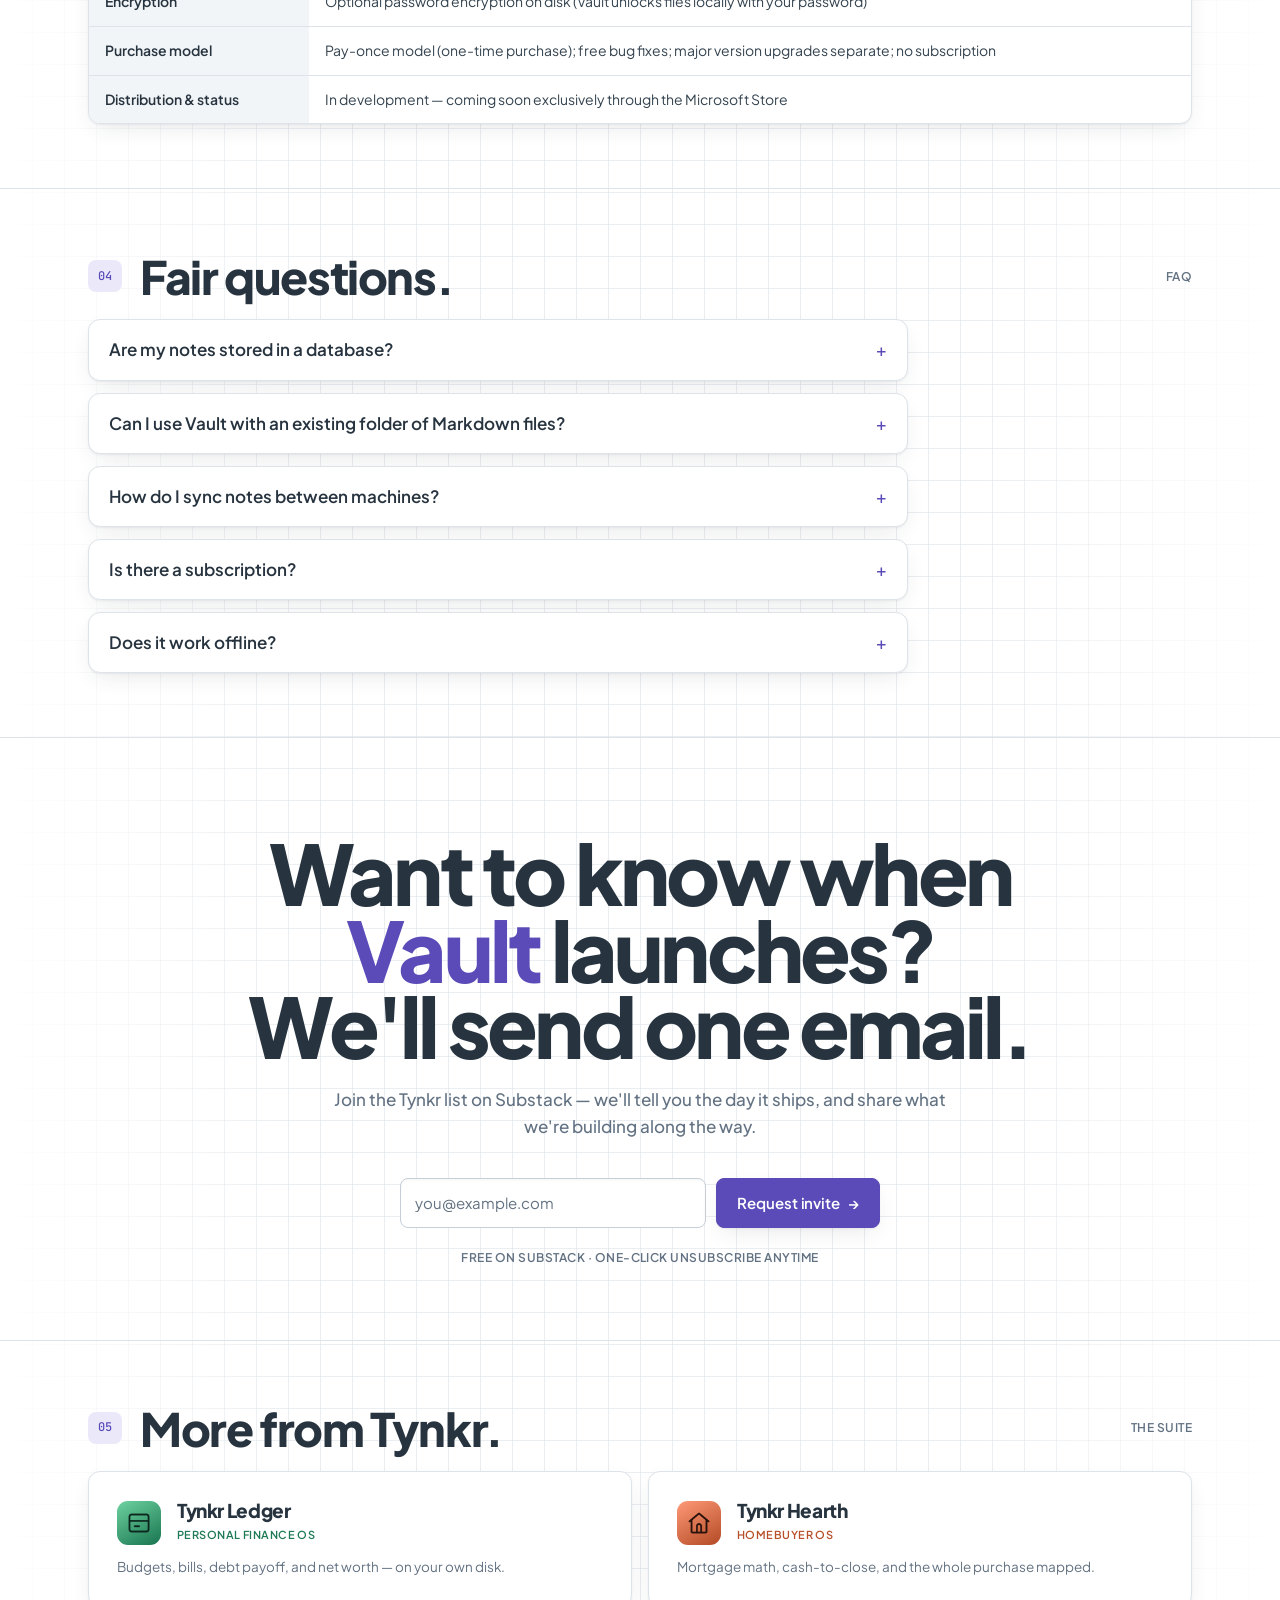
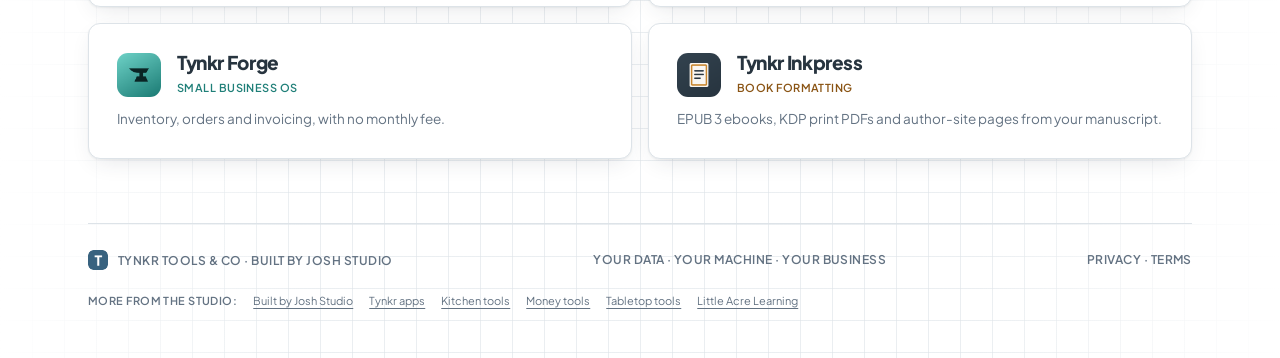
<file: vault/index.html>
<!doctype html>
<html lang="en" data-theme="light" data-screen-label="Tynkr Vault — Product page">
<head>
<meta charset="utf-8">
<!-- Google Analytics 4 -->
<script async src="https://www.googletagmanager.com/gtag/js?id=G-QDSPBB7S9J"></script>
<script>
  window.dataLayer = window.dataLayer || [];
  function gtag(){dataLayer.push(arguments);}
  gtag('consent', 'default', { ad_storage: 'denied', ad_user_data: 'denied', ad_personalization: 'denied' });
  gtag('set', 'ads_data_redaction', true);
  gtag('js', new Date());
  var gaKeep = new URLSearchParams(); new URLSearchParams(location.search).forEach(function (v, k) { if (k.indexOf('utm_') === 0) gaKeep.append(k, v); });
  gtag('config', 'G-QDSPBB7S9J', { page_location: location.origin + location.pathname + (gaKeep.toString() ? '?' + gaKeep.toString() : ''), page_referrer: document.referrer.split(/[?#]/)[0], allow_google_signals: false, allow_ad_personalization_signals: false });
</script>
<meta name="viewport" content="width=device-width,initial-scale=1">
<title>Tynkr Vault — Local-First Second Brain OS for Windows</title>
<meta name="description" content="Notes in plain Markdown files you own, with tasks, weekly reviews, and typo-tolerant search. Local-first Windows app — no cloud or subscription.">
<meta name="robots" content="max-image-preview:large, max-snippet:-1, max-video-preview:-1">
<link rel="canonical" href="https://tynkr.builtbyjoshstudio.com/vault/">
<meta property="og:title" content="Tynkr Vault — Local-First Second Brain OS for Windows">
<meta property="og:description" content="Notes in plain Markdown files you own, with tasks, weekly reviews, and typo-tolerant search. Local-first Windows app — no cloud or subscription.">
<meta property="og:image" content="https://tynkr.builtbyjoshstudio.com/assets/og-card.png">
<meta property="og:image:width" content="1200">
<meta property="og:image:height" content="630">
<meta property="og:image:alt" content="Tynkr Vault — Local-first Markdown notes and second brain desktop app for Windows.">
<meta property="og:site_name" content="Tynkr Tools & Co">
<meta name="twitter:card" content="summary_large_image">
<meta name="twitter:title" content="Tynkr Vault — Local-First Second Brain OS for Windows">
<meta name="twitter:description" content="Notes in plain Markdown files you own, with tasks, weekly reviews, and typo-tolerant search. Local-first Windows app — no cloud or subscription.">
<meta name="twitter:image" content="https://tynkr.builtbyjoshstudio.com/assets/og-card.png">
<link rel="icon" href="/favicon.ico" sizes="any">
<link rel="icon" type="image/png" sizes="32x32" href="/favicon-32x32.png">
<link rel="icon" type="image/png" sizes="16x16" href="/favicon-16x16.png">
<link rel="apple-touch-icon" sizes="180x180" href="/apple-touch-icon.png">
<meta property="og:type" content="website">
<meta property="og:url" content="https://tynkr.builtbyjoshstudio.com/vault/">
<link rel="preload" href="/fonts/PlusJakartaSans-Variable.woff2" as="font" type="font/woff2" crossorigin>
<link rel="stylesheet" href="/css/tokens.css">
<link rel="stylesheet" href="/css/components.css">
<link rel="stylesheet" href="/css/tynkr.css">
<script type="application/ld+json">
{
  "@context": "https://schema.org",
  "@graph": [
    {
      "@type": "Organization",
      "@id": "https://builtbyjoshstudio.com/#organization",
      "name": "Built by Josh Studio LLC",
      "legalName": "Built by Josh Studio LLC",
      "url": "https://builtbyjoshstudio.com/",
      "email": "mailto:support@builtbyjoshstudio.com",
      "logo": {
        "@type": "ImageObject",
        "url": "https://tynkr.builtbyjoshstudio.com/assets/tynkr-tools-512.png",
        "width": 512,
        "height": 512
      }
    },
    {
      "@type": "WebSite",
      "@id": "https://tynkr.builtbyjoshstudio.com/#website",
      "name": "Tynkr Tools & Co",
      "url": "https://tynkr.builtbyjoshstudio.com/",
      "description": "Five local-first desktop apps for Windows — Ledger, Vault, Hearth, Forge, and Inkpress. Ordinary files on your PC; no cloud, accounts, or fees.",
      "inLanguage": "en-US",
      "publisher": {
        "@id": "https://builtbyjoshstudio.com/#organization"
      }
    },
    {
      "@type": "BreadcrumbList",
      "itemListElement": [
        {
          "@type": "ListItem",
          "position": 1,
          "name": "Tynkr Tools & Co",
          "item": "https://tynkr.builtbyjoshstudio.com/"
        },
        {
          "@type": "ListItem",
          "position": 2,
          "name": "Tynkr Vault",
          "item": "https://tynkr.builtbyjoshstudio.com/vault/"
        }
      ],
      "@id": "https://tynkr.builtbyjoshstudio.com/vault/#breadcrumb"
    },
    {
      "@type": "WebPage",
      "@id": "https://tynkr.builtbyjoshstudio.com/vault/#webpage",
      "url": "https://tynkr.builtbyjoshstudio.com/vault/",
      "name": "Tynkr Vault — Local-First Second Brain OS for Windows",
      "description": "Notes in plain Markdown files you own, with tasks, weekly reviews, and typo-tolerant search. Local-first Windows app — no cloud or subscription.",
      "inLanguage": "en-US",
      "isPartOf": {
        "@id": "https://tynkr.builtbyjoshstudio.com/#website"
      },
      "breadcrumb": {
        "@id": "https://tynkr.builtbyjoshstudio.com/vault/#breadcrumb"
      },
      "mainEntity": {
        "@id": "https://tynkr.builtbyjoshstudio.com/vault/#app"
      },
      "primaryImageOfPage": "https://tynkr.builtbyjoshstudio.com/assets/og-card.png"
    },
    {
      "@type": "SoftwareApplication",
      "@id": "https://tynkr.builtbyjoshstudio.com/vault/#app",
      "name": "Tynkr Vault",
      "operatingSystem": "Windows",
      "applicationCategory": "BusinessApplication",
      "description": "Notes in plain Markdown files you own, with tasks, weekly reviews, and typo-tolerant search. Local-first Windows app — no cloud or subscription.",
      "url": "https://tynkr.builtbyjoshstudio.com/vault/",
      "image": "https://tynkr.builtbyjoshstudio.com/assets/tynkr-vault-300.png",
      "screenshot": [
        "https://tynkr.builtbyjoshstudio.com/assets/screens/vault-01-all-notes-library.png",
        "https://tynkr.builtbyjoshstudio.com/assets/screens/vault-02-markdown-editor.png",
        "https://tynkr.builtbyjoshstudio.com/assets/screens/vault-04-tasks.png",
        "https://tynkr.builtbyjoshstudio.com/assets/screens/vault-08-all-notes-library-dark.png"
      ],
      "featureList": [
        "Plain Markdown (.md) notes stored in your own folder",
        "Built-in tasks, daily notes, templates, and tags",
        "Typo-tolerant title search and full-text search",
        "Backlinks from [[wiki links]] and weekly reviews",
        "Quick capture shortcut (Ctrl+Shift+Space) and optional password encryption"
      ],
      "publisher": {
        "@id": "https://builtbyjoshstudio.com/#organization"
      },
      "isPartOf": {
        "@id": "https://tynkr.builtbyjoshstudio.com/#website"
      }
    },
    {
      "@type": "FAQPage",
      "mainEntity": [
        {
          "@type": "Question",
          "name": "Are my notes stored in a database?",
          "acceptedAnswer": {
            "@type": "Answer",
            "text": "No. Your notes are plain Markdown files in a folder you choose. Vault keeps a local search index for speed, but the files themselves are the source of truth — readable by any editor. If you turn on encryption, the files are encrypted on disk and Vault unlocks them with your password."
          }
        },
        {
          "@type": "Question",
          "name": "Can I use Vault with an existing folder of Markdown files?",
          "acceptedAnswer": {
            "@type": "Answer",
            "text": "Yes — import them. Choose the .md files you want and Vault copies each one into your vault as a note, titled with its file name. Your original files aren’t moved or changed."
          }
        },
        {
          "@type": "Question",
          "name": "How do I sync notes between machines?",
          "acceptedAnswer": {
            "@type": "Answer",
            "text": "However you like — the vault is just a folder, so any file sync you already trust works. Vault itself never syncs anything and never sends your notes anywhere."
          }
        },
        {
          "@type": "Question",
          "name": "Is there a subscription?",
          "acceptedAnswer": {
            "@type": "Answer",
            "text": "No. Vault is a one-time purchase when it launches. Bug fixes are always free; major version upgrades are a separate purchase. No account, no recurring billing."
          }
        },
        {
          "@type": "Question",
          "name": "Does it work offline?",
          "acceptedAnswer": {
            "@type": "Answer",
            "text": "Yes. The app needs no internet connection and makes no network calls of its own. Updates arrive through the Microsoft Store when you're online."
          }
        }
      ],
      "@id": "https://tynkr.builtbyjoshstudio.com/vault/#faq"
    }
  ]
}
</script>
</head>
<body data-app="vault">

<!-- ===== TOP BAR ===== -->
<header class="nav tk-nav">
  <div class="wrap">
    <div class="tk-brand">
      <a class="wordmark" href="/">Built <em>by</em> Josh Studio</a>
      <span class="line-tag"><b>TYNKR TOOLS</b> &amp; CO</span>
    </div>
    <a class="tn-back" href="/">← All apps</a>
    <div class="switch" role="group" aria-label="Theme">
      <button type="button" data-theme-btn="light" aria-pressed="true">Light</button>
      <button type="button" data-theme-btn="dark" aria-pressed="false">Dark</button>
    </div>
  </div>
</header>

<main>

  <!-- ===== HERO ===== -->
  <header class="hero phero" data-screen-label="Hero">
    <div class="wrap">
      <div class="phero-main">
        <img class="appicon" data-appfb="vault" src="/assets/tynkr-vault-300.png" alt="Tynkr Vault icon" width="300" height="300">
        <div>
          <span class="os">Second Brain OS</span>
          <h1>Tynkr<br>Vault</h1>
        </div>
      </div>
      <p class="hero-sub">Notes in plain Markdown files you own, with tasks and weekly reviews built in — and search that finds a note by its title, typos and all, or by the words inside it.</p>
      <div class="hero-cta">
        <a class="btn primary" href="#beta">Get notified <span class="arr">→</span></a>
        <a class="btn ghost" href="/">See all five apps</a>
      </div>

      <!-- what it looks like — swap .appwin.big for <img> screenshot later, same frame -->
      <div class="shot-frame" data-screen-label="App mock" aria-hidden="true">
        <div class="appwin big">
          <div class="tbar"><img data-appfb="vault" src="/assets/tynkr-vault-300.png" alt="" width="300" height="300">Vault</div>
          <div class="body"><div class="bigcols">
      <div class="col">
        <div class="mini"><div><div class="tt">Kitchen remodel ideas</div><div class="ss">Home · edited 2m ago</div></div><span class="amt">2.6 KB</span></div>
        <div class="mini"><div><div class="tt">Project Hearth launch notes</div><div class="ss">Projects · edited 1h ago</div></div><span class="amt">4.2 KB</span></div>
        <div class="mini"><div><div class="tt">Reading list</div><div class="ss">Lists · edited yesterday</div></div><span class="amt">1.1 KB</span></div>
        <div class="noteline a"></div><div class="noteline c"></div><div class="noteline b"></div>
        <div class="tagrow"><span>#weekly-review</span><span>#ideas</span><span>#reading</span><span>#projects</span></div>
      </div>
      <div class="col">
        <div class="klabel"><span>notes/</span><b>1,204 .md files</b></div>
        <div class="klabel"><span>search</span><b>titles · full text</b></div>
        <div class="mini"><div><div class="tt">“mort rate”</div><div class="ss">full text · 3 notes</div></div><span class="badge plain"><span class="d"></span>Search</span></div>
        <div class="mini"><div><div class="tt">☐ Call the county office</div><div class="ss">tasks · due Mar 11</div></div><span class="badge plain"><span class="d"></span>Open</span></div>
        <div class="mini"><div><div class="tt">☑ Send invoice INV-0043</div><div class="ss">tasks · done Mar 8</div></div><span class="badge pos"><span class="d"></span>Done</span></div>
      </div>
    </div></div>
        </div>
      </div>
    </div>
  </header>

  <!-- ===== 01 · SCREENSHOTS ===== -->
  <section class="s" id="screens" data-screen-label="Screenshots">
    <div class="wrap">
      <div class="s-head reveal">
        <span class="s-num">01</span>
        <h2>See it.</h2>
        <span class="tag">Screenshots</span>
      </div>
      <p class="lead reveal">Real screens from Tynkr Vault. Select any one to see it full size.</p>
      <div class="shots">
        <a class="shot reveal" href="/assets/screens/vault-01-all-notes-library.png" data-webp="/assets/screens/vault-01-all-notes-library.webp" data-cap="All notes library"><picture><source type="image/webp" srcset="/assets/screens/vault-01-all-notes-library-960.webp 960w, /assets/screens/vault-01-all-notes-library.webp 1920w" sizes="(max-width: 760px) calc(100vw - 56px), 542px"><img src="/assets/screens/vault-01-all-notes-library-960.png" srcset="/assets/screens/vault-01-all-notes-library-960.png 960w, /assets/screens/vault-01-all-notes-library.png 1920w" sizes="(max-width: 760px) calc(100vw - 56px), 542px" width="1920" height="1080" alt="Tynkr Vault’s All Notes library: a list of notes with tags, folders, word counts and dates, and a preview of the selected note on the right." loading="eager" decoding="async"></picture><span class="cap">All notes library</span></a>
        <a class="shot reveal" href="/assets/screens/vault-02-markdown-editor.png" data-webp="/assets/screens/vault-02-markdown-editor.webp" data-cap="Markdown editor"><picture><source type="image/webp" srcset="/assets/screens/vault-02-markdown-editor-960.webp 960w, /assets/screens/vault-02-markdown-editor.webp 1920w" sizes="(max-width: 760px) calc(100vw - 56px), 542px"><img src="/assets/screens/vault-02-markdown-editor-960.png" srcset="/assets/screens/vault-02-markdown-editor-960.png 960w, /assets/screens/vault-02-markdown-editor.png 1920w" sizes="(max-width: 760px) calc(100vw - 56px), 542px" width="1920" height="1080" alt="Tynkr Vault’s Markdown editor in Write mode, editing a client brief with headings, bold text and a checklist, with a formatting toolbar above." loading="lazy" decoding="async"></picture><span class="cap">Markdown editor</span></a>
        <a class="shot reveal" href="/assets/screens/vault-04-tasks.png" data-webp="/assets/screens/vault-04-tasks.webp" data-cap="Tasks"><picture><source type="image/webp" srcset="/assets/screens/vault-04-tasks-960.webp 960w, /assets/screens/vault-04-tasks.webp 1920w" sizes="(max-width: 760px) calc(100vw - 56px), 542px"><img src="/assets/screens/vault-04-tasks-960.png" srcset="/assets/screens/vault-04-tasks-960.png 960w, /assets/screens/vault-04-tasks.png 1920w" sizes="(max-width: 760px) calc(100vw - 56px), 542px" width="1920" height="1080" alt="Tynkr Vault’s All Tasks view: tasks with priorities, due dates and the notes they link to, and a This week panel with overdue, upcoming and done counts." loading="lazy" decoding="async"></picture><span class="cap">Tasks</span></a>
        <a class="shot reveal" href="/assets/screens/vault-08-all-notes-library-dark.png" data-webp="/assets/screens/vault-08-all-notes-library-dark.webp" data-cap="Dark theme"><picture><source type="image/webp" srcset="/assets/screens/vault-08-all-notes-library-dark-960.webp 960w, /assets/screens/vault-08-all-notes-library-dark.webp 1920w" sizes="(max-width: 760px) calc(100vw - 56px), 542px"><img src="/assets/screens/vault-08-all-notes-library-dark-960.png" srcset="/assets/screens/vault-08-all-notes-library-dark-960.png 960w, /assets/screens/vault-08-all-notes-library-dark.png 1920w" sizes="(max-width: 760px) calc(100vw - 56px), 542px" width="1920" height="1080" alt="Tynkr Vault’s All Notes library in the dark theme." loading="lazy" decoding="async"></picture><span class="cap">Dark theme</span></a>
      </div>
    </div>
  </section>

  <!-- ===== 02 · FEATURES ===== -->
  <section class="s" id="features" data-screen-label="Features">
    <div class="wrap">
      <div class="s-head reveal">
        <span class="s-num">02</span>
        <h2>What it does.</h2>
        <span class="tag">Features</span>
      </div>

      <div class="featrow reveal">
        <div class="ftext">
          <span class="eyebrow">Markdown notes</span>
          <h3>Your notes are files. Full stop.</h3>
          <p>Every note is a plain .md file in a folder you choose, so any Markdown editor can open and read it. Titles, tags and folders are kept in small JSON files alongside.</p>
        </div>
        <div class="fdemo" aria-hidden="true"><div class="mini"><div><div class="tt">note-01JCZ8M4Q7RD3K2V9X5T6B1N0F.md</div><div class="ss">Project Hearth launch notes · 4.2 KB</div></div><span class="amt">.md</span></div><div class="mini"><div><div class="tt">note-01JD4R7W2N8X5Q1M3K9T6V0C2H.md</div><div class="ss">Reading list · 1.1 KB</div></div><span class="amt">.md</span></div><div class="noteline a"></div><div class="noteline b"></div></div>
      </div>

      <div class="featrow flip reveal">
        <div class="ftext">
          <span class="eyebrow">Tasks</span>
          <h3>Tasks that link to your notes</h3>
          <p>Tasks with due dates, priorities, and done-states, gathered in one view. Link a task to the note it belongs to, and it shows up alongside that note.</p>
        </div>
        <div class="fdemo" aria-hidden="true"><div class="mini"><div><div class="tt">☐ Call the county office</div><div class="ss">due Mar 11 · Project Hearth launch notes</div></div><span class="badge plain"><span class="d"></span>Open</span></div><div class="mini"><div><div class="tt">☐ Draft Q2 proposal</div><div class="ss">due Mar 14 · Forge plan</div></div><span class="badge plain"><span class="d"></span>Open</span></div><div class="mini"><div><div class="tt">☑ Send invoice INV-0043</div><div class="ss">done Mar 8</div></div><span class="badge pos"><span class="d"></span>Done</span></div></div>
      </div>

      <div class="featrow reveal">
        <div class="ftext">
          <span class="eyebrow">Templates</span>
          <h3>Start every note ahead of blank</h3>
          <p>Start from one of ten built-in templates — meeting, project, daily note, weekly plan and more — or write your own. Vault fills in the date, time, week number, title, and folder for you.</p>
        </div>
        <div class="fdemo" aria-hidden="true"><div class="mini"><div><div class="tt">Meeting</div><div class="ss">built-in template</div></div><span class="badge acc"><span class="d"></span>Template</span></div><div class="mini"><div><div class="tt">Weekly Plan</div><div class="ss">built-in template</div></div><span class="badge acc"><span class="d"></span>Template</span></div><div class="mini"><div><div class="tt">Client kickoff</div><div class="ss">your template · edited Mar 2</div></div><span class="badge acc"><span class="d"></span>Template</span></div></div>
      </div>

      <div class="featrow flip reveal">
        <div class="ftext">
          <span class="eyebrow">Tags</span>
          <h3>Structure without folders-of-folders</h3>
          <p>Tags cut across your folders. One note can sit in a project folder and carry #weekly-review and #reading at once — without copies.</p>
        </div>
        <div class="fdemo" aria-hidden="true"><div class="tagrow" style="margin:0"><span>#weekly-review</span><span>#ideas</span><span>#reading</span><span>#projects</span><span>#someday</span></div><div class="klabel"><span>#weekly-review</span><b>62 notes</b></div><div class="klabel"><span>#projects</span><b>87 notes</b></div></div>
      </div>

      <div class="featrow reveal">
        <div class="ftext">
          <span class="eyebrow">Search</span>
          <h3>Find it by title or by text</h3>
          <p>Search note titles and Vault forgives a typo or two. Search the full text and Vault matches the start of every word you type, so “mort rate” finds “mortgage rate lock” — with the matching line shown. The index stays on your PC.</p>
        </div>
        <div class="fdemo" aria-hidden="true"><div class="mini"><div><div class="tt">“morgage”</div><div class="ss">title match · Mortgage rate lock</div></div><span class="badge plain"><span class="d"></span>Title</span></div><div class="mini"><div><div class="tt">“mort rate”</div><div class="ss">full text · …ask about a mortgage rate lock…</div></div><span class="badge plain"><span class="d"></span>Text</span></div><div class="klabel"><span>titles</span><b>fuzzy, typo-tolerant</b></div><div class="klabel"><span>full text</span><b>matches word starts</b></div></div>
      </div>

      <div class="featrow flip reveal">
        <div class="ftext">
          <span class="eyebrow">Weekly reviews</span>
          <h3>A ritual, not a resolution</h3>
          <p>A guided weekly review walks your inbox, open tasks, and stale notes, one step at a time. Fifteen minutes, every Friday, compounding.</p>
        </div>
        <div class="fdemo" aria-hidden="true"><div class="mini"><div><div class="tt">Process inbox</div><div class="ss">unprocessed captures</div></div><span class="amt">4</span></div><div class="mini"><div><div class="tt">Overdue tasks</div><div class="ss">missed deadlines</div></div><span class="amt">2</span></div><div class="mini"><div><div class="tt">Stale notes</div><div class="ss">not reviewed in 30+ days</div></div><span class="amt">11</span></div><div class="klabel"><span>step</span><b>1 of 6</b></div></div>
      </div>
    </div>
  </section>

  <!-- ===== 03 · YOUR DATA ===== -->
  <section class="s" id="data" data-screen-label="How your data lives">
    <div class="wrap">
      <div class="s-head reveal">
        <span class="s-num">03</span>
        <h2>How your data lives.</h2>
        <span class="tag">Open formats</span>
      </div>
      <div class="datacols">
        <p class="dnote reveal">Vault keeps your notes as <strong>plain .md files in a folder you choose</strong>, not in a database. The format is standard Markdown, and the folder is yours to sync and back up. If you turn on encryption, the files are encrypted on disk.<br><br>No proprietary database. No export fee. No account standing between you and your own files. If Vault disappeared tomorrow, this folder still works.</p>
        <div class="ftree reveal"><b>Documents/Tynkr Vault/</b> <i>· or any folder</i>
├─ notes/
│  └─ note-&lt;id&gt;.md      <i>· one file per note</i>
├─ notes.json           <i>· titles, tags, folders</i>
├─ tags.json
├─ folders.json
├─ tasks.json
├─ inbox.json
├─ templates/
├─ versions/            <i>· earlier copies of notes</i>
└─ attachments/</div>
      </div>
      <div class="spec-wrap reveal">
        <table class="spec-table spec-table--kv">
          <caption>Tynkr Vault — At a glance</caption>
          <tbody>
            <tr><th scope="row">Platform</th><td>Windows (desktop)</td></tr>
            <tr><th scope="row">Focus</th><td>Second Brain OS — Markdown notes, tasks, templates, tags, backlinks from <code>[[wiki links]]</code>, daily notes, weekly reviews</td></tr>
            <tr><th scope="row">Search &amp; capture</th><td>Typo-tolerant title search, word-start full-text search (local index), and <code>Ctrl+Shift+Space</code> quick capture</td></tr>
            <tr><th scope="row">On-disk storage</th><td>Plain Markdown (<code>.md</code>) files in <code>notes/</code> plus small JSON metadata files, <code>templates/</code>, <code>versions/</code>, and <code>attachments/</code> in a folder you choose</td></tr>
            <tr><th scope="row">Network activity</th><td>100% offline — makes no network calls of its own; no accounts, cloud, or telemetry</td></tr>
            <tr><th scope="row">Encryption</th><td>Optional password encryption on disk (Vault unlocks files locally with your password)</td></tr>
            <tr><th scope="row">Purchase model</th><td>Pay-once model (one-time purchase); free bug fixes; major version upgrades separate; no subscription</td></tr>
            <tr><th scope="row">Distribution &amp; status</th><td>In development — coming soon exclusively through the Microsoft Store</td></tr>
          </tbody>
        </table>
      </div>
    </div>
  </section>

  <!-- ===== 04 · FAQ ===== -->
  <section class="s" id="faq" data-screen-label="FAQ">
    <div class="wrap">
      <div class="s-head reveal">
        <span class="s-num">04</span>
        <h2>Fair questions.</h2>
        <span class="tag">FAQ</span>
      </div>
      <div class="faq">
        <details class="reveal"><summary>Are my notes stored in a database?</summary><p>No. Your notes are plain Markdown files in a folder you choose. Vault keeps a local search index for speed, but the files themselves are the source of truth — readable by any editor. If you turn on encryption, the files are encrypted on disk and Vault unlocks them with your password.</p></details>

        <details class="reveal"><summary>Can I use Vault with an existing folder of Markdown files?</summary><p>Yes — import them. Choose the .md files you want and Vault copies each one into your vault as a note, titled with its file name. Your original files aren’t moved or changed.</p></details>

        <details class="reveal"><summary>How do I sync notes between machines?</summary><p>However you like — the vault is just a folder, so any file sync you already trust works. Vault itself never syncs anything and never sends your notes anywhere.</p></details>

        <details class="reveal"><summary>Is there a subscription?</summary><p>No. Vault is a one-time purchase when it launches. Bug fixes are always free; major version upgrades are a separate purchase. No account, no recurring billing.</p></details>

        <details class="reveal"><summary>Does it work offline?</summary><p>Yes. The app needs no internet connection and makes no network calls of its own. Updates arrive through the Microsoft Store when you're online.</p></details>
      </div>
    </div>
  </section>

  <!-- ===== BETA CTA ===== -->
  <section class="closing" id="beta" data-screen-label="Beta signup">
    <div class="wrap">
      <h2 class="reveal">Want to know when <span class="em">Vault</span> launches?<br>We'll send one email.</h2>
      <p class="reveal">Join the Tynkr list on Substack — we'll tell you the day it ships, and share what we're building along the way.</p>
      <form class="beta-form reveal" id="beta-form">
        <input type="email" name="email" required placeholder="you@example.com" aria-label="Email address">
        <input type="hidden" name="app" value="vault">
        <button class="btn primary" type="submit">Request invite <span class="arr">→</span></button>
      </form>
      <p class="form-done" id="form-done">✓ You're on the list. One email, when it's ready. That's it.</p>
      <p class="form-err" id="form-err">Something went wrong — nothing was sent. Please try again, or email <a href="mailto:support@builtbyjoshstudio.com">support@builtbyjoshstudio.com</a>.</p>
      <p class="form-note">Free on Substack · one-click unsubscribe anytime</p>
    </div>
  </section>

  <!-- ===== MORE FROM TYNKR ===== -->
  <section class="s" id="more" data-screen-label="More from Tynkr">
    <div class="wrap">
      <div class="s-head reveal">
        <span class="s-num">05</span>
        <h2>More from Tynkr.</h2>
        <span class="tag">The suite</span>
      </div>
      <div class="apps-grid more-grid">

        <a class="app-card more-card reveal" style="--ac:var(--c-ledger)" href="/ledger/">
          <div class="app-head">
            <img data-appfb="ledger" src="/assets/tynkr-ledger-300.png" alt="Tynkr Ledger icon" width="300" height="300">
            <div><span class="name">Tynkr Ledger</span><span class="os">Personal Finance OS</span></div>
          </div>
          <p class="desc">Budgets, bills, debt payoff, and net worth — on your own disk.</p>
        </a>

        <a class="app-card more-card reveal" style="--ac:var(--c-hearth)" href="/hearth/">
          <div class="app-head">
            <img data-appfb="hearth" src="/assets/tynkr-hearth-300.png" alt="Tynkr Hearth icon" width="300" height="300">
            <div><span class="name">Tynkr Hearth</span><span class="os">Homebuyer OS</span></div>
          </div>
          <p class="desc">Mortgage math, cash-to-close, and the whole purchase mapped.</p>
        </a>

        <a class="app-card more-card reveal" style="--ac:var(--c-forge)" href="/forge/">
          <div class="app-head">
            <img data-appfb="forge" src="/assets/tynkr-forge-300.png" alt="Tynkr Forge icon" width="300" height="300">
            <div><span class="name">Tynkr Forge</span><span class="os">Small Business OS</span></div>
          </div>
          <p class="desc">Inventory, orders and invoicing, with no monthly fee.</p>
        </a>

        <a class="app-card more-card reveal" style="--ac:var(--c-inkpress)" href="/inkpress/">
          <div class="app-head">
            <img data-appfb="inkpress" src="/assets/tynkr-inkpress-300.png" alt="Tynkr Inkpress icon" width="300" height="300">
            <div><span class="name">Tynkr Inkpress</span><span class="os">Book Formatting</span></div>
          </div>
          <p class="desc">EPUB 3 ebooks, KDP print PDFs and author-site pages from your manuscript.</p>
        </a>
      </div>
    </div>
  </section>

</main>

  <div class="wrap">
    <footer class="foot">
      <span class="fb"><img data-appfb="tools" src="/assets/tynkr-tools-512.png" alt="" width="512" height="512">TYNKR TOOLS &amp; CO · BUILT BY JOSH STUDIO</span>
      <span>YOUR DATA · YOUR MACHINE · YOUR BUSINESS</span><span><a href="/privacy/">PRIVACY</a> · <a href="/terms/">TERMS</a></span>
    </footer>
    <nav aria-label="More from Built by Josh Studio" class="studio-links">
      <span>More from the studio:</span>
      <a href="https://builtbyjoshstudio.com/">Built by Josh Studio</a>
      <a href="https://tynkr.builtbyjoshstudio.com/">Tynkr apps</a>
      <a href="https://cooking.builtbyjoshstudio.com/tools/">Kitchen tools</a>
      <a href="https://tools.builtbyjoshstudio.com/money/">Money tools</a>
      <a href="https://writing.builtbyjoshstudio.com/tabletop/">Tabletop tools</a>
      <a href="https://littleacrelearning.com/">Little Acre Learning</a>
    </nav>
  </div>

<script src="/js/shots.js" defer></script>
<script>
  document.documentElement.classList.add('js');

  const order = ['light', 'dark'];
  // Dark is the apps' own dark theme (tokens.css "dark", the same Payne's gray the apps use)
  const ATTR = { light: 'light', dark: 'dark' };
  const btns = [...document.querySelectorAll('[data-theme-btn]')];
  const reduce = window.matchMedia('(prefers-reduced-motion: reduce)').matches;

  // save = true only when the visitor picked the theme; the default is never written
  function applyTheme(t, save) {
    document.documentElement.setAttribute('data-theme', ATTR[t]);
    btns.forEach(b => b.setAttribute('aria-pressed', b.dataset.themeBtn === t ? 'true' : 'false'));
    if (save) { try { localStorage.setItem('tynkr-site-theme', t); } catch (e) {} }
  }

  function setTheme(t, evt) {
    if (!document.startViewTransition || reduce || !evt) { applyTheme(t, true); return; }
    const x = evt.clientX, y = evt.clientY;
    const r = Math.hypot(Math.max(x, innerWidth - x), Math.max(y, innerHeight - y));
    const vt = document.startViewTransition(() => applyTheme(t, true));
    vt.ready.then(() => {
      document.documentElement.animate(
        { clipPath: [`circle(0px at ${x}px ${y}px)`, `circle(${r}px at ${x}px ${y}px)`] },
        { duration: 560, easing: 'cubic-bezier(.4,0,.2,1)', pseudoElement: '::view-transition-new(root)' }
      );
    }).catch(() => {});
    vt.finished.catch(() => {});
  }

  btns.forEach(b => b.addEventListener('click', (e) => setTheme(b.dataset.themeBtn, e)));

  // restore the visitor's own choice; the site opens light (an old saved "mist" opens light too)
  try {
    if (localStorage.getItem('tynkr-site-theme') === 'dark') applyTheme('dark', false);
  } catch (e) {}

  // scroll reveal
  if (!reduce && 'IntersectionObserver' in window) {
    const io = new IntersectionObserver((entries) => {
      entries.forEach((en, i) => {
        if (en.isIntersecting) {
          en.target.style.transitionDelay = Math.min(i * 60, 240) + 'ms';
          en.target.classList.add('in');
          io.unobserve(en.target);
        }
      });
    }, { threshold: 0.12, rootMargin: '0px 0px -8% 0px' });
    document.querySelectorAll('.reveal').forEach(el => io.observe(el));
  } else {
    document.querySelectorAll('.reveal').forEach(el => el.classList.add('in'));
  }

  // beta form — send subscribers to the Tynkr Tools & Co Substack, email pre-filled.
  const SUBSTACK_SUBSCRIBE = 'https://tynkrtoolsco.substack.com/subscribe';
  const betaForm = document.getElementById('beta-form');
  betaForm.addEventListener('submit', (e) => {
    e.preventDefault();
    const input = betaForm.querySelector('input[name="email"]');
    const email = (input.value || '').trim();
    if (!email) { input.focus(); return; }
    const btn = betaForm.querySelector('button');
    btn.disabled = true; btn.firstChild.textContent = 'Taking you there… ';
    window.location.href = SUBSTACK_SUBSCRIBE + '?email=' + encodeURIComponent(email);
  });

  // ---- fintech instrument layer: count-ups, spark reveal, progress fill, live tx ----
  const easeOut = t => 1 - Math.pow(1 - t, 3);

  function countUp(el, target, dur, fmt) {
    if (reduce) { el.textContent = fmt(target); return; }
    const t0 = performance.now();
    (function frame(now) {
      const p = Math.min((now - t0) / dur, 1);
      el.textContent = fmt(target * easeOut(p));
      if (p < 1) requestAnimationFrame(frame);
    })(t0);
  }

  const money = v => '$' + v.toLocaleString('en-US', { minimumFractionDigits: 2, maximumFractionDigits: 2 });

  // net worth + spark + progress: trigger on first reveal of the suite
  const suite = document.querySelector('.suite');
  if (suite) {
    const suiteIO = new IntersectionObserver((es) => {
      es.forEach(en => {
        if (!en.isIntersecting) return;
        suiteIO.disconnect();
        countUp(document.getElementById('networth'), 128414.30, 900, money);
        document.getElementById('spark').classList.add('in');
        requestAnimationFrame(() => document.getElementById('hearth-prog').classList.add('fill'));
      });
    }, { threshold: 0.3 });
    suiteIO.observe(suite);
  }

  // stats band count-ups
  const statrow = document.getElementById('statrow');
  if (statrow) {
    const statIO = new IntersectionObserver((es) => {
      es.forEach(en => {
        if (!en.isIntersecting) return;
        statIO.disconnect();
        statrow.querySelectorAll('[data-count]').forEach(el => {
          const target = +el.dataset.count, sfx = el.dataset.suffix || '';
          countUp(el, target, 900, v => Math.round(v) + sfx);
        });
      });
    }, { threshold: 0.4 });
    statIO.observe(statrow);
  }

  // live transaction feed — cycles while on screen, pauses off-viewport
  const TX = [
    { tt: 'Grocery Outlet', ss: 'Checking · Mar 4', amt: '−$86.12', neg: true },
    { tt: 'Transfer to savings', ss: 'Transfer · Mar 5', amt: '+$150.00', neg: false },
    { tt: 'Electric bill', ss: 'Bills · Mar 6', amt: '−$114.60', neg: true },
    { tt: 'Freelance invoice', ss: 'Checking · Mar 7', amt: '+$975.00', neg: false },
    { tt: 'Internet', ss: 'Bills · Mar 8', amt: '−$69.99', neg: true },
    { tt: 'CSV import — 34 rows', ss: 'Chase · Mar 9', amt: '✓', neg: false }
  ];
  const stack = document.getElementById('txstack');
  if (stack && !reduce) {
    let txi = 0, timer = null;
    const feedIO = new IntersectionObserver((es) => {
      es.forEach(en => {
        if (en.isIntersecting && !timer) timer = setInterval(tick, 6000);
        if (!en.isIntersecting && timer) { clearInterval(timer); timer = null; }
      });
    }, { threshold: 0.2 });
    feedIO.observe(stack);
    function tick() {
      const tx = TX[txi++ % TX.length];
      const row = document.createElement('div');
      row.className = 'mini enter';
      row.innerHTML = '<div><div class="tt"></div><div class="ss"></div></div>' +
        '<span class="amt" style="color:var(' + (tx.neg ? '--neg' : '--pos') + ')"></span>';
      row.querySelector('.tt').textContent = tx.tt;
      row.querySelector('.ss').textContent = tx.ss;
      row.querySelector('.amt').textContent = tx.amt;
      const rows = stack.querySelectorAll('.mini');
      const last = rows[rows.length - 1];
      last.classList.add('exit');
      stack.prepend(row);
      setTimeout(() => last.remove(), 320);
    }
  }

  // icon fallback — flat colored square with app initial if a PNG fails.
  // Runs on the error event AND on images that already 404'd before this
  // script attached (complete && naturalWidth === 0), so the fallback is
  // reliable regardless of when the failed load resolves.
  const FB = { ledger: 'var(--c-ledger)', vault: 'var(--c-vault)', hearth: 'var(--c-hearth)', forge: 'var(--c-forge)', inkpress: 'var(--c-inkpress)', tools: 'var(--accent)' };
  function appFallback(img) {
    if (!img.parentNode) return;
    const app = img.dataset.appfb;
    const size = Math.round(img.getBoundingClientRect().width) || 20;
    const fb = document.createElement('span');
    fb.setAttribute('role', 'img');
    fb.setAttribute('aria-label', img.alt || ('Tynkr ' + app));
    fb.style.cssText = 'display:inline-grid;place-items:center;flex-shrink:0;' +
      'width:' + size + 'px;height:' + size + 'px;border-radius:' + Math.round(size * .24) + 'px;' +
      'background:' + FB[app] + ';color:var(--accent-ink);font-family:var(--font-display);' +
      'font-weight:800;font-size:' + Math.round(size * .52) + 'px;line-height:1;';
    fb.textContent = app.charAt(0).toUpperCase();
    img.replaceWith(fb);
  }
  document.querySelectorAll('img[data-appfb]').forEach(img => {
    img.addEventListener('error', () => appFallback(img), { once: true });
    if (img.complete && img.naturalWidth === 0) appFallback(img);
  });
</script>

</body>
</html>
</file>
<file: css/tokens.css>
/* ==========================================================================
   Built by Josh Studio — "Ledger" tokens
   Light-first, white and Payne's gray, one steel blue; a Payne's-gray dark for the apps and a cosmic edition for the zodiac. Linked by every page.
   Default is light; data-theme="slate" (or "dark") is the apps' and tools' dark theme,
   data-theme="cosmic" the zodiac pages. Token names follow Kinetic v5 so
   nothing breaks; old --bbj-* / --tynkr-* names are aliased at the end.
   ========================================================================== */

:root, [data-theme="light"] {
  /* --- ground ------------------------------------------------------------ */
  --canvas:      #ffffff;   /* page */
  --surface:     #ffffff;   /* cards (edge + shadow separate them) */
  --surface-2:   #f2f5f7;   /* inset, cool Payne's tint */
  --surface-3:   #e6ebef;
  --ink:         #27343f;   /* Payne's gray, deep. 12.7:1 on white */
  --ink-2:       #34434f;   /* body text */
  --muted:       #637282;   /* secondary text, 4.9:1 on white */
  --line:        #dde3e8;
  --line-2:      #c6cfd7;

  /* --- brand blue --------------------------------------------------------- */
  --accent:      #38627f;   /* steel blue, Payne's lifted toward action. 6.5:1 on white */
  --accent-ink:  #ffffff;
  --accent-soft: #e4edf4;
  --accent-deep: #27343f;   /* Payne's gray — hero panels, footer */
  --accent-2:    #b5731e;   /* warm brass: the highlighted phrase at display size (4:1, large text only), covers, markers */

  /* --- status --------------------------------------------------------------- */
  --pos:         #1e7a55;   /* 5.3:1 on white */
  --pos-soft:    #e3f3ec;
  --neg:         #b93a3a;   /* 5.6:1 on white */
  --neg-soft:    #fdeaea;

  /* --- shadow: real, soft, two layers ------------------------------------- */
  --shadow:      0 1px 2px rgba(39,52,63,.06), 0 8px 24px -8px rgba(39,52,63,.14);
  --shadow-lg:   0 2px 4px rgba(39,52,63,.06), 0 24px 48px -16px rgba(39,52,63,.2);

  /* --- type ------------------------------------------------------------------ */
  --font-display: "Plus Jakarta Sans", ui-sans-serif, system-ui, sans-serif;
  --font-ui:      "Plus Jakarta Sans", ui-sans-serif, system-ui, sans-serif;
  --font-mono:    "JetBrains Mono", ui-monospace, SFMono-Regular, Menlo, monospace;
  --font-body:    var(--font-ui);

  --text-display: clamp(2.75rem, 5.4vw, 4.75rem);
  --text-h1:      clamp(2.25rem, 3.8vw, 3.25rem);
  --text-h2:      2rem;
  --text-h3:      1.25rem;
  --text-h4:      1.0625rem;
  --text-lead:    1.1875rem;
  --text-body:    1rem;
  --text-ui:      0.9375rem;
  --text-small:   0.875rem;
  --text-label:   0.75rem;

  --leading-display: 1.02;
  --leading-heading: 1.15;
  --leading-body:    1.6;
  --tracking-display: -0.03em;
  --tracking-heading: -0.02em;
  --tracking-label:   0.04em;

  --weight-display: 800;
  --weight-regular: 400;
  --weight-medium:  500;
  --weight-semibold: 600;

  /* --- space ------------------------------------------------------------------- */
  --space-1: 4px;  --space-2: 8px;  --space-3: 12px; --space-4: 16px;
  --space-5: 20px; --space-6: 24px; --space-7: 28px; --space-8: 32px;
  --space-10: 40px; --space-12: 48px; --space-16: 64px; --space-24: 96px;
  --container-max: 1200px;
  --measure: 66ch;
  --gutter: 24px;
  --section-pad: 88px;

  /* --- shape -------------------------------------------------------------------- */
  --r:      12px;   /* cards, media */
  --r-s:    8px;    /* inputs, buttons, chips */
  --r-lg:   20px;   /* hero panels */
  --r-pill: 999px;  /* badges only */
  --rule:   1px solid var(--line-2);
  --hair:   1px solid var(--line);

  /* --- motion --------------------------------------------------------------------- */
  --ease:   cubic-bezier(.2, .7, .2, 1);
  --t-fast: .15s;
  --t-base: .25s;
}

[data-theme="dark"], [data-theme="slate"] {
  /* Payne's gray, dark: the apps' and tools' dark theme */
  --canvas:      #1e2a35;
  --surface:     #263440;
  --surface-2:   #2e3d4a;
  --surface-3:   #374756;
  --ink:         #f2f5f7;
  --ink-2:       #e6ebef;
  --muted:       #a3b1bf;   /* 6.7:1 on canvas */
  --line:        #34434f;
  --line-2:      #46586a;
  --accent:      #9cc3e3;   /* steel lifted: 7.9:1 on canvas */
  --accent-ink:  #1e2a35;
  --accent-soft: #2e3d4a;
  --accent-deep: #141d25;
  --accent-2:    #e0a95a;
  --pos:         #6fd3a0;
  --pos-soft:    #1e3a2d;
  --neg:         #ff9494;
  --neg-soft:    #4a2525;
  --shadow:      0 1px 2px rgba(0,0,0,.25), 0 8px 24px -8px rgba(0,0,0,.45);
  --shadow-lg:   0 2px 4px rgba(0,0,0,.25), 0 24px 48px -16px rgba(0,0,0,.55);
}

[data-theme="cosmic"] {
  /* the zodiac edition: deep indigo, gold signal, nebula and stars (see .cosmos in components.css) */
  --canvas:      #090a1a;
  --surface:     #12143a;
  --surface-2:   #1a1d4d;
  --surface-3:   #23276a;
  --ink:         #f3f0ff;
  --ink-2:       #e6e2ff;
  --muted:       #a9a6cf;   /* 8.5:1 on canvas */
  --line:        #272a5c;
  --line-2:      #3a3e7a;
  --accent:      #f2c76b;   /* gold: 12.3:1 on canvas */
  --accent-ink:  #1a1200;
  --accent-soft: #3a2f12;
  --accent-deep: #05061a;
  --accent-2:    #f2c76b;
  --pos:         #7fe0b0;
  --pos-soft:    #163a2c;
  --neg:         #ff9a9a;
  --neg-soft:    #4a2030;
  --nebula-1:    rgba(118, 78, 220, .38);   /* NEW: violet */
  --nebula-2:    rgba(236, 96, 160, .18);   /* NEW: magenta */
  --nebula-3:    rgba(242, 199, 107, .10);  /* NEW: gold */
  --shadow:      0 1px 2px rgba(0,0,0,.3), 0 8px 24px -8px rgba(0,0,0,.5);
  --shadow-lg:   0 2px 4px rgba(0,0,0,.3), 0 24px 48px -16px rgba(0,0,0,.6);
}

@media (prefers-reduced-motion: reduce) {
  :root { --t-fast: 0s; --t-base: 0s; }
}

/* --- old names keep resolving (extend from your current tokens.css) ------ */
:root {
  --bbj-canvas: var(--canvas);   --tynkr-canvas: var(--canvas);
  --bbj-surface: var(--surface); --tynkr-surface: var(--surface);
  --bbj-surface-2: var(--surface-2); --tynkr-surface-2: var(--surface-2);
  --bbj-ink: var(--ink);         --tynkr-ink: var(--ink);
  --bbj-muted: var(--muted);     --tynkr-muted: var(--muted);
  --bbj-line: var(--line);       --tynkr-line: var(--line);
  --bbj-line-2: var(--line-2);   --tynkr-line-2: var(--line-2);
  --bbj-accent: var(--accent);   --tynkr-accent: var(--accent);
  --bbj-accent-2: var(--accent); --tynkr-accent-2: var(--accent);
  --bbj-shadow: var(--shadow);   --tynkr-shadow: var(--shadow);
  --bbj-font-display: var(--font-display); --tynkr-font-display: var(--font-display);
  --bbj-font-ui: var(--font-ui);           --tynkr-font-ui: var(--font-ui);
  --bbj-font-mono: var(--font-mono);       --tynkr-font-mono: var(--font-mono);
  /* names the previous tokens.css defined that the list above lacks */
  --bbj-bg: var(--canvas);       --tynkr-bg: var(--canvas);
  --bbj-text: var(--ink);        --tynkr-text: var(--ink);
  --bbj-border: var(--line);     --tynkr-border: var(--line);
  --tynkr-orange: var(--accent);
  --body-read: var(--ink-2);
  --nav-border: var(--line);
}

/* --- fonts: self-hosted, preloaded. One variable file (+ italic if you use it). --- */
@font-face {
  font-family: "Plus Jakarta Sans";
  src: url("../fonts/PlusJakartaSans-Variable.woff2") format("woff2");
  font-weight: 400 800;
  font-style: normal;
  font-display: swap;
}
/* JetBrains Mono: the existing self-hosted files, unchanged. */
@font-face {
  font-family: 'JetBrains Mono';
  font-style: normal;
  font-weight: 500;
  font-display: swap;
  src: url('/css/fonts/jetbrains-mono-500-latin-ext.woff2') format('woff2');
  unicode-range: U+0100-02BA, U+02BD-02C5, U+02C7-02CC, U+02CE-02D7, U+02DD-02FF, U+0304, U+0308, U+0329, U+1D00-1DBF, U+1E00-1E9F, U+1EF2-1EFF, U+2020, U+20A0-20AB, U+20AD-20C0, U+2113, U+2C60-2C7F, U+A720-A7FF;
}
@font-face {
  font-family: 'JetBrains Mono';
  font-style: normal;
  font-weight: 500;
  font-display: swap;
  src: url('/css/fonts/jetbrains-mono-500-latin.woff2') format('woff2');
  unicode-range: U+0000-00FF, U+0131, U+0152-0153, U+02BB-02BC, U+02C6, U+02DA, U+02DC, U+0304, U+0308, U+0329, U+2000-206F, U+20AC, U+2122, U+2191, U+2193, U+2212, U+2215, U+FEFF, U+FFFD;
}
@font-face {
  font-family: 'JetBrains Mono';
  font-style: normal;
  font-weight: 700;
  font-display: swap;
  src: url('/css/fonts/jetbrains-mono-700-latin-ext.woff2') format('woff2');
  unicode-range: U+0100-02BA, U+02BD-02C5, U+02C7-02CC, U+02CE-02D7, U+02DD-02FF, U+0304, U+0308, U+0329, U+1D00-1DBF, U+1E00-1E9F, U+1EF2-1EFF, U+2020, U+20A0-20AB, U+20AD-20C0, U+2113, U+2C60-2C7F, U+A720-A7FF;
}
@font-face {
  font-family: 'JetBrains Mono';
  font-style: normal;
  font-weight: 700;
  font-display: swap;
  src: url('/css/fonts/jetbrains-mono-700-latin.woff2') format('woff2');
  unicode-range: U+0000-00FF, U+0131, U+0152-0153, U+02BB-02BC, U+02C6, U+02DA, U+02DC, U+0304, U+0308, U+0329, U+2000-206F, U+20AC, U+2122, U+2191, U+2193, U+2212, U+2215, U+FEFF, U+FFFD;
}
</file>
<file: css/components.css>
/* ==========================================================================
   Built by Josh Studio — "Ledger" components
   Loads after tokens.css. Plain CSS, no build step. White ground, navy text,
   one blue, soft two-layer shadows, 8–12px corners, big tabular numbers.
   ========================================================================== */

/* --- base ----------------------------------------------------------------- */
*, *::before, *::after { box-sizing: border-box; }
html { -webkit-text-size-adjust: 100%; }
body { margin: 0; background: var(--canvas); color: var(--ink); font-family: var(--font-ui); font-size: var(--text-body); line-height: var(--leading-body); -webkit-font-smoothing: antialiased; }
h1, h2, h3, h4 { font-family: var(--font-display); font-weight: var(--weight-display); line-height: var(--leading-heading); letter-spacing: var(--tracking-heading); margin: 0 0 var(--space-4); color: var(--ink); text-wrap: balance; }
h1 { font-size: var(--text-h1); }
h2 { font-size: var(--text-h2); }
h3 { font-size: var(--text-h3); font-weight: 700; letter-spacing: -0.01em; }
h4 { font-size: var(--text-h4); font-weight: 700; letter-spacing: -0.005em; }
.display { font-size: var(--text-display); line-height: var(--leading-display); letter-spacing: var(--tracking-display); font-weight: 800; }
.hi { color: var(--accent); font-style: normal; }
.display .hi, h1 .hi { color: var(--accent-2); }   /* the warm phrase, display sizes only */
p { margin: 0 0 var(--space-4); max-width: var(--measure); color: var(--ink-2); }
a { color: var(--accent); text-decoration: none; font-weight: 500; transition: color var(--t-fast) var(--ease); }
a:hover { text-decoration: underline; text-underline-offset: 3px; }
:focus-visible { outline: 2px solid var(--accent); outline-offset: 2px; border-radius: var(--r-s); }
::selection { background: var(--accent); color: var(--accent-ink); }
img { max-width: 100%; display: block; }
.mono { font-family: var(--font-mono); font-variant-numeric: tabular-nums; }
.wrap { max-width: var(--container-max); margin: 0 auto; padding: 0 var(--gutter); }
.measure { max-width: var(--measure); }
hr, .rule { border: 0; border-top: var(--hair); margin: var(--space-8) 0; }
.hair { border: 0; border-top: var(--hair); }

/* --- eyebrow: blue, semibold, small --------------------------------------- */
.eyebrow { display: inline-flex; align-items: center; gap: var(--space-2); font-family: var(--font-ui); font-size: var(--text-small); font-weight: 600; letter-spacing: 0; text-transform: none; color: var(--accent); margin: 0 0 var(--space-3); }
.eyebrow::before { content: none; }
.eyebrow--plain::before { display: none; }
.eyebrow--muted { color: var(--muted); }

/* --- line tag ---------------------------------------------------------------- */
.line-tag { font-family: var(--font-ui); font-size: var(--text-label); font-weight: 600; letter-spacing: var(--tracking-label); text-transform: uppercase; color: var(--muted); }
.line-tag b { color: var(--accent); font-weight: 700; }

/* --- section head: title · aside; numbers as small chips ------------------- */
.section { padding: var(--section-pad) 0 0; }
.section-head { display: flex; align-items: flex-end; justify-content: space-between; gap: var(--space-6); margin-bottom: var(--space-8); }
.section-head .num { display: inline-grid; place-items: center; min-width: 32px; height: 32px; padding: 0 10px; border-radius: var(--r-s); background: var(--accent-soft); color: var(--accent); font-family: var(--font-mono); font-size: var(--text-label); font-weight: 500; font-variant-numeric: tabular-nums; margin-bottom: var(--space-4); }
.section-head h2 { margin: 0; max-width: 22ch; }
.section-head .aside { font-size: var(--text-small); color: var(--muted); font-weight: 500; padding-bottom: 6px; }
.section-head > div:first-child { display: flex; flex-direction: column; align-items: flex-start; }

/* --- buttons: rounded rectangles, solid blue primary --------------------------- */
.btn { display: inline-flex; align-items: center; justify-content: center; gap: var(--space-2); padding: 12px 20px; border: 1px solid var(--line-2); border-radius: var(--r-s); background: var(--surface); color: var(--ink); text-decoration: none; cursor: pointer; font-family: var(--font-ui); font-size: var(--text-ui); font-weight: 600; letter-spacing: -0.005em; line-height: 1.2; box-shadow: var(--shadow); transition: background var(--t-fast) var(--ease), border-color var(--t-fast) var(--ease), color var(--t-fast) var(--ease), box-shadow var(--t-fast) var(--ease), transform var(--t-fast) var(--ease); }
.btn:hover { background: var(--surface-2); text-decoration: none; transform: translateY(-1px); box-shadow: var(--shadow-lg); }
.btn--primary { background: var(--accent); color: var(--accent-ink); border-color: var(--accent); }
.btn--primary:hover { background: #2f5470; border-color: #2f5470; color: #fff; }
[data-theme="dark"] .btn--primary:hover, [data-theme="slate"] .btn--primary:hover { background: #b6d4ec; border-color: #b6d4ec; color: #1e2a35; }
[data-theme="cosmic"] .btn--primary:hover { background: #ffd98a; border-color: #ffd98a; color: #1a1200; }
.btn--solid { background: var(--ink); color: var(--canvas); border-color: var(--ink); }
.btn--solid:hover { background: var(--accent); border-color: var(--accent); color: var(--accent-ink); }
.btn--ghost { background: transparent; border-color: transparent; box-shadow: none; }
.btn--ghost:hover { background: var(--surface-2); transform: none; box-shadow: none; }
.btn--sm { padding: 8px 14px; font-size: var(--text-small); }
.btn--lg { padding: 16px 26px; font-size: 1.0625rem; }
.btn--block { width: 100%; }
.btn:disabled { opacity: .45; cursor: not-allowed; }
.btn .arrow::after { content: "→"; }

/* --- chips: light pills with a hairline ---------------------------------------- */
.chip { display: inline-flex; align-items: center; gap: var(--space-2); padding: 6px 12px; border: 1px solid var(--line); border-radius: var(--r-pill); background: var(--surface); font-size: var(--text-small); font-weight: 500; color: var(--muted); white-space: nowrap; transition: background var(--t-fast) var(--ease), color var(--t-fast) var(--ease), border-color var(--t-fast) var(--ease); }
.chip--on { background: var(--ink); color: var(--canvas); border-color: var(--ink); }
.chip--accent { background: var(--accent-soft); color: var(--accent); border-color: transparent; }
.chip--filter { cursor: pointer; }
.chip--filter:hover { border-color: var(--line-2); color: var(--ink); }

/* --- badge: status pills ---------------------------------------------------------- */
.badge { display: inline-flex; align-items: center; gap: 6px; padding: 4px 10px; border-radius: var(--r-pill); background: var(--surface-2); color: var(--muted); font-size: var(--text-label); font-weight: 600; }
.badge::before { content: ""; width: 6px; height: 6px; border-radius: 50%; background: currentColor; }
.badge--accent { background: var(--accent-soft); color: var(--accent); }
.badge--soft { background: var(--accent-soft); color: var(--accent); }
.badge--pos { background: var(--pos-soft); color: var(--pos); }
.badge--neg { background: var(--neg-soft); color: var(--neg); }

/* --- card: white sheet, hairline, soft shadow; hover lifts ------------------------ */
.card { display: flex; flex-direction: column; background: var(--surface); border: var(--hair); border-radius: var(--r); overflow: hidden; box-shadow: var(--shadow); transition: box-shadow var(--t-base) var(--ease), transform var(--t-base) var(--ease), border-color var(--t-fast) var(--ease); }
.card--hair { box-shadow: none; }
.card--inset { background: var(--surface-2); box-shadow: none; }
.card__media { aspect-ratio: 4/3; background: var(--surface-2); overflow: hidden; border-bottom: var(--hair); }
.card__media img { width: 100%; height: 100%; object-fit: cover; }
.card__body { padding: var(--space-5) var(--space-5) var(--space-4); display: flex; flex-direction: column; gap: var(--space-2); flex: 1; }
.card__body h3 { margin: 0; }
.card__body p { font-size: var(--text-small); color: var(--muted); margin: 0; }
.card__foot { display: flex; justify-content: space-between; align-items: center; gap: var(--space-3); padding: var(--space-3) var(--space-5); border-top: var(--hair); background: var(--surface-2); font-size: var(--text-label); font-weight: 600; letter-spacing: var(--tracking-label); text-transform: uppercase; color: var(--muted); }
.card__foot .price { font-family: var(--font-mono); color: var(--ink); font-weight: 500; font-size: 1rem; text-transform: none; letter-spacing: 0; font-variant-numeric: tabular-nums; }
.card__idx { font-family: var(--font-mono); font-size: var(--text-label); color: var(--accent); }
a.card { color: inherit; text-decoration: none; }
a.card:hover { text-decoration: none; transform: translateY(-2px); box-shadow: var(--shadow-lg); border-color: var(--line-2); }
.grid { display: grid; gap: var(--space-5); grid-template-columns: repeat(auto-fill, minmax(260px, 1fr)); }
.grid--3 { grid-template-columns: repeat(3, 1fr); }
.grid--4 { grid-template-columns: repeat(4, 1fr); }
.grid--catalog { gap: var(--space-5); border: 0; }
.grid--catalog .card { border: var(--hair); border-radius: var(--r); }
.bento { display: grid; grid-template-columns: repeat(12, minmax(0, 1fr)); gap: var(--space-5); }
.bento > * { grid-column: span 4; }
.bento > .span-6 { grid-column: span 6; }
.bento > .span-8 { grid-column: span 8; }
.bento > .span-12 { grid-column: span 12; }
.panel { background: var(--surface); border: var(--hair); border-radius: var(--r-lg); padding: var(--space-8); box-shadow: var(--shadow); }
.panel--accent { background: var(--accent); color: var(--accent-ink); border-color: var(--accent); }
.panel--navy { background: var(--accent-deep); color: #fff; border-color: var(--accent-deep); }
.panel--inset { background: var(--surface-2); box-shadow: none; }

/* --- cosmos: the zodiac ground. Put .cosmos on a page root or a tile ------------- */
.cosmos { position: relative; isolation: isolate; background: var(--canvas); color: var(--ink); overflow: hidden; }
.cosmos::before { content: ""; position: absolute; inset: -20%; z-index: -2; pointer-events: none;
  background:
    radial-gradient(55% 45% at 72% 18%, var(--nebula-1, rgba(118,78,220,.38)), transparent 62%),
    radial-gradient(40% 38% at 18% 78%, var(--nebula-2, rgba(236,96,160,.18)), transparent 62%),
    radial-gradient(30% 30% at 55% 60%, var(--nebula-3, rgba(242,199,107,.10)), transparent 60%); }
.cosmos::after { content: ""; position: absolute; inset: 0; z-index: -1; pointer-events: none; opacity: .9;
  background-image:
    radial-gradient(1.2px 1.2px at 12% 22%, #fff 99%, transparent), radial-gradient(1px 1px at 38% 70%, #fff 99%, transparent),
    radial-gradient(1.5px 1.5px at 64% 32%, #fff 99%, transparent), radial-gradient(.8px .8px at 84% 58%, #fff 99%, transparent),
    radial-gradient(1px 1px at 22% 88%, #fff 99%, transparent), radial-gradient(.8px .8px at 48% 12%, #fff 99%, transparent),
    radial-gradient(1.3px 1.3px at 92% 14%, #fff 99%, transparent), radial-gradient(.9px .9px at 72% 86%, #fff 99%, transparent),
    radial-gradient(.7px .7px at 6% 50%, #fff 99%, transparent), radial-gradient(1px 1px at 56% 46%, #fff 99%, transparent),
    radial-gradient(.9px .9px at 30% 40%, #fff 99%, transparent), radial-gradient(.7px .7px at 80% 76%, #fff 99%, transparent);
  background-size: 420px 420px, 380px 380px, 520px 520px, 300px 300px, 460px 460px, 340px 340px, 600px 600px, 400px 400px, 280px 280px, 360px 360px, 500px 500px, 320px 320px; }
.cosmos .card, .cosmos .panel, .cosmos .buy, .cosmos .short, .cosmos .faq details, .cosmos .table { background: rgba(18,20,58,.72); border-color: var(--line-2); }
.cosmos .card__foot, .cosmos .table th { background: rgba(26,29,77,.7); }
.glow { box-shadow: 0 0 0 1px var(--line-2), 0 0 40px -8px rgba(242,199,107,.35), var(--shadow-lg); }
.sparkle { color: var(--accent); font-size: .9em; }

/* --- richness: grid texture, tinted bands, drawn product mocks, book covers ------ */
/* The grid began as a layer behind the home hero (.texture). It is now the ground of every light page: a faint 32px
   grid on the canvas that fades toward the left and right edges. Cards, panels, bands and footers sit on top of it.
   Zodiac pages (cosmic / .cosmos) keep their sky, and print gets plain paper. */
.texture { position: relative; }
@media screen {
  :root:not([data-theme="cosmic"]) body:not(.cosmos) {
    background-image:
      linear-gradient(90deg, var(--canvas), transparent 24%, transparent 76%, var(--canvas)),
      linear-gradient(color-mix(in srgb, var(--line) 60%, transparent) 1px, transparent 1px),
      linear-gradient(90deg, color-mix(in srgb, var(--line) 60%, transparent) 1px, transparent 1px);
    background-size: 100% 100%, 32px 32px, 32px 32px; }
}
.band { background: var(--surface-2); border-top: var(--hair); border-bottom: var(--hair); padding-bottom: var(--section-pad); }
.hi--warm { color: var(--accent-2); }
.mock { background: var(--surface); border: 1px solid var(--line); border-radius: 10px; overflow: hidden; font-size: 10px; color: var(--ink); box-shadow: var(--shadow); text-align: left; }
.mock__bar { display: flex; align-items: center; gap: 6px; padding: 8px 10px; border-bottom: 1px solid var(--line); background: var(--surface-2); font-size: 9px; color: var(--muted); }
.mock__bar i { width: 8px; height: 8px; border-radius: 50%; background: var(--line-2); display: block; }
.mock__bar b { margin-left: 6px; font-weight: 600; color: var(--ink); }
.mock-board { display: grid; grid-template-columns: repeat(3, minmax(0, 1fr)); gap: 8px; padding: 10px; }
.mock-board--2 { grid-template-columns: repeat(2, minmax(0, 1fr)); }
.mock-board h5 { margin: 0 0 6px; font-size: 9px; letter-spacing: .06em; text-transform: uppercase; color: var(--muted); font-weight: 600; display: flex; align-items: center; gap: 5px; }
.mock-board h5::before { content: ""; width: 6px; height: 6px; border-radius: 50%; background: var(--accent); }
.mock-board h5.done::before { background: var(--pos); }
.mock-board h5.idea::before { background: var(--line-2); }
.mock-card { background: var(--surface); border: 1px solid var(--line); border-radius: 6px; padding: 6px 8px; margin-bottom: 6px; }
.mock-card b { display: block; font-weight: 600; font-size: 10px; line-height: 1.25; }
.mock-card span { color: var(--muted); font-size: 9px; font-family: var(--font-mono); }
.mock-sheet { display: grid; grid-template-columns: 1.5fr repeat(4, minmax(0, 1fr)); font-family: var(--font-mono); font-size: 9px; }
.mock-sheet div { padding: 6px 8px; border-bottom: 1px solid var(--line); border-right: 1px solid var(--line); white-space: nowrap; overflow: hidden; text-overflow: ellipsis; text-align: right; }
.mock-sheet div:nth-child(5n+1) { text-align: left; font-family: var(--font-ui); font-weight: 500; }
.mock-sheet .h { background: var(--surface-2); color: var(--muted); font-weight: 500; }
.mock-sheet .pos { color: var(--pos); }
.mock-sheet .tot { font-weight: 600; background: var(--accent-soft); color: var(--accent); }
.cover { aspect-ratio: 3/4; background: var(--accent-deep); color: #fff; border-radius: 4px 10px 10px 4px; padding: 16px; display: flex; flex-direction: column; justify-content: space-between; box-shadow: inset 8px 0 0 rgba(255,255,255,.08), var(--shadow); }
.cover b { font-size: 18px; line-height: 1.1; letter-spacing: -.02em; font-weight: 800; }
.cover span { font-size: 9px; letter-spacing: .08em; text-transform: uppercase; color: rgba(255,255,255,.65); font-weight: 600; }
.cover--steel { background: var(--accent); }
.cover--warm { background: var(--accent-2); }
.icon-tile { width: 44px; height: 44px; border-radius: 10px; background: var(--accent-soft); color: var(--accent); display: grid; place-items: center; }
.icon-tile svg { width: 22px; height: 22px; stroke: currentColor; fill: none; stroke-width: 1.75; stroke-linecap: round; stroke-linejoin: round; }

/* --- stat tile: the fintech number ---------------------------------------------------- */
.stat { display: grid; gap: 6px; padding: var(--space-5) var(--space-6); border: var(--hair); border-radius: var(--r); background: var(--surface); box-shadow: var(--shadow); }
.stat b { font-family: var(--font-display); font-size: 2.25rem; font-weight: 800; letter-spacing: -0.03em; line-height: 1; font-variant-numeric: tabular-nums; color: var(--ink); }
.stat span { font-size: var(--text-small); color: var(--muted); font-weight: 500; }
.stat .delta { font-family: var(--font-mono); font-size: var(--text-label); color: var(--pos); }
.stats { display: grid; grid-template-columns: repeat(4, 1fr); gap: var(--space-4); }

/* --- the Short Version box ---------------------------------------------------------------- */
.short { background: var(--surface-2); border: var(--hair); border-radius: var(--r); padding: var(--space-5) var(--space-6); margin: var(--space-8) 0; }
.short__label { display: inline-flex; align-items: center; gap: var(--space-2); font-size: var(--text-small); font-weight: 700; color: var(--ink); margin-bottom: var(--space-3); }
.short__label::before { content: ""; width: 18px; height: 18px; border-radius: 5px; background: var(--accent); }
.short ul { margin: 0; padding: 0; list-style: none; }
.short li { padding: var(--space-3) 0; border-top: var(--hair); font-size: var(--text-ui); display: grid; grid-template-columns: 140px 1fr; gap: var(--space-4); }
.short li:first-child { border-top: 0; }
.short li b { font-weight: 600; font-size: var(--text-small); color: var(--muted); padding-top: 1px; }

/* --- inline call-to-action box ------------------------------------------------------------ */
.cta { border: var(--hair); border-radius: var(--r-lg); background: var(--surface); padding: var(--space-8); margin: var(--space-10) 0; display: grid; grid-template-columns: 1fr auto; gap: var(--space-6); align-items: center; box-shadow: var(--shadow); }
.cta h3 { margin: 0 0 var(--space-1); }
.cta .lede { color: var(--muted); font-size: var(--text-ui); margin: 0; }

/* --- price sidebar ------------------------------------------------------------------------- */
.buy { position: sticky; top: 88px; border: var(--hair); border-radius: var(--r-lg); background: var(--surface); padding: var(--space-6); box-shadow: var(--shadow-lg); }
.buy__price { font-family: var(--font-display); font-size: 2.75rem; font-weight: 800; letter-spacing: -0.03em; line-height: 1; margin: var(--space-2) 0 var(--space-1); font-variant-numeric: tabular-nums; }
.buy__price s { color: var(--muted); font-size: 1.125rem; margin-left: var(--space-2); font-weight: 500; letter-spacing: 0; }
.buy__meta { font-size: var(--text-small); color: var(--muted); font-weight: 500; margin-bottom: var(--space-5); }
.buy__list { list-style: none; margin: 0 0 var(--space-5); padding: 0; font-size: var(--text-ui); }
.buy__list li { padding: var(--space-2) 0; border-top: var(--hair); display: flex; gap: var(--space-3); align-items: center; }
.buy__list li::before { content: "✓"; color: var(--pos); font-weight: 700; flex: none; }
.buy__trust { font-size: var(--text-small); color: var(--muted); margin: var(--space-4) 0 0; }
.buy__trust span { display: block; }

/* --- tables ---------------------------------------------------------------------------------- */
.table { width: 100%; border-collapse: separate; border-spacing: 0; font-size: var(--text-ui); border: var(--hair); border-radius: var(--r); overflow: hidden; background: var(--surface); }
.table th, .table td { text-align: left; padding: var(--space-3) var(--space-4); border-bottom: var(--hair); vertical-align: top; }
.table th { font-size: var(--text-label); font-weight: 600; letter-spacing: var(--tracking-label); text-transform: uppercase; color: var(--muted); background: var(--surface-2); }
.table td.num, .table th.num { font-family: var(--font-mono); text-align: right; font-variant-numeric: tabular-nums; }
.table tr:last-child td { border-bottom: 0; }
.table tbody tr:hover td { background: var(--surface-2); }

/* --- FAQ ------------------------------------------------------------------------------------------ */
.faq { display: grid; gap: var(--space-3); }
.faq details { border: var(--hair); border-radius: var(--r); background: var(--surface); padding: 0 var(--space-5); box-shadow: var(--shadow); }
.faq summary { cursor: pointer; list-style: none; padding: var(--space-4) 0; font-weight: 600; font-size: var(--text-h4); display: flex; justify-content: space-between; gap: var(--space-4); color: var(--ink); }
.faq summary::-webkit-details-marker { display: none; }
.faq summary::after { content: "+"; color: var(--accent); font-weight: 500; }
.faq details[open] summary::after { content: "−"; }
.faq details p { padding-bottom: var(--space-4); color: var(--muted); }

/* --- video poster ------------------------------------------------------------------------------------- */
.poster { position: relative; display: block; border-radius: var(--r); overflow: hidden; background: var(--accent-deep); aspect-ratio: 16/9; color: #fff; box-shadow: var(--shadow); }
.poster img { width: 100%; height: 100%; object-fit: cover; }
.poster__play { position: absolute; left: 50%; top: 50%; transform: translate(-50%, -50%); width: 72px; height: 72px; border-radius: 50%; background: #fff; color: var(--accent-deep); display: grid; place-items: center; font-weight: 700; font-size: 12px; letter-spacing: .04em; transition: transform var(--t-fast) var(--ease); box-shadow: var(--shadow-lg); }
.poster:hover .poster__play { transform: translate(-50%, -50%) scale(1.06); }
.poster__dur { position: absolute; right: var(--space-3); bottom: var(--space-3); font-family: var(--font-mono); font-size: var(--text-label); padding: 4px 9px; border-radius: var(--r-s); background: rgba(39,52,63,.85); color: #fff; }
.poster__eyebrow { position: absolute; left: var(--space-4); top: var(--space-4); font-size: var(--text-label); font-weight: 600; letter-spacing: var(--tracking-label); text-transform: uppercase; }

/* --- nav: white, hairline, pill tabs ------------------------------------------------------------- */
.nav { position: sticky; top: 0; z-index: 10; height: 64px; background: var(--canvas); border-bottom: var(--hair); }
.nav .wrap { height: 100%; display: flex; align-items: center; justify-content: space-between; gap: var(--space-6); }
.wordmark { display: inline-flex; align-items: center; gap: 10px; font-family: var(--font-display); font-weight: 800; font-size: 1.0625rem; letter-spacing: -0.02em; color: var(--ink); text-decoration: none; white-space: nowrap; }
.wordmark::before { content: ""; width: 24px; height: 24px; border-radius: 7px; background: var(--accent); }
.wordmark em { font-style: normal; color: var(--muted); font-weight: 600; }
.wordmark:hover { text-decoration: none; }
.nav__links { display: flex; gap: 2px; list-style: none; margin: 0; padding: 0; }
.nav__links a { display: inline-block; font-size: var(--text-small); font-weight: 500; color: var(--muted); text-decoration: none; padding: 8px 12px; border-radius: var(--r-s); }
.nav__links a:hover { color: var(--ink); background: var(--surface-2); text-decoration: none; }
.nav__links a[aria-current="page"] { color: var(--accent); background: var(--accent-soft); font-weight: 600; }
.nav__menu { display: none; }
.running { display: none; }
@media (max-width: 900px) { .nav__links { display: none; } .nav__menu { display: inline-flex; } }

/* --- footer: navy ------------------------------------------------------------------------------------ */
.footer { background: var(--accent-deep); color: #fff; padding: var(--space-16) 0 var(--space-8); margin-top: var(--section-pad); }
.footer a { color: rgba(255,255,255,.72); text-decoration: none; font-weight: 400; }
.footer a:hover { color: #fff; text-decoration: none; }
.footer__sign { font-family: var(--font-display); font-weight: 800; font-size: clamp(2rem, 5vw, 4rem); line-height: 1; letter-spacing: -0.03em; margin: 0 0 var(--space-10); color: #fff; }
.footer__sign em { font-style: normal; color: #9cc3e3; }
[data-theme="cosmic"] .footer__sign em { color: var(--accent); }
.footer__top { display: grid; grid-template-columns: 1.4fr repeat(4, 1fr); gap: var(--space-8); padding-bottom: var(--space-8); border-bottom: 1px solid rgba(255,255,255,.15); }
.footer h4 { font-size: var(--text-label); letter-spacing: var(--tracking-label); text-transform: uppercase; color: rgba(255,255,255,.55); margin-bottom: var(--space-3); font-weight: 600; }
.footer ul { list-style: none; margin: 0; padding: 0; font-size: var(--text-small); display: grid; gap: var(--space-2); }
.footer p { color: rgba(255,255,255,.7); }
.footer__bottom { display: flex; justify-content: space-between; gap: var(--space-4); padding-top: var(--space-5); font-size: var(--text-label); color: rgba(255,255,255,.55); }
.footer .wordmark { color: #fff; }
.footer .wordmark::before { background: #9cc3e3; }
[data-theme="cosmic"] .footer .wordmark::before { background: var(--accent); }
.footer .wordmark em { color: rgba(255,255,255,.65); }

/* --- theme switch --------------------------------------------------------------------------------------- */
.switch { display: inline-flex; border: var(--hair); border-radius: var(--r-s); padding: 3px; background: var(--surface-2); }
.switch button { border: 0; background: transparent; color: var(--muted); padding: 6px 14px; border-radius: 6px; font-family: var(--font-ui); font-size: var(--text-small); font-weight: 500; cursor: pointer; }
.switch button[aria-pressed="true"] { background: var(--surface); color: var(--ink); box-shadow: var(--shadow); }

/* --- inputs ------------------------------------------------------------------------------------------------- */
.input { width: 100%; padding: 12px 14px; border: 1px solid var(--line-2); border-radius: var(--r-s); background: var(--surface); color: var(--ink); font: inherit; font-size: var(--text-ui); box-shadow: inset 0 1px 2px rgba(39,52,63,.05); }
.input::placeholder { color: var(--muted); }
.input:focus { outline: 0; border-color: var(--accent); box-shadow: 0 0 0 3px var(--accent-soft); }
.label { font-size: var(--text-small); font-weight: 600; color: var(--ink); display: block; margin-bottom: var(--space-2); }

/* --- reading column ----------------------------------------------------------------------------------------- */
.prose { max-width: var(--measure); font-size: 1.0625rem; }
.prose h2 { margin-top: var(--space-10); font-size: 1.625rem; }
.prose blockquote { margin: var(--space-8) 0; padding: var(--space-5) var(--space-6); border-left: 3px solid var(--accent); background: var(--surface-2); border-radius: 0 var(--r) var(--r) 0; font-size: 1.25rem; font-weight: 600; letter-spacing: -0.01em; line-height: 1.4; color: var(--ink); }
.prose blockquote::before { content: none; }
.prose figure { margin: var(--space-8) 0; }
.prose figure .ph, .prose figure img { border-radius: var(--r); }
.prose figcaption { font-size: var(--text-small); color: var(--muted); margin-top: var(--space-3); }
.dropcap::first-letter { font: inherit; float: none; margin: 0; }

/* --- responsive ------------------------------------------------------------------------------------------------ */
@media (max-width: 900px) {
  :root { --gutter: 20px; --section-pad: 64px; --text-h2: 1.625rem; }
  .grid--3, .grid--4 { grid-template-columns: repeat(2, 1fr); }
  .stats { grid-template-columns: repeat(2, 1fr); }
  .section-head { flex-direction: column; align-items: flex-start; gap: var(--space-2); }
  .cta { grid-template-columns: 1fr; }
  .short li { grid-template-columns: 1fr; gap: var(--space-1); }
  .buy { position: static; }
  .footer__top { grid-template-columns: 1fr 1fr; }
  .footer__bottom { flex-direction: column; }
  .two-col { grid-template-columns: 1fr !important; }
  .bento > * , .bento > .span-6, .bento > .span-8 { grid-column: span 12; }
}
@media (max-width: 560px) {
  .grid, .grid--3, .grid--4 { grid-template-columns: 1fr; }
  .grid--catalog { grid-template-columns: repeat(2, 1fr) !important; }
}
</file>
<file: css/tynkr.css>
/* ==========================================================================
   Tynkr Tools & Co - "Ledger" layouts for tynkr.builtbyjoshstudio.com
   Loads after tokens.css and components.css. Those two files are copied
   byte-identical from builtbyjoshstudio.com: change them there, then copy.
   This file holds only what the apps site adds on top. The pages keep their
   markup and class names (their scripts build and query by them); this is the
   old page stylesheet re-drawn in Ledger: same selectors and layout, new skin.
   ========================================================================== */

/* --- per-app colours (design handoff, "Per-app accent") --------------------- */
:root {
  --c-ledger: #1e7a55; --c-vault: #5a4bb8; --c-hearth: #b84f2a; --c-forge: #1f7f78; --c-inkpress: #8a5414;
  --s-ledger: #e3f3ec; --s-vault: #ebe8fa; --s-hearth: #fbe9e2; --s-forge: #e2f3f1; --s-inkpress: #fbf1e3;
}
/* dark: each app's own dark accents (the apps' css/accents/<app>.css) */
[data-theme="dark"] {
  --c-ledger: #6fd3a0; --c-vault: #a99cf0; --c-hearth: #ff9a78; --c-forge: #6fd3c8; --c-inkpress: #e8b86b;
  --s-ledger: #1e3a2d; --s-vault: #2e2a52; --s-hearth: #4a2a1e; --s-forge: #1b3a37; --s-inkpress: #3a3022;
}
/* an app page takes its app's colour as the accent */
body[data-app="ledger"]   { --accent: var(--c-ledger);   --accent-soft: var(--s-ledger); }
body[data-app="vault"]    { --accent: var(--c-vault);    --accent-soft: var(--s-vault); }
body[data-app="hearth"]   { --accent: var(--c-hearth);   --accent-soft: var(--s-hearth); }
body[data-app="forge"]    { --accent: var(--c-forge);    --accent-soft: var(--s-forge); }
body[data-app="inkpress"] { --accent: var(--c-inkpress); --accent-soft: var(--s-inkpress); }
/* text on an accent fill, per app, in dark (as in the apps) */
[data-theme="dark"] body[data-app="ledger"]   { --accent-ink: #0f3d2b; }
[data-theme="dark"] body[data-app="vault"]    { --accent-ink: #1f1a44; }
[data-theme="dark"] body[data-app="hearth"]   { --accent-ink: #4a1f10; }
[data-theme="dark"] body[data-app="forge"]    { --accent-ink: #0f403c; }
[data-theme="dark"] body[data-app="inkpress"] { --accent-ink: #2b1a04; }

/* --- element defaults: the pages were built without heading margins or a text measure --- */
html { scroll-behavior: smooth; }
h1, h2, h3 { margin: 0; }
p { margin: 1em 0; max-width: none; color: inherit; }
.wrap { max-width: 1160px; margin: 0 auto; padding: 0 28px; }

/* --- theme wipe (the page script's setTheme) -------------------------------- */
::view-transition-old(root), ::view-transition-new(root) { animation: none; mix-blend-mode: normal; }
::view-transition-new(root) { z-index: 1; }
::view-transition-old(root) { z-index: 0; }

/* --- dark = the apps' own dark theme: data-theme="dark" in tokens.css (Payne's gray, identical to
       the apps' tokens.css). Cards, windows and panels sit on --surface over --canvas exactly as in the
       apps, so no overrides are needed here. The page script sets the attribute when the visitor picks Dark. */

/* --- top bar: wordmark + line tag, back link, theme switch ------------------- */
.tk-nav { position: static; }
.tk-brand { display: flex; align-items: center; gap: var(--space-4); min-width: 0; }
.tk-brand .line-tag { padding-left: var(--space-4); border-left: var(--rule); white-space: nowrap; }
.tk-nav .tn-back { margin-left: auto; padding: 8px 12px; border-radius: var(--r-s); font-size: var(--text-small); font-weight: 500; color: var(--muted); white-space: nowrap; }
.tk-nav .tn-back:hover { color: var(--ink); background: var(--surface-2); text-decoration: none; }

/* --- buttons: .btn comes from components.css; these are the pages' older modifier names --- */
.btn .arr { transition: transform var(--t-base) var(--ease); }
.btn:hover .arr { transform: translateX(4px); }
.btn.primary { background: var(--accent); color: var(--accent-ink); border-color: var(--accent); }
.btn.primary:hover { background: color-mix(in srgb, var(--accent) 86%, #000); border-color: color-mix(in srgb, var(--accent) 86%, #000); color: var(--accent-ink); }
[data-theme="dark"] .btn.primary:hover { background: color-mix(in srgb, var(--accent) 78%, #fff); border-color: color-mix(in srgb, var(--accent) 78%, #fff); }
.btn[disabled] { opacity: .6; cursor: wait; }

/* --- hero ------------------------------------------------------------------- */
.hero { padding: 56px 0 30px; }
.hero h1 { font-size: clamp(54px, 9.5vw, 132px); line-height: 0.9; letter-spacing: -0.045em; text-wrap: balance; }
.hero h1 .em { color: var(--accent); }
.hero-sub { margin: 28px 0 0; max-width: 60ch; font-size: clamp(17px, 2vw, 21px); color: var(--muted); font-weight: 500; letter-spacing: -0.01em; }
.hero-cta { display: flex; gap: 12px; margin-top: 40px; flex-wrap: wrap; }

/* --- suite visual: the five app windows are drawn mocks, each in its app's hue --- */
.suite { display: grid; grid-template-columns: repeat(6, minmax(0,1fr)); gap: 16px; align-items: stretch; margin-top: 64px; }
.suite .appwin { grid-column: span 2; }
.suite .appwin:nth-child(4) { grid-column: 2 / span 2; }
.suite .appwin:nth-child(5) { grid-column: 4 / span 2; --ac: var(--c-inkpress); }
@media (max-width: 900px) {
  .suite { grid-template-columns: repeat(2, minmax(0,1fr)); }
  .suite .appwin, .suite .appwin:nth-child(4), .suite .appwin:nth-child(5) { grid-column: auto; }
}
@media (max-width: 560px) { .suite { grid-template-columns: minmax(0,1fr); } }   /* phones: one tile per row, so the mock text doesn't wrap a word at a time */
.suite .appwin:nth-child(1) { --ac: var(--c-ledger); }
.suite .appwin:nth-child(2) { --ac: var(--c-vault); }
.suite .appwin:nth-child(3) { --ac: var(--c-hearth); }
.suite .appwin:nth-child(4) { --ac: var(--c-forge); }
.appwin {
  border: var(--hair); border-radius: var(--r); background: var(--surface);
  overflow: hidden; box-shadow: var(--shadow);
  display: flex; flex-direction: column;
  transition: transform var(--t-base) var(--ease), box-shadow var(--t-base) var(--ease);
}
.appwin:hover { transform: translateY(-2px); box-shadow: var(--shadow-lg); }
.appwin .tbar {
  display: flex; align-items: center; gap: 9px; padding: 10px 14px;
  border-bottom: var(--hair); background: var(--surface-2);
  font-size: 11px; font-weight: 600; letter-spacing: var(--tracking-label); text-transform: uppercase; color: var(--ac, var(--accent));
}
.appwin .tbar img { width: 16px; height: 16px; border-radius: 4px; }
.appwin .body { padding: 14px; display: flex; flex-direction: column; gap: 8px; flex: 1; }
.appwin .body > .klabel:last-child, .appwin .body > .mini:last-child { margin-top: auto; }
.mini {
  display: grid; grid-template-columns: minmax(0,1fr) auto; gap: 10px; align-items: center;
  padding: 8px 10px; border: var(--hair); border-radius: var(--r-s); background: var(--surface-2);
}
.mini .tt { font-size: 12px; font-weight: 600; line-height: 1.3; }
.mini .ss { font-size: 10.5px; color: var(--muted); line-height: 1.3; }
.mini .amt { font-family: var(--font-mono); font-weight: 500; font-size: 12px; }
/* status badges carry their own dot (.d), so the component's ::before dot is off */
.badge { gap: 7px; padding: 4px 10px; font-size: 11px; white-space: nowrap; }
.badge::before { content: none; }
.badge .d { width: 7px; height: 7px; border-radius: 50%; }
.badge.pos { background: var(--pos-soft); color: var(--pos); }
.badge.pos .d { background: var(--pos); }
.badge.plain { color: var(--muted); }
.badge.plain .d { background: var(--muted); }
.prog { height: 10px; border: 1px solid var(--line-2); border-radius: var(--r-pill); overflow: hidden; background: var(--surface-2); }
.prog i { display: block; height: 100%; width: 64%; background: var(--ac, var(--accent)); }
.klabel { display: flex; justify-content: space-between; font-family: var(--font-mono); font-size: 11px; color: var(--muted); font-variant-numeric: tabular-nums; }
.klabel b { color: var(--ink); font-weight: 500; }
.klabel .delta { font-style: normal; color: var(--pos); font-size: 10px; font-weight: 500; margin-left: 7px; }
.mini .amt, .statband b { font-variant-numeric: tabular-nums; }

/* ledger sparkline */
.spark { display: flex; align-items: flex-end; gap: 4px; height: 42px; border-bottom: 1px solid var(--line-2); }
.spark i { flex: 1; background: var(--ac, var(--accent)); border-radius: 2px 2px 0 0; transform-origin: bottom; }
html.js .spark i { transform: scaleY(0); transition: transform .5s var(--ease); }
html.js .spark.in i { transform: scaleY(1); }

/* live transaction stack */
.txstack { display: flex; flex-direction: column; gap: 8px; }
.mini.enter { animation: txin .38s var(--ease); }
@keyframes txin { from { opacity: 0; transform: translateY(-10px); } to { opacity: 1; transform: none; } }
.mini.exit { opacity: 0; transform: translateY(6px); transition: opacity .3s var(--ease), transform .3s var(--ease); }

/* hearth progress fill */
html.js .prog i { width: 0; transition: width .9s var(--ease); }
html.js .prog.fill i, html:not(.js) .prog i { width: 64%; }

/* stats: four number tiles (.stat itself is the component) */
.statband { margin-top: 64px; }
.statband .statrow { display: grid; grid-template-columns: repeat(4, minmax(0,1fr)); gap: 16px; }
@media (max-width: 700px) { .statband .statrow { grid-template-columns: repeat(2, minmax(0,1fr)); } }
.noteline { height: 8px; border-radius: 4px; background: var(--surface-2); border: var(--hair); }
.noteline.a { width: 85%; } .noteline.b { width: 60%; } .noteline.c { width: 72%; }
.tagrow { display: flex; gap: 6px; flex-wrap: wrap; margin-top: 2px; }
.tagrow span { font-family: var(--font-mono); font-size: 10px; padding: 3px 8px; border-radius: var(--r-pill); border: var(--hair); color: var(--ac, var(--accent)); }

/* --- sections ---------------------------------------------------------------- */
section.s { padding: 64px 0; border-top: var(--hair); margin-top: 64px; }
section.s + section.s, section.s ~ section.s { margin-top: 0; }
.s-head { display: flex; align-items: center; gap: 18px; margin-bottom: 20px; }
.s-num { display: inline-grid; place-items: center; flex: 0 0 auto; min-width: 32px; height: 32px; padding: 0 10px; border-radius: var(--r-s); background: var(--accent-soft); color: var(--accent); font-family: var(--font-mono); font-size: var(--text-label); font-weight: 500; font-variant-numeric: tabular-nums; }
.s-head h2 { font-size: clamp(28px, 4.5vw, 46px); letter-spacing: -0.03em; line-height: 1; flex: 1; }
.s-head .tag { font-size: var(--text-label); font-weight: 600; color: var(--muted); letter-spacing: var(--tracking-label); text-transform: uppercase; }
.lead { font-size: 17px; color: var(--muted); max-width: 64ch; margin: 0 0 38px; font-weight: 500; }

html.js .reveal { opacity: 0; transform: translateY(22px); transition: opacity .55s var(--ease), transform .55s var(--ease); }
html.js .reveal.in { opacity: 1; transform: none; }

/* --- pitch panels (.panel is the component; these are the page's sizes) ------- */
.panel-grid { display: grid; grid-template-columns: repeat(3, minmax(0,1fr)); gap: 16px; }
@media (max-width: 860px) { .panel-grid { grid-template-columns: 1fr; } }
.panel { border-radius: var(--r); padding: 26px; transition: transform var(--t-base) var(--ease), box-shadow var(--t-base) var(--ease), border-color var(--t-fast) var(--ease); }
.panel:hover { transform: translateY(-2px); box-shadow: var(--shadow-lg); border-color: var(--line-2); }
.panel > .cap { font-size: var(--text-label); font-weight: 600; letter-spacing: var(--tracking-label); text-transform: uppercase; color: var(--accent); margin-bottom: 16px; display: block; }
.panel h3 { font-size: 21px; letter-spacing: -0.02em; margin: 0 0 10px; }
.panel p { font-size: 14.5px; line-height: 1.62; color: var(--muted); margin: 0; }
.panel code { font-family: var(--font-mono); font-size: 12.5px; color: var(--accent); border: var(--hair); background: var(--surface-2); padding: 1px 6px; border-radius: 5px; }

/* --- app cards ----------------------------------------------------------------- */
.apps-grid { display: grid; grid-template-columns: repeat(2, minmax(0,1fr)); gap: 16px; }
@media (max-width: 860px) { .apps-grid { grid-template-columns: 1fr; } }
@media (min-width: 861px) {
  .apps-grid:not(.more-grid) > .app-card:last-child:nth-child(odd) { grid-column: 1 / -1; }
}
.app-card {
  --ac: var(--accent);
  border: var(--hair); border-radius: var(--r); background: var(--surface);
  padding: 28px; box-shadow: var(--shadow);
  transition: transform var(--t-base) var(--ease), box-shadow var(--t-base) var(--ease), border-color var(--t-fast) var(--ease);
}
.app-card:hover { transform: translateY(-2px); box-shadow: var(--shadow-lg); border-color: var(--ac); }
a.app-card { display: block; text-decoration: none; color: inherit; font-weight: 400; }
a.app-card:hover { color: inherit; text-decoration: none; }
.app-head { display: flex; align-items: center; gap: 16px; margin-bottom: 16px; }
.app-head img { width: 56px; height: 56px; border-radius: 14px; }
.app-head .name { font-family: var(--font-display); font-weight: 800; font-size: 24px; letter-spacing: -0.02em; display: block; line-height: 1.1; }
.app-head .os { font-size: 11px; font-weight: 600; letter-spacing: var(--tracking-label); text-transform: uppercase; color: var(--ac); }
.app-card .desc { font-size: 14.5px; line-height: 1.62; color: var(--muted); margin: 0 0 18px; }
.feat { display: flex; flex-wrap: wrap; gap: 7px; }
.feat .badge { color: var(--ink); border: var(--hair); background: var(--surface-2); font-weight: 500; }
.feat .badge .d { background: var(--ac); }

/* --- engineering rows ------------------------------------------------------------ */
.eng-rows { display: grid; grid-template-columns: repeat(2, minmax(0,1fr)); gap: 12px; }
@media (max-width: 760px) { .eng-rows { grid-template-columns: 1fr; } }
.li {
  display: grid; grid-template-columns: 40px minmax(0,1fr); gap: 14px; align-items: start;
  padding: 16px 18px; border: var(--hair); border-radius: var(--r-s); background: var(--surface-2);
  transition: transform var(--t-fast) var(--ease), border-color var(--t-fast) var(--ease);
}
.li:hover { transform: translateX(4px); border-color: var(--line-2); }
.li .av { width: 38px; height: 38px; border-radius: 9px; background: var(--accent-soft); display: grid; place-items: center; color: var(--accent); font-family: var(--font-mono); font-weight: 500; font-size: 13px; }
.li .tt { font-size: 15px; font-weight: 700; }
.li .ss { font-size: 13px; color: var(--muted); line-height: 1.55; margin-top: 2px; }

/* --- closing / launch list --------------------------------------------------------- */
.closing { padding: 96px 0 72px; text-align: center; border-top: var(--hair); }
.closing h2 { font-size: clamp(38px, 6.5vw, 88px); letter-spacing: -0.045em; line-height: 0.92; }
.closing h2 .em { color: var(--accent); }
.closing p { color: var(--muted); font-size: 17px; max-width: 52ch; margin: 22px auto 0; font-weight: 500; }
.beta-form { display: flex; gap: 10px; justify-content: center; margin: 38px auto 0; max-width: 480px; }
@media (max-width: 520px) { .beta-form { flex-direction: column; } }
.beta-form input {
  font: inherit; font-size: var(--text-ui); flex: 1; min-width: 0; padding: 12px 14px; border-radius: var(--r-s);
  border: 1px solid var(--line-2); background: var(--surface); color: var(--ink); outline: none;
  box-shadow: inset 0 1px 2px rgba(39,52,63,.05);
  transition: border-color var(--t-fast) var(--ease), box-shadow var(--t-fast) var(--ease);
}
.beta-form input:focus { border-color: var(--accent); box-shadow: 0 0 0 3px var(--accent-soft); }
.beta-form input::placeholder { color: var(--muted); }
.closing .form-note { font-size: var(--text-label); font-weight: 600; letter-spacing: var(--tracking-label); text-transform: uppercase; color: var(--muted); margin-top: 20px; }
.closing .form-done { font-size: var(--text-small); font-weight: 600; color: var(--pos); margin-top: 38px; display: none; }
.closing .form-err { font-size: var(--text-small); color: var(--neg); margin-top: 16px; display: none; }

/* --- footer ---------------------------------------------------------------------------- */
.foot { border-top: var(--hair); padding: 26px 0 22px; display: flex; justify-content: space-between; gap: 16px; flex-wrap: wrap; font-size: var(--text-label); font-weight: 600; color: var(--muted); letter-spacing: var(--tracking-label); }
.foot .fb { display: flex; align-items: center; gap: 10px; }
.foot img { width: 20px; height: 20px; border-radius: 5px; }
.foot a { color: inherit; font-weight: inherit; }
.foot a:hover { color: var(--accent); text-decoration: none; }
.studio-links { display: flex; flex-wrap: wrap; align-items: baseline; gap: 8px 16px; padding: 0 0 48px; font-size: 11px; color: var(--muted); }
.studio-links span { font-weight: 600; letter-spacing: var(--tracking-label); text-transform: uppercase; }
.studio-links a, .studio-links a:hover { color: inherit; font-weight: 400; text-decoration: underline; text-underline-offset: 3px; }
.studio-links a:hover { color: var(--accent); }

/* ==========================================================================
   APP PAGES (/ledger/ /vault/ /hearth/ /forge/ /inkpress/)
   ========================================================================== */
.phero { padding: 56px 0 0; }
.phero-main { display: flex; align-items: center; gap: 30px; flex-wrap: wrap; }
.phero-main img.appicon { width: 96px; height: 96px; border-radius: 22px; border: var(--hair); box-shadow: var(--shadow); }
.phero h1 { font-size: clamp(48px, 8vw, 104px); line-height: 0.9; letter-spacing: -0.045em; }
.phero .os { font-size: 13px; font-weight: 600; letter-spacing: var(--tracking-label); text-transform: uppercase; color: var(--accent); display: block; margin-bottom: 10px; }
.shot-frame { margin-top: 64px; }
.appwin.big .body { padding: 20px; }
.bigcols { display: grid; grid-template-columns: 1.2fr 1fr; gap: 16px; align-items: start; }
@media (max-width: 760px) { .bigcols { grid-template-columns: 1fr; } }
.bigcols .col { display: flex; flex-direction: column; gap: 8px; }
.spark.tall { height: 64px; }

.featrow { display: grid; grid-template-columns: minmax(0,1fr) minmax(0,1fr); gap: clamp(28px, 5vw, 64px); align-items: center; padding: 52px 0; border-top: var(--hair); }
@media (max-width: 820px) { .featrow { grid-template-columns: 1fr; padding: 40px 0; } }
.featrow.flip .ftext { order: 2; }
@media (max-width: 820px) { .featrow.flip .ftext { order: 0; } }
.ftext .eyebrow { display: block; margin-bottom: 14px; }
.ftext h3 { font-size: clamp(24px, 3vw, 34px); font-weight: 800; letter-spacing: -0.03em; line-height: 1.02; margin: 0 0 14px; }
.ftext p { font-size: 15px; line-height: 1.65; color: var(--muted); margin: 0; }
.fdemo { border: var(--hair); border-radius: var(--r); background: var(--surface); padding: 20px; box-shadow: var(--shadow); display: flex; flex-direction: column; gap: 9px; }
.badge.acc { background: var(--accent-soft); color: var(--accent); }
.badge.acc .d { background: var(--accent); }
.ftree { font-family: var(--font-mono); font-size: 13.5px; line-height: 2; border: var(--hair); border-radius: var(--r); background: var(--surface); padding: 26px 30px; box-shadow: var(--shadow); overflow-x: auto; white-space: pre; color: var(--ink); }
.ftree b { color: var(--accent); font-weight: 500; }
.ftree i { font-style: normal; color: var(--muted); }
.datacols { display: grid; grid-template-columns: minmax(0,1fr) minmax(0,1.1fr); gap: clamp(28px, 5vw, 56px); align-items: start; }
@media (max-width: 820px) { .datacols { grid-template-columns: 1fr; } }
.datacols .dnote { font-size: 15px; line-height: 1.65; color: var(--muted); margin: 0; }
.datacols .dnote strong { color: var(--ink); }

/* .faq is the component; the page only sets its width and text sizes */
.faq { max-width: 820px; }
.faq details p { margin: 0; font-size: 14.5px; line-height: 1.65; }

.more-grid { grid-template-columns: repeat(2, minmax(0,1fr)); }
@media (max-width: 860px) { .more-grid { grid-template-columns: 1fr; } }
.more-card .app-head { margin-bottom: 10px; }
.more-card .app-head img { width: 44px; height: 44px; border-radius: 11px; }
.more-card .app-head .name { font-size: 19px; }
.more-card .desc { margin: 0; font-size: 13.5px; }

/* ==========================================================================
   DOCUMENT PAGES (/privacy/ /terms/ 404)
   ========================================================================== */
.doc { max-width: 820px; }
.doc h1 { font-size: clamp(38px, 6vw, 64px); letter-spacing: -0.04em; line-height: 0.95; margin: 56px 0 0; }
.doc .meta { font-size: var(--text-label); font-weight: 600; letter-spacing: var(--tracking-label); text-transform: uppercase; color: var(--muted); margin: 18px 0 0; }
.doc .meta code, #nf-path { font-family: var(--font-mono); font-size: .95em; font-weight: 500; letter-spacing: 0; text-transform: none; word-break: break-all; }
.doc .lead { font-size: 17.5px; margin: 26px 0 0; max-width: 62ch; }
.doc article { padding: 26px 0 40px; }
.doc article h2 { font-size: 23px; letter-spacing: -0.02em; margin: 44px 0 10px; }
.doc article p, .doc article li { font-size: 15.5px; color: var(--ink); }
.doc article p { margin: 0 0 14px; max-width: 70ch; }
.doc article ul { margin: 0 0 14px; padding-left: 22px; }
.doc article li { margin: 0 0 8px; }
.doc article .muted { color: var(--muted); }
.doc article code { font-family: var(--font-mono); font-size: 13px; color: var(--accent); border: var(--hair); background: var(--surface-2); padding: 1px 6px; border-radius: 5px; }
.doc .card { display: block; overflow: visible; padding: 20px 22px; margin: 0 0 14px; }
.doc .card b.tt { font-family: var(--font-display); font-size: 16px; display: block; margin-bottom: 6px; }
.doc .foot { margin-top: 40px; }

/* --- responsive: top bar ------------------------------------------------------------------ */
@media (max-width: 560px) {
  .tk-nav { height: auto; padding: var(--space-3) 0; }
  .tk-nav .wrap { gap: var(--space-3); flex-wrap: wrap; }
  .tk-nav .switch button { padding: 6px 10px; }
  .tk-brand { flex-direction: column; align-items: flex-start; gap: 2px; }
  .tk-brand .line-tag { padding-left: 34px; border-left: 0; }
  .tk-nav .tn-back { order: 3; flex-basis: 100%; margin-left: 0; padding: 4px 0; }
}

@media (prefers-reduced-motion: reduce) {
  html.js .reveal { opacity: 1; transform: none; }
  html.js .spark i { transform: scaleY(1); transition: none; }
  html.js .prog i { width: 64%; transition: none; }
  .mini.enter { animation: none; }
  html { scroll-behavior: auto; }
}

/* ==========================================================================
   SCREENSHOT GALLERY (app pages) + full-size dialog
   ========================================================================== */
.shots { display: grid; grid-template-columns: repeat(2, minmax(0, 1fr)); gap: 20px; }
@media (max-width: 760px) { .shots { grid-template-columns: 1fr; } }
.shot { display: block; border: var(--hair); border-radius: var(--r); overflow: hidden; background: var(--surface); box-shadow: var(--shadow); color: inherit; cursor: zoom-in; transition: transform .2s, box-shadow .2s; }
.shot:hover { transform: translateY(-2px); box-shadow: var(--shadow-lg); text-decoration: none; }
.shot:focus-visible { outline: 2px solid var(--accent); outline-offset: 3px; }
.shot img { display: block; width: 100%; height: auto; }
.shot .cap { display: block; padding: 11px 16px; border-top: var(--hair); font-size: 13px; font-weight: 500; color: var(--muted); }
.shot-frame .shot { border-radius: var(--r); }
/* /forge/ hero: the light screenshot in light mode, the dark one in dark mode */
.shot-frame .when-dark { display: none; }
[data-theme="dark"] .shot-frame .when-light { display: none; }
[data-theme="dark"] .shot-frame .when-dark { display: block; }
.shot-dialog { padding: 0; border: 0; background: transparent; width: min(96vw, 1600px); max-width: none; max-height: none; overflow: visible; }
.shot-dialog::backdrop { background: rgba(8, 9, 20, .86); }
.shot-dialog figure { margin: 0; cursor: zoom-out; }
.shot-dialog img { display: block; width: 100%; height: auto; max-height: 86vh; object-fit: contain; border-radius: var(--r); }
.shot-dialog figcaption { padding: 12px 4px 0; text-align: center; color: #fff; font-size: 14px; font-weight: 500; }
.shot-close { position: absolute; top: -44px; right: 0; width: 36px; height: 36px; border-radius: 50%; border: 1px solid rgba(255,255,255,.4); background: rgba(255,255,255,.12); color: #fff; font-size: 22px; line-height: 1; cursor: pointer; }
.shot-close:focus-visible { outline: 2px solid #fff; outline-offset: 2px; }

/* ==========================================================================
   SPEC & COMPARISON TABLES (Pass 2 GEO)
   ========================================================================== */
.spec-wrap { margin-top: 32px; border: var(--hair); border-radius: var(--r); background: var(--surface); box-shadow: var(--shadow); overflow: hidden; }
.spec-table { width: 100%; border-collapse: collapse; font-size: var(--text-small); line-height: 1.55; color: var(--ink-2); }
.spec-table caption { text-align: left; padding: 14px 18px; border-bottom: var(--hair); background: var(--surface-2); font-family: var(--font-display); font-size: var(--text-ui); font-weight: 700; color: var(--ink); }
.spec-table th, .spec-table td { text-align: left; padding: 13px 16px; border-bottom: var(--hair); vertical-align: top; overflow-wrap: break-word; }
.spec-table thead th { font-size: var(--text-label); font-weight: 600; letter-spacing: var(--tracking-label); text-transform: uppercase; color: var(--ink-2); background: var(--surface-2); }
.spec-table--compare tbody th { font-weight: 600; color: var(--ink); background: var(--surface); }
.spec-table--kv tbody th { width: 220px; font-weight: 600; color: var(--ink); background: var(--surface-2); }
.spec-table tbody tr:last-child th, .spec-table tbody tr:last-child td { border-bottom: 0; }
.spec-table a { color: var(--accent); font-weight: 600; text-decoration: underline; text-underline-offset: 3px; }
.spec-table code { font-family: var(--font-mono); font-size: 12.5px; color: var(--ink); background: var(--surface-2); border: var(--hair); padding: 1px 6px; border-radius: 5px; overflow-wrap: anywhere; }
.faq summary, .faq details p { overflow-wrap: break-word; }

@media (max-width: 820px) {
  .spec-table--compare thead { position: absolute; width: 1px; height: 1px; padding: 0; margin: -1px; overflow: hidden; clip: rect(0, 0, 0, 0); white-space: nowrap; border: 0; }
  .spec-table--compare, .spec-table--compare caption, .spec-table--compare tbody, .spec-table--compare tr, .spec-table--compare th, .spec-table--compare td { display: block; width: 100%; }
  .spec-table--compare tbody tr { padding: 14px 16px; border-bottom: var(--hair); }
  .spec-table--compare tbody tr:last-child { border-bottom: 0; }
  .spec-table--compare tbody th, .spec-table--compare td { display: grid; grid-template-columns: minmax(0, 1fr); gap: 2px; padding: 6px 0; border-bottom: 0; background: var(--surface); }
  .spec-table--compare tbody th::before, .spec-table--compare td::before { content: attr(data-label); font-size: var(--text-label); font-weight: 600; letter-spacing: var(--tracking-label); text-transform: uppercase; color: var(--ink-2); }
}

@media (max-width: 640px) {
  .spec-table--kv, .spec-table--kv caption, .spec-table--kv tbody, .spec-table--kv tr, .spec-table--kv th, .spec-table--kv td { display: block; width: 100%; }
  .spec-table--kv tbody th { width: 100%; padding: 10px 14px 4px; border-bottom: 0; font-size: var(--text-label); letter-spacing: var(--tracking-label); text-transform: uppercase; color: var(--ink-2); background: var(--surface-2); }
  .spec-table--kv tbody td { padding: 6px 14px 12px; border-bottom: var(--hair); background: var(--surface); }
  .spec-table--kv tbody tr:last-child td { border-bottom: 0; }
}
</file>
